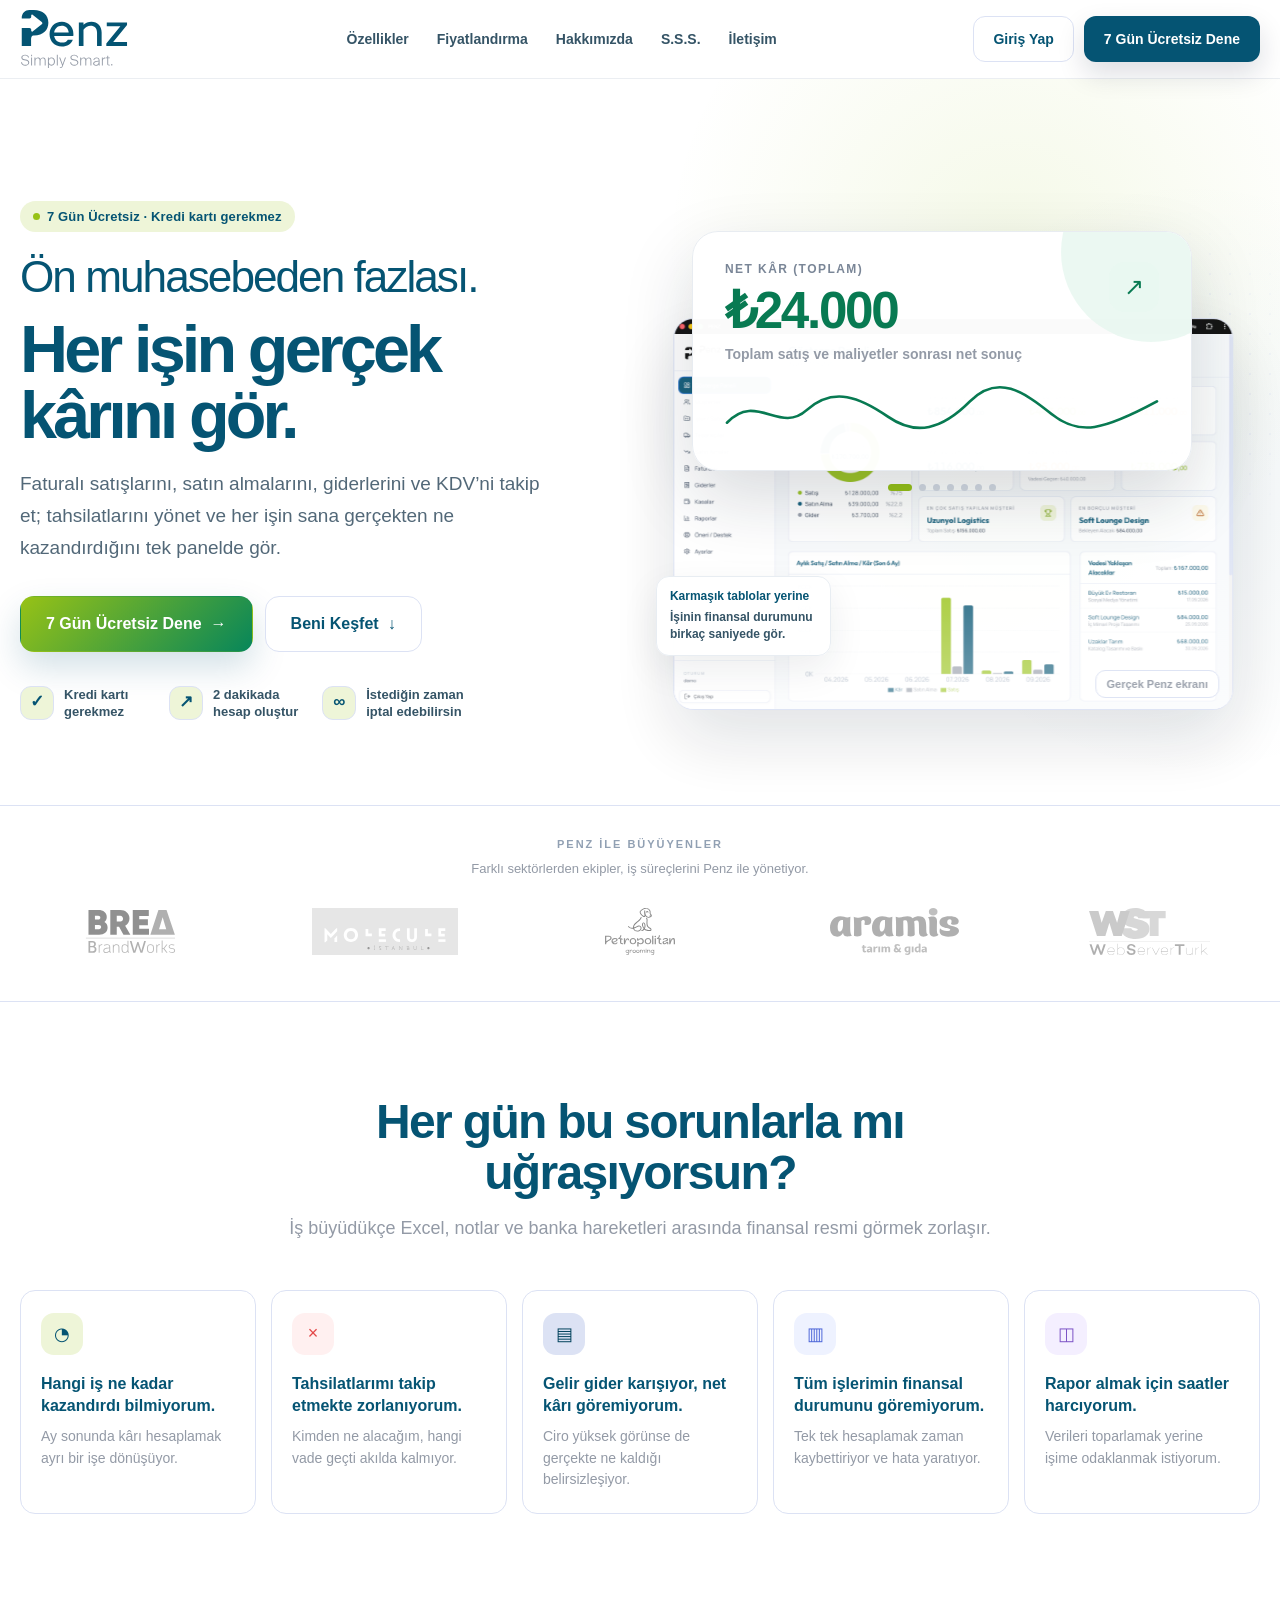
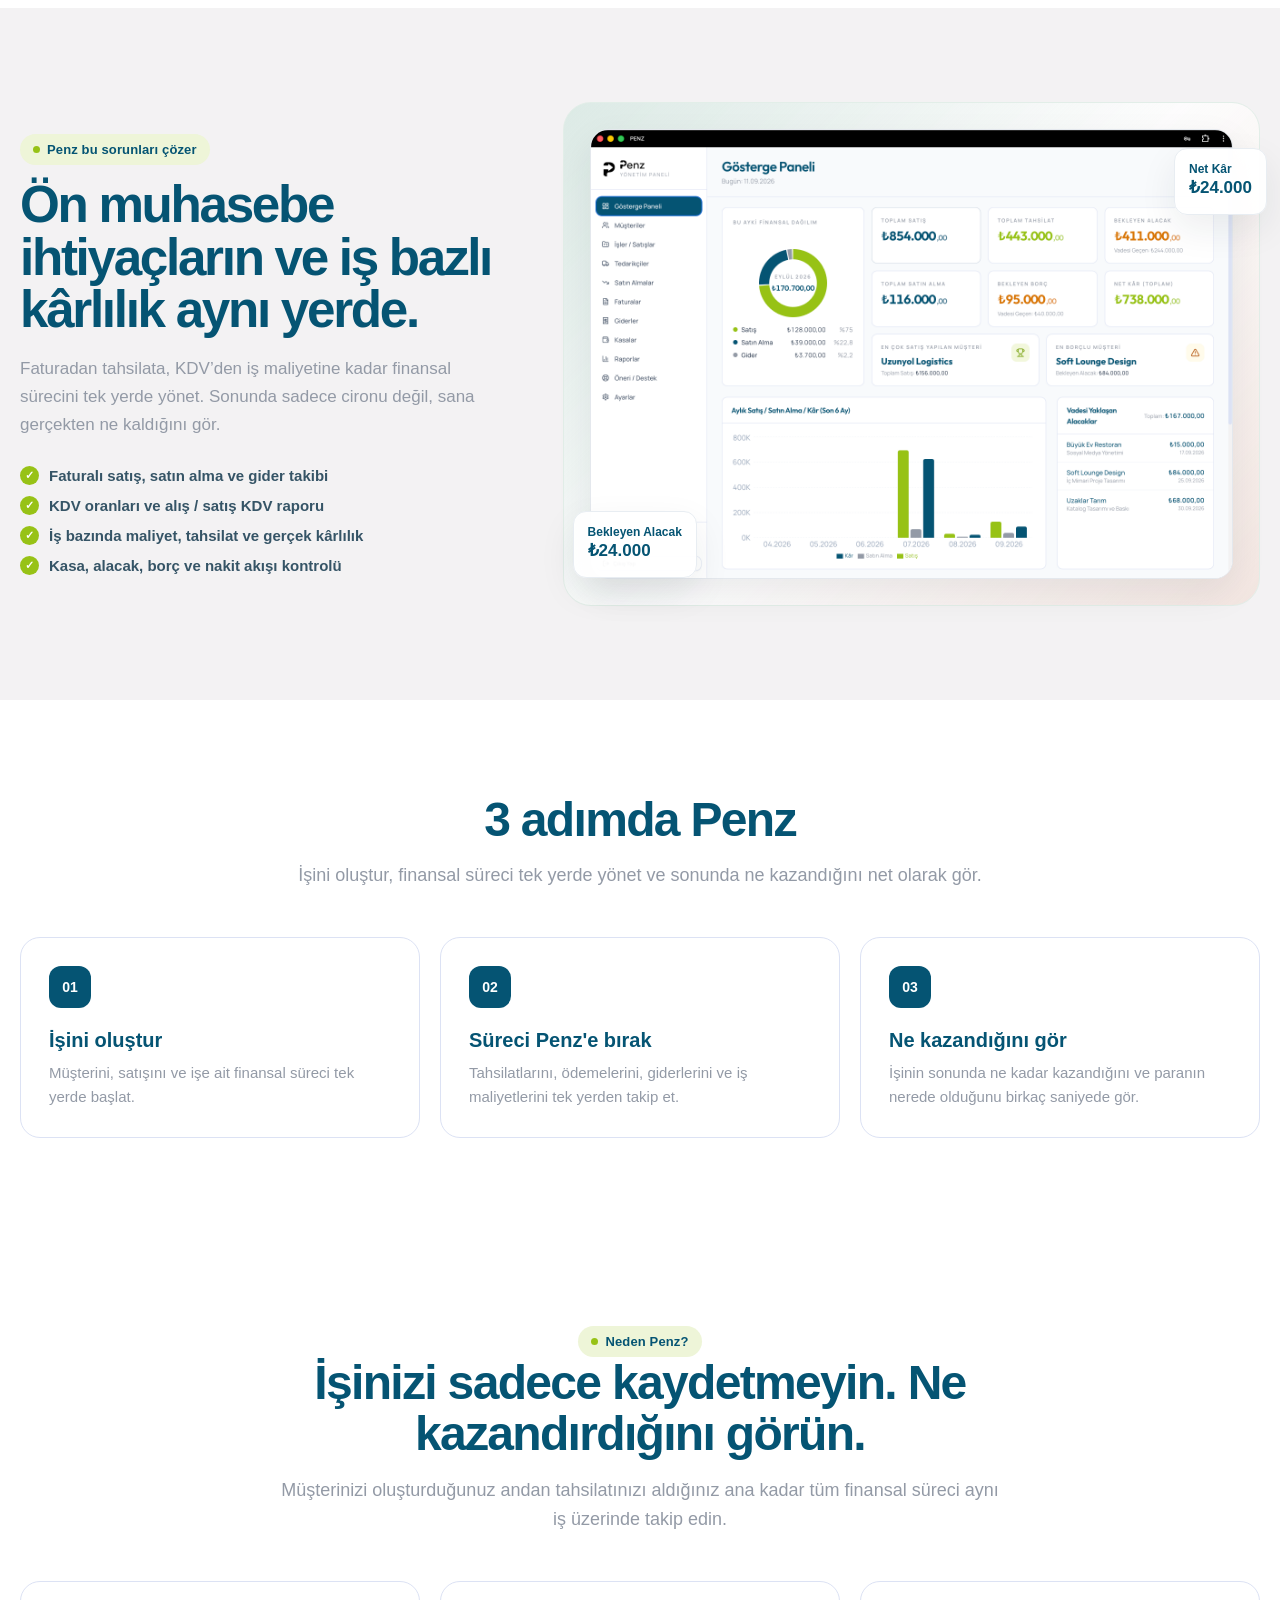
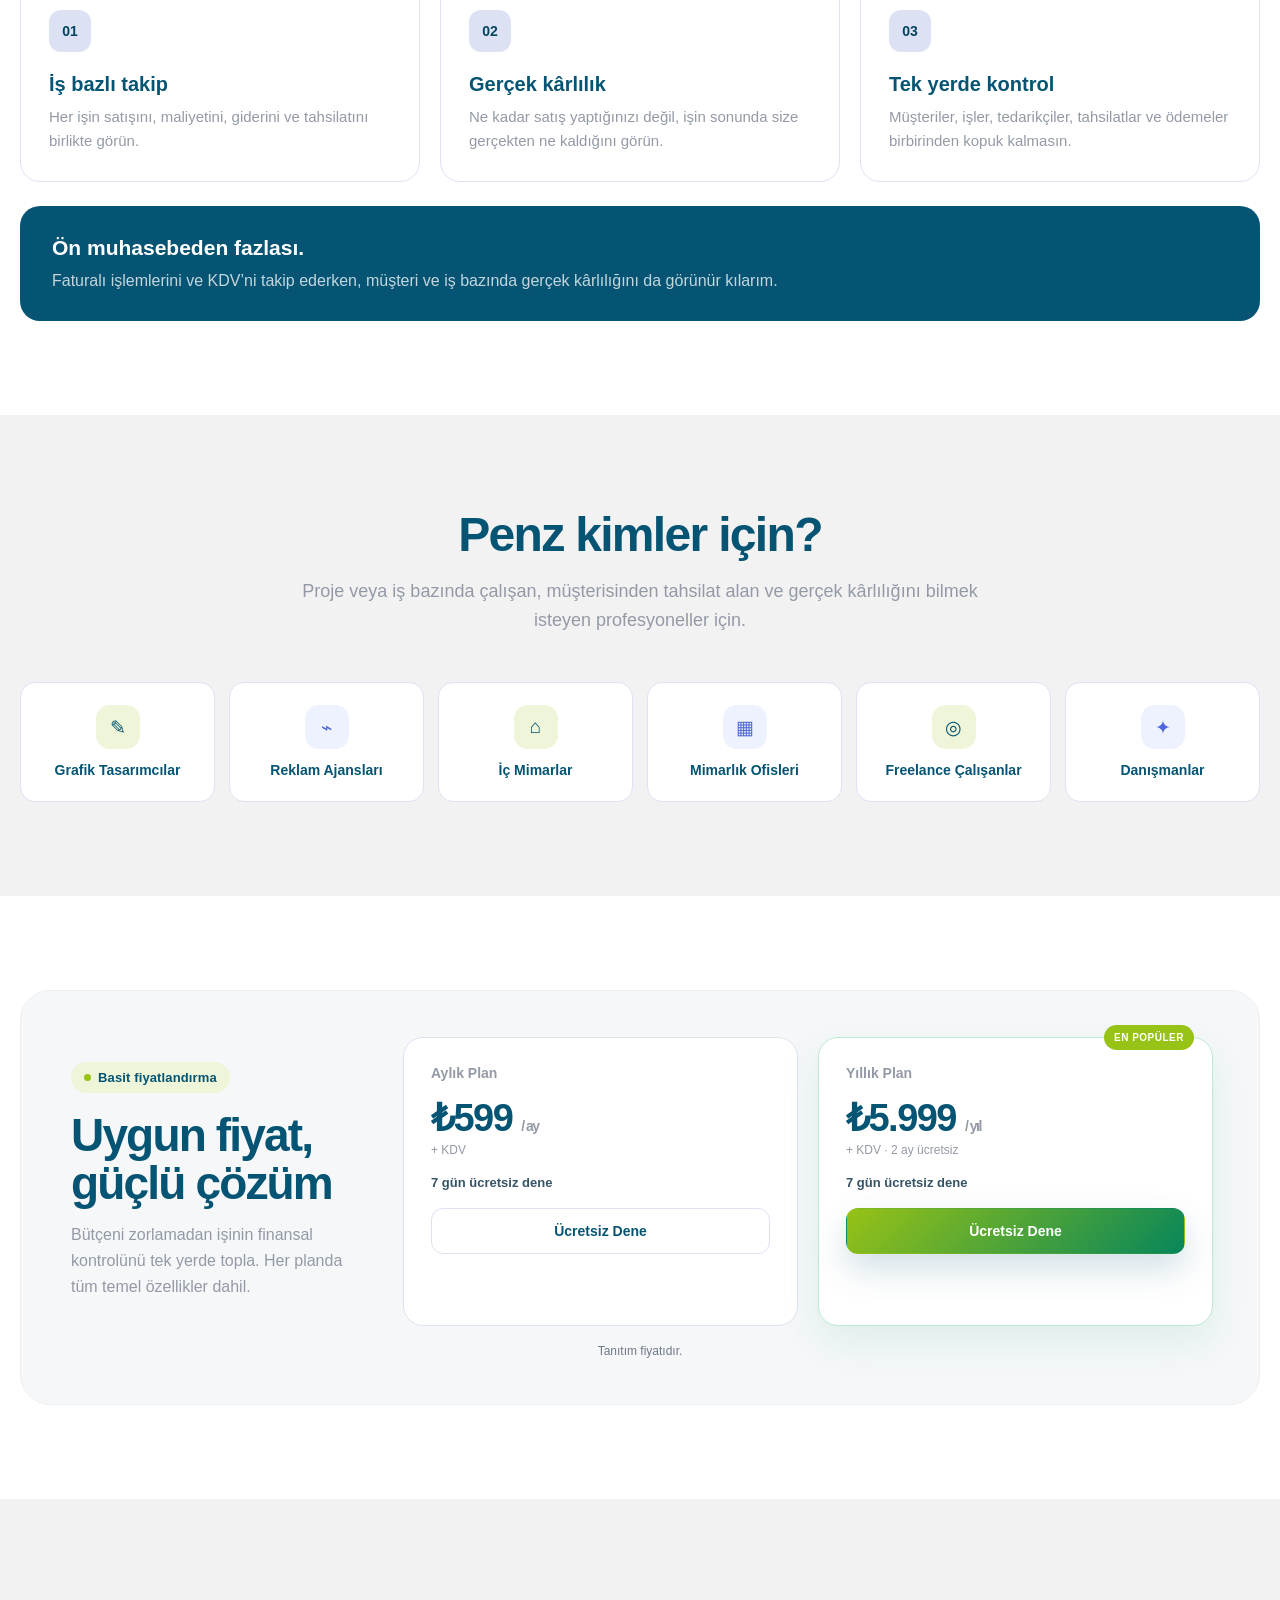
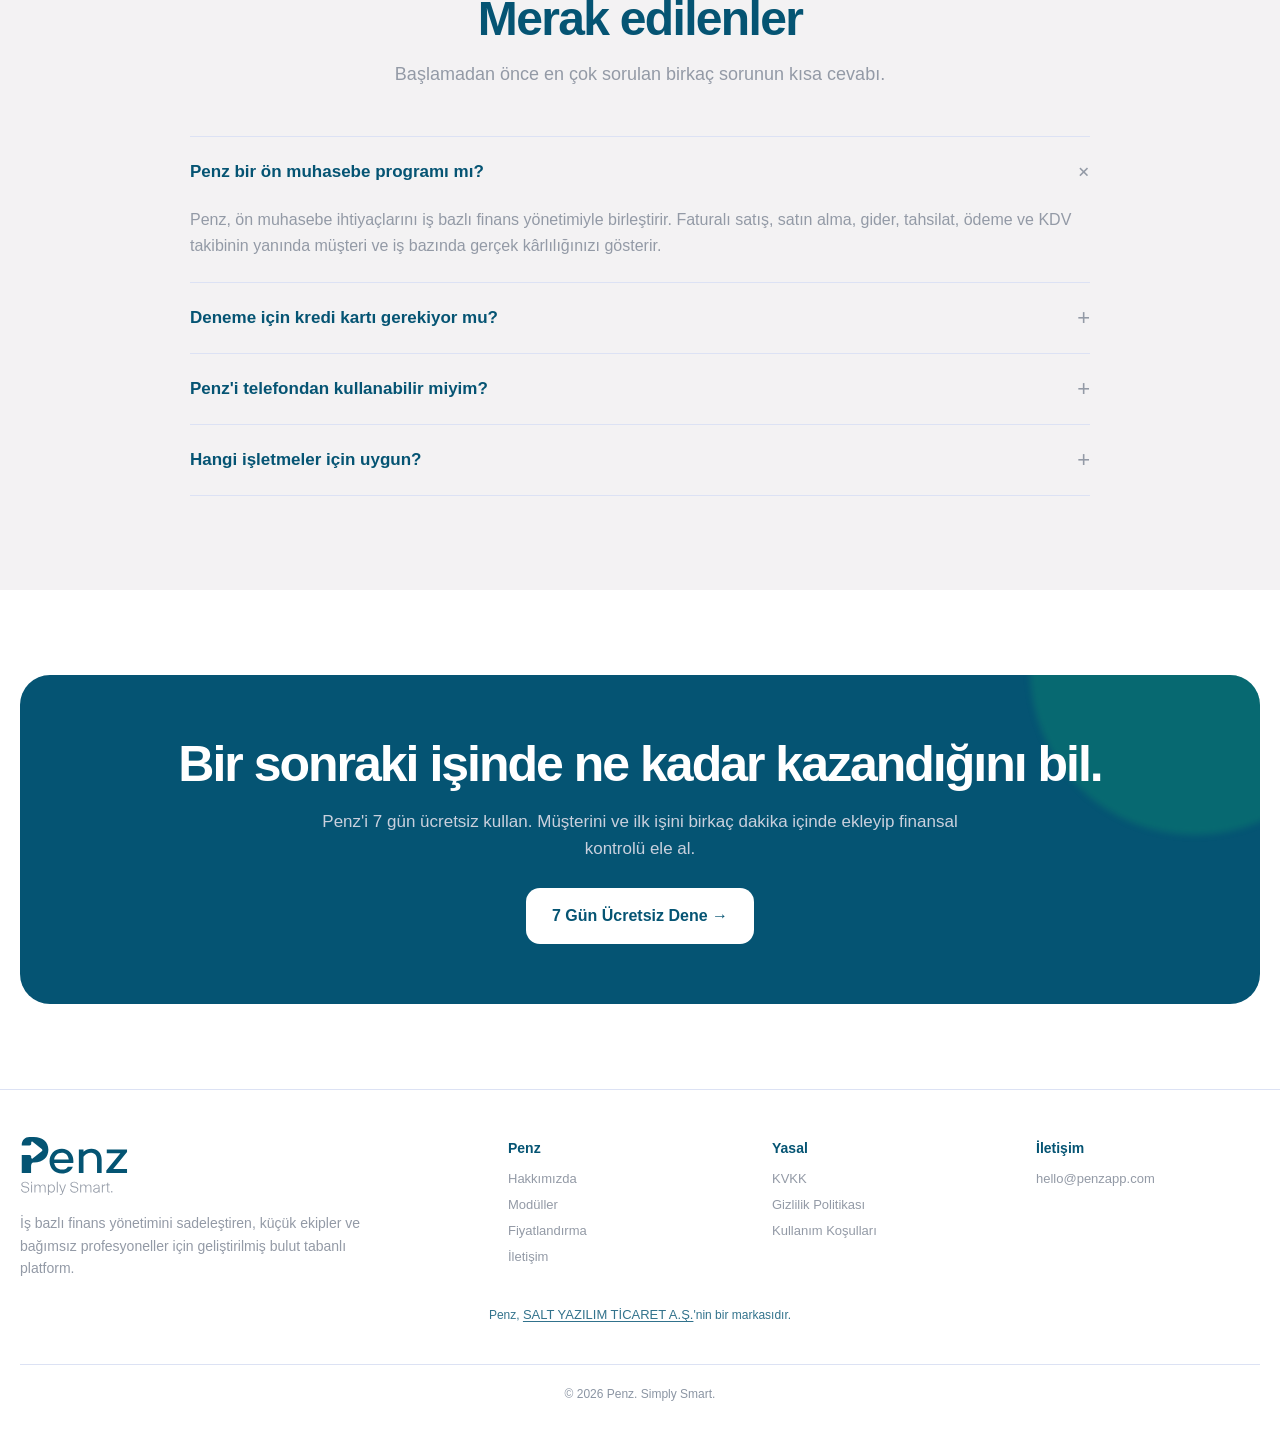
<file: index.html>
<!DOCTYPE html>

<html lang="tr">
<head>
<!-- Yandex.Metrika counter -->
<script type="text/javascript">
    (function(m,e,t,r,i,k,a){
        m[i]=m[i]||function(){(m[i].a=m[i].a||[]).push(arguments)};
        m[i].l=1*new Date();
        for (var j = 0; j < document.scripts.length; j++) {if (document.scripts[j].src === r) { return; }}
        k=e.createElement(t),a=e.getElementsByTagName(t)[0],k.async=1,k.src=r,a.parentNode.insertBefore(k,a)
    })(window, document,'script','https://mc.yandex.ru/metrika/tag.js?id=111467088', 'ym');

    ym(111467088, 'init', {ssr:true, webvisor:true, clickmap:true, ecommerce:"dataLayer", referrer: document.referrer, url: location.href, accurateTrackBounce:true, trackLinks:true});
</script>
<!-- /Yandex.Metrika counter -->
<!-- Google tag (gtag.js) -->
<script async="" src="https://www.googletagmanager.com/gtag/js?id=G-F95LWD4E8N"></script>
<script>
window.dataLayer = window.dataLayer || [];
function gtag(){dataLayer.push(arguments);}
gtag('js', new Date());
gtag('config', 'G-F95LWD4E8N');
</script>
<!-- Google tag (gtag.js) -->
<meta charset="utf-8"/>
<meta content="width=device-width, initial-scale=1" name="viewport"/>
<meta content="Penz ile faturalı satış, satın alma, gider, KDV, tahsilat ve iş bazlı gerçek kârlılığınızı tek panelde yönetin. 7 gün ücretsiz, kredi kartı gerekmez." name="description"/>
<link href="https://penzapp.com/" rel="canonical"/>
<meta content="website" property="og:type"/>
<meta content="https://penzapp.com/" property="og:url"/>
<meta content="Penz | Simply Smart" property="og:title"/>
<meta content="Penz ile faturalı satış, satın alma, gider, KDV, tahsilat ve iş bazlı gerçek kârlılığınızı tek panelde yönetin. 7 gün ücretsiz, kredi kartı gerekmez." property="og:description"/>
<meta content="https://penzapp.com/images/social/penz-open-graph.jpg" property="og:image"/>
<meta content="summary_large_image" name="twitter:card"/>
<meta content="Penz | Simply Smart" name="twitter:title"/>
<meta content="Penz ile faturalı satış, satın alma, gider, KDV, tahsilat ve iş bazlı gerçek kârlılığınızı tek panelde yönetin. 7 gün ücretsiz, kredi kartı gerekmez." name="twitter:description"/>
<meta content="https://penzapp.com/images/social/penz-open-graph.jpg" name="twitter:image"/>
<title>Penz | Simply Smart</title>
<link href="assets/css/index.css" rel="stylesheet"/><link href="site.webmanifest" rel="manifest"/><link href="assets/favicon/favicon.svg" rel="icon" type="image/svg+xml"/><link href="assets/favicon/favicon.ico" rel="icon" sizes="any"/><link href="assets/favicon/favicon-32x32.png" rel="icon" sizes="32x32" type="image/png"/><link href="assets/favicon/favicon-16x16.png" rel="icon" sizes="16x16" type="image/png"/><link href="assets/favicon/apple-touch-icon.png" rel="apple-touch-icon" sizes="180x180"/><meta content="#ffffff" name="theme-color"/>
<!-- Meta Pixel Code -->
<script>
!function(f,b,e,v,n,t,s)
{if(f.fbq)return;n=f.fbq=function(){n.callMethod?
n.callMethod.apply(n,arguments):n.queue.push(arguments)};
if(!f._fbq)f._fbq=n;n.push=n;n.loaded=!0;n.version='2.0';
n.queue=[];t=b.createElement(e);t.async=!0;
t.src=v;s=b.getElementsByTagName(e)[0];
s.parentNode.insertBefore(t,s)}(window, document,'script',
'https://connect.facebook.net/en_US/fbevents.js');
fbq('init', '2030051017618303');
fbq('track', 'PageView');
</script>
<noscript><img height="1" src="https://www.facebook.com/tr?id=2030051017618303&amp;ev=PageView&amp;noscript=1" style="display:none" width="1"/></noscript>
<!-- End Meta Pixel Code -->
</head>
<body>
<!-- Yandex.Metrika counter (noscript) -->
<noscript><div><img alt="" src="https://mc.yandex.ru/watch/111467088" style="position:absolute; left:-9999px;"/></div></noscript>
<!-- /Yandex.Metrika counter (noscript) -->
<header class="site-header">
<div class="container nav" id="mainNav">
<a aria-label="Penz ana sayfa" class="brand" href="#top">
<img alt="Penz" class="brand-logo" src="images/brand/penz-logo.svg"/>
</a>
<nav aria-label="Ana menü" class="nav-links"><a href="service.html">Özellikler</a><a href="pricing.html">Fiyatlandırma</a><a href="about.html">Hakkımızda</a><a href="faqs.html">S.S.S.</a><a href="contact.html">İletişim</a></nav>
<div class="nav-actions">
<a class="btn btn-outline" href="https://app.penzapp.com/login" rel="noopener" target="_blank">Giriş Yap</a>
<a class="btn btn-dark" href="https://app.penzapp.com/register" rel="noopener" target="_blank">7 Gün Ücretsiz Dene</a>
<button aria-expanded="false" aria-label="Menüyü aç" class="menu-btn" id="menuBtn">☰</button>
</div>
</div>
</header>
<main id="top">
<section class="hero">
<div class="container hero-grid">
<div class="hero-copy">
<span class="eyebrow">7 Gün Ücretsiz · Kredi kartı gerekmez</span>
<h1><span class="hero-kicker">Ön muhasebeden fazlası.</span><span class="hero-main">Her işin gerçek kârını gör.</span></h1>
<p class="hero-lead">Faturalı satışlarını, satın almalarını, giderlerini ve KDV’ni takip et; tahsilatlarını yönet ve her işin sana gerçekten ne kazandırdığını tek panelde gör.</p>
<div class="hero-actions">
<a class="btn btn-green btn-lg" href="https://app.penzapp.com/register" rel="noopener" target="_blank">7 Gün Ücretsiz Dene <span aria-hidden="true">→</span></a>
<a class="btn btn-outline btn-lg" href="#nasil">Beni Keşfet <span aria-hidden="true">↓</span></a>
</div>
<div aria-label="Deneme avantajları" class="trust-row">
<div class="trust-item"><span class="trust-icon">✓</span><span>Kredi kartı<br/>gerekmez</span></div>
<div class="trust-item"><span class="trust-icon">↗</span><span>2 dakikada<br/>hesap oluştur</span></div>
<div class="trust-item"><span class="trust-icon">∞</span><span>İstediğin zaman<br/>iptal edebilirsin</span></div>
</div>
</div>
<div aria-label="Penz gösterge paneli ve finansal KPI animasyonu" class="hero-stage">
<div class="kpi-shell">
<div class="kpi-card enter" id="kpiCard" style="--kpi-color:#087a52;--kpi-soft:#e9f8f1">
<div class="kpi-top">
<div>
<div class="kpi-label" id="kpiLabel">Net Kâr (Toplam)</div>
<div class="kpi-value" id="kpiValue">₺24.000</div>
<div class="kpi-detail" id="kpiDetail">Toplam satış ve maliyetler sonrası net sonuç</div>
</div>
<div aria-hidden="true" class="kpi-icon" id="kpiIcon">↗</div>
</div>
<div aria-hidden="true" class="sparkline">
<svg preserveaspectratio="none" viewbox="0 0 420 60"><path d="M2,40 C30,8 53,52 79,27 S131,14 158,34 S210,47 237,18 S289,8 316,31 S366,48 418,18" id="sparkPath"></path></svg>
</div>
</div>
<div aria-label="KPI seçimi" class="kpi-nav" id="kpiNav"></div>
</div>
<div aria-label="Penz gerçek gösterge paneli görüntüsü" class="dashboard-preview">
<img alt="Penz gösterge panelinde satış, tahsilat, bekleyen alacak, net kâr ve aylık finansal dağılım ekranı" src="images/ui/penz-gosterge-panelinde-satis-tahsilat-bekleyen-alacak-net-k.png"/>
<span class="preview-caption">Gerçek Penz ekranı</span>
</div>
<div class="stage-note"><strong>Karmaşık tablolar yerine</strong>İşinin finansal durumunu birkaç saniyede gör.</div>
</div>
</div>
</section>
<section aria-label="Penz kullanan markalar" class="social-proof">
<div class="container">
<div class="proof-label">Penz ile büyüyenler</div>
<p class="proof-copy">Farklı sektörlerden ekipler, iş süreçlerini Penz ile yönetiyor.</p>
<div aria-label="Penz kullanan markalar" class="logo-row">
<div class="client-logo"><img alt="Brea Brand Works" loading="lazy" src="images/logos/brea-brand-works.svg"/></div>
<div class="client-logo"><img alt="Molecule" loading="lazy" src="images/logos/molecule.svg"/></div>
<div class="client-logo"><img alt="Petropolitan" loading="lazy" src="images/logos/petropolitan.svg"/></div>
<div class="client-logo"><img alt="Aramis" loading="lazy" src="images/logos/aramis.svg"/></div>
<div class="client-logo"><img alt="WST" loading="lazy" src="images/logos/wst.svg"/></div>
</div>
</div>
</section>
<section class="section" id="problemler">
<div class="container">
<div class="section-head">
<h2>Her gün bu <span class="accent">sorunlarla</span> mı uğraşıyorsun?</h2>
<p>İş büyüdükçe Excel, notlar ve banka hareketleri arasında finansal resmi görmek zorlaşır.</p>
</div>
<div class="problem-grid">
<article class="problem-card">
<div class="problem-icon">◔</div>
<h3>Hangi iş ne kadar kazandırdı bilmiyorum.</h3>
<p>Ay sonunda kârı hesaplamak ayrı bir işe dönüşüyor.</p>
</article>
<article class="problem-card">
<div class="problem-icon">×</div>
<h3>Tahsilatlarımı takip etmekte zorlanıyorum.</h3>
<p>Kimden ne alacağım, hangi vade geçti akılda kalmıyor.</p>
</article>
<article class="problem-card">
<div class="problem-icon">▤</div>
<h3>Gelir gider karışıyor, net kârı göremiyorum.</h3>
<p>Ciro yüksek görünse de gerçekte ne kaldığı belirsizleşiyor.</p>
</article>
<article class="problem-card">
<div class="problem-icon">▥</div>
<h3>Tüm işlerimin finansal durumunu göremiyorum.</h3>
<p>Tek tek hesaplamak zaman kaybettiriyor ve hata yaratıyor.</p>
</article>
<article class="problem-card">
<div class="problem-icon">◫</div>
<h3>Rapor almak için saatler harcıyorum.</h3>
<p>Verileri toparlamak yerine işime odaklanmak istiyorum.</p>
</article>
</div>
</div>
</section>
<section class="section section-soft" id="cozum">
<div class="container solution-grid">
<div class="solution-copy">
<span class="eyebrow">Penz bu sorunları çözer</span>
<h2>Ön muhasebe ihtiyaçların ve <span class="green">iş bazlı kârlılık</span> aynı yerde.</h2>
<p>Faturadan tahsilata, KDV’den iş maliyetine kadar finansal sürecini tek yerde yönet. Sonunda sadece cironu değil, sana gerçekten ne kaldığını gör.</p>
<ul class="check-list">
<li>Faturalı satış, satın alma ve gider takibi</li>
<li>KDV oranları ve alış / satış KDV raporu</li>
<li>İş bazında maliyet, tahsilat ve gerçek kârlılık</li>
<li>Kasa, alacak, borç ve nakit akışı kontrolü</li>
</ul>
</div>
<div class="product-frame">
<div class="product-shot">
<img alt="Penz finans yönetimi gösterge paneli" src="images/ui/penz-gosterge-panelinde-satis-tahsilat-bekleyen-alacak-net-k.png"/>
</div>
<div class="float-chip chip-a"><span>Net Kâr</span><strong class="green">₺24.000</strong></div>
<div class="float-chip chip-b"><span>Bekleyen Alacak</span><strong class="accent">₺24.000</strong></div>
</div>
</div>
</section>
<section class="section" id="nasil">
<div class="container">
<div class="section-head">
<h2>3 adımda Penz</h2>
<p>İşini oluştur, finansal süreci tek yerde yönet ve sonunda ne kazandığını net olarak gör.</p>
</div>
<div class="steps">
<article class="step"><span class="step-no">01</span><h3>İşini oluştur</h3><p>Müşterini, satışını ve işe ait finansal süreci tek yerde başlat.</p></article>
<article class="step"><span class="step-no">02</span><h3>Süreci Penz'e bırak</h3><p>Tahsilatlarını, ödemelerini, giderlerini ve iş maliyetlerini tek yerden takip et.</p></article>
<article class="step"><span class="step-no">03</span><h3>Ne kazandığını gör</h3><p>İşinin sonunda ne kadar kazandığını ve paranın nerede olduğunu birkaç saniyede gör.</p></article>
</div>
</div>
</section>
<section class="section" id="neden-penz">
<div class="container">
<div class="section-head">
<span class="eyebrow">Neden Penz?</span>
<h2>İşinizi sadece kaydetmeyin. <span class="accent">Ne kazandırdığını görün.</span></h2>
<p>Müşterinizi oluşturduğunuz andan tahsilatınızı aldığınız ana kadar tüm finansal süreci aynı iş üzerinde takip edin.</p>
</div>
<div class="why-grid">
<article class="why-card"><span class="why-no">01</span><h3>İş bazlı takip</h3><p>Her işin satışını, maliyetini, giderini ve tahsilatını birlikte görün.</p></article>
<article class="why-card"><span class="why-no">02</span><h3>Gerçek kârlılık</h3><p>Ne kadar satış yaptığınızı değil, işin sonunda size gerçekten ne kaldığını görün.</p></article>
<article class="why-card"><span class="why-no">03</span><h3>Tek yerde kontrol</h3><p>Müşteriler, işler, tedarikçiler, tahsilatlar ve ödemeler birbirinden kopuk kalmasın.</p></article>
</div>
<div class="penz-voice"><strong>Ön muhasebeden fazlası.</strong><span>Faturalı işlemlerini ve KDV’ni takip ederken, müşteri ve iş bazında gerçek kârlılığını da görünür kılarım.</span></div>
</div>
</section>
<section class="section section-soft" id="kimler">
<div class="container">
<div class="section-head">
<h2>Penz kimler için?</h2>
<p>Proje veya iş bazında çalışan, müşterisinden tahsilat alan ve gerçek kârlılığını bilmek isteyen profesyoneller için.</p>
</div>
<div class="audience-grid">
<div class="audience-card"><span>✎</span><strong>Grafik Tasarımcılar</strong></div>
<div class="audience-card"><span>⌁</span><strong>Reklam Ajansları</strong></div>
<div class="audience-card"><span>⌂</span><strong>İç Mimarlar</strong></div>
<div class="audience-card"><span>▦</span><strong>Mimarlık Ofisleri</strong></div>
<div class="audience-card"><span>◎</span><strong>Freelance Çalışanlar</strong></div>
<div class="audience-card"><span>✦</span><strong>Danışmanlar</strong></div>
</div>
</div>
</section>
<section class="section" id="fiyat">
<div class="container pricing-wrap">
<div class="pricing-grid">
<div class="pricing-intro">
<span class="eyebrow">Basit fiyatlandırma</span>
<h2 style="margin-top:18px">Uygun fiyat, güçlü çözüm</h2>
<p>Bütçeni zorlamadan işinin finansal kontrolünü tek yerde topla. Her planda tüm temel özellikler dahil.</p>
</div>
<article class="price-card">
<h3>Aylık Plan</h3>
<div class="price">₺599 <small>/ ay</small></div>
<div class="vat">+ KDV</div>
<div class="trial">7 gün ücretsiz dene</div>
<a class="btn btn-outline" href="https://app.penzapp.com/register" rel="noopener" target="_blank">Ücretsiz Dene</a>
</article>
<article class="price-card featured">
<span class="popular">En Popüler</span>
<h3>Yıllık Plan</h3>
<div class="price">₺5.999 <small>/ yıl</small></div>
<div class="vat">+ KDV · 2 ay ücretsiz</div>
<div class="trial">7 gün ücretsiz dene</div>
<a class="btn btn-green" href="https://app.penzapp.com/register" rel="noopener" target="_blank">Ücretsiz Dene</a>
</article>
</div>
<div class="pricing-note">Tanıtım fiyatıdır.</div>
</div>
</section>
<section class="section section-soft" id="sss">
<div class="container">
<div class="section-head"><h2>Merak edilenler</h2><p>Başlamadan önce en çok sorulan birkaç sorunun kısa cevabı.</p></div>
<div class="faq">
<div class="faq-item open">
<button class="faq-btn" type="button"><span>Penz bir ön muhasebe programı mı?</span><span>+</span></button>
<div class="faq-answer"><p>Penz, ön muhasebe ihtiyaçlarını iş bazlı finans yönetimiyle birleştirir. Faturalı satış, satın alma, gider, tahsilat, ödeme ve KDV takibinin yanında müşteri ve iş bazında gerçek kârlılığınızı gösterir.</p></div>
</div>
<div class="faq-item">
<button class="faq-btn" type="button"><span>Deneme için kredi kartı gerekiyor mu?</span><span>+</span></button>
<div class="faq-answer"><p>Hayır. 7 günlük ücretsiz denemeyi kredi kartı bilgisi girmeden başlatabilirsin.</p></div>
</div>
<div class="faq-item">
<button class="faq-btn" type="button"><span>Penz'i telefondan kullanabilir miyim?</span><span>+</span></button>
<div class="faq-answer"><p>Evet. Penz bulut tabanlıdır; desteklenen tarayıcılarda bilgisayar, tablet ve telefondan erişebilirsin.</p></div>
</div>
<div class="faq-item">
<button class="faq-btn" type="button"><span>Hangi işletmeler için uygun?</span><span>+</span></button>
<div class="faq-answer"><p>Özellikle proje veya hizmet bazında çalışan freelancerlar, ajanslar, tasarımcılar, mimarlar ve danışmanlar için tasarlanmıştır.</p></div>
</div>
</div>
</div>
</section>
<section class="final-cta">
<div class="container">
<div class="cta-panel">
<h2>Bir sonraki işinde ne kadar kazandığını bil.</h2>
<p>Penz'i 7 gün ücretsiz kullan. Müşterini ve ilk işini birkaç dakika içinde ekleyip finansal kontrolü ele al.</p>
<a class="btn btn-lg" href="https://app.penzapp.com/register" rel="noopener" target="_blank">7 Gün Ücretsiz Dene →</a>
</div>
</div>
</section>
</main>
<footer>
<div class="container">
<div class="footer-grid">
<div>
<a aria-label="Penz ana sayfa" class="brand" href="#top"><img alt="Penz" class="brand-logo" src="images/brand/penz-logo.svg"/></a>
<p class="footer-copy">İş bazlı finans yönetimini sadeleştiren, küçük ekipler ve bağımsız profesyoneller için geliştirilmiş bulut tabanlı platform.</p>
</div>
<div><h4>Penz</h4><ul><li><a href="about.html">Hakkımızda</a></li><li><a href="service.html">Modüller</a></li><li><a href="pricing.html">Fiyatlandırma</a></li><li><a href="contact.html">İletişim</a></li></ul></div>
<div><h4>Yasal</h4><ul><li><a href="kvkk.html">KVKK</a></li><li><a href="privacy.html">Gizlilik Politikası</a></li><li><a href="terms.html">Kullanım Koşulları</a></li></ul></div>
<div><h4>İletişim</h4><p>hello@penzapp.com</p></div>
</div>

<div class="penz-company-notice" style="margin:12px 0 8px; font-size:12px; line-height:1.6; text-align:center; opacity:.82;">Penz, <a href="https://www.saltyazilim.com/" target="_blank" rel="noopener noreferrer" style="color:inherit; text-decoration:underline; text-underline-offset:2px;">SALT YAZILIM TİCARET A.Ş.</a>'nin bir markasıdır.</div>
<div class="copyright">© <span id="year"></span> Penz. Simply Smart.</div>
</div>
</footer>
<script defer="True" src="assets/js/index.js"></script></body>
</html>
</file>
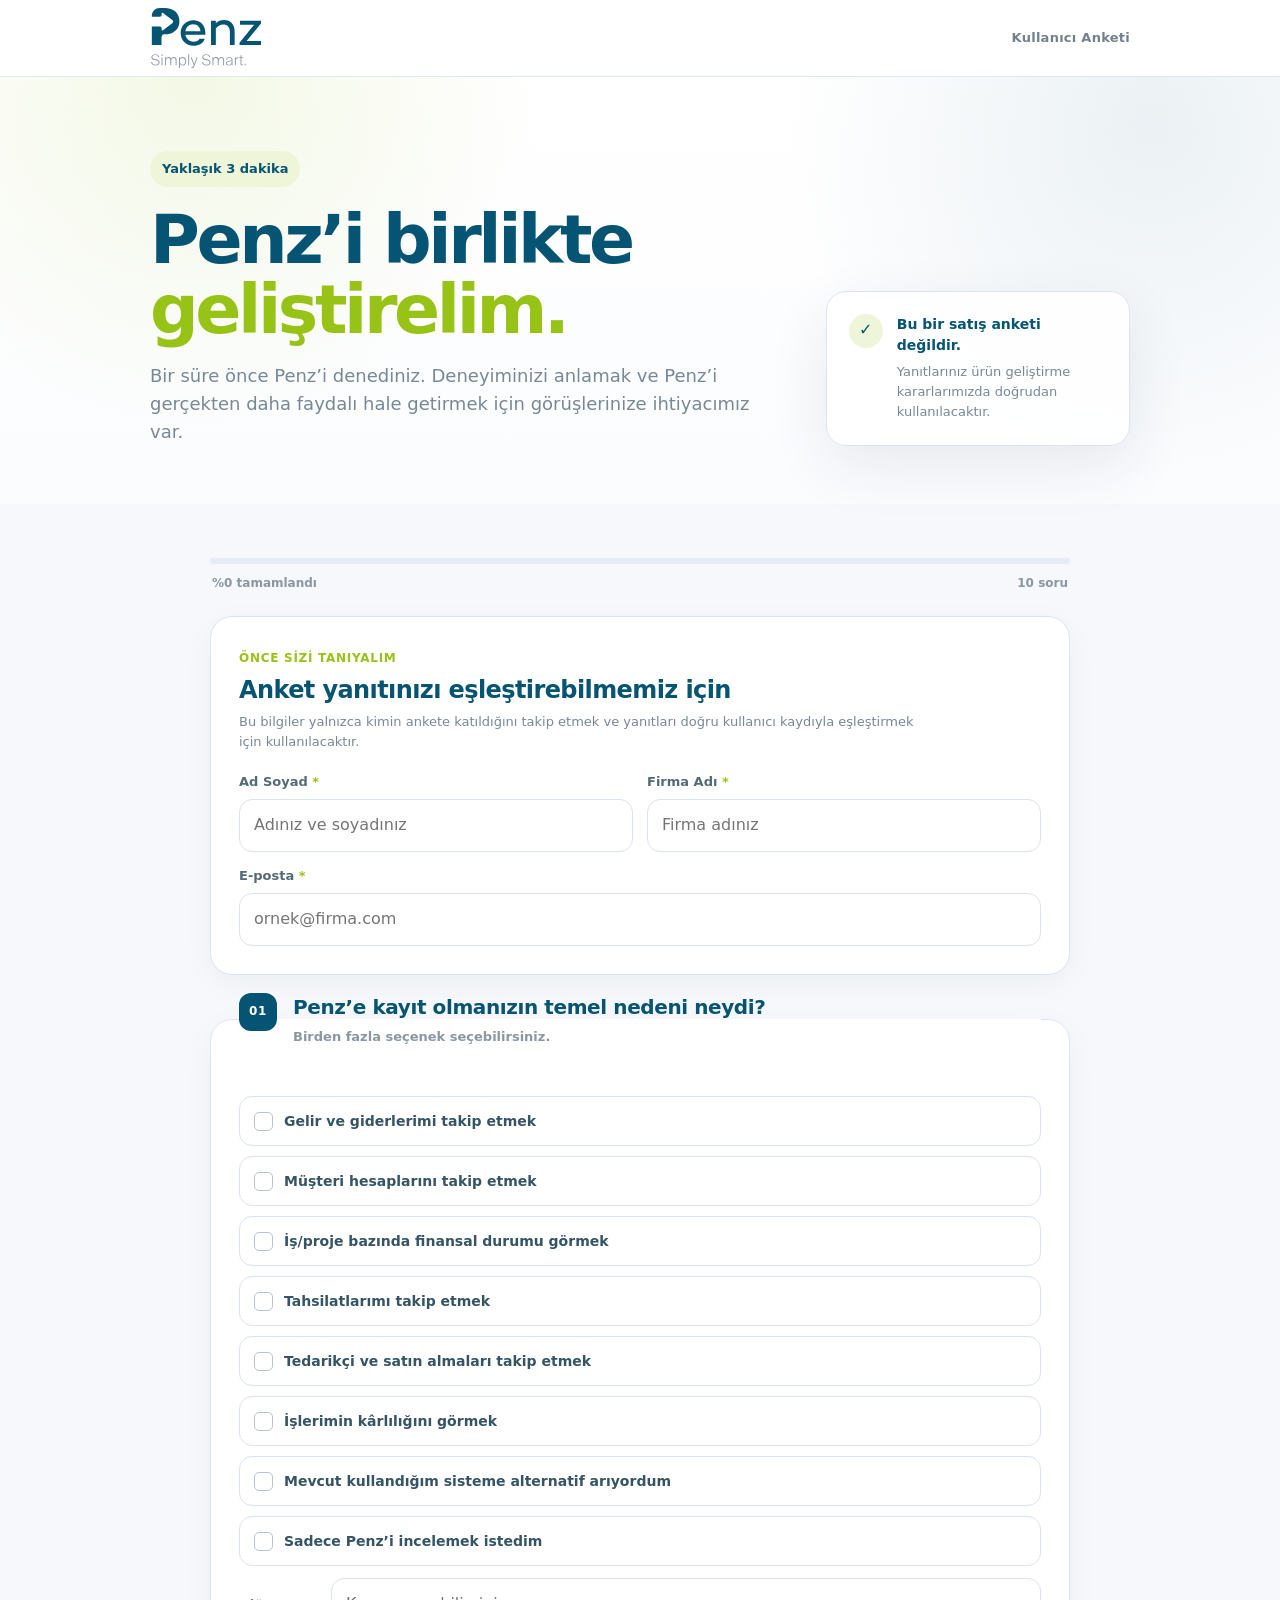
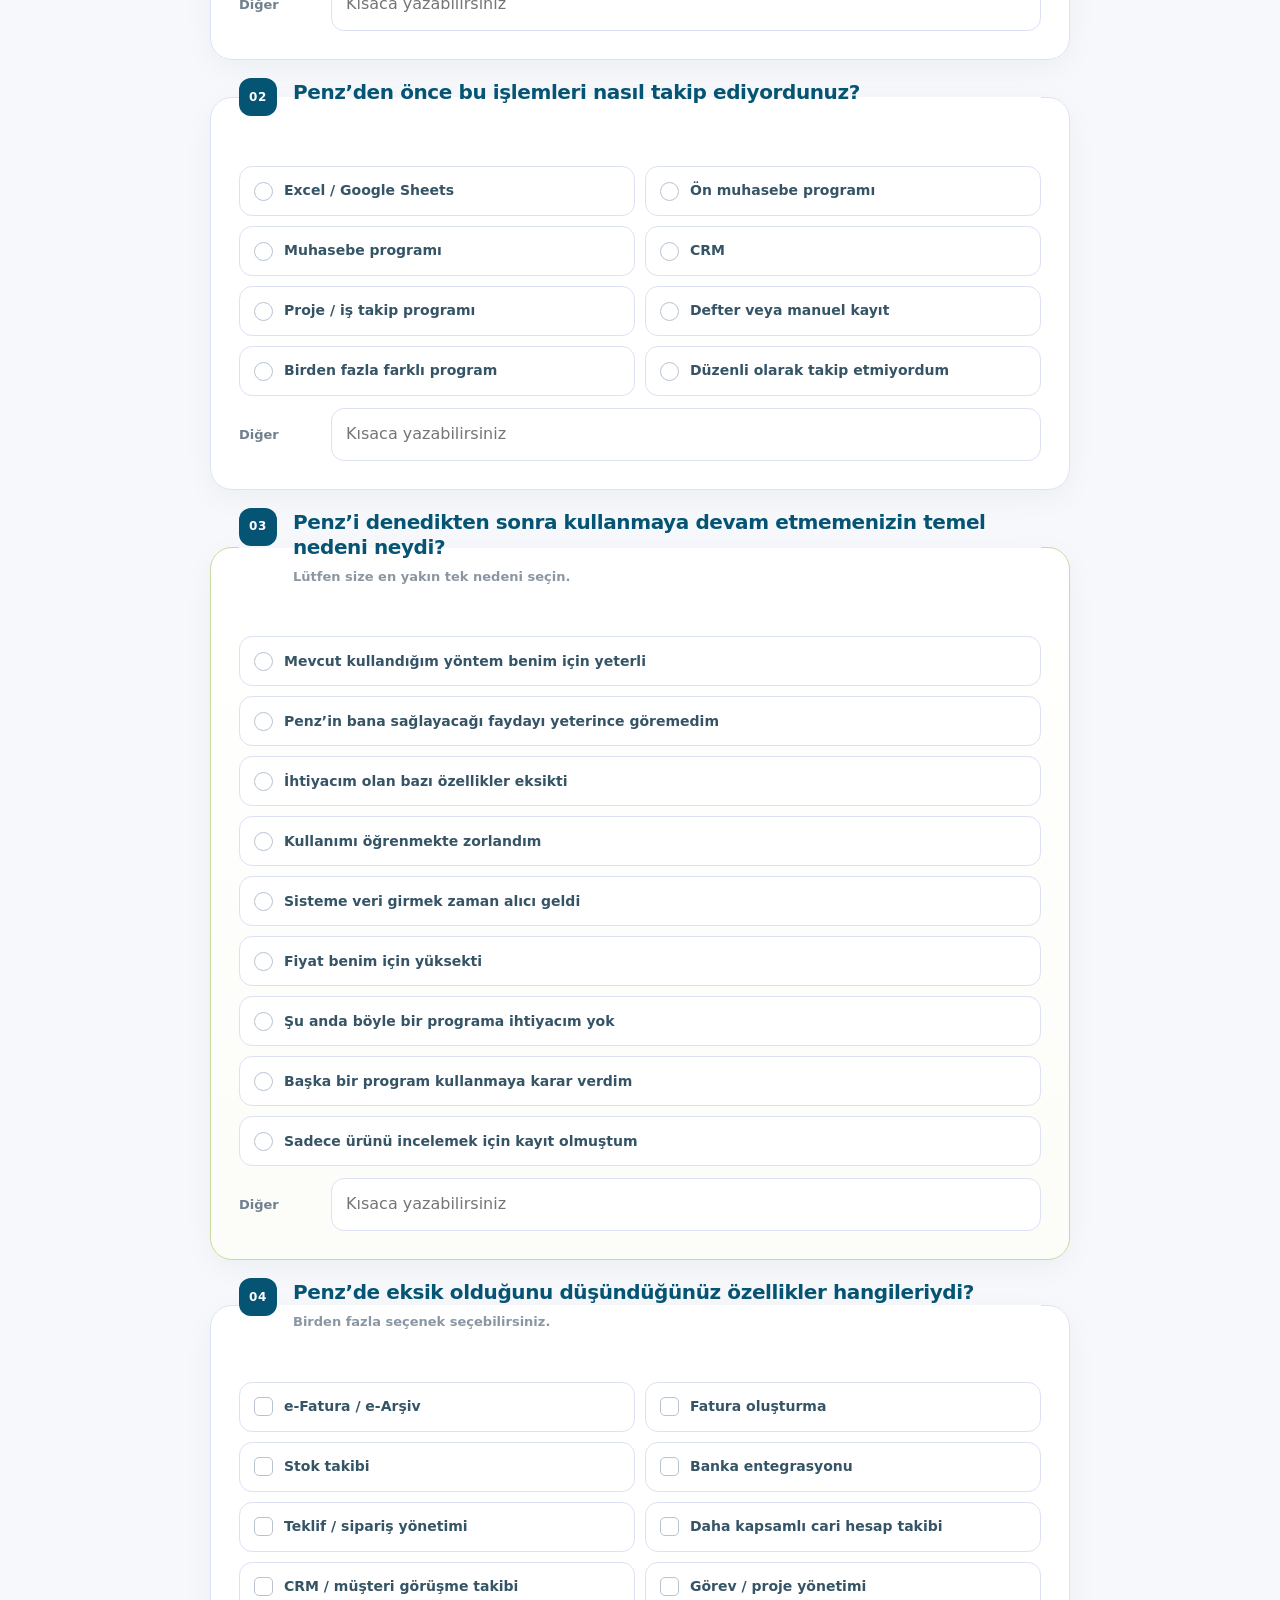
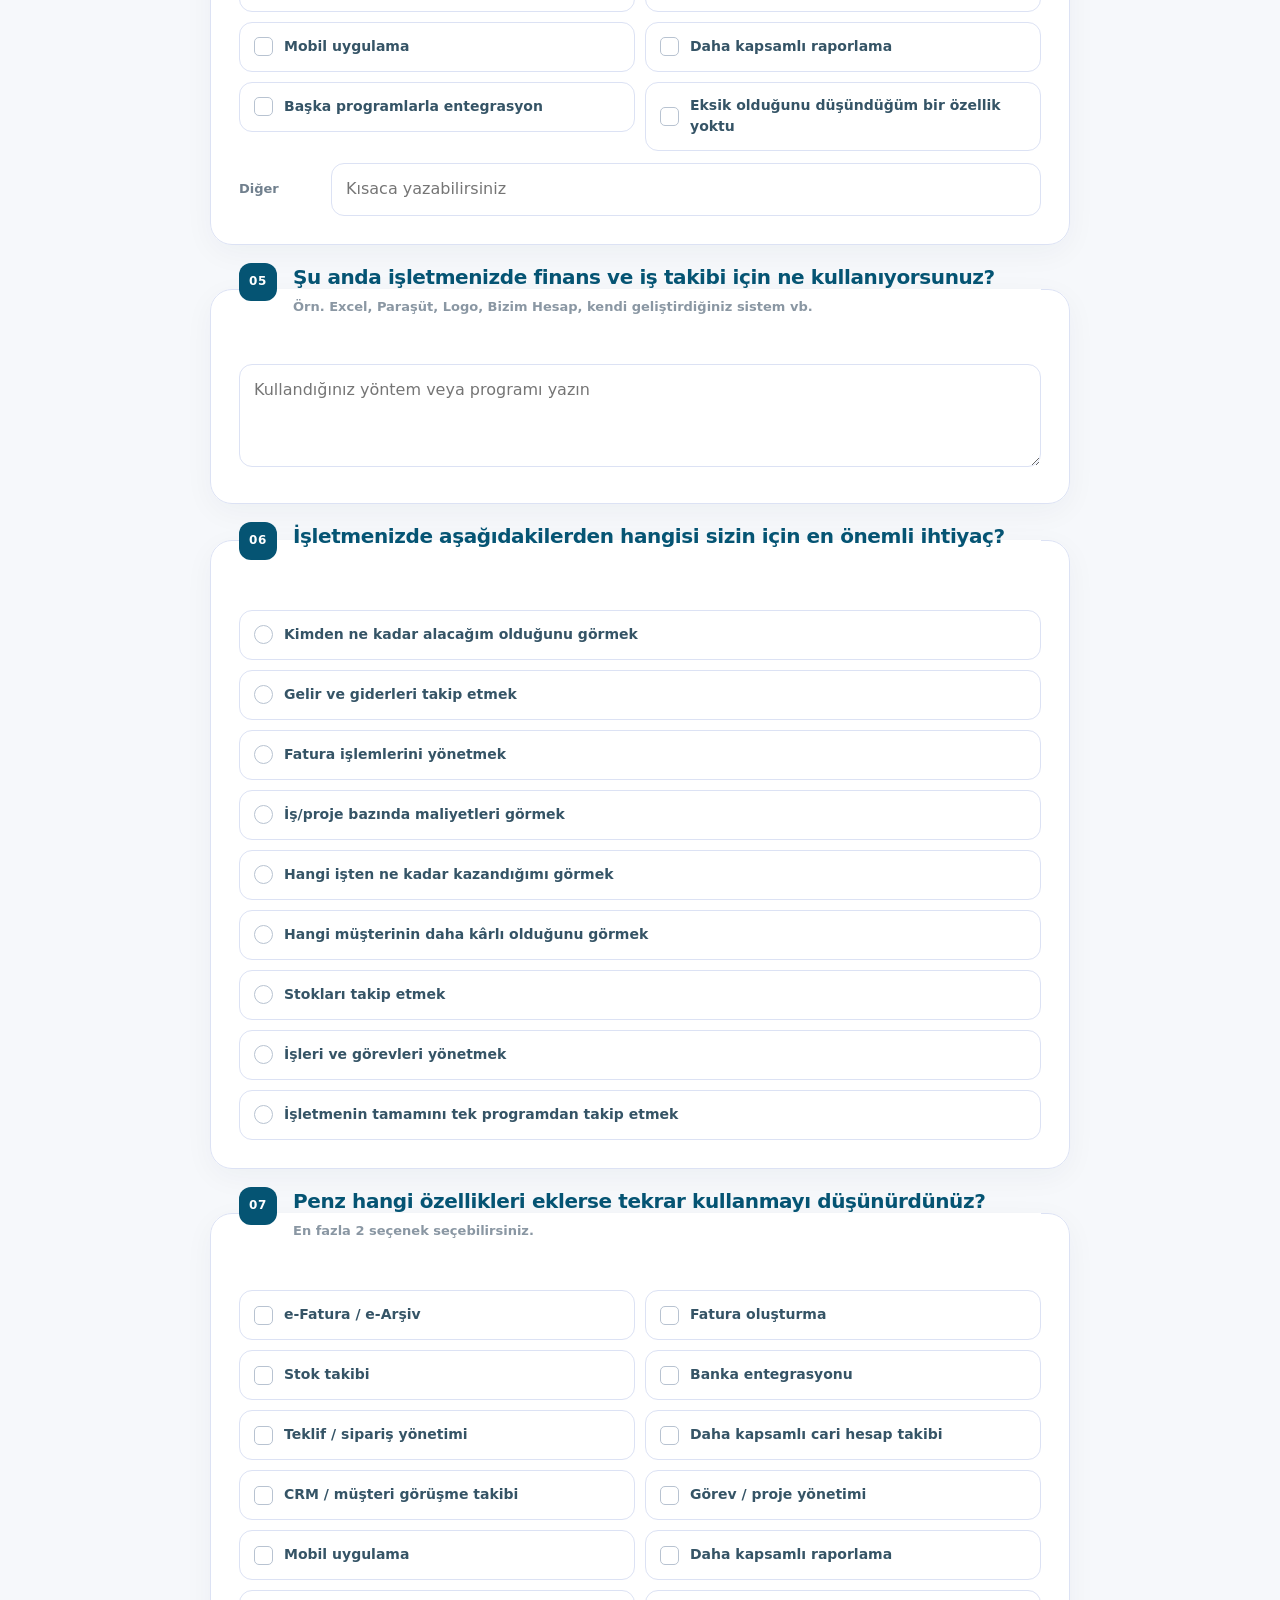
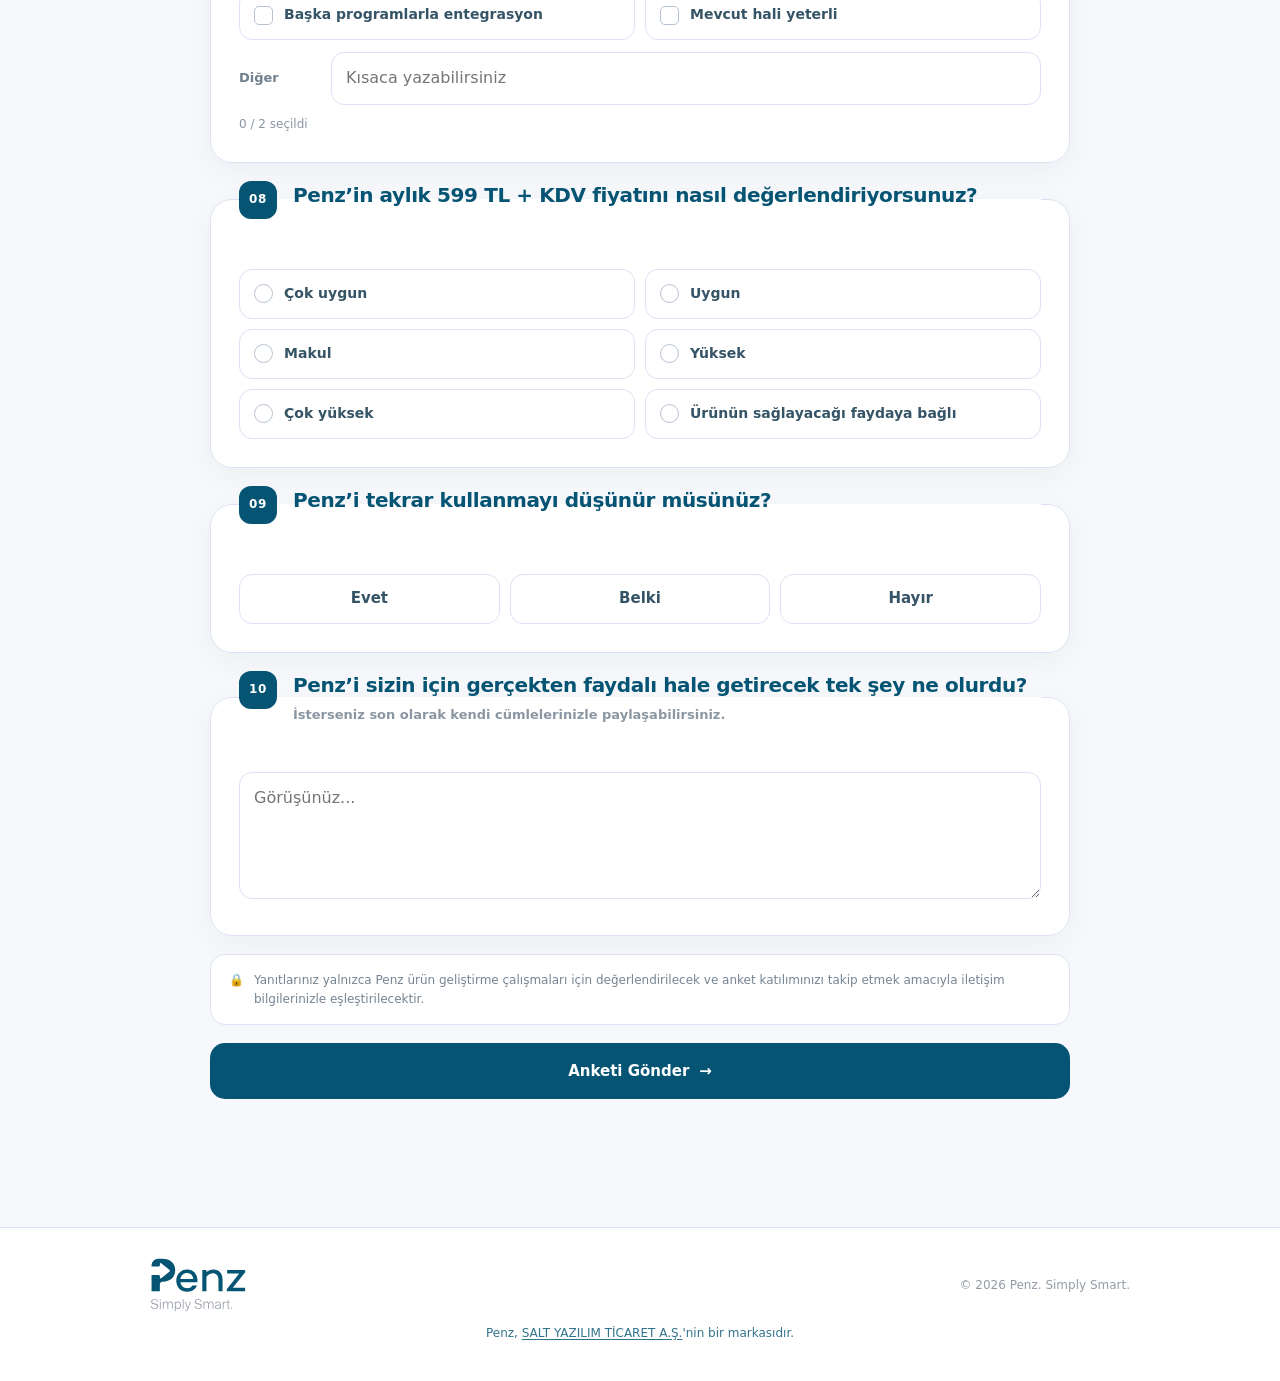
<file: kullanicianketi/index.html>
<!DOCTYPE html>
<html lang="tr">
<head>
<!-- Yandex.Metrika counter -->
<script type="text/javascript">
    (function(m,e,t,r,i,k,a){
        m[i]=m[i]||function(){(m[i].a=m[i].a||[]).push(arguments)};
        m[i].l=1*new Date();
        for (var j = 0; j < document.scripts.length; j++) {if (document.scripts[j].src === r) { return; }}
        k=e.createElement(t),a=e.getElementsByTagName(t)[0],k.async=1,k.src=r,a.parentNode.insertBefore(k,a)
    })(window, document,'script','https://mc.yandex.ru/metrika/tag.js?id=111467088', 'ym');

    ym(111467088, 'init', {ssr:true, webvisor:true, clickmap:true, ecommerce:"dataLayer", referrer: document.referrer, url: location.href, accurateTrackBounce:true, trackLinks:true});
</script>
<!-- /Yandex.Metrika counter -->
<!-- Google tag (gtag.js) -->
<script async src="https://www.googletagmanager.com/gtag/js?id=G-F95LWD4E8N"></script>
<script>
window.dataLayer = window.dataLayer || [];
function gtag(){dataLayer.push(arguments);}
gtag('js', new Date());
gtag('config', 'G-F95LWD4E8N');
</script>
<meta charset="utf-8"/>
<meta name="viewport" content="width=device-width, initial-scale=1"/>
<title>Penz | Kullanıcı Anketi</title>
<meta name="description" content="Penz kullanıcı deneyimi anketi."/>
<meta name="robots" content="noindex,nofollow"/>
<link rel="canonical" href="https://penzapp.com/kullanicianketi/"/>
<link rel="stylesheet" href="../assets/css/kullanicianketi.css"/>
<link rel="manifest" href="../site.webmanifest"/>
<link rel="icon" type="image/svg+xml" href="../assets/favicon/favicon.svg"/>
<link rel="icon" sizes="any" href="../assets/favicon/favicon.ico"/>
<link rel="icon" sizes="32x32" type="image/png" href="../assets/favicon/favicon-32x32.png"/>
<link rel="icon" sizes="16x16" type="image/png" href="../assets/favicon/favicon-16x16.png"/>
<link rel="apple-touch-icon" sizes="180x180" href="../assets/favicon/apple-touch-icon.png"/>
<meta name="theme-color" content="#ffffff"/>
</head>
<body>
<noscript><div><img alt="" src="https://mc.yandex.ru/watch/111467088" style="position:absolute;left:-9999px"/></div></noscript>
<header class="survey-header">
  <div class="container header-inner">
    <a class="brand" href="../index.html" aria-label="Penz ana sayfa"><img src="../images/brand/penz-logo.svg" alt="Penz"/></a>
    <span class="header-label">Kullanıcı Anketi</span>
  </div>
</header>

<main>
<section class="intro">
  <div class="container intro-grid">
    <div>
      <span class="eyebrow">Yaklaşık 3 dakika</span>
      <h1>Penz’i birlikte <span>geliştirelim.</span></h1>
      <p>Bir süre önce Penz’i denediniz. Deneyiminizi anlamak ve Penz’i gerçekten daha faydalı hale getirmek için görüşlerinize ihtiyacımız var.</p>
    </div>
    <div class="intro-note">
      <div class="note-icon">✓</div>
      <div><strong>Bu bir satış anketi değildir.</strong><p>Yanıtlarınız ürün geliştirme kararlarımızda doğrudan kullanılacaktır.</p></div>
    </div>
  </div>
</section>

<section class="survey-section">
  <div class="container survey-shell">
    <div class="survey-progress" aria-hidden="true"><span id="progressBar"></span></div>
    <div class="survey-meta"><span id="progressText">Başlamaya hazırsınız</span><span>10 soru</span></div>

    <form id="surveyForm" novalidate>
      <input type="hidden" id="respondentId" name="respondent_id" value=""/>
      <input type="hidden" id="surveySource" name="source" value=""/>

      <section class="identity-card" id="identityCard" aria-labelledby="identityTitle">
        <div class="identity-head">
          <span class="identity-kicker">Önce sizi tanıyalım</span>
          <h2 id="identityTitle">Anket yanıtınızı eşleştirebilmemiz için</h2>
          <p>Bu bilgiler yalnızca kimin ankete katıldığını takip etmek ve yanıtları doğru kullanıcı kaydıyla eşleştirmek için kullanılacaktır.</p>
        </div>
        <div class="identity-grid">
          <label class="identity-field"><span>Ad Soyad <b>*</b></span><input type="text" id="fullName" name="full_name" autocomplete="name" required placeholder="Adınız ve soyadınız"/></label>
          <label class="identity-field"><span>Firma Adı <b>*</b></span><input type="text" id="companyName" name="company_name" autocomplete="organization" required placeholder="Firma adınız"/></label>
          <label class="identity-field identity-wide"><span>E-posta <b>*</b></span><input type="email" id="emailAddress" name="email" autocomplete="email" required placeholder="ornek@firma.com"/></label>
        </div>
        <p class="identity-error" id="identityError">Lütfen ad soyad, firma adı ve geçerli e-posta adresinizi girin.</p>
      </section>

      <fieldset class="question" data-q="1" data-required="true">
        <legend><span class="q-no">01</span><span>Penz’e kayıt olmanızın temel nedeni neydi?<small>Birden fazla seçenek seçebilirsiniz.</small></span></legend>
        <div class="options">
          <label><input type="checkbox" name="q1" value="Gelir ve giderlerimi takip etmek"><span>Gelir ve giderlerimi takip etmek</span></label>
          <label><input type="checkbox" name="q1" value="Müşteri hesaplarını takip etmek"><span>Müşteri hesaplarını takip etmek</span></label>
          <label><input type="checkbox" name="q1" value="İş/proje bazında finansal durumu görmek"><span>İş/proje bazında finansal durumu görmek</span></label>
          <label><input type="checkbox" name="q1" value="Tahsilatlarımı takip etmek"><span>Tahsilatlarımı takip etmek</span></label>
          <label><input type="checkbox" name="q1" value="Tedarikçi ve satın almaları takip etmek"><span>Tedarikçi ve satın almaları takip etmek</span></label>
          <label><input type="checkbox" name="q1" value="İşlerimin kârlılığını görmek"><span>İşlerimin kârlılığını görmek</span></label>
          <label><input type="checkbox" name="q1" value="Mevcut kullandığım sisteme alternatif arıyordum"><span>Mevcut kullandığım sisteme alternatif arıyordum</span></label>
          <label><input type="checkbox" name="q1" value="Sadece Penz'i incelemek istedim"><span>Sadece Penz’i incelemek istedim</span></label>
        </div>
        <div class="other"><label for="q1Other">Diğer</label><input id="q1Other" name="q1_other" type="text" placeholder="Kısaca yazabilirsiniz"/></div>
        <p class="error">Lütfen en az bir seçenek işaretleyin.</p>
      </fieldset>

      <fieldset class="question" data-q="2" data-required="true">
        <legend><span class="q-no">02</span><span>Penz’den önce bu işlemleri nasıl takip ediyordunuz?</span></legend>
        <div class="options two-col">
          <label><input type="radio" name="q2" value="Excel / Google Sheets"><span>Excel / Google Sheets</span></label>
          <label><input type="radio" name="q2" value="Ön muhasebe programı"><span>Ön muhasebe programı</span></label>
          <label><input type="radio" name="q2" value="Muhasebe programı"><span>Muhasebe programı</span></label>
          <label><input type="radio" name="q2" value="CRM"><span>CRM</span></label>
          <label><input type="radio" name="q2" value="Proje / iş takip programı"><span>Proje / iş takip programı</span></label>
          <label><input type="radio" name="q2" value="Defter veya manuel kayıt"><span>Defter veya manuel kayıt</span></label>
          <label><input type="radio" name="q2" value="Birden fazla farklı program"><span>Birden fazla farklı program</span></label>
          <label><input type="radio" name="q2" value="Düzenli olarak takip etmiyordum"><span>Düzenli olarak takip etmiyordum</span></label>
        </div>
        <div class="other"><label for="q2Other">Diğer</label><input id="q2Other" name="q2_other" type="text" placeholder="Kısaca yazabilirsiniz"/></div>
        <p class="error">Lütfen bir seçenek işaretleyin.</p>
      </fieldset>

      <fieldset class="question important" data-q="3" data-required="true">
        <legend><span class="q-no">03</span><span>Penz’i denedikten sonra kullanmaya devam etmemenizin temel nedeni neydi?<small>Lütfen size en yakın tek nedeni seçin.</small></span></legend>
        <div class="options">
          <label><input type="radio" name="q3" value="Mevcut kullandığım yöntem benim için yeterli"><span>Mevcut kullandığım yöntem benim için yeterli</span></label>
          <label><input type="radio" name="q3" value="Penz'in bana sağlayacağı faydayı yeterince göremedim"><span>Penz’in bana sağlayacağı faydayı yeterince göremedim</span></label>
          <label><input type="radio" name="q3" value="İhtiyacım olan bazı özellikler eksikti"><span>İhtiyacım olan bazı özellikler eksikti</span></label>
          <label><input type="radio" name="q3" value="Kullanımı öğrenmekte zorlandım"><span>Kullanımı öğrenmekte zorlandım</span></label>
          <label><input type="radio" name="q3" value="Sisteme veri girmek zaman alıcı geldi"><span>Sisteme veri girmek zaman alıcı geldi</span></label>
          <label><input type="radio" name="q3" value="Fiyat benim için yüksekti"><span>Fiyat benim için yüksekti</span></label>
          <label><input type="radio" name="q3" value="Şu anda böyle bir programa ihtiyacım yok"><span>Şu anda böyle bir programa ihtiyacım yok</span></label>
          <label><input type="radio" name="q3" value="Başka bir program kullanmaya karar verdim"><span>Başka bir program kullanmaya karar verdim</span></label>
          <label><input type="radio" name="q3" value="Sadece ürünü incelemek için kayıt olmuştum"><span>Sadece ürünü incelemek için kayıt olmuştum</span></label>
        </div>
        <div class="other"><label for="q3Other">Diğer</label><input id="q3Other" name="q3_other" type="text" placeholder="Kısaca yazabilirsiniz"/></div>
        <p class="error">Lütfen bir seçenek işaretleyin.</p>
      </fieldset>

      <fieldset class="question" data-q="4" data-required="true">
        <legend><span class="q-no">04</span><span>Penz’de eksik olduğunu düşündüğünüz özellikler hangileriydi?<small>Birden fazla seçenek seçebilirsiniz.</small></span></legend>
        <div class="options two-col">
          <label><input type="checkbox" name="q4" value="e-Fatura / e-Arşiv"><span>e-Fatura / e-Arşiv</span></label>
          <label><input type="checkbox" name="q4" value="Fatura oluşturma"><span>Fatura oluşturma</span></label>
          <label><input type="checkbox" name="q4" value="Stok takibi"><span>Stok takibi</span></label>
          <label><input type="checkbox" name="q4" value="Banka entegrasyonu"><span>Banka entegrasyonu</span></label>
          <label><input type="checkbox" name="q4" value="Teklif / sipariş yönetimi"><span>Teklif / sipariş yönetimi</span></label>
          <label><input type="checkbox" name="q4" value="Daha kapsamlı cari hesap takibi"><span>Daha kapsamlı cari hesap takibi</span></label>
          <label><input type="checkbox" name="q4" value="CRM / müşteri görüşme takibi"><span>CRM / müşteri görüşme takibi</span></label>
          <label><input type="checkbox" name="q4" value="Görev / proje yönetimi"><span>Görev / proje yönetimi</span></label>
          <label><input type="checkbox" name="q4" value="Mobil uygulama"><span>Mobil uygulama</span></label>
          <label><input type="checkbox" name="q4" value="Daha kapsamlı raporlama"><span>Daha kapsamlı raporlama</span></label>
          <label><input type="checkbox" name="q4" value="Başka programlarla entegrasyon"><span>Başka programlarla entegrasyon</span></label>
          <label><input type="checkbox" name="q4" value="Eksik olduğunu düşündüğüm bir özellik yoktu"><span>Eksik olduğunu düşündüğüm bir özellik yoktu</span></label>
        </div>
        <div class="other"><label for="q4Other">Diğer</label><input id="q4Other" name="q4_other" type="text" placeholder="Kısaca yazabilirsiniz"/></div>
        <p class="error">Lütfen en az bir seçenek işaretleyin.</p>
      </fieldset>

      <fieldset class="question" data-q="5" data-required="true">
        <legend><span class="q-no">05</span><span>Şu anda işletmenizde finans ve iş takibi için ne kullanıyorsunuz?<small>Örn. Excel, Paraşüt, Logo, Bizim Hesap, kendi geliştirdiğiniz sistem vb.</small></span></legend>
        <textarea name="q5" rows="3" placeholder="Kullandığınız yöntem veya programı yazın"></textarea>
        <p class="error">Lütfen kısa bir yanıt yazın.</p>
      </fieldset>

      <fieldset class="question" data-q="6" data-required="true">
        <legend><span class="q-no">06</span><span>İşletmenizde aşağıdakilerden hangisi sizin için en önemli ihtiyaç?</span></legend>
        <div class="options">
          <label><input type="radio" name="q6" value="Kimden ne kadar alacağım olduğunu görmek"><span>Kimden ne kadar alacağım olduğunu görmek</span></label>
          <label><input type="radio" name="q6" value="Gelir ve giderleri takip etmek"><span>Gelir ve giderleri takip etmek</span></label>
          <label><input type="radio" name="q6" value="Fatura işlemlerini yönetmek"><span>Fatura işlemlerini yönetmek</span></label>
          <label><input type="radio" name="q6" value="İş/proje bazında maliyetleri görmek"><span>İş/proje bazında maliyetleri görmek</span></label>
          <label><input type="radio" name="q6" value="Hangi işten ne kadar kazandığımı görmek"><span>Hangi işten ne kadar kazandığımı görmek</span></label>
          <label><input type="radio" name="q6" value="Hangi müşterinin daha kârlı olduğunu görmek"><span>Hangi müşterinin daha kârlı olduğunu görmek</span></label>
          <label><input type="radio" name="q6" value="Stokları takip etmek"><span>Stokları takip etmek</span></label>
          <label><input type="radio" name="q6" value="İşleri ve görevleri yönetmek"><span>İşleri ve görevleri yönetmek</span></label>
          <label><input type="radio" name="q6" value="İşletmenin tamamını tek programdan takip etmek"><span>İşletmenin tamamını tek programdan takip etmek</span></label>
        </div>
        <p class="error">Lütfen bir seçenek işaretleyin.</p>
      </fieldset>

      <fieldset class="question" data-q="7" data-required="true" data-max="2">
        <legend><span class="q-no">07</span><span>Penz hangi özellikleri eklerse tekrar kullanmayı düşünürdünüz?<small>En fazla 2 seçenek seçebilirsiniz.</small></span></legend>
        <div class="options two-col">
          <label><input type="checkbox" name="q7" value="e-Fatura / e-Arşiv"><span>e-Fatura / e-Arşiv</span></label>
          <label><input type="checkbox" name="q7" value="Fatura oluşturma"><span>Fatura oluşturma</span></label>
          <label><input type="checkbox" name="q7" value="Stok takibi"><span>Stok takibi</span></label>
          <label><input type="checkbox" name="q7" value="Banka entegrasyonu"><span>Banka entegrasyonu</span></label>
          <label><input type="checkbox" name="q7" value="Teklif / sipariş yönetimi"><span>Teklif / sipariş yönetimi</span></label>
          <label><input type="checkbox" name="q7" value="Daha kapsamlı cari hesap takibi"><span>Daha kapsamlı cari hesap takibi</span></label>
          <label><input type="checkbox" name="q7" value="CRM / müşteri görüşme takibi"><span>CRM / müşteri görüşme takibi</span></label>
          <label><input type="checkbox" name="q7" value="Görev / proje yönetimi"><span>Görev / proje yönetimi</span></label>
          <label><input type="checkbox" name="q7" value="Mobil uygulama"><span>Mobil uygulama</span></label>
          <label><input type="checkbox" name="q7" value="Daha kapsamlı raporlama"><span>Daha kapsamlı raporlama</span></label>
          <label><input type="checkbox" name="q7" value="Başka programlarla entegrasyon"><span>Başka programlarla entegrasyon</span></label>
          <label><input type="checkbox" name="q7" value="Mevcut hali yeterli"><span>Mevcut hali yeterli</span></label>
        </div>
        <div class="other"><label for="q7Other">Diğer</label><input id="q7Other" name="q7_other" type="text" placeholder="Kısaca yazabilirsiniz"/></div>
        <p class="hint" id="q7Hint">0 / 2 seçildi</p>
        <p class="error">Lütfen en az bir, en fazla iki seçenek işaretleyin.</p>
      </fieldset>

      <fieldset class="question" data-q="8" data-required="true">
        <legend><span class="q-no">08</span><span>Penz’in aylık 599 TL + KDV fiyatını nasıl değerlendiriyorsunuz?</span></legend>
        <div class="options two-col">
          <label><input type="radio" name="q8" value="Çok uygun"><span>Çok uygun</span></label>
          <label><input type="radio" name="q8" value="Uygun"><span>Uygun</span></label>
          <label><input type="radio" name="q8" value="Makul"><span>Makul</span></label>
          <label><input type="radio" name="q8" value="Yüksek"><span>Yüksek</span></label>
          <label><input type="radio" name="q8" value="Çok yüksek"><span>Çok yüksek</span></label>
          <label><input type="radio" name="q8" value="Ürünün sağlayacağı faydaya bağlı"><span>Ürünün sağlayacağı faydaya bağlı</span></label>
        </div>
        <p class="error">Lütfen bir seçenek işaretleyin.</p>
      </fieldset>

      <fieldset class="question" data-q="9" data-required="true">
        <legend><span class="q-no">09</span><span>Penz’i tekrar kullanmayı düşünür müsünüz?</span></legend>
        <div class="options compact three-col">
          <label><input type="radio" name="q9" value="Evet"><span>Evet</span></label>
          <label><input type="radio" name="q9" value="Belki"><span>Belki</span></label>
          <label><input type="radio" name="q9" value="Hayır"><span>Hayır</span></label>
        </div>
        <p class="error">Lütfen bir seçenek işaretleyin.</p>
      </fieldset>

      <fieldset class="question" data-q="10">
        <legend><span class="q-no">10</span><span>Penz’i sizin için gerçekten faydalı hale getirecek tek şey ne olurdu?<small>İsterseniz son olarak kendi cümlelerinizle paylaşabilirsiniz.</small></span></legend>
        <textarea name="q10" rows="4" placeholder="Görüşünüz..."></textarea>
      </fieldset>

      <div class="privacy-note">
        <span>🔒</span><p>Yanıtlarınız yalnızca Penz ürün geliştirme çalışmaları için değerlendirilecek ve anket katılımınızı takip etmek amacıyla iletişim bilgilerinizle eşleştirilecektir.</p>
      </div>

      <button class="submit-btn" id="surveySubmit" type="submit">Anketi Gönder <span>→</span></button>
      <p class="form-status" id="surveyStatus" role="status" aria-live="polite"></p>
    </form>

    <div class="success" id="surveySuccess" hidden>
      <div class="success-icon">✓</div>
      <h2>Teşekkür ederiz.</h2>
      <p>Yanıtlarınız Penz’in hangi yönde gelişmesi gerektiğini belirlememize yardımcı olacak.</p>
      <a href="../index.html">Penz ana sayfasına dön</a>
    </div>
  </div>
</section>
</main>

<footer>
  <div class="container footer-inner">
    <img src="../images/brand/penz-logo.svg" alt="Penz"/>
    <span>© 2026 Penz. Simply Smart.</span>
  </div>
<div class="penz-company-notice" style="margin:12px 0 8px; font-size:12px; line-height:1.6; text-align:center; opacity:.82;">Penz, <a href="https://www.saltyazilim.com/" target="_blank" rel="noopener noreferrer" style="color:inherit; text-decoration:underline; text-underline-offset:2px;">SALT YAZILIM TİCARET A.Ş.</a>'nin bir markasıdır.</div>
</footer>
<script defer src="../assets/js/kullanicianketi.js"></script>
</body>
</html>
</file>
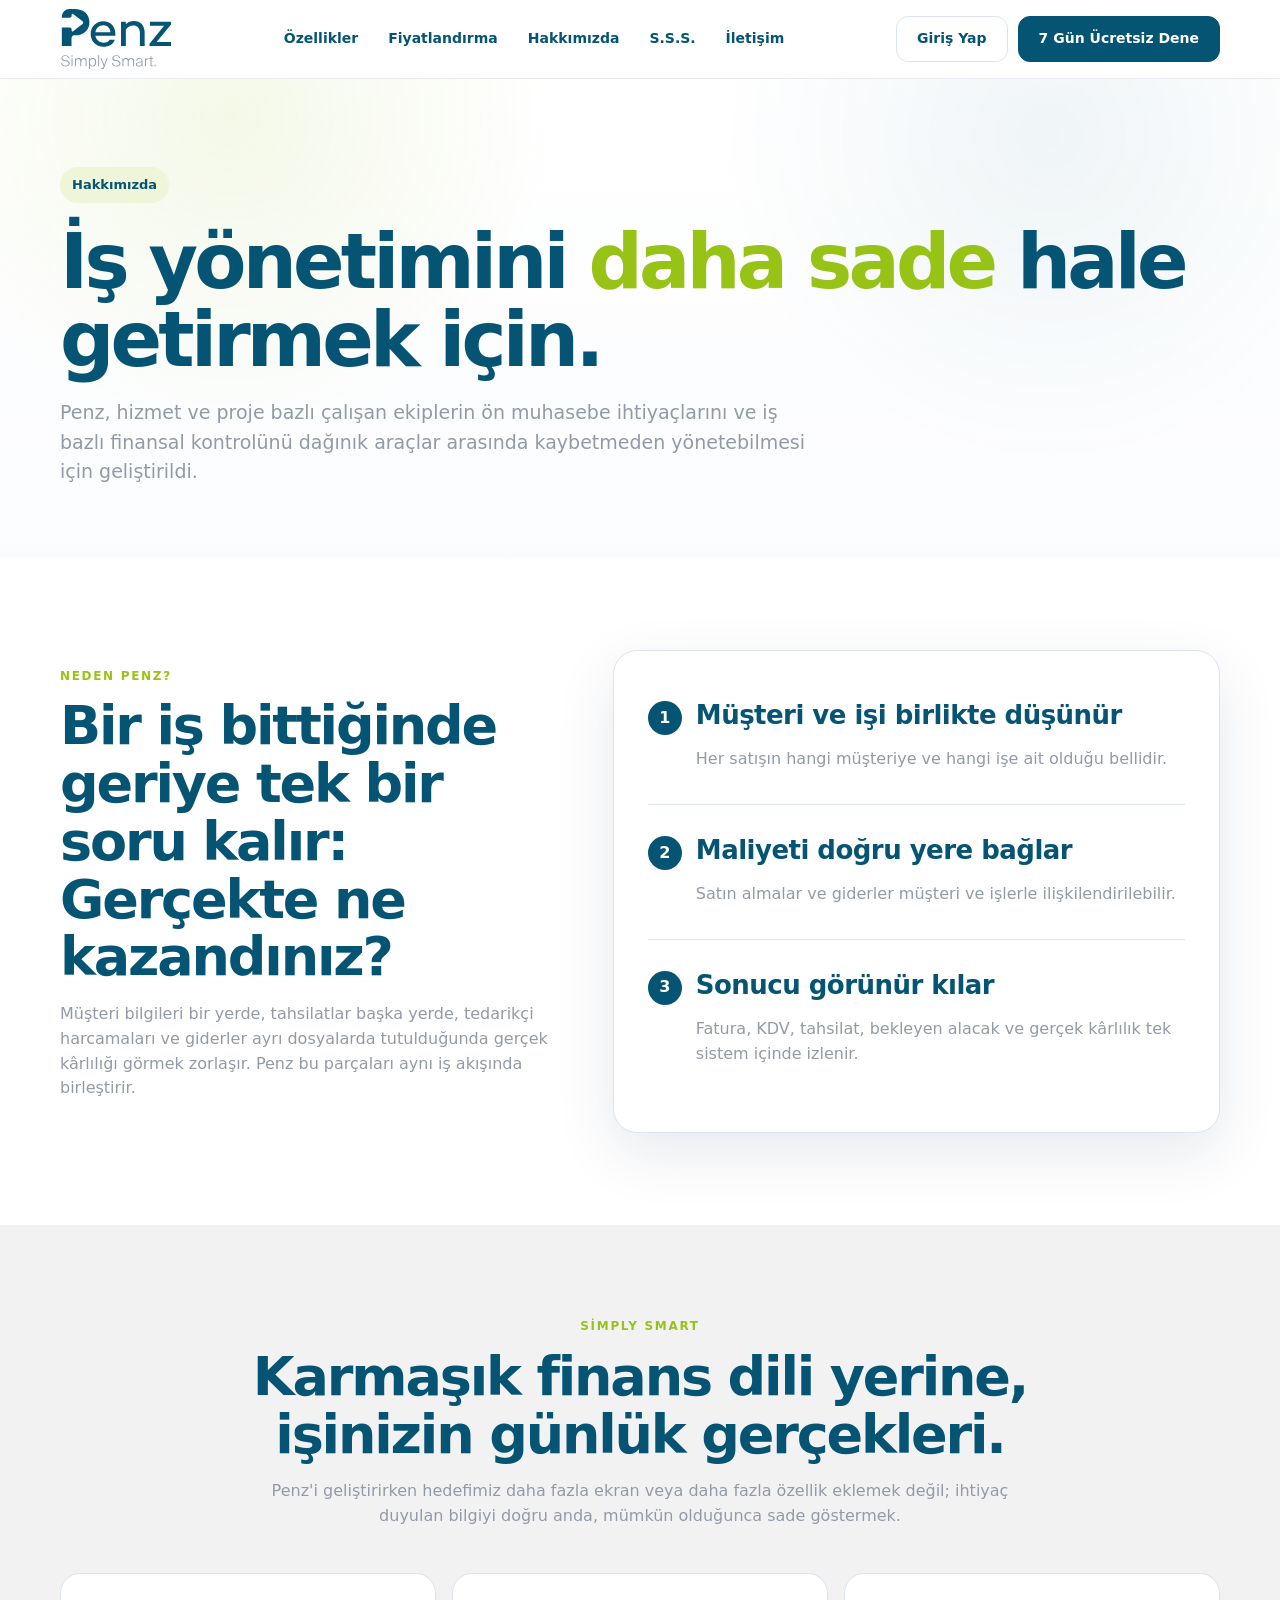
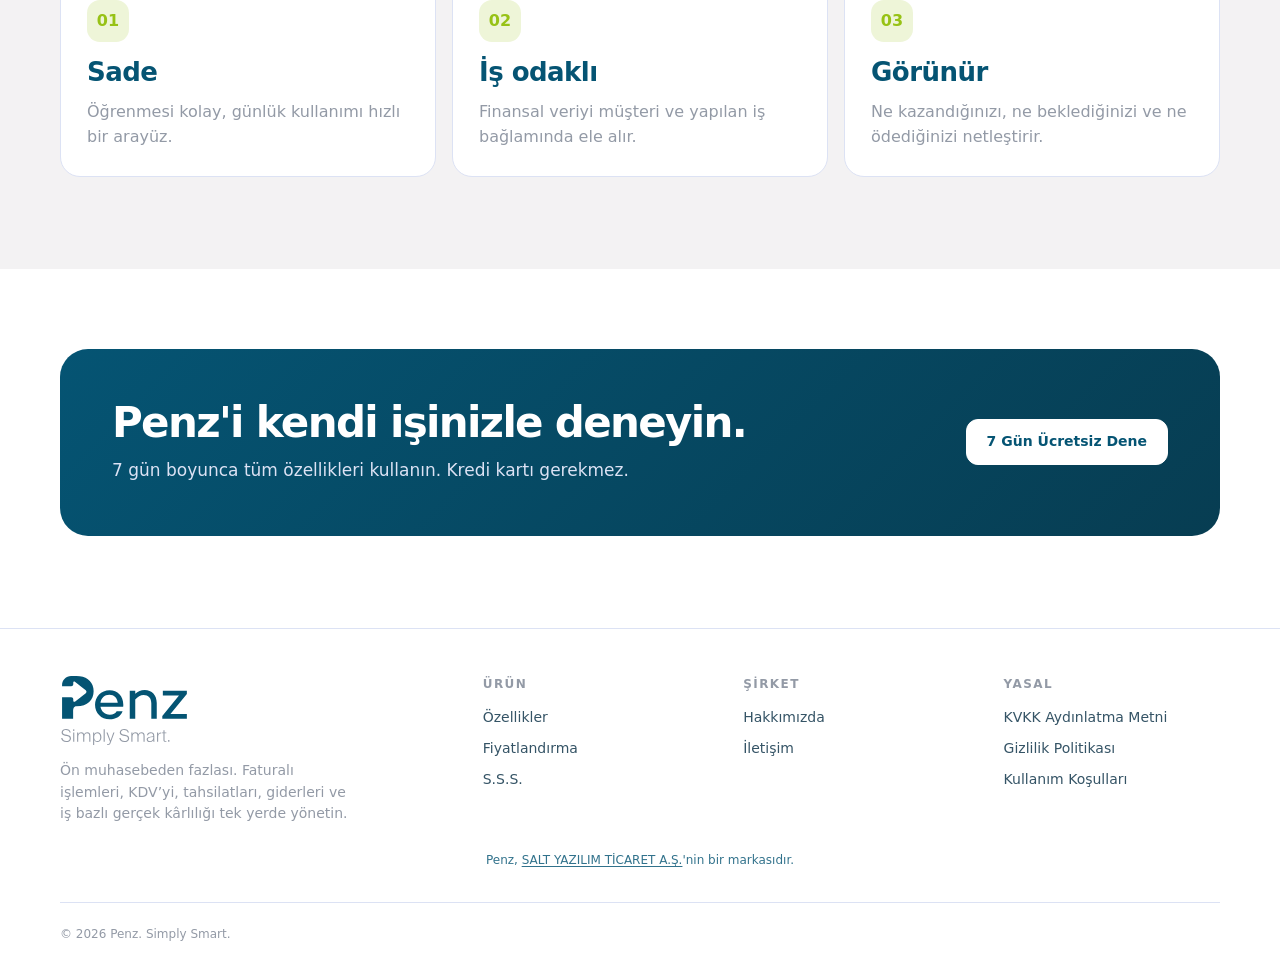
<file: about.html>
<!DOCTYPE html>

<html lang="tr"><head>
<!-- Yandex.Metrika counter -->
<script type="text/javascript">
    (function(m,e,t,r,i,k,a){
        m[i]=m[i]||function(){(m[i].a=m[i].a||[]).push(arguments)};
        m[i].l=1*new Date();
        for (var j = 0; j < document.scripts.length; j++) {if (document.scripts[j].src === r) { return; }}
        k=e.createElement(t),a=e.getElementsByTagName(t)[0],k.async=1,k.src=r,a.parentNode.insertBefore(k,a)
    })(window, document,'script','https://mc.yandex.ru/metrika/tag.js?id=111467088', 'ym');

    ym(111467088, 'init', {ssr:true, webvisor:true, clickmap:true, ecommerce:"dataLayer", referrer: document.referrer, url: location.href, accurateTrackBounce:true, trackLinks:true});
</script>
<!-- /Yandex.Metrika counter -->
<!-- Google tag (gtag.js) -->
<script async="" src="https://www.googletagmanager.com/gtag/js?id=G-F95LWD4E8N"></script>
<script>
window.dataLayer = window.dataLayer || [];
function gtag(){dataLayer.push(arguments);}
gtag('js', new Date());
gtag('config', 'G-F95LWD4E8N');
</script>
<meta charset="utf-8"/><meta content="width=device-width,initial-scale=1" name="viewport"/><title>Penz | Hakkımızda</title><meta content="Penz neden geliştirildi ve nasıl bir iş yönetimi yaklaşımı sunuyor?" name="description"/><link href="assets/css/about.css" rel="stylesheet"/><link href="https://penzapp.com/about.html" rel="canonical"/><link href="site.webmanifest" rel="manifest"/><link href="assets/favicon/favicon.svg" rel="icon" type="image/svg+xml"/><link href="assets/favicon/favicon.ico" rel="icon" sizes="any"/><link href="assets/favicon/favicon-32x32.png" rel="icon" sizes="32x32" type="image/png"/><link href="assets/favicon/favicon-16x16.png" rel="icon" sizes="16x16" type="image/png"/><link href="assets/favicon/apple-touch-icon.png" rel="apple-touch-icon" sizes="180x180"/><meta content="#ffffff" name="theme-color"/><meta content="website" property="og:type"/><meta content="Penz | Hakkımızda" property="og:title"/><meta content="Penz neden geliştirildi ve nasıl bir iş yönetimi yaklaşımı sunuyor?" property="og:description"/><meta content="https://penzapp.com/about.html" property="og:url"/><meta content="https://penzapp.com/images/social/penz-open-graph.jpg" property="og:image"/><meta content="summary_large_image" name="twitter:card"/><meta content="Penz | Hakkımızda" name="twitter:title"/><meta content="Penz neden geliştirildi ve nasıl bir iş yönetimi yaklaşımı sunuyor?" name="twitter:description"/><meta content="https://penzapp.com/images/social/penz-open-graph.jpg" name="twitter:image"/>
<!-- Meta Pixel Code -->
<script>
!function(f,b,e,v,n,t,s)
{if(f.fbq)return;n=f.fbq=function(){n.callMethod?
n.callMethod.apply(n,arguments):n.queue.push(arguments)};
if(!f._fbq)f._fbq=n;n.push=n;n.loaded=!0;n.version='2.0';
n.queue=[];t=b.createElement(e);t.async=!0;
t.src=v;s=b.getElementsByTagName(e)[0];
s.parentNode.insertBefore(t,s)}(window, document,'script',
'https://connect.facebook.net/en_US/fbevents.js');
fbq('init', '2030051017618303');
fbq('track', 'PageView');
</script>
<noscript><img height="1" src="https://www.facebook.com/tr?id=2030051017618303&amp;ev=PageView&amp;noscript=1" style="display:none" width="1"/></noscript>
<!-- End Meta Pixel Code -->
<link rel="stylesheet" href="assets/css/mobile-nav.css?v=1"/>
</head><body>
<!-- Yandex.Metrika counter (noscript) -->
<noscript><div><img alt="" src="https://mc.yandex.ru/watch/111467088" style="position:absolute; left:-9999px;"/></div></noscript>
<!-- /Yandex.Metrika counter (noscript) -->
<header><div class="container nav"><a class="brand" href="index.html"><img alt="Penz" src="images/brand/penz-logo.svg"/></a><nav class="menu" id="mobilePageNav"><a href="service.html">Özellikler</a><a href="pricing.html">Fiyatlandırma</a><a class="active" href="about.html">Hakkımızda</a><a href="faqs.html">S.S.S.</a><a href="contact.html">İletişim</a></nav><div class="actions"><a class="btn" href="https://app.penzapp.com/login" rel="noopener" target="_blank">Giriş Yap</a><a class="btn dark" href="https://app.penzapp.com/register" rel="noopener" target="_blank">7 Gün Ücretsiz Dene</a><button class="mobile-menu" type="button" aria-label="Menüyü aç" aria-expanded="false" aria-controls="mobilePageNav">☰</button></div></div></header><main>
<section class="hero"><div class="container"><span class="eyebrow">Hakkımızda</span><h1>İş yönetimini <span class="accent">daha sade</span> hale getirmek için.</h1><p>Penz, hizmet ve proje bazlı çalışan ekiplerin ön muhasebe ihtiyaçlarını ve iş bazlı finansal kontrolünü dağınık araçlar arasında kaybetmeden yönetebilmesi için geliştirildi.</p></div></section>
<section class="section"><div class="container story"><div><div class="kicker">Neden Penz?</div><h2>Bir iş bittiğinde geriye tek bir soru kalır: Gerçekte ne kazandınız?</h2><p>Müşteri bilgileri bir yerde, tahsilatlar başka yerde, tedarikçi harcamaları ve giderler ayrı dosyalarda tutulduğunda gerçek kârlılığı görmek zorlaşır. Penz bu parçaları aynı iş akışında birleştirir.</p></div><div class="story-block"><div class="steps"><div class="step"><div class="num">1</div><div><h3>Müşteri ve işi birlikte düşünür</h3><p>Her satışın hangi müşteriye ve hangi işe ait olduğu bellidir.</p></div></div><div class="step"><div class="num">2</div><div><h3>Maliyeti doğru yere bağlar</h3><p>Satın almalar ve giderler müşteri ve işlerle ilişkilendirilebilir.</p></div></div><div class="step"><div class="num">3</div><div><h3>Sonucu görünür kılar</h3><p>Fatura, KDV, tahsilat, bekleyen alacak ve gerçek kârlılık tek sistem içinde izlenir.</p></div></div></div></div></div></section>
<section class="section soft"><div class="container"><div class="section-head center"><div class="kicker">Simply Smart</div><h2>Karmaşık finans dili yerine, işinizin günlük gerçekleri.</h2><p>Penz'i geliştirirken hedefimiz daha fazla ekran veya daha fazla özellik eklemek değil; ihtiyaç duyulan bilgiyi doğru anda, mümkün olduğunca sade göstermek.</p></div><div class="grid-3"><div class="card"><div class="iconbox">01</div><h3>Sade</h3><p>Öğrenmesi kolay, günlük kullanımı hızlı bir arayüz.</p></div><div class="card"><div class="iconbox">02</div><h3>İş odaklı</h3><p>Finansal veriyi müşteri ve yapılan iş bağlamında ele alır.</p></div><div class="card"><div class="iconbox">03</div><h3>Görünür</h3><p>Ne kazandığınızı, ne beklediğinizi ve ne ödediğinizi netleştirir.</p></div></div></div></section>
<section class="cta"><div class="container"><div class="cta-box"><div><h2>Penz'i kendi işinizle deneyin.</h2><p>7 gün boyunca tüm özellikleri kullanın. Kredi kartı gerekmez.</p></div><a class="btn" href="https://app.penzapp.com/register" rel="noopener" target="_blank">7 Gün Ücretsiz Dene</a></div></div></section>
</main><footer><div class="container"><div class="footer-grid">
<div class="footer-logo"><img alt="Penz" src="images/brand/penz-logo.svg"/><p>Ön muhasebeden fazlası. Faturalı işlemleri, KDV’yi, tahsilatları, giderleri ve iş bazlı gerçek kârlılığı tek yerde yönetin.</p></div>
<div class="footer-col"><h5>Ürün</h5><a href="service.html">Özellikler</a><a href="pricing.html">Fiyatlandırma</a><a href="faqs.html">S.S.S.</a></div>
<div class="footer-col"><h5>Şirket</h5><a href="about.html">Hakkımızda</a><a href="contact.html">İletişim</a></div>
<div class="footer-col"><h5>Yasal</h5><a href="kvkk.html">KVKK Aydınlatma Metni</a><a href="privacy.html">Gizlilik Politikası</a><a href="terms.html">Kullanım Koşulları</a></div>
</div>
<div class="penz-company-notice" style="margin:12px 0 8px; font-size:12px; line-height:1.6; text-align:center; opacity:.82;">Penz, <a href="https://www.saltyazilim.com/" target="_blank" rel="noopener noreferrer" style="color:inherit; text-decoration:underline; text-underline-offset:2px;">SALT YAZILIM TİCARET A.Ş.</a>'nin bir markasıdır.</div>
<div class="copyright">© 2026 Penz. Simply Smart.</div></div></footer><script defer src="assets/js/mobile-nav.js?v=1"></script>
</body></html>
</file>
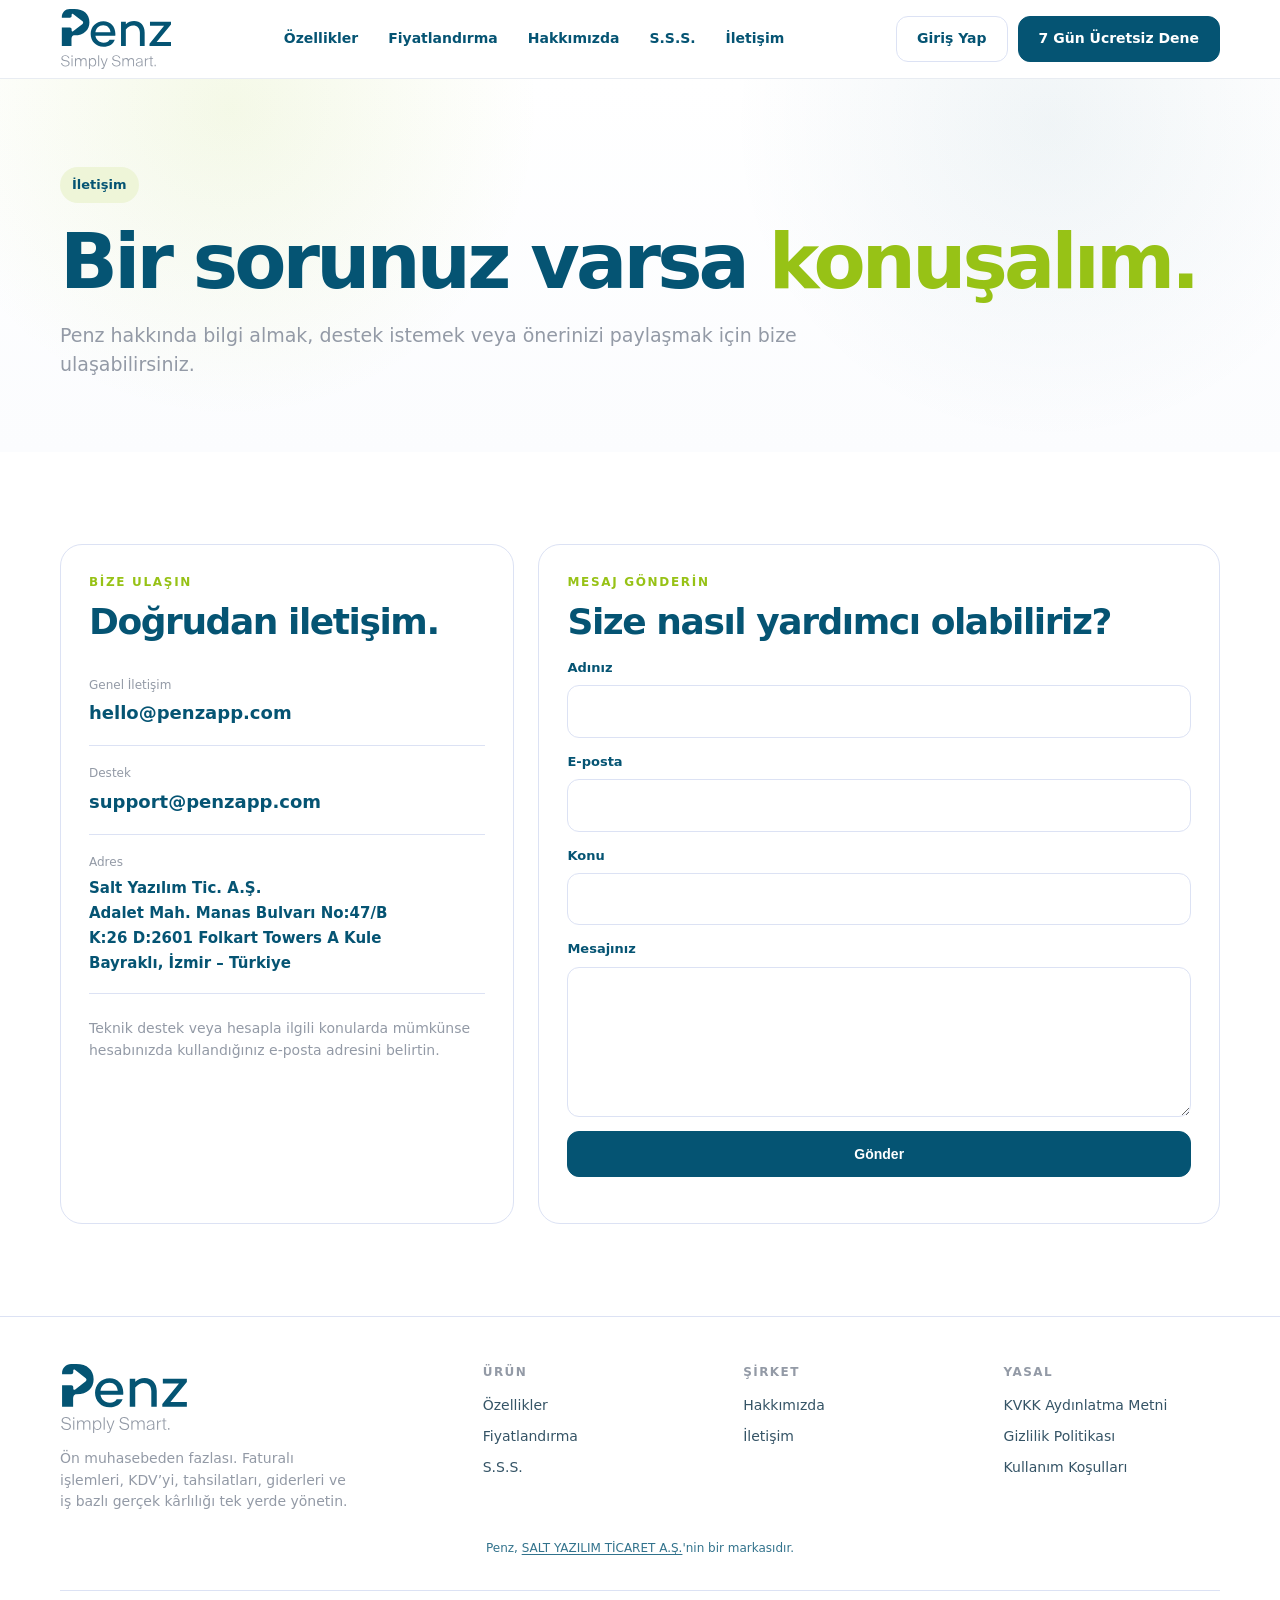
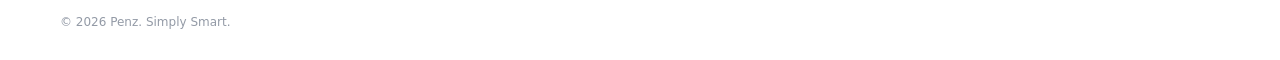
<file: contact.html>
<!DOCTYPE html>

<html lang="tr"><head>
<!-- Yandex.Metrika counter -->
<script type="text/javascript">
    (function(m,e,t,r,i,k,a){
        m[i]=m[i]||function(){(m[i].a=m[i].a||[]).push(arguments)};
        m[i].l=1*new Date();
        for (var j = 0; j < document.scripts.length; j++) {if (document.scripts[j].src === r) { return; }}
        k=e.createElement(t),a=e.getElementsByTagName(t)[0],k.async=1,k.src=r,a.parentNode.insertBefore(k,a)
    })(window, document,'script','https://mc.yandex.ru/metrika/tag.js?id=111467088', 'ym');

    ym(111467088, 'init', {ssr:true, webvisor:true, clickmap:true, ecommerce:"dataLayer", referrer: document.referrer, url: location.href, accurateTrackBounce:true, trackLinks:true});
</script>
<!-- /Yandex.Metrika counter -->
<!-- Google tag (gtag.js) -->
<script async="" src="https://www.googletagmanager.com/gtag/js?id=G-F95LWD4E8N"></script>
<script>
window.dataLayer = window.dataLayer || [];
function gtag(){dataLayer.push(arguments);}
gtag('js', new Date());
gtag('config', 'G-F95LWD4E8N');
</script>
<meta charset="utf-8"/><meta content="width=device-width,initial-scale=1" name="viewport"/><title>Penz | İletişim</title><meta content="Penz ile iletişime geçin." name="description"/><link href="assets/css/contact.css" rel="stylesheet"/><link href="https://penzapp.com/contact.html" rel="canonical"/><link href="site.webmanifest" rel="manifest"/><link href="assets/favicon/favicon.svg" rel="icon" type="image/svg+xml"/><link href="assets/favicon/favicon.ico" rel="icon" sizes="any"/><link href="assets/favicon/favicon-32x32.png" rel="icon" sizes="32x32" type="image/png"/><link href="assets/favicon/favicon-16x16.png" rel="icon" sizes="16x16" type="image/png"/><link href="assets/favicon/apple-touch-icon.png" rel="apple-touch-icon" sizes="180x180"/><meta content="#ffffff" name="theme-color"/><meta content="website" property="og:type"/><meta content="Penz | İletişim" property="og:title"/><meta content="Penz ile iletişime geçin." property="og:description"/><meta content="https://penzapp.com/contact.html" property="og:url"/><meta content="https://penzapp.com/images/social/penz-open-graph.jpg" property="og:image"/><meta content="summary_large_image" name="twitter:card"/><meta content="Penz | İletişim" name="twitter:title"/><meta content="Penz ile iletişime geçin." name="twitter:description"/><meta content="https://penzapp.com/images/social/penz-open-graph.jpg" name="twitter:image"/>
<!-- Meta Pixel Code -->
<script>
!function(f,b,e,v,n,t,s)
{if(f.fbq)return;n=f.fbq=function(){n.callMethod?
n.callMethod.apply(n,arguments):n.queue.push(arguments)};
if(!f._fbq)f._fbq=n;n.push=n;n.loaded=!0;n.version='2.0';
n.queue=[];t=b.createElement(e);t.async=!0;
t.src=v;s=b.getElementsByTagName(e)[0];
s.parentNode.insertBefore(t,s)}(window, document,'script',
'https://connect.facebook.net/en_US/fbevents.js');
fbq('init', '2030051017618303');
fbq('track', 'PageView');
</script>
<noscript><img height="1" src="https://www.facebook.com/tr?id=2030051017618303&amp;ev=PageView&amp;noscript=1" style="display:none" width="1"/></noscript>
<!-- End Meta Pixel Code -->
<link rel="stylesheet" href="assets/css/mobile-nav.css?v=1"/>
</head><body>
<!-- Yandex.Metrika counter (noscript) -->
<noscript><div><img alt="" src="https://mc.yandex.ru/watch/111467088" style="position:absolute; left:-9999px;"/></div></noscript>
<!-- /Yandex.Metrika counter (noscript) -->
<header><div class="container nav"><a class="brand" href="index.html"><img alt="Penz" src="images/brand/penz-logo.svg"/></a><nav class="menu" id="mobilePageNav"><a href="service.html">Özellikler</a><a href="pricing.html">Fiyatlandırma</a><a href="about.html">Hakkımızda</a><a href="faqs.html">S.S.S.</a><a class="active" href="contact.html">İletişim</a></nav><div class="actions"><a class="btn" href="https://app.penzapp.com/login" rel="noopener" target="_blank">Giriş Yap</a><a class="btn dark" href="https://app.penzapp.com/register" rel="noopener" target="_blank">7 Gün Ücretsiz Dene</a><button class="mobile-menu" type="button" aria-label="Menüyü aç" aria-expanded="false" aria-controls="mobilePageNav">☰</button></div></div></header><main>
<section class="hero"><div class="container"><span class="eyebrow">İletişim</span><h1>Bir sorunuz varsa <span class="accent">konuşalım.</span></h1><p>Penz hakkında bilgi almak, destek istemek veya önerinizi paylaşmak için bize ulaşabilirsiniz.</p></div></section>
<section class="section"><div class="container contact-grid">
<div class="contact-card">
<div class="kicker">Bize ulaşın</div>
<h2 style="font-size:36px">Doğrudan iletişim.</h2>
<div class="contact-row"><small>Genel İletişim</small><strong><a href="mailto:hello@penzapp.com">hello@penzapp.com</a></strong></div>
<div class="contact-row"><small>Destek</small><strong><a href="mailto:support@penzapp.com">support@penzapp.com</a></strong></div>
<div class="contact-row"><small>Adres</small><strong style="font-size:15px;line-height:1.55">Salt Yazılım Tic. A.Ş.<br/>Adalet Mah. Manas Bulvarı No:47/B<br/>K:26 D:2601 Folkart Towers A Kule<br/>Bayraklı, İzmir – Türkiye</strong></div>
<p style="font-size:14px;margin-top:24px">Teknik destek veya hesapla ilgili konularda mümkünse hesabınızda kullandığınız e-posta adresini belirtin.</p>
</div>
<div class="contact-card"><div class="kicker">Mesaj gönderin</div><h2 style="font-size:36px">Size nasıl yardımcı olabiliriz?</h2><form action="/api/contact" class="form" id="contactForm" method="post"><div class="field"><label for="name">Adınız</label><input id="contactName" name="name" required=""/></div><div class="field"><label for="email">E-posta</label><input id="contactEmail" name="email" required="" type="email"/></div><div class="field"><label for="subject">Konu</label><input id="contactSubject" name="subject"/></div><div class="field"><label for="message">Mesajınız</label><textarea id="contactMessage" name="message" required=""></textarea></div><button class="btn green" id="contactSubmit" type="submit">Gönder</button><p aria-live="polite" id="contactStatus" role="status" style="font-size:13px;margin:4px 0 0;color:#69768a"></p></form></div>
</div></section>
</main><footer><div class="container"><div class="footer-grid">
<div class="footer-logo"><img alt="Penz" src="images/brand/penz-logo.svg"/><p>Ön muhasebeden fazlası. Faturalı işlemleri, KDV’yi, tahsilatları, giderleri ve iş bazlı gerçek kârlılığı tek yerde yönetin.</p></div>
<div class="footer-col"><h5>Ürün</h5><a href="service.html">Özellikler</a><a href="pricing.html">Fiyatlandırma</a><a href="faqs.html">S.S.S.</a></div>
<div class="footer-col"><h5>Şirket</h5><a href="about.html">Hakkımızda</a><a href="contact.html">İletişim</a></div>
<div class="footer-col"><h5>Yasal</h5><a href="kvkk.html">KVKK Aydınlatma Metni</a><a href="privacy.html">Gizlilik Politikası</a><a href="terms.html">Kullanım Koşulları</a></div>
</div>
<div class="penz-company-notice" style="margin:12px 0 8px; font-size:12px; line-height:1.6; text-align:center; opacity:.82;">Penz, <a href="https://www.saltyazilim.com/" target="_blank" rel="noopener noreferrer" style="color:inherit; text-decoration:underline; text-underline-offset:2px;">SALT YAZILIM TİCARET A.Ş.</a>'nin bir markasıdır.</div>
<div class="copyright">© 2026 Penz. Simply Smart.</div></div></footer>
<script defer="True" src="assets/js/contact.js"></script><script defer src="assets/js/mobile-nav.js?v=1"></script>
</body></html>
</file>
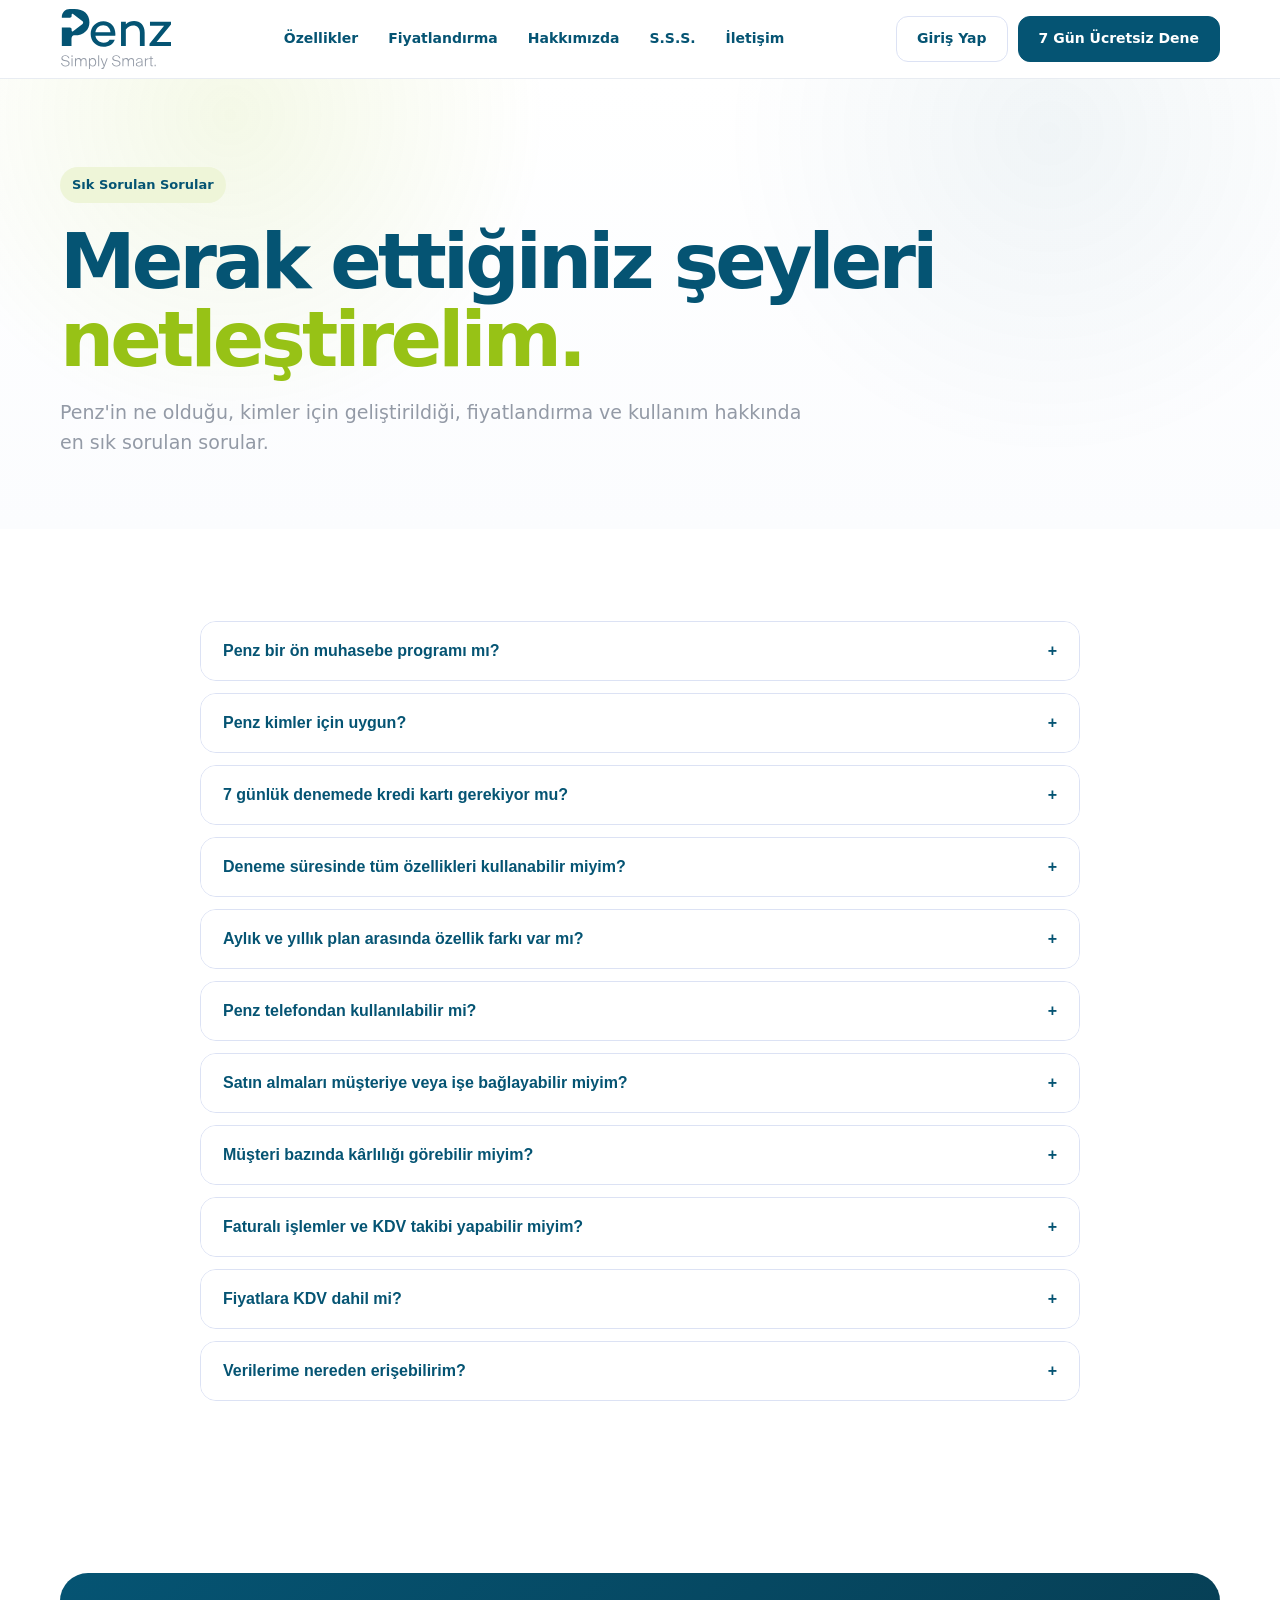
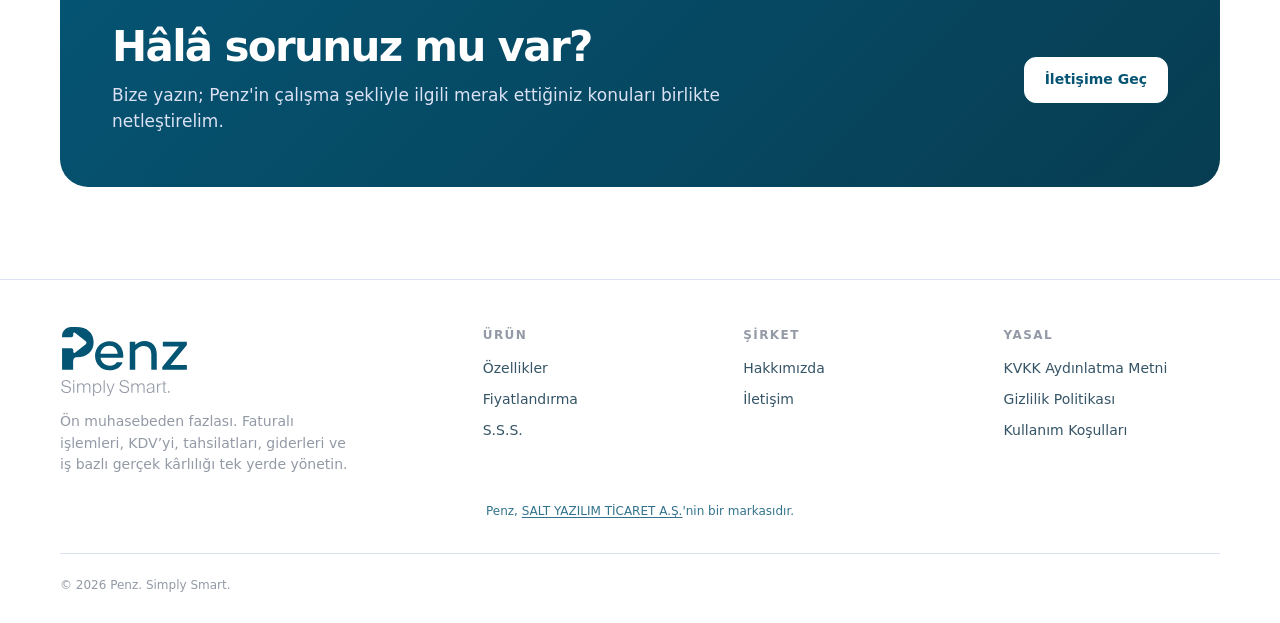
<file: faqs.html>
<!DOCTYPE html>

<html lang="tr"><head>
<!-- Yandex.Metrika counter -->
<script type="text/javascript">
    (function(m,e,t,r,i,k,a){
        m[i]=m[i]||function(){(m[i].a=m[i].a||[]).push(arguments)};
        m[i].l=1*new Date();
        for (var j = 0; j < document.scripts.length; j++) {if (document.scripts[j].src === r) { return; }}
        k=e.createElement(t),a=e.getElementsByTagName(t)[0],k.async=1,k.src=r,a.parentNode.insertBefore(k,a)
    })(window, document,'script','https://mc.yandex.ru/metrika/tag.js?id=111467088', 'ym');

    ym(111467088, 'init', {ssr:true, webvisor:true, clickmap:true, ecommerce:"dataLayer", referrer: document.referrer, url: location.href, accurateTrackBounce:true, trackLinks:true});
</script>
<!-- /Yandex.Metrika counter -->
<!-- Google tag (gtag.js) -->
<script async="" src="https://www.googletagmanager.com/gtag/js?id=G-F95LWD4E8N"></script>
<script>
window.dataLayer = window.dataLayer || [];
function gtag(){dataLayer.push(arguments);}
gtag('js', new Date());
gtag('config', 'G-F95LWD4E8N');
</script>
<meta charset="utf-8"/><meta content="width=device-width,initial-scale=1" name="viewport"/><title>Penz | S.S.S.</title><meta content="Penz hakkında sık sorulan sorular." name="description"/><link href="assets/css/faqs.css" rel="stylesheet"/><link href="https://penzapp.com/faqs.html" rel="canonical"/><link href="site.webmanifest" rel="manifest"/><link href="assets/favicon/favicon.svg" rel="icon" type="image/svg+xml"/><link href="assets/favicon/favicon.ico" rel="icon" sizes="any"/><link href="assets/favicon/favicon-32x32.png" rel="icon" sizes="32x32" type="image/png"/><link href="assets/favicon/favicon-16x16.png" rel="icon" sizes="16x16" type="image/png"/><link href="assets/favicon/apple-touch-icon.png" rel="apple-touch-icon" sizes="180x180"/><meta content="#ffffff" name="theme-color"/><meta content="website" property="og:type"/><meta content="Penz | S.S.S." property="og:title"/><meta content="Penz hakkında sık sorulan sorular." property="og:description"/><meta content="https://penzapp.com/faqs.html" property="og:url"/><meta content="https://penzapp.com/images/social/penz-open-graph.jpg" property="og:image"/><meta content="summary_large_image" name="twitter:card"/><meta content="Penz | S.S.S." name="twitter:title"/><meta content="Penz hakkında sık sorulan sorular." name="twitter:description"/><meta content="https://penzapp.com/images/social/penz-open-graph.jpg" name="twitter:image"/>
<!-- Meta Pixel Code -->
<script>
!function(f,b,e,v,n,t,s)
{if(f.fbq)return;n=f.fbq=function(){n.callMethod?
n.callMethod.apply(n,arguments):n.queue.push(arguments)};
if(!f._fbq)f._fbq=n;n.push=n;n.loaded=!0;n.version='2.0';
n.queue=[];t=b.createElement(e);t.async=!0;
t.src=v;s=b.getElementsByTagName(e)[0];
s.parentNode.insertBefore(t,s)}(window, document,'script',
'https://connect.facebook.net/en_US/fbevents.js');
fbq('init', '2030051017618303');
fbq('track', 'PageView');
</script>
<noscript><img height="1" src="https://www.facebook.com/tr?id=2030051017618303&amp;ev=PageView&amp;noscript=1" style="display:none" width="1"/></noscript>
<!-- End Meta Pixel Code -->
<link rel="stylesheet" href="assets/css/mobile-nav.css?v=1"/>
</head><body>
<!-- Yandex.Metrika counter (noscript) -->
<noscript><div><img alt="" src="https://mc.yandex.ru/watch/111467088" style="position:absolute; left:-9999px;"/></div></noscript>
<!-- /Yandex.Metrika counter (noscript) -->
<header><div class="container nav"><a class="brand" href="index.html"><img alt="Penz" src="images/brand/penz-logo.svg"/></a><nav class="menu" id="mobilePageNav"><a href="service.html">Özellikler</a><a href="pricing.html">Fiyatlandırma</a><a href="about.html">Hakkımızda</a><a class="active" href="faqs.html">S.S.S.</a><a href="contact.html">İletişim</a></nav><div class="actions"><a class="btn" href="https://app.penzapp.com/login" rel="noopener" target="_blank">Giriş Yap</a><a class="btn dark" href="https://app.penzapp.com/register" rel="noopener" target="_blank">7 Gün Ücretsiz Dene</a><button class="mobile-menu" type="button" aria-label="Menüyü aç" aria-expanded="false" aria-controls="mobilePageNav">☰</button></div></div></header><main>
<section class="hero"><div class="container"><span class="eyebrow">Sık Sorulan Sorular</span><h1>Merak ettiğiniz şeyleri <span class="accent">netleştirelim.</span></h1><p>Penz'in ne olduğu, kimler için geliştirildiği, fiyatlandırma ve kullanım hakkında en sık sorulan sorular.</p></div></section>
<section class="section"><div class="container"><div class="faq">
<div class="faq-item"><button class="faq-q" type="button"><span>Penz bir ön muhasebe programı mı?</span><span>+</span></button><div class="faq-a">Penz, ön muhasebe ihtiyaçlarını iş bazlı finans yönetimiyle birleştirir. Faturalı satışlarınızı, satın almalarınızı, giderlerinizi, tahsilat ve ödemelerinizi, KDV’nizi ve kasalarınızı takip eder; ayrıca müşteri ve iş bazında gerçek kârlılığınızı gösterir.</div></div><div class="faq-item"><button class="faq-q" type="button"><span>Penz kimler için uygun?</span><span>+</span></button><div class="faq-a">Müşteri bazlı çalışan freelancerlar, grafik tasarımcılar, iç mimarlar, mimarlık ofisleri, reklam ajansları, yazılımcılar, fotoğrafçılar, danışmanlar ve benzeri hizmet işletmeleri için uygundur.</div></div><div class="faq-item"><button class="faq-q" type="button"><span>7 günlük denemede kredi kartı gerekiyor mu?</span><span>+</span></button><div class="faq-a">Hayır. Ücretsiz denemeyi kredi kartı bilgisi girmeden başlatabilirsiniz.</div></div><div class="faq-item"><button class="faq-q" type="button"><span>Deneme süresinde tüm özellikleri kullanabilir miyim?</span><span>+</span></button><div class="faq-a">Evet. Deneme süresince Penz'in özelliklerini gerçek iş akışınızla deneyebilirsiniz.</div></div><div class="faq-item"><button class="faq-q" type="button"><span>Aylık ve yıllık plan arasında özellik farkı var mı?</span><span>+</span></button><div class="faq-a">Hayır. İki ödeme döneminde de aynı özellikleri kullanırsınız. Yıllık plan yalnızca fiyat avantajı sağlar.</div></div><div class="faq-item"><button class="faq-q" type="button"><span>Penz telefondan kullanılabilir mi?</span><span>+</span></button><div class="faq-a">Evet. Penz tarayıcı tabanlıdır ve mobil cihazlardan erişilebilir.</div></div><div class="faq-item"><button class="faq-q" type="button"><span>Satın almaları müşteriye veya işe bağlayabilir miyim?</span><span>+</span></button><div class="faq-a">Evet. Tedarikçiden yaptığınız satın almayı ilgili müşteri ve işle ilişkilendirerek gerçek müşteri ve iş kârlılığını görebilirsiniz.</div></div><div class="faq-item"><button class="faq-q" type="button"><span>Müşteri bazında kârlılığı görebilir miyim?</span><span>+</span></button><div class="faq-a">Evet. Müşteri kartında ilgili satışları, cari hareketleri ve kârlılığı birlikte inceleyebilirsiniz.</div></div><div class="faq-item"><button class="faq-q" type="button"><span>Faturalı işlemler ve KDV takibi yapabilir miyim?</span><span>+</span></button><div class="faq-a">Evet. Faturalı satış, satın alma ve giderlerinizi kalem bazında KDV oranlarıyla takip edebilir; alış KDV, satış KDV ve devreden KDV durumunu raporlayabilirsiniz.</div></div><div class="faq-item"><button class="faq-q" type="button"><span>Fiyatlara KDV dahil mi?</span><span>+</span></button><div class="faq-a">Hayır. Gösterilen aylık ve yıllık fiyatlara KDV dahil değildir; belirtilen tutarlara KDV eklenir.</div></div><div class="faq-item"><button class="faq-q" type="button"><span>Verilerime nereden erişebilirim?</span><span>+</span></button><div class="faq-a">Penz bulut tabanlıdır. İnternet bağlantısı olan uyumlu cihazlardan hesabınıza giriş yapabilirsiniz.</div></div>
</div></div></section>
<section class="cta"><div class="container"><div class="cta-box"><div><h2>Hâlâ sorunuz mu var?</h2><p>Bize yazın; Penz'in çalışma şekliyle ilgili merak ettiğiniz konuları birlikte netleştirelim.</p></div><a class="btn" href="contact.html">İletişime Geç</a></div></div></section>
</main><footer><div class="container"><div class="footer-grid">
<div class="footer-logo"><img alt="Penz" src="images/brand/penz-logo.svg"/><p>Ön muhasebeden fazlası. Faturalı işlemleri, KDV’yi, tahsilatları, giderleri ve iş bazlı gerçek kârlılığı tek yerde yönetin.</p></div>
<div class="footer-col"><h5>Ürün</h5><a href="service.html">Özellikler</a><a href="pricing.html">Fiyatlandırma</a><a href="faqs.html">S.S.S.</a></div>
<div class="footer-col"><h5>Şirket</h5><a href="about.html">Hakkımızda</a><a href="contact.html">İletişim</a></div>
<div class="footer-col"><h5>Yasal</h5><a href="kvkk.html">KVKK Aydınlatma Metni</a><a href="privacy.html">Gizlilik Politikası</a><a href="terms.html">Kullanım Koşulları</a></div>
</div>
<div class="penz-company-notice" style="margin:12px 0 8px; font-size:12px; line-height:1.6; text-align:center; opacity:.82;">Penz, <a href="https://www.saltyazilim.com/" target="_blank" rel="noopener noreferrer" style="color:inherit; text-decoration:underline; text-underline-offset:2px;">SALT YAZILIM TİCARET A.Ş.</a>'nin bir markasıdır.</div>
<div class="copyright">© 2026 Penz. Simply Smart.</div></div></footer><script defer="True" src="assets/js/faqs.js"></script><script defer src="assets/js/mobile-nav.js?v=1"></script>
</body></html>
</file>
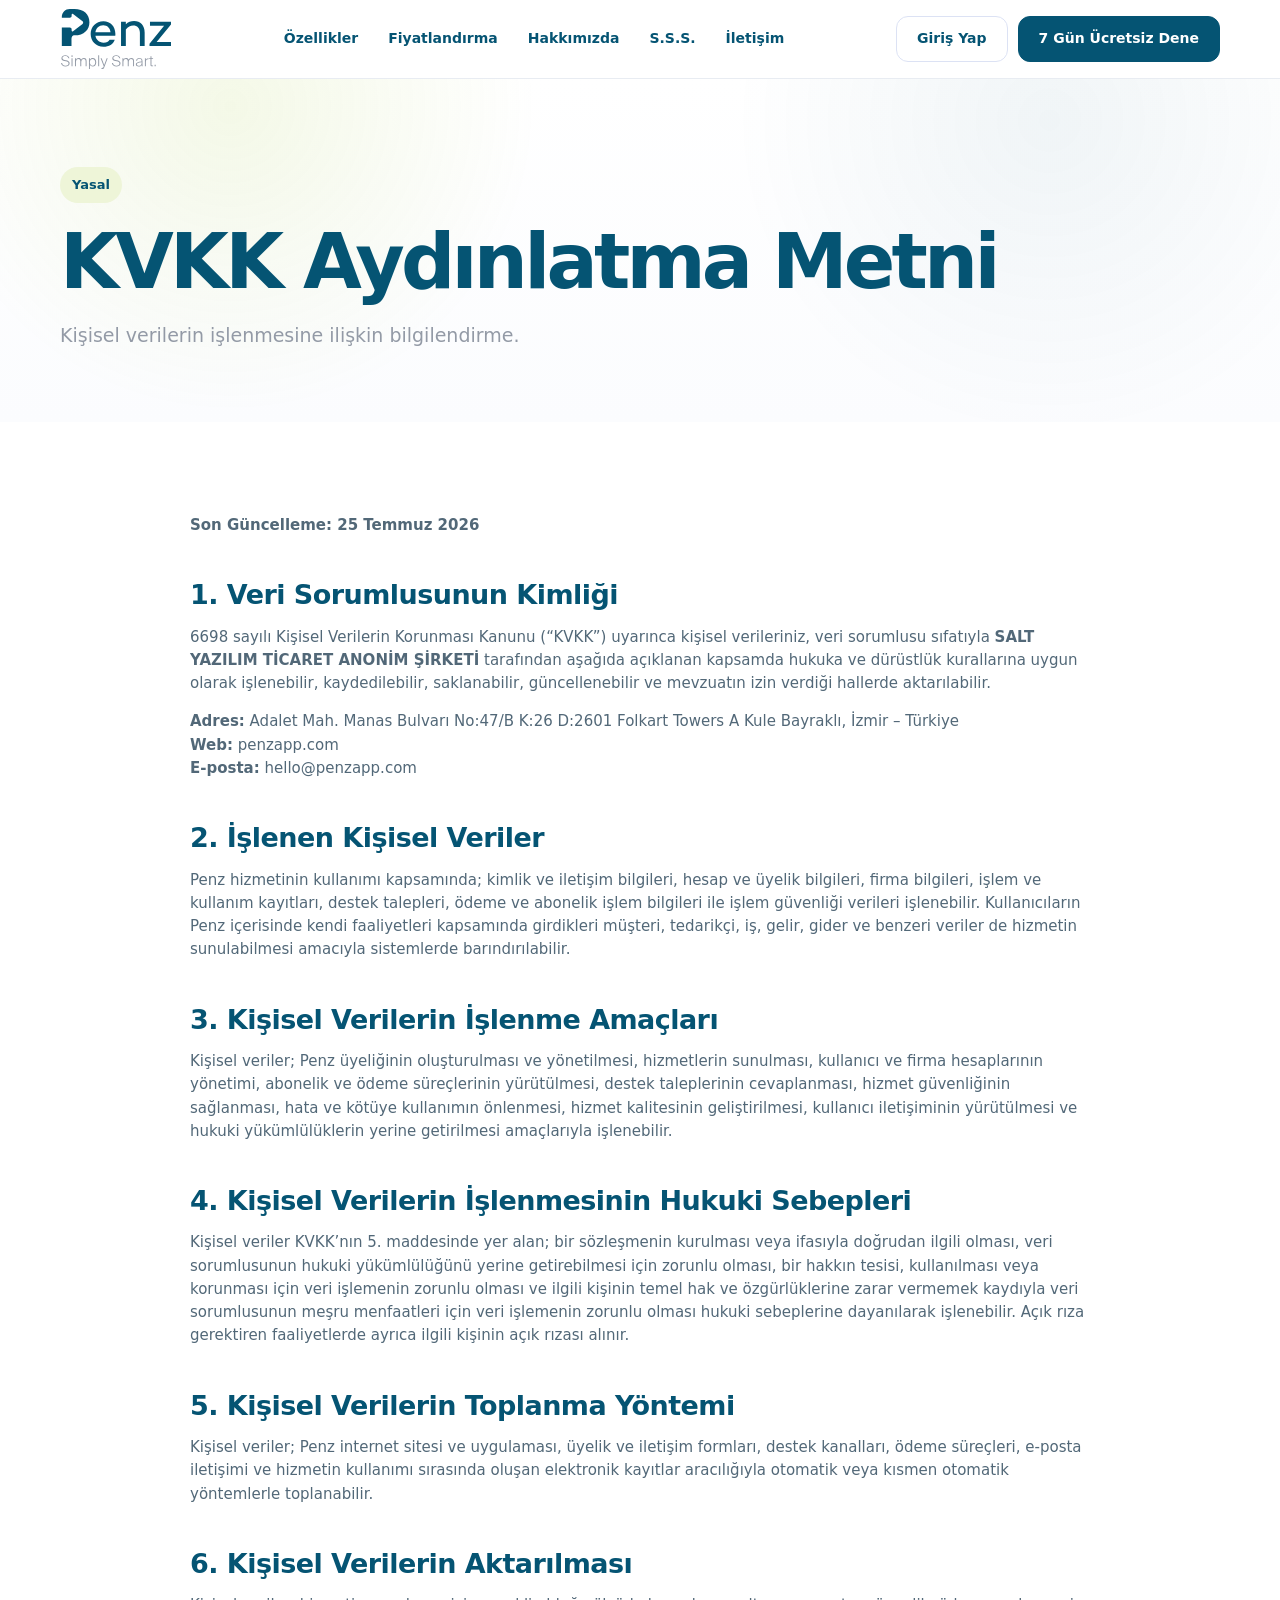
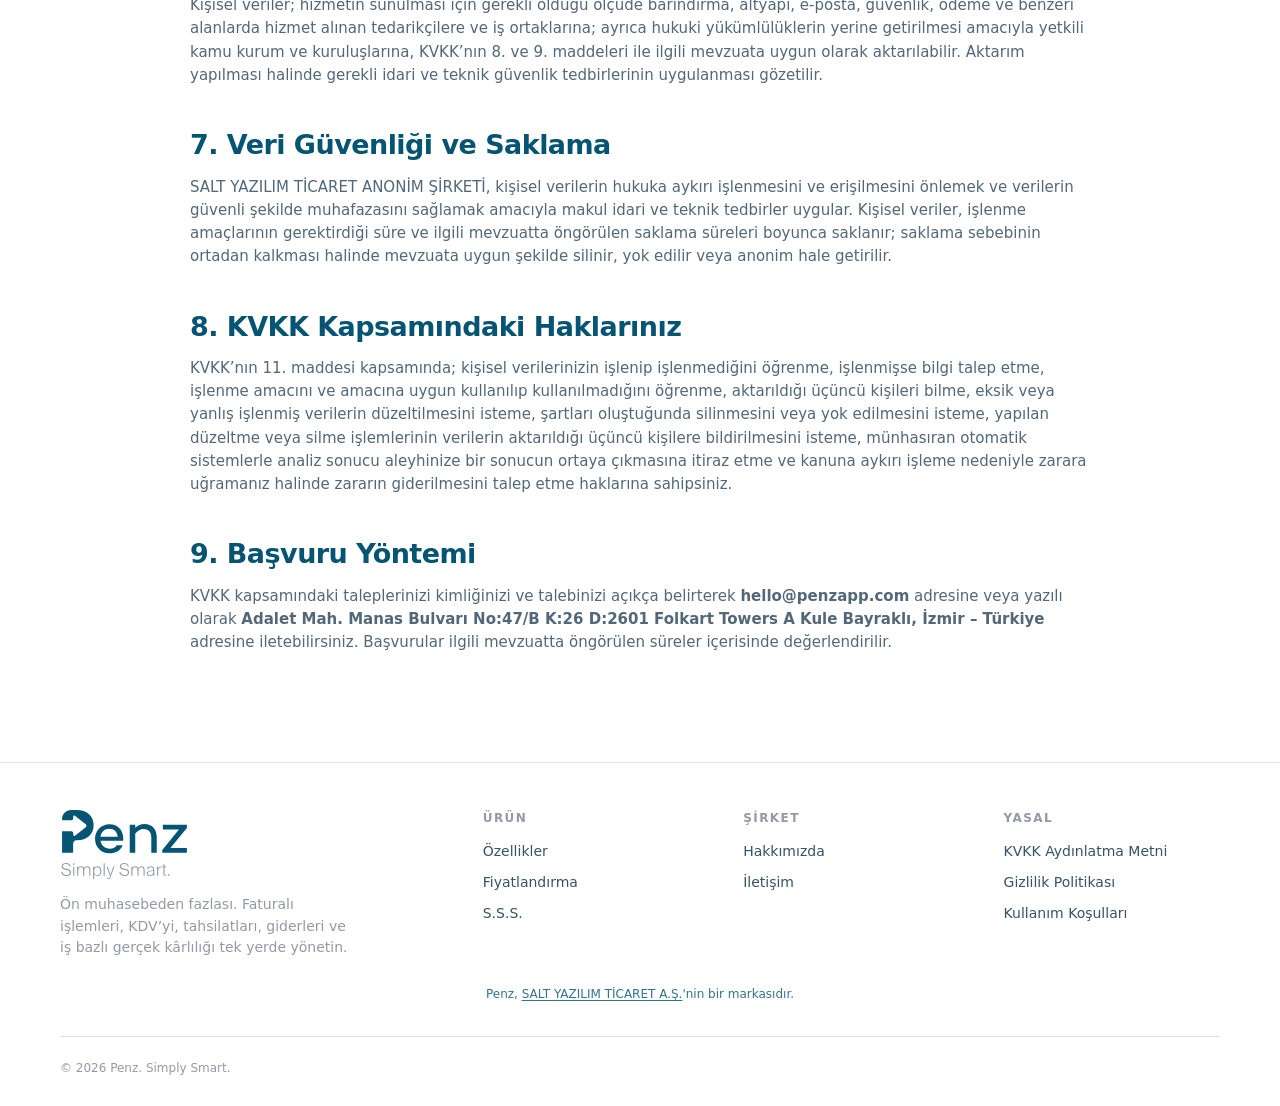
<file: kvkk.html>
<!DOCTYPE html>

<html lang="tr"><head>
<!-- Yandex.Metrika counter -->
<script type="text/javascript">
    (function(m,e,t,r,i,k,a){
        m[i]=m[i]||function(){(m[i].a=m[i].a||[]).push(arguments)};
        m[i].l=1*new Date();
        for (var j = 0; j < document.scripts.length; j++) {if (document.scripts[j].src === r) { return; }}
        k=e.createElement(t),a=e.getElementsByTagName(t)[0],k.async=1,k.src=r,a.parentNode.insertBefore(k,a)
    })(window, document,'script','https://mc.yandex.ru/metrika/tag.js?id=111467088', 'ym');

    ym(111467088, 'init', {ssr:true, webvisor:true, clickmap:true, ecommerce:"dataLayer", referrer: document.referrer, url: location.href, accurateTrackBounce:true, trackLinks:true});
</script>
<!-- /Yandex.Metrika counter -->
<!-- Google tag (gtag.js) -->
<script async="" src="https://www.googletagmanager.com/gtag/js?id=G-F95LWD4E8N"></script>
<script>
window.dataLayer = window.dataLayer || [];
function gtag(){dataLayer.push(arguments);}
gtag('js', new Date());
gtag('config', 'G-F95LWD4E8N');
</script>
<meta charset="utf-8"/><meta content="width=device-width,initial-scale=1" name="viewport"/><title>KVKK Aydınlatma Metni | Penz</title><meta content="Kişisel verilerin işlenmesine ilişkin bilgilendirme." name="description"/><link href="assets/css/kvkk.css" rel="stylesheet"/><link href="https://penzapp.com/kvkk.html" rel="canonical"/><link href="site.webmanifest" rel="manifest"/><link href="assets/favicon/favicon.svg" rel="icon" type="image/svg+xml"/><link href="assets/favicon/favicon.ico" rel="icon" sizes="any"/><link href="assets/favicon/favicon-32x32.png" rel="icon" sizes="32x32" type="image/png"/><link href="assets/favicon/favicon-16x16.png" rel="icon" sizes="16x16" type="image/png"/><link href="assets/favicon/apple-touch-icon.png" rel="apple-touch-icon" sizes="180x180"/><meta content="#ffffff" name="theme-color"/><meta content="website" property="og:type"/><meta content="KVKK Aydınlatma Metni | Penz" property="og:title"/><meta content="Kişisel verilerin işlenmesine ilişkin bilgilendirme." property="og:description"/><meta content="https://penzapp.com/kvkk.html" property="og:url"/><meta content="https://penzapp.com/images/social/penz-open-graph.jpg" property="og:image"/><meta content="summary_large_image" name="twitter:card"/><meta content="KVKK Aydınlatma Metni | Penz" name="twitter:title"/><meta content="Kişisel verilerin işlenmesine ilişkin bilgilendirme." name="twitter:description"/><meta content="https://penzapp.com/images/social/penz-open-graph.jpg" name="twitter:image"/>
<!-- Meta Pixel Code -->
<script>
!function(f,b,e,v,n,t,s)
{if(f.fbq)return;n=f.fbq=function(){n.callMethod?
n.callMethod.apply(n,arguments):n.queue.push(arguments)};
if(!f._fbq)f._fbq=n;n.push=n;n.loaded=!0;n.version='2.0';
n.queue=[];t=b.createElement(e);t.async=!0;
t.src=v;s=b.getElementsByTagName(e)[0];
s.parentNode.insertBefore(t,s)}(window, document,'script',
'https://connect.facebook.net/en_US/fbevents.js');
fbq('init', '2030051017618303');
fbq('track', 'PageView');
</script>
<noscript><img height="1" src="https://www.facebook.com/tr?id=2030051017618303&amp;ev=PageView&amp;noscript=1" style="display:none" width="1"/></noscript>
<!-- End Meta Pixel Code -->
<link rel="stylesheet" href="assets/css/mobile-nav.css?v=1"/>
</head><body>
<!-- Yandex.Metrika counter (noscript) -->
<noscript><div><img alt="" src="https://mc.yandex.ru/watch/111467088" style="position:absolute; left:-9999px;"/></div></noscript>
<!-- /Yandex.Metrika counter (noscript) -->
<header><div class="container nav"><a class="brand" href="index.html"><img alt="Penz" src="images/brand/penz-logo.svg"/></a><nav class="menu" id="mobilePageNav"><a href="service.html">Özellikler</a><a href="pricing.html">Fiyatlandırma</a><a href="about.html">Hakkımızda</a><a href="faqs.html">S.S.S.</a><a href="contact.html">İletişim</a></nav><div class="actions"><a class="btn" href="https://app.penzapp.com/login" rel="noopener" target="_blank">Giriş Yap</a><a class="btn dark" href="https://app.penzapp.com/register" rel="noopener" target="_blank">7 Gün Ücretsiz Dene</a><button class="mobile-menu" type="button" aria-label="Menüyü aç" aria-expanded="false" aria-controls="mobilePageNav">☰</button></div></div></header><main>
<section class="hero"><div class="container"><span class="eyebrow">Yasal</span><h1>KVKK Aydınlatma Metni</h1><p>Kişisel verilerin işlenmesine ilişkin bilgilendirme.</p></div></section>
<section class="section"><div class="container legal-wrap"><div class="legal-content">
<p><strong>Son Güncelleme: 25 Temmuz 2026</strong></p>
<h2>1. Veri Sorumlusunun Kimliği</h2>
<p>6698 sayılı Kişisel Verilerin Korunması Kanunu (“KVKK”) uyarınca kişisel verileriniz, veri sorumlusu sıfatıyla <strong>SALT YAZILIM TİCARET ANONİM ŞİRKETİ</strong> tarafından aşağıda açıklanan kapsamda hukuka ve dürüstlük kurallarına uygun olarak işlenebilir, kaydedilebilir, saklanabilir, güncellenebilir ve mevzuatın izin verdiği hallerde aktarılabilir.</p>
<p><strong>Adres:</strong> Adalet Mah. Manas Bulvarı No:47/B K:26 D:2601 Folkart Towers A Kule Bayraklı, İzmir – Türkiye<br/><strong>Web:</strong> penzapp.com<br/><strong>E-posta:</strong> hello@penzapp.com</p>
<h2>2. İşlenen Kişisel Veriler</h2>
<p>Penz hizmetinin kullanımı kapsamında; kimlik ve iletişim bilgileri, hesap ve üyelik bilgileri, firma bilgileri, işlem ve kullanım kayıtları, destek talepleri, ödeme ve abonelik işlem bilgileri ile işlem güvenliği verileri işlenebilir. Kullanıcıların Penz içerisinde kendi faaliyetleri kapsamında girdikleri müşteri, tedarikçi, iş, gelir, gider ve benzeri veriler de hizmetin sunulabilmesi amacıyla sistemlerde barındırılabilir.</p>
<h2>3. Kişisel Verilerin İşlenme Amaçları</h2>
<p>Kişisel veriler; Penz üyeliğinin oluşturulması ve yönetilmesi, hizmetlerin sunulması, kullanıcı ve firma hesaplarının yönetimi, abonelik ve ödeme süreçlerinin yürütülmesi, destek taleplerinin cevaplanması, hizmet güvenliğinin sağlanması, hata ve kötüye kullanımın önlenmesi, hizmet kalitesinin geliştirilmesi, kullanıcı iletişiminin yürütülmesi ve hukuki yükümlülüklerin yerine getirilmesi amaçlarıyla işlenebilir.</p>
<h2>4. Kişisel Verilerin İşlenmesinin Hukuki Sebepleri</h2>
<p>Kişisel veriler KVKK’nın 5. maddesinde yer alan; bir sözleşmenin kurulması veya ifasıyla doğrudan ilgili olması, veri sorumlusunun hukuki yükümlülüğünü yerine getirebilmesi için zorunlu olması, bir hakkın tesisi, kullanılması veya korunması için veri işlemenin zorunlu olması ve ilgili kişinin temel hak ve özgürlüklerine zarar vermemek kaydıyla veri sorumlusunun meşru menfaatleri için veri işlemenin zorunlu olması hukuki sebeplerine dayanılarak işlenebilir. Açık rıza gerektiren faaliyetlerde ayrıca ilgili kişinin açık rızası alınır.</p>
<h2>5. Kişisel Verilerin Toplanma Yöntemi</h2>
<p>Kişisel veriler; Penz internet sitesi ve uygulaması, üyelik ve iletişim formları, destek kanalları, ödeme süreçleri, e-posta iletişimi ve hizmetin kullanımı sırasında oluşan elektronik kayıtlar aracılığıyla otomatik veya kısmen otomatik yöntemlerle toplanabilir.</p>
<h2>6. Kişisel Verilerin Aktarılması</h2>
<p>Kişisel veriler; hizmetin sunulması için gerekli olduğu ölçüde barındırma, altyapı, e-posta, güvenlik, ödeme ve benzeri alanlarda hizmet alınan tedarikçilere ve iş ortaklarına; ayrıca hukuki yükümlülüklerin yerine getirilmesi amacıyla yetkili kamu kurum ve kuruluşlarına, KVKK’nın 8. ve 9. maddeleri ile ilgili mevzuata uygun olarak aktarılabilir. Aktarım yapılması halinde gerekli idari ve teknik güvenlik tedbirlerinin uygulanması gözetilir.</p>
<h2>7. Veri Güvenliği ve Saklama</h2>
<p>SALT YAZILIM TİCARET ANONİM ŞİRKETİ, kişisel verilerin hukuka aykırı işlenmesini ve erişilmesini önlemek ve verilerin güvenli şekilde muhafazasını sağlamak amacıyla makul idari ve teknik tedbirler uygular. Kişisel veriler, işlenme amaçlarının gerektirdiği süre ve ilgili mevzuatta öngörülen saklama süreleri boyunca saklanır; saklama sebebinin ortadan kalkması halinde mevzuata uygun şekilde silinir, yok edilir veya anonim hale getirilir.</p>
<h2>8. KVKK Kapsamındaki Haklarınız</h2>
<p>KVKK’nın 11. maddesi kapsamında; kişisel verilerinizin işlenip işlenmediğini öğrenme, işlenmişse bilgi talep etme, işlenme amacını ve amacına uygun kullanılıp kullanılmadığını öğrenme, aktarıldığı üçüncü kişileri bilme, eksik veya yanlış işlenmiş verilerin düzeltilmesini isteme, şartları oluştuğunda silinmesini veya yok edilmesini isteme, yapılan düzeltme veya silme işlemlerinin verilerin aktarıldığı üçüncü kişilere bildirilmesini isteme, münhasıran otomatik sistemlerle analiz sonucu aleyhinize bir sonucun ortaya çıkmasına itiraz etme ve kanuna aykırı işleme nedeniyle zarara uğramanız halinde zararın giderilmesini talep etme haklarına sahipsiniz.</p>
<h2>9. Başvuru Yöntemi</h2>
<p>KVKK kapsamındaki taleplerinizi kimliğinizi ve talebinizi açıkça belirterek <strong>hello@penzapp.com</strong> adresine veya yazılı olarak <strong>Adalet Mah. Manas Bulvarı No:47/B K:26 D:2601 Folkart Towers A Kule Bayraklı, İzmir – Türkiye</strong> adresine iletebilirsiniz. Başvurular ilgili mevzuatta öngörülen süreler içerisinde değerlendirilir.</p>
</div></div></section>
</main><footer><div class="container"><div class="footer-grid">
<div class="footer-logo"><img alt="Penz" src="images/brand/penz-logo.svg"/><p>Ön muhasebeden fazlası. Faturalı işlemleri, KDV’yi, tahsilatları, giderleri ve iş bazlı gerçek kârlılığı tek yerde yönetin.</p></div>
<div class="footer-col"><h5>Ürün</h5><a href="service.html">Özellikler</a><a href="pricing.html">Fiyatlandırma</a><a href="faqs.html">S.S.S.</a></div>
<div class="footer-col"><h5>Şirket</h5><a href="about.html">Hakkımızda</a><a href="contact.html">İletişim</a></div>
<div class="footer-col"><h5>Yasal</h5><a href="kvkk.html">KVKK Aydınlatma Metni</a><a href="privacy.html">Gizlilik Politikası</a><a href="terms.html">Kullanım Koşulları</a></div>
</div>
<div class="penz-company-notice" style="margin:12px 0 8px; font-size:12px; line-height:1.6; text-align:center; opacity:.82;">Penz, <a href="https://www.saltyazilim.com/" target="_blank" rel="noopener noreferrer" style="color:inherit; text-decoration:underline; text-underline-offset:2px;">SALT YAZILIM TİCARET A.Ş.</a>'nin bir markasıdır.</div>
<div class="copyright">© 2026 Penz. Simply Smart.</div></div></footer><script defer src="assets/js/mobile-nav.js?v=1"></script>
</body></html>
</file>
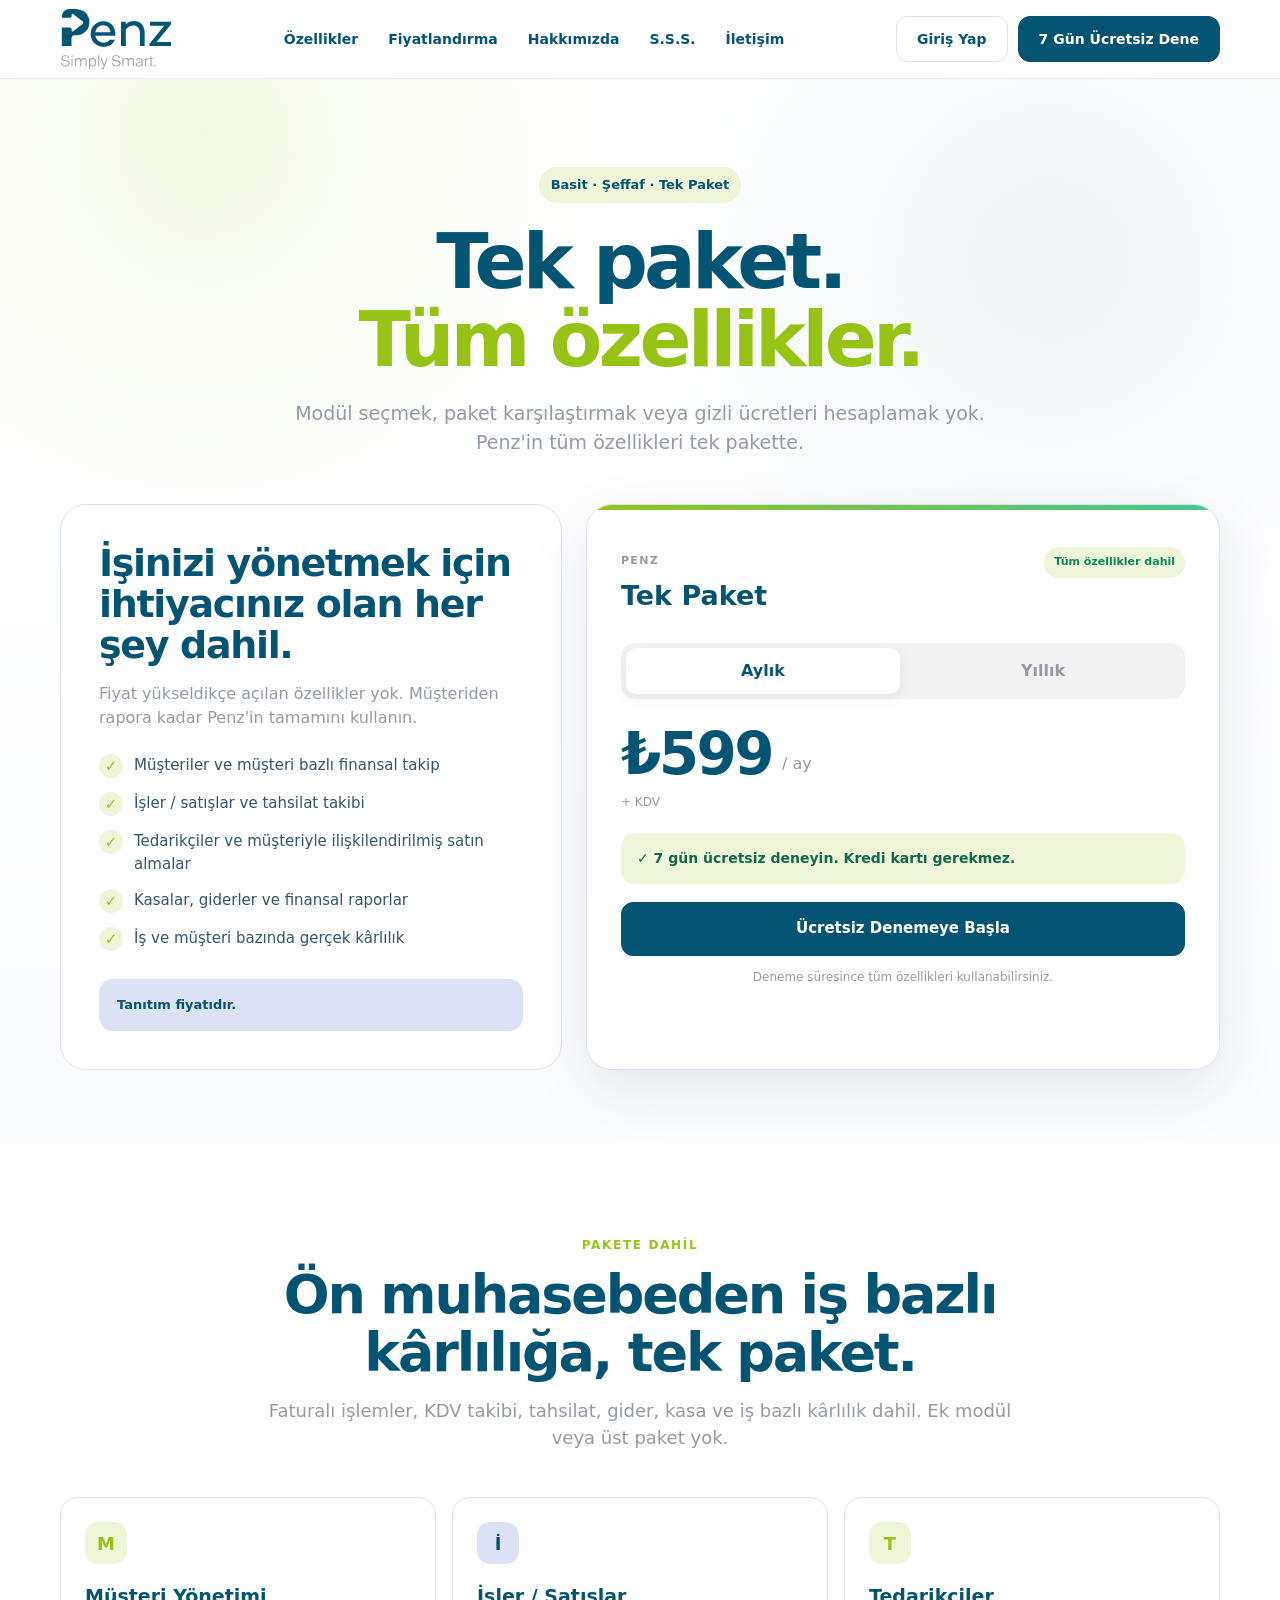
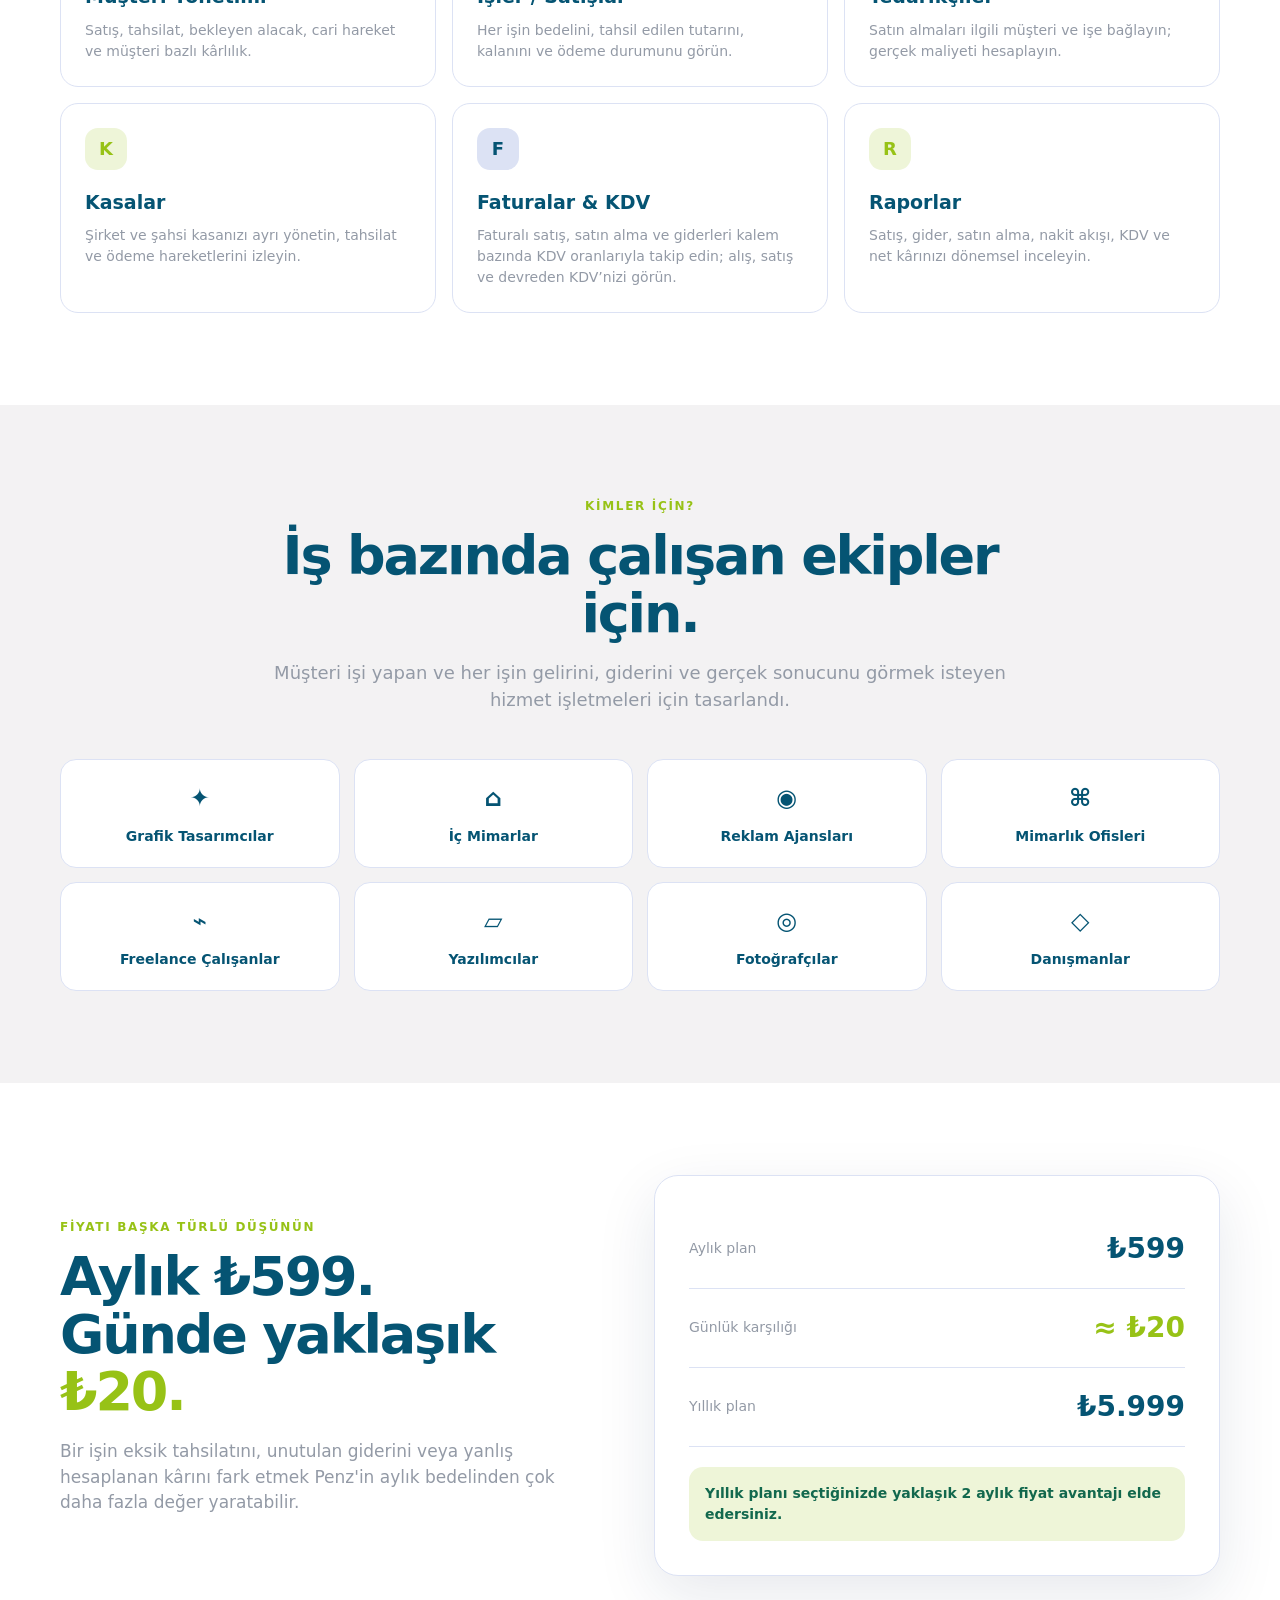
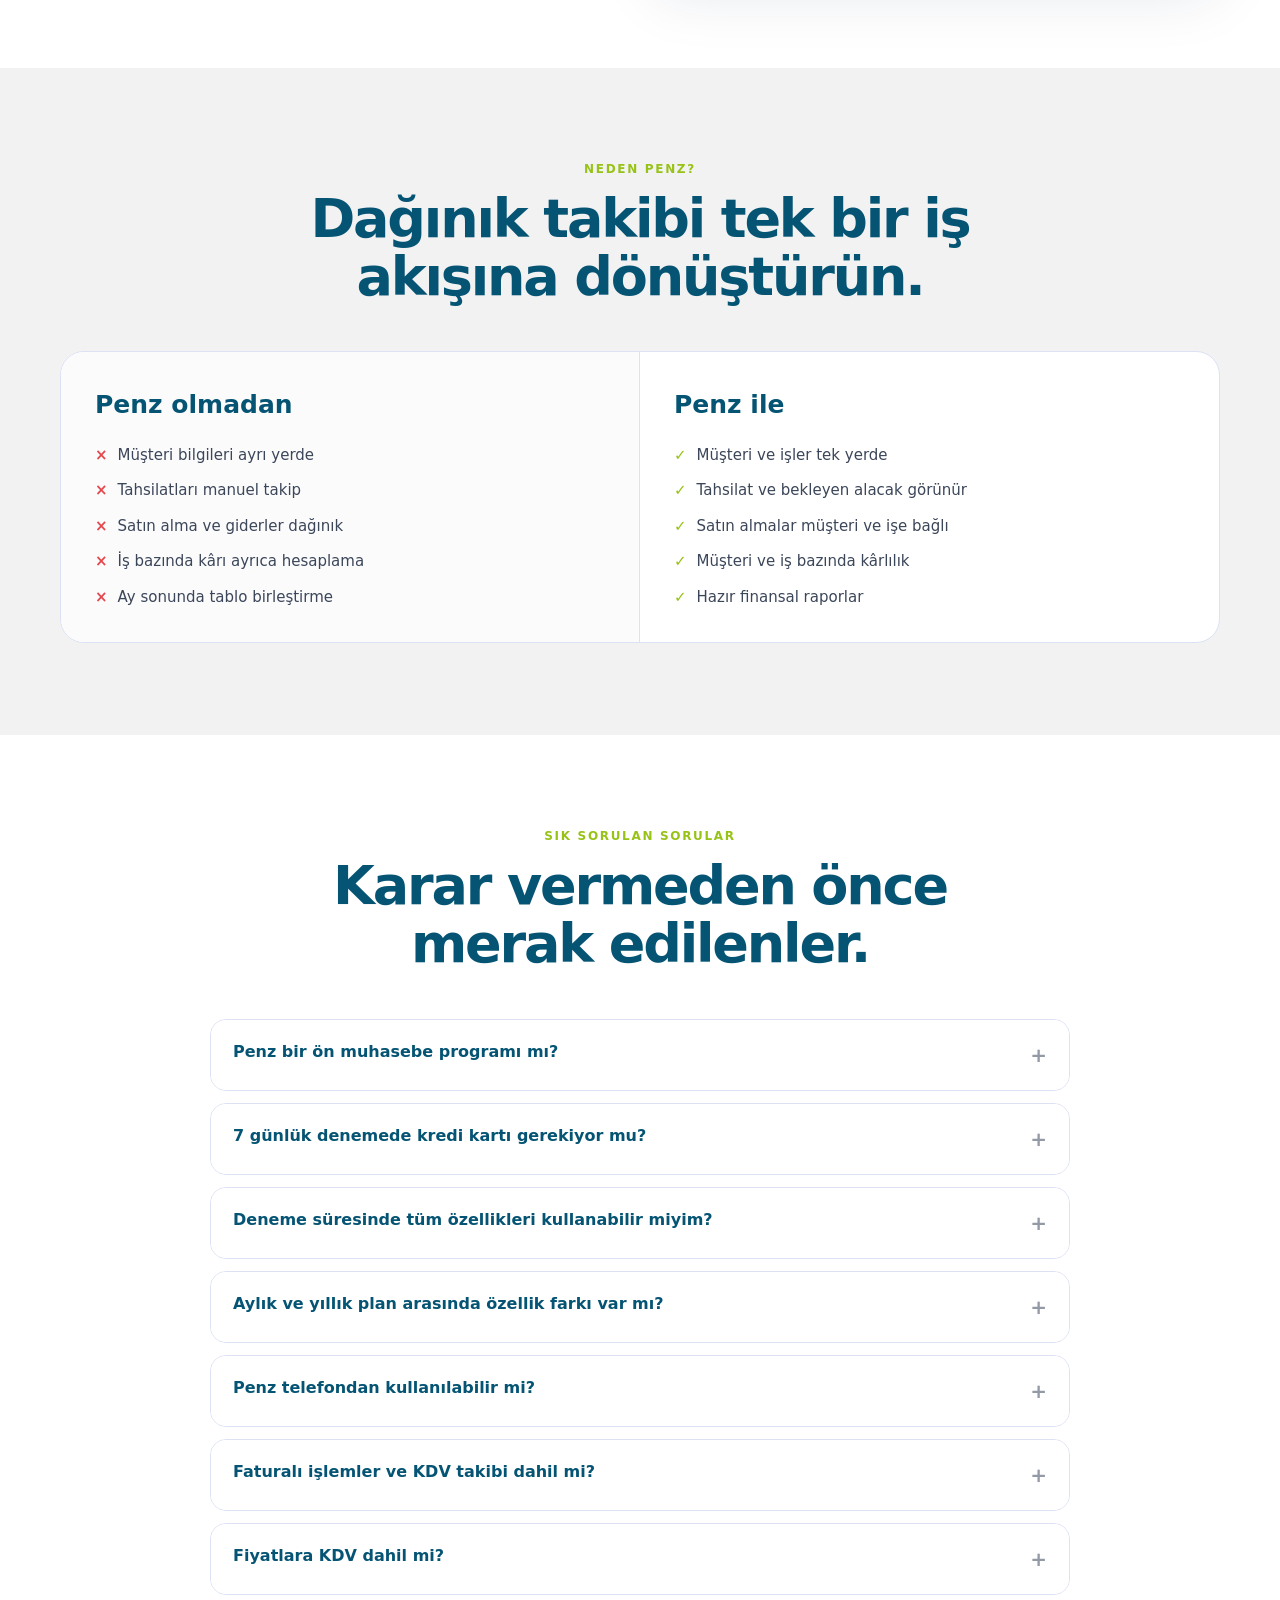
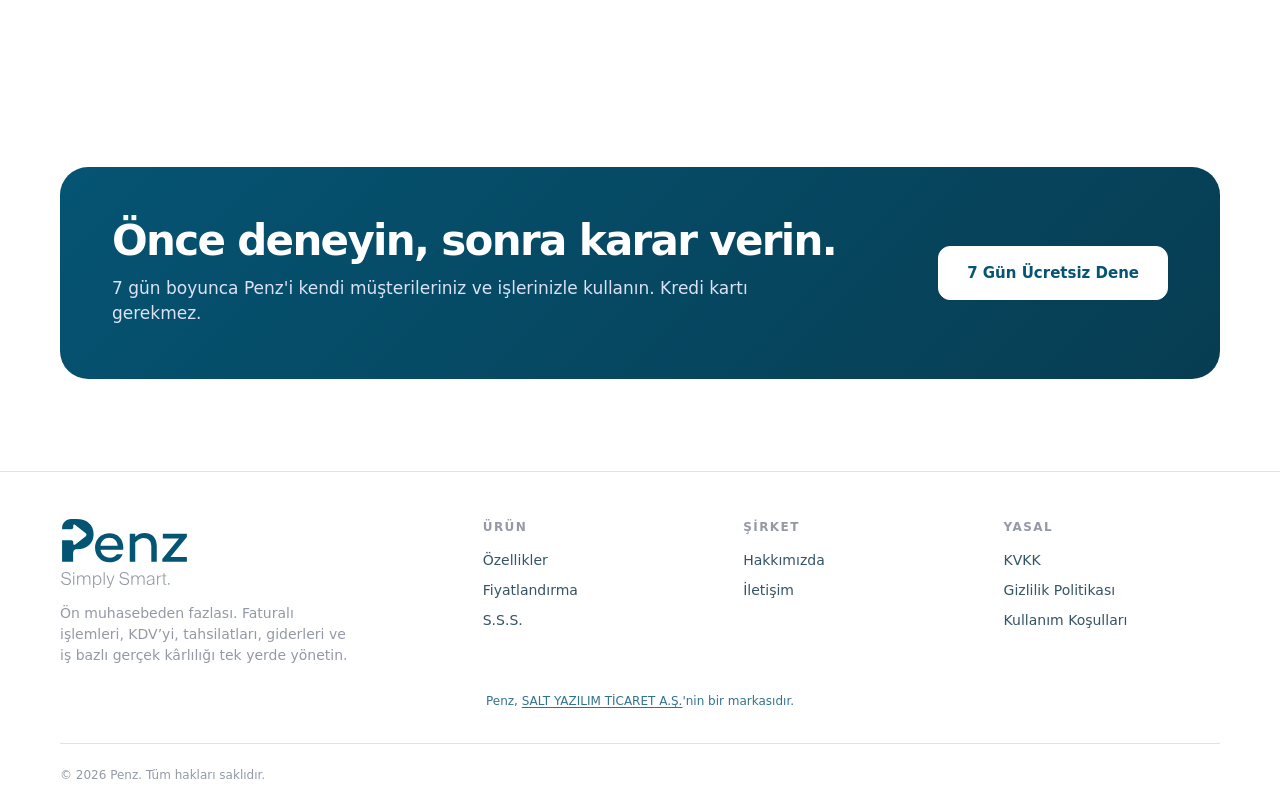
<file: pricing.html>
<!DOCTYPE html>

<html lang="tr">
<head>
<!-- Yandex.Metrika counter -->
<script type="text/javascript">
    (function(m,e,t,r,i,k,a){
        m[i]=m[i]||function(){(m[i].a=m[i].a||[]).push(arguments)};
        m[i].l=1*new Date();
        for (var j = 0; j < document.scripts.length; j++) {if (document.scripts[j].src === r) { return; }}
        k=e.createElement(t),a=e.getElementsByTagName(t)[0],k.async=1,k.src=r,a.parentNode.insertBefore(k,a)
    })(window, document,'script','https://mc.yandex.ru/metrika/tag.js?id=111467088', 'ym');

    ym(111467088, 'init', {ssr:true, webvisor:true, clickmap:true, ecommerce:"dataLayer", referrer: document.referrer, url: location.href, accurateTrackBounce:true, trackLinks:true});
</script>
<!-- /Yandex.Metrika counter -->
<!-- Google tag (gtag.js) -->
<script async="" src="https://www.googletagmanager.com/gtag/js?id=G-F95LWD4E8N"></script>
<script>
window.dataLayer = window.dataLayer || [];
function gtag(){dataLayer.push(arguments);}
gtag('js', new Date());
gtag('config', 'G-F95LWD4E8N');
</script>
<meta charset="utf-8"/>
<meta content="width=device-width, initial-scale=1" name="viewport"/>
<title>Penz Fiyatlandırma</title>
<meta content="Penz fiyatlandırma: tek paket, tüm özellikler. 7 gün ücretsiz deneyin." name="description"/>
<link href="assets/css/pricing.css" rel="stylesheet"/><link href="https://penzapp.com/pricing.html" rel="canonical"/><link href="site.webmanifest" rel="manifest"/><link href="assets/favicon/favicon.svg" rel="icon" type="image/svg+xml"/><link href="assets/favicon/favicon.ico" rel="icon" sizes="any"/><link href="assets/favicon/favicon-32x32.png" rel="icon" sizes="32x32" type="image/png"/><link href="assets/favicon/favicon-16x16.png" rel="icon" sizes="16x16" type="image/png"/><link href="assets/favicon/apple-touch-icon.png" rel="apple-touch-icon" sizes="180x180"/><meta content="#ffffff" name="theme-color"/><meta content="website" property="og:type"/><meta content="Penz Fiyatlandırma" property="og:title"/><meta content="Penz fiyatlandırma: tek paket, tüm özellikler. 7 gün ücretsiz deneyin." property="og:description"/><meta content="https://penzapp.com/pricing.html" property="og:url"/><meta content="https://penzapp.com/images/social/penz-open-graph.jpg" property="og:image"/><meta content="summary_large_image" name="twitter:card"/><meta content="Penz Fiyatlandırma" name="twitter:title"/><meta content="Penz fiyatlandırma: tek paket, tüm özellikler. 7 gün ücretsiz deneyin." name="twitter:description"/><meta content="https://penzapp.com/images/social/penz-open-graph.jpg" name="twitter:image"/>
<!-- Meta Pixel Code -->
<script>
!function(f,b,e,v,n,t,s)
{if(f.fbq)return;n=f.fbq=function(){n.callMethod?
n.callMethod.apply(n,arguments):n.queue.push(arguments)};
if(!f._fbq)f._fbq=n;n.push=n;n.loaded=!0;n.version='2.0';
n.queue=[];t=b.createElement(e);t.async=!0;
t.src=v;s=b.getElementsByTagName(e)[0];
s.parentNode.insertBefore(t,s)}(window, document,'script',
'https://connect.facebook.net/en_US/fbevents.js');
fbq('init', '2030051017618303');
fbq('track', 'PageView');
</script>
<noscript><img height="1" src="https://www.facebook.com/tr?id=2030051017618303&amp;ev=PageView&amp;noscript=1" style="display:none" width="1"/></noscript>
<!-- End Meta Pixel Code -->
<link rel="stylesheet" href="assets/css/mobile-nav.css?v=1"/>
</head>
<body>
<!-- Yandex.Metrika counter (noscript) -->
<noscript><div><img alt="" src="https://mc.yandex.ru/watch/111467088" style="position:absolute; left:-9999px;"/></div></noscript>
<!-- /Yandex.Metrika counter (noscript) -->
<header>
<div class="container nav">
<a class="brand" href="index.html"><img alt="Penz" src="images/brand/penz-logo.svg"/></a>
<nav aria-label="Ana menü" class="menu" id="mobilePageNav"><a href="service.html">Özellikler</a><a class="active" href="pricing.html">Fiyatlandırma</a><a href="about.html">Hakkımızda</a><a href="faqs.html">S.S.S.</a><a href="contact.html">İletişim</a></nav>
<div class="actions">
<a class="btn" href="https://app.penzapp.com/login" rel="noopener" target="_blank">Giriş Yap</a>
<a class="btn dark" href="https://app.penzapp.com/register" rel="noopener" target="_blank">7 Gün Ücretsiz Dene</a>
<button class="mobile-menu" type="button" aria-label="Menüyü aç" aria-expanded="false" aria-controls="mobilePageNav">☰</button>
</div>
</div>
</header>
<main>
<section class="hero">
<div class="container">
<div class="hero-head">
<span class="eyebrow">Basit · Şeffaf · Tek Paket</span>
<h1>Tek paket.<br/><span class="accent">Tüm özellikler.</span></h1>
<p>Modül seçmek, paket karşılaştırmak veya gizli ücretleri hesaplamak yok. Penz'in tüm özellikleri tek pakette.</p>
</div>
<div class="price-layout">
<div class="value-panel">
<div>
<h2>İşinizi yönetmek için ihtiyacınız olan her şey dahil.</h2>
<p>Fiyat yükseldikçe açılan özellikler yok. Müşteriden rapora kadar Penz'in tamamını kullanın.</p>
<div class="value-list">
<div class="value-item"><span class="check">✓</span><span>Müşteriler ve müşteri bazlı finansal takip</span></div>
<div class="value-item"><span class="check">✓</span><span>İşler / satışlar ve tahsilat takibi</span></div>
<div class="value-item"><span class="check">✓</span><span>Tedarikçiler ve müşteriyle ilişkilendirilmiş satın almalar</span></div>
<div class="value-item"><span class="check">✓</span><span>Kasalar, giderler ve finansal raporlar</span></div>
<div class="value-item"><span class="check">✓</span><span>İş ve müşteri bazında gerçek kârlılık</span></div>
</div>
</div>
<div class="note"><strong>Tanıtım fiyatıdır.</strong></div>
</div>
<div class="price-card">
<div class="plan-top">
<div class="plan-title">
<small>Penz</small>
<h3>Tek Paket</h3>
</div>
<span class="badge">Tüm özellikler dahil</span>
</div>
<div aria-label="Ödeme dönemi" class="toggle" role="group">
<button class="active" id="monthlyBtn" type="button">Aylık</button>
<button id="yearlyBtn" type="button">Yıllık</button>
</div>
<div class="price-main">
<div class="price-row">
<div class="price" id="price">₺599</div>
<div class="period" id="period">/ ay</div>
</div>
<div class="vat">+ KDV</div>
<div class="saving" id="saving">Yıllık planda yaklaşık 2 ay avantajlı.</div>
</div>
<div class="trial">✓ 7 gün ücretsiz deneyin. Kredi kartı gerekmez.</div>
<div class="price-actions">
<a class="btn green large" href="https://app.penzapp.com/register" rel="noopener" target="_blank">Ücretsiz Denemeye Başla</a>
<div class="smallprint">Deneme süresince tüm özellikleri kullanabilirsiniz.</div>
</div>
</div>
</div>
</div>
</section>
<section class="section" id="dahil">
<div class="container">
<div class="section-head">
<div class="kicker">Pakete dahil</div>
<h2>Ön muhasebeden iş bazlı kârlılığa, tek paket.</h2>
<p>Faturalı işlemler, KDV takibi, tahsilat, gider, kasa ve iş bazlı kârlılık dahil. Ek modül veya üst paket yok.</p>
</div>
<div class="features">
<div class="feature">
<div class="feature-icon">M</div>
<h3>Müşteri Yönetimi</h3>
<p>Satış, tahsilat, bekleyen alacak, cari hareket ve müşteri bazlı kârlılık.</p>
</div>
<div class="feature">
<div class="feature-icon">İ</div>
<h3>İşler / Satışlar</h3>
<p>Her işin bedelini, tahsil edilen tutarını, kalanını ve ödeme durumunu görün.</p>
</div>
<div class="feature">
<div class="feature-icon">T</div>
<h3>Tedarikçiler</h3>
<p>Satın almaları ilgili müşteri ve işe bağlayın; gerçek maliyeti hesaplayın.</p>
</div>
<div class="feature">
<div class="feature-icon">K</div>
<h3>Kasalar</h3>
<p>Şirket ve şahsi kasanızı ayrı yönetin, tahsilat ve ödeme hareketlerini izleyin.</p>
</div>
<div class="feature">
<div class="feature-icon">F</div>
<h3>Faturalar &amp; KDV</h3>
<p>Faturalı satış, satın alma ve giderleri kalem bazında KDV oranlarıyla takip edin; alış, satış ve devreden KDV’nizi görün.</p>
</div>
<div class="feature">
<div class="feature-icon">R</div>
<h3>Raporlar</h3>
<p>Satış, gider, satın alma, nakit akışı, KDV ve net kârınızı dönemsel inceleyin.</p>
</div>
</div>
</div>
</section>
<section class="section soft">
<div class="container">
<div class="section-head">
<div class="kicker">Kimler için?</div>
<h2>İş bazında çalışan ekipler için.</h2>
<p>Müşteri işi yapan ve her işin gelirini, giderini ve gerçek sonucunu görmek isteyen hizmet işletmeleri için tasarlandı.</p>
</div>
<div class="audience">
<div class="audience-card"><span>✦</span>Grafik Tasarımcılar</div>
<div class="audience-card"><span>⌂</span>İç Mimarlar</div>
<div class="audience-card"><span>◉</span>Reklam Ajansları</div>
<div class="audience-card"><span>⌘</span>Mimarlık Ofisleri</div>
<div class="audience-card"><span>⌁</span>Freelance Çalışanlar</div>
<div class="audience-card"><span>▱</span>Yazılımcılar</div>
<div class="audience-card"><span>◎</span>Fotoğrafçılar</div>
<div class="audience-card"><span>◇</span>Danışmanlar</div>
</div>
</div>
</section>
<section class="section">
<div class="container daily">
<div class="daily-copy">
<div class="kicker">Fiyatı başka türlü düşünün</div>
<h2>Aylık ₺599.<br/>Günde yaklaşık <span class="accent">₺20.</span></h2>
<p>Bir işin eksik tahsilatını, unutulan giderini veya yanlış hesaplanan kârını fark etmek Penz'in aylık bedelinden çok daha fazla değer yaratabilir.</p>
</div>
<div class="math-card">
<div class="math-row">
<span>Aylık plan</span>
<strong>₺599</strong>
</div>
<div class="math-row highlight">
<span>Günlük karşılığı</span>
<strong>≈ ₺20</strong>
</div>
<div class="math-row">
<span>Yıllık plan</span>
<strong>₺5.999</strong>
</div>
<div class="math-note">Yıllık planı seçtiğinizde yaklaşık 2 aylık fiyat avantajı elde edersiniz.</div>
</div>
</div>
</section>
<section class="section soft">
<div class="container">
<div class="section-head">
<div class="kicker">Neden Penz?</div>
<h2>Dağınık takibi tek bir iş akışına dönüştürün.</h2>
</div>
<div class="compare">
<div class="compare-col old">
<h3>Penz olmadan</h3>
<div class="compare-list">
<div class="compare-item"><span class="x">×</span><span>Müşteri bilgileri ayrı yerde</span></div>
<div class="compare-item"><span class="x">×</span><span>Tahsilatları manuel takip</span></div>
<div class="compare-item"><span class="x">×</span><span>Satın alma ve giderler dağınık</span></div>
<div class="compare-item"><span class="x">×</span><span>İş bazında kârı ayrıca hesaplama</span></div>
<div class="compare-item"><span class="x">×</span><span>Ay sonunda tablo birleştirme</span></div>
</div>
</div>
<div class="compare-col">
<h3>Penz ile</h3>
<div class="compare-list">
<div class="compare-item"><span class="ok">✓</span><span>Müşteri ve işler tek yerde</span></div>
<div class="compare-item"><span class="ok">✓</span><span>Tahsilat ve bekleyen alacak görünür</span></div>
<div class="compare-item"><span class="ok">✓</span><span>Satın almalar müşteri ve işe bağlı</span></div>
<div class="compare-item"><span class="ok">✓</span><span>Müşteri ve iş bazında kârlılık</span></div>
<div class="compare-item"><span class="ok">✓</span><span>Hazır finansal raporlar</span></div>
</div>
</div>
</div>
</div>
</section>
<section class="section" id="sss">
<div class="container">
<div class="section-head">
<div class="kicker">Sık Sorulan Sorular</div>
<h2>Karar vermeden önce merak edilenler.</h2>
</div>
<div class="faq">
<div class="faq-item">
<button class="faq-q" type="button"><span>Penz bir ön muhasebe programı mı?</span><span>+</span></button>
<div class="faq-a">Penz, ön muhasebe ihtiyaçlarını iş bazlı finans yönetimiyle birleştirir. Faturalı satış, satın alma, gider, tahsilat, ödeme ve KDV takibinin yanında müşteri ve iş bazında gerçek kârlılığınızı gösterir.</div>
</div>
<div class="faq-item">
<button class="faq-q" type="button"><span>7 günlük denemede kredi kartı gerekiyor mu?</span><span>+</span></button>
<div class="faq-a">Hayır. Ücretsiz denemeyi kredi kartı bilgisi girmeden başlatabilirsiniz.</div>
</div>
<div class="faq-item">
<button class="faq-q" type="button"><span>Deneme süresinde tüm özellikleri kullanabilir miyim?</span><span>+</span></button>
<div class="faq-a">Evet. Deneme süresince Penz'in özelliklerini gerçek iş akışınızla deneyebilirsiniz.</div>
</div>
<div class="faq-item">
<button class="faq-q" type="button"><span>Aylık ve yıllık plan arasında özellik farkı var mı?</span><span>+</span></button>
<div class="faq-a">Hayır. İki ödeme döneminde de aynı özellikleri kullanırsınız. Yıllık plan yalnızca fiyat avantajı sağlar.</div>
</div>
<div class="faq-item">
<button class="faq-q" type="button"><span>Penz telefondan kullanılabilir mi?</span><span>+</span></button>
<div class="faq-a">Evet. Penz tarayıcı tabanlıdır ve mobil cihazlardan erişilebilir.</div>
</div>
<div class="faq-item">
<button class="faq-q" type="button"><span>Faturalı işlemler ve KDV takibi dahil mi?</span><span>+</span></button>
<div class="faq-a">Evet. Tek paket içinde faturalı satış, satın alma ve gider takibi ile alış KDV, satış KDV ve devreden KDV raporlaması bulunur.</div>
</div>
<div class="faq-item">
<button class="faq-q" type="button"><span>Fiyatlara KDV dahil mi?</span><span>+</span></button>
<div class="faq-a">Hayır. Gösterilen aylık ve yıllık fiyatlara KDV dahil değildir; belirtilen tutarlara KDV eklenir.</div>
</div>
</div>
</div>
</section>
<section class="cta">
<div class="container">
<div class="cta-box">
<div>
<h2>Önce deneyin, sonra karar verin.</h2>
<p>7 gün boyunca Penz'i kendi müşterileriniz ve işlerinizle kullanın. Kredi kartı gerekmez.</p>
</div>
<a class="btn large" href="https://app.penzapp.com/register" rel="noopener" target="_blank">7 Gün Ücretsiz Dene</a>
</div>
</div>
</section>
</main>
<footer>
<div class="container">
<div class="footer-grid">
<div class="footer-logo">
<img alt="Penz" src="images/brand/penz-logo.svg"/>
<p>Ön muhasebeden fazlası. Faturalı işlemleri, KDV’yi, tahsilatları, giderleri ve iş bazlı gerçek kârlılığı tek yerde yönetin.</p>
</div>
<div class="footer-col">
<h5>Ürün</h5>
<a href="service.html">Özellikler</a>
<a href="pricing.html">Fiyatlandırma</a>
<a href="faqs.html">S.S.S.</a>
</div>
<div class="footer-col">
<h5>Şirket</h5>
<a href="about.html">Hakkımızda</a>
<a href="contact.html">İletişim</a>
</div>
<div class="footer-col">
<h5>Yasal</h5>
<a href="kvkk.html">KVKK</a>
<a href="privacy.html">Gizlilik Politikası</a>
<a href="terms.html">Kullanım Koşulları</a>
</div>
</div>

<div class="penz-company-notice" style="margin:12px 0 8px; font-size:12px; line-height:1.6; text-align:center; opacity:.82;">Penz, <a href="https://www.saltyazilim.com/" target="_blank" rel="noopener noreferrer" style="color:inherit; text-decoration:underline; text-underline-offset:2px;">SALT YAZILIM TİCARET A.Ş.</a>'nin bir markasıdır.</div>
<div class="copyright">© 2026 Penz. Tüm hakları saklıdır.</div>
</div>
</footer>
<script defer="True" src="assets/js/pricing.js"></script><script defer src="assets/js/mobile-nav.js?v=1"></script>
</body>
</html>
</file>
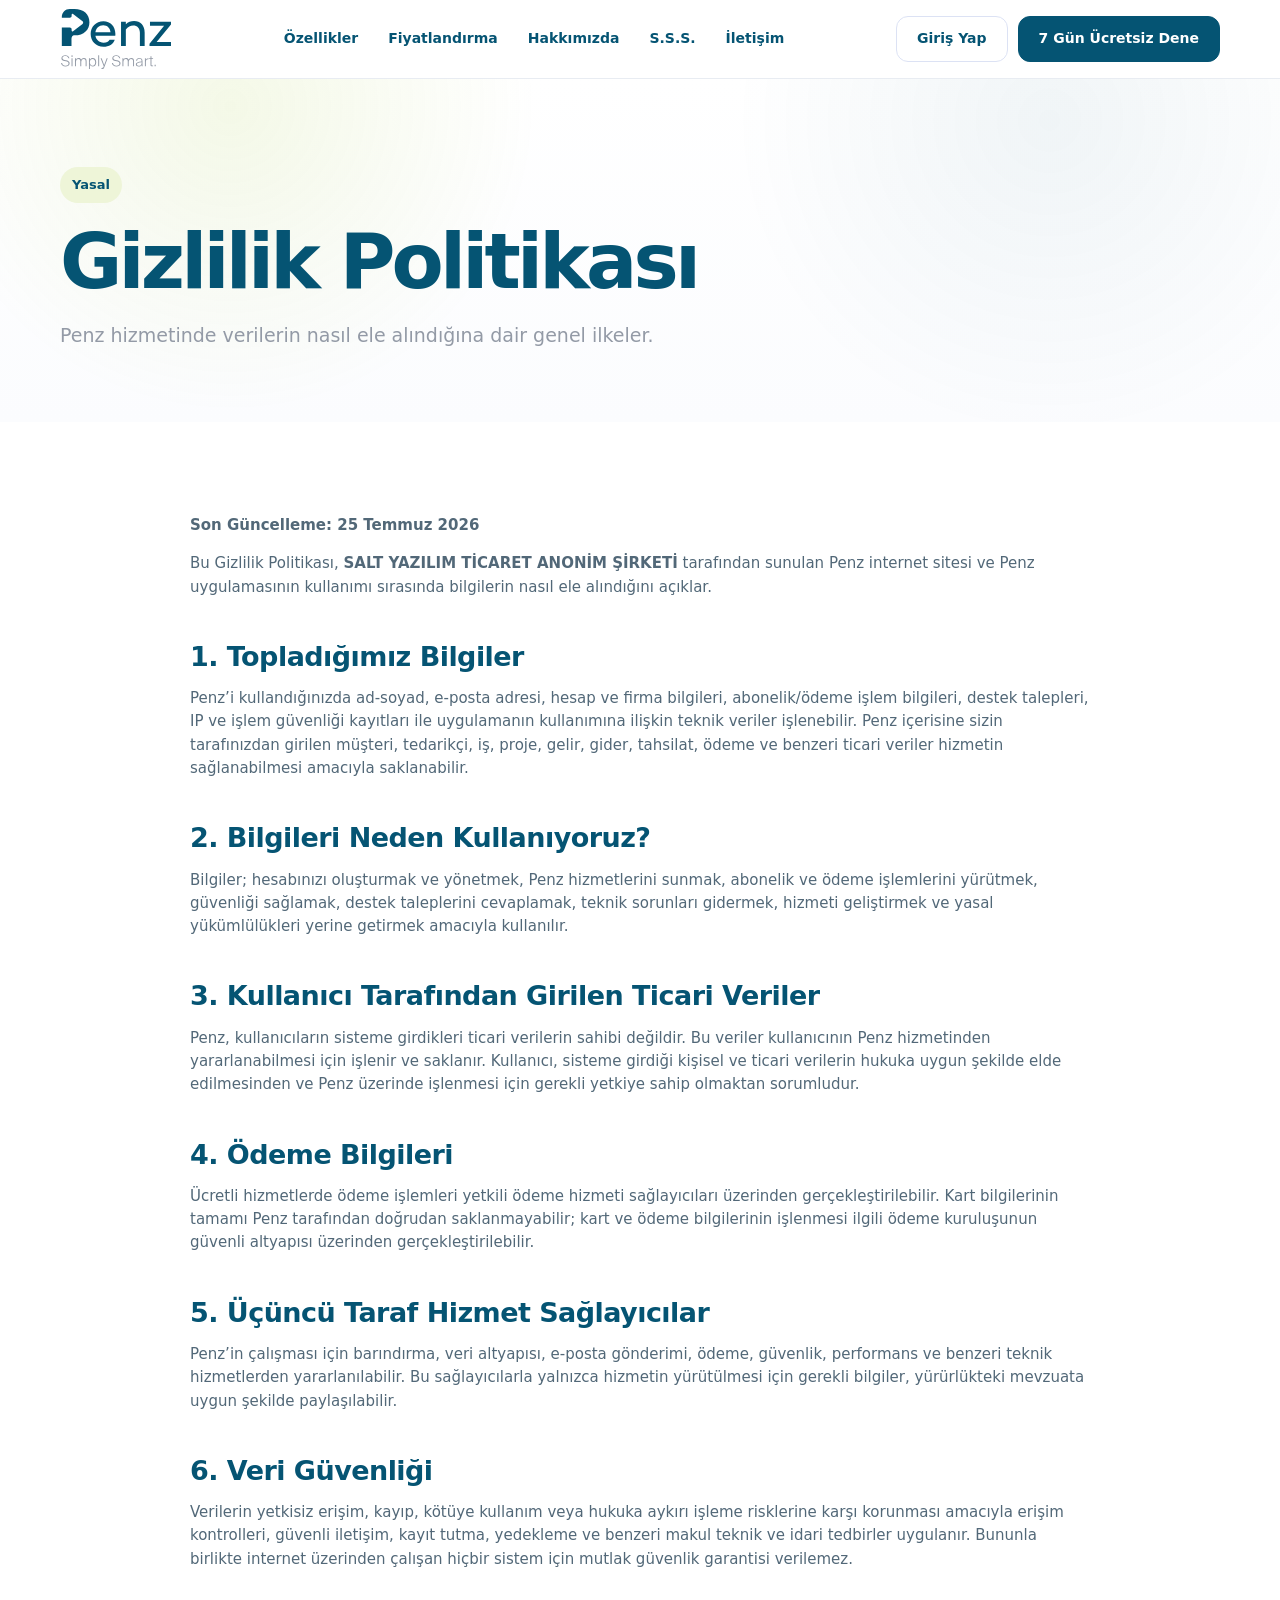
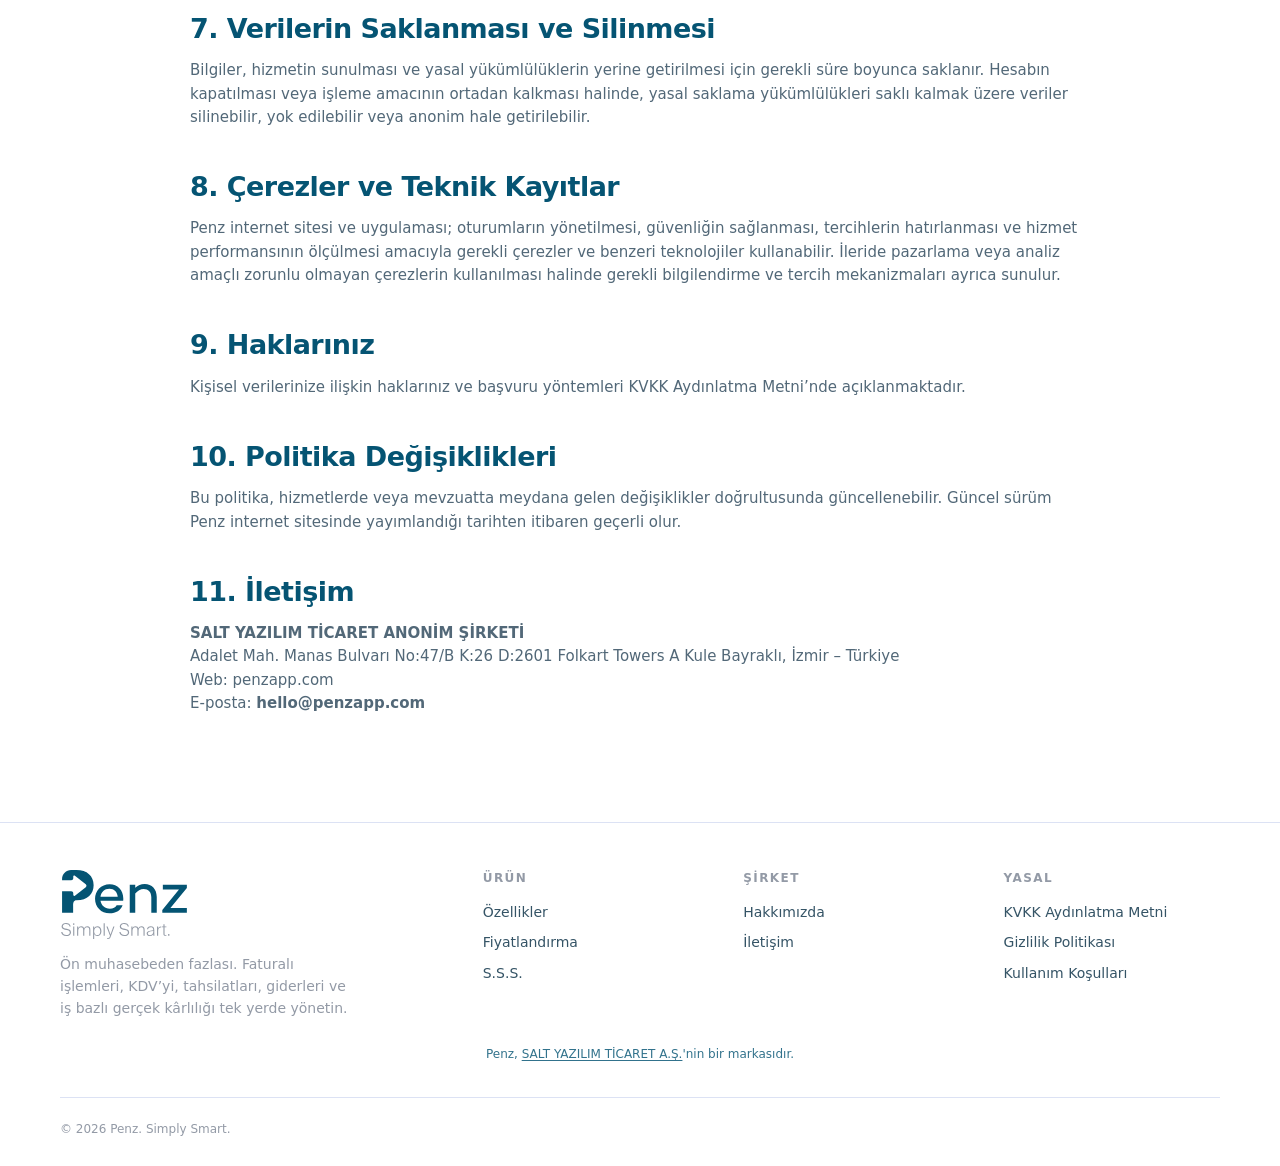
<file: privacy.html>
<!DOCTYPE html>

<html lang="tr"><head>
<!-- Yandex.Metrika counter -->
<script type="text/javascript">
    (function(m,e,t,r,i,k,a){
        m[i]=m[i]||function(){(m[i].a=m[i].a||[]).push(arguments)};
        m[i].l=1*new Date();
        for (var j = 0; j < document.scripts.length; j++) {if (document.scripts[j].src === r) { return; }}
        k=e.createElement(t),a=e.getElementsByTagName(t)[0],k.async=1,k.src=r,a.parentNode.insertBefore(k,a)
    })(window, document,'script','https://mc.yandex.ru/metrika/tag.js?id=111467088', 'ym');

    ym(111467088, 'init', {ssr:true, webvisor:true, clickmap:true, ecommerce:"dataLayer", referrer: document.referrer, url: location.href, accurateTrackBounce:true, trackLinks:true});
</script>
<!-- /Yandex.Metrika counter -->
<!-- Google tag (gtag.js) -->
<script async="" src="https://www.googletagmanager.com/gtag/js?id=G-F95LWD4E8N"></script>
<script>
window.dataLayer = window.dataLayer || [];
function gtag(){dataLayer.push(arguments);}
gtag('js', new Date());
gtag('config', 'G-F95LWD4E8N');
</script>
<meta charset="utf-8"/><meta content="width=device-width,initial-scale=1" name="viewport"/><title>Gizlilik Politikası | Penz</title><meta content="Penz hizmetinde verilerin nasıl ele alındığına dair genel ilkeler." name="description"/><link href="assets/css/privacy.css" rel="stylesheet"/><link href="https://penzapp.com/privacy.html" rel="canonical"/><link href="site.webmanifest" rel="manifest"/><link href="assets/favicon/favicon.svg" rel="icon" type="image/svg+xml"/><link href="assets/favicon/favicon.ico" rel="icon" sizes="any"/><link href="assets/favicon/favicon-32x32.png" rel="icon" sizes="32x32" type="image/png"/><link href="assets/favicon/favicon-16x16.png" rel="icon" sizes="16x16" type="image/png"/><link href="assets/favicon/apple-touch-icon.png" rel="apple-touch-icon" sizes="180x180"/><meta content="#ffffff" name="theme-color"/><meta content="website" property="og:type"/><meta content="Gizlilik Politikası | Penz" property="og:title"/><meta content="Penz hizmetinde verilerin nasıl ele alındığına dair genel ilkeler." property="og:description"/><meta content="https://penzapp.com/privacy.html" property="og:url"/><meta content="https://penzapp.com/images/social/penz-open-graph.jpg" property="og:image"/><meta content="summary_large_image" name="twitter:card"/><meta content="Gizlilik Politikası | Penz" name="twitter:title"/><meta content="Penz hizmetinde verilerin nasıl ele alındığına dair genel ilkeler." name="twitter:description"/><meta content="https://penzapp.com/images/social/penz-open-graph.jpg" name="twitter:image"/>
<!-- Meta Pixel Code -->
<script>
!function(f,b,e,v,n,t,s)
{if(f.fbq)return;n=f.fbq=function(){n.callMethod?
n.callMethod.apply(n,arguments):n.queue.push(arguments)};
if(!f._fbq)f._fbq=n;n.push=n;n.loaded=!0;n.version='2.0';
n.queue=[];t=b.createElement(e);t.async=!0;
t.src=v;s=b.getElementsByTagName(e)[0];
s.parentNode.insertBefore(t,s)}(window, document,'script',
'https://connect.facebook.net/en_US/fbevents.js');
fbq('init', '2030051017618303');
fbq('track', 'PageView');
</script>
<noscript><img height="1" src="https://www.facebook.com/tr?id=2030051017618303&amp;ev=PageView&amp;noscript=1" style="display:none" width="1"/></noscript>
<!-- End Meta Pixel Code -->
<link rel="stylesheet" href="assets/css/mobile-nav.css?v=1"/>
</head><body>
<!-- Yandex.Metrika counter (noscript) -->
<noscript><div><img alt="" src="https://mc.yandex.ru/watch/111467088" style="position:absolute; left:-9999px;"/></div></noscript>
<!-- /Yandex.Metrika counter (noscript) -->
<header><div class="container nav"><a class="brand" href="index.html"><img alt="Penz" src="images/brand/penz-logo.svg"/></a><nav class="menu" id="mobilePageNav"><a href="service.html">Özellikler</a><a href="pricing.html">Fiyatlandırma</a><a href="about.html">Hakkımızda</a><a href="faqs.html">S.S.S.</a><a href="contact.html">İletişim</a></nav><div class="actions"><a class="btn" href="https://app.penzapp.com/login" rel="noopener" target="_blank">Giriş Yap</a><a class="btn dark" href="https://app.penzapp.com/register" rel="noopener" target="_blank">7 Gün Ücretsiz Dene</a><button class="mobile-menu" type="button" aria-label="Menüyü aç" aria-expanded="false" aria-controls="mobilePageNav">☰</button></div></div></header><main>
<section class="hero"><div class="container"><span class="eyebrow">Yasal</span><h1>Gizlilik Politikası</h1><p>Penz hizmetinde verilerin nasıl ele alındığına dair genel ilkeler.</p></div></section>
<section class="section"><div class="container legal-wrap"><div class="legal-content">
<p><strong>Son Güncelleme: 25 Temmuz 2026</strong></p>
<p>Bu Gizlilik Politikası, <strong>SALT YAZILIM TİCARET ANONİM ŞİRKETİ</strong> tarafından sunulan Penz internet sitesi ve Penz uygulamasının kullanımı sırasında bilgilerin nasıl ele alındığını açıklar.</p>
<h2>1. Topladığımız Bilgiler</h2>
<p>Penz’i kullandığınızda ad-soyad, e-posta adresi, hesap ve firma bilgileri, abonelik/ödeme işlem bilgileri, destek talepleri, IP ve işlem güvenliği kayıtları ile uygulamanın kullanımına ilişkin teknik veriler işlenebilir. Penz içerisine sizin tarafınızdan girilen müşteri, tedarikçi, iş, proje, gelir, gider, tahsilat, ödeme ve benzeri ticari veriler hizmetin sağlanabilmesi amacıyla saklanabilir.</p>
<h2>2. Bilgileri Neden Kullanıyoruz?</h2>
<p>Bilgiler; hesabınızı oluşturmak ve yönetmek, Penz hizmetlerini sunmak, abonelik ve ödeme işlemlerini yürütmek, güvenliği sağlamak, destek taleplerini cevaplamak, teknik sorunları gidermek, hizmeti geliştirmek ve yasal yükümlülükleri yerine getirmek amacıyla kullanılır.</p>
<h2>3. Kullanıcı Tarafından Girilen Ticari Veriler</h2>
<p>Penz, kullanıcıların sisteme girdikleri ticari verilerin sahibi değildir. Bu veriler kullanıcının Penz hizmetinden yararlanabilmesi için işlenir ve saklanır. Kullanıcı, sisteme girdiği kişisel ve ticari verilerin hukuka uygun şekilde elde edilmesinden ve Penz üzerinde işlenmesi için gerekli yetkiye sahip olmaktan sorumludur.</p>
<h2>4. Ödeme Bilgileri</h2>
<p>Ücretli hizmetlerde ödeme işlemleri yetkili ödeme hizmeti sağlayıcıları üzerinden gerçekleştirilebilir. Kart bilgilerinin tamamı Penz tarafından doğrudan saklanmayabilir; kart ve ödeme bilgilerinin işlenmesi ilgili ödeme kuruluşunun güvenli altyapısı üzerinden gerçekleştirilebilir.</p>
<h2>5. Üçüncü Taraf Hizmet Sağlayıcılar</h2>
<p>Penz’in çalışması için barındırma, veri altyapısı, e-posta gönderimi, ödeme, güvenlik, performans ve benzeri teknik hizmetlerden yararlanılabilir. Bu sağlayıcılarla yalnızca hizmetin yürütülmesi için gerekli bilgiler, yürürlükteki mevzuata uygun şekilde paylaşılabilir.</p>
<h2>6. Veri Güvenliği</h2>
<p>Verilerin yetkisiz erişim, kayıp, kötüye kullanım veya hukuka aykırı işleme risklerine karşı korunması amacıyla erişim kontrolleri, güvenli iletişim, kayıt tutma, yedekleme ve benzeri makul teknik ve idari tedbirler uygulanır. Bununla birlikte internet üzerinden çalışan hiçbir sistem için mutlak güvenlik garantisi verilemez.</p>
<h2>7. Verilerin Saklanması ve Silinmesi</h2>
<p>Bilgiler, hizmetin sunulması ve yasal yükümlülüklerin yerine getirilmesi için gerekli süre boyunca saklanır. Hesabın kapatılması veya işleme amacının ortadan kalkması halinde, yasal saklama yükümlülükleri saklı kalmak üzere veriler silinebilir, yok edilebilir veya anonim hale getirilebilir.</p>
<h2>8. Çerezler ve Teknik Kayıtlar</h2>
<p>Penz internet sitesi ve uygulaması; oturumların yönetilmesi, güvenliğin sağlanması, tercihlerin hatırlanması ve hizmet performansının ölçülmesi amacıyla gerekli çerezler ve benzeri teknolojiler kullanabilir. İleride pazarlama veya analiz amaçlı zorunlu olmayan çerezlerin kullanılması halinde gerekli bilgilendirme ve tercih mekanizmaları ayrıca sunulur.</p>
<h2>9. Haklarınız</h2>
<p>Kişisel verilerinize ilişkin haklarınız ve başvuru yöntemleri KVKK Aydınlatma Metni’nde açıklanmaktadır.</p>
<h2>10. Politika Değişiklikleri</h2>
<p>Bu politika, hizmetlerde veya mevzuatta meydana gelen değişiklikler doğrultusunda güncellenebilir. Güncel sürüm Penz internet sitesinde yayımlandığı tarihten itibaren geçerli olur.</p>
<h2>11. İletişim</h2>
<p><strong>SALT YAZILIM TİCARET ANONİM ŞİRKETİ</strong><br/>Adalet Mah. Manas Bulvarı No:47/B K:26 D:2601 Folkart Towers A Kule Bayraklı, İzmir – Türkiye<br/>Web: penzapp.com<br/>E-posta: <strong>hello@penzapp.com</strong></p>
</div></div></section>
</main><footer><div class="container"><div class="footer-grid">
<div class="footer-logo"><img alt="Penz" src="images/brand/penz-logo.svg"/><p>Ön muhasebeden fazlası. Faturalı işlemleri, KDV’yi, tahsilatları, giderleri ve iş bazlı gerçek kârlılığı tek yerde yönetin.</p></div>
<div class="footer-col"><h5>Ürün</h5><a href="service.html">Özellikler</a><a href="pricing.html">Fiyatlandırma</a><a href="faqs.html">S.S.S.</a></div>
<div class="footer-col"><h5>Şirket</h5><a href="about.html">Hakkımızda</a><a href="contact.html">İletişim</a></div>
<div class="footer-col"><h5>Yasal</h5><a href="kvkk.html">KVKK Aydınlatma Metni</a><a href="privacy.html">Gizlilik Politikası</a><a href="terms.html">Kullanım Koşulları</a></div>
</div>
<div class="penz-company-notice" style="margin:12px 0 8px; font-size:12px; line-height:1.6; text-align:center; opacity:.82;">Penz, <a href="https://www.saltyazilim.com/" target="_blank" rel="noopener noreferrer" style="color:inherit; text-decoration:underline; text-underline-offset:2px;">SALT YAZILIM TİCARET A.Ş.</a>'nin bir markasıdır.</div>
<div class="copyright">© 2026 Penz. Simply Smart.</div></div></footer><script defer src="assets/js/mobile-nav.js?v=1"></script>
</body></html>
</file>
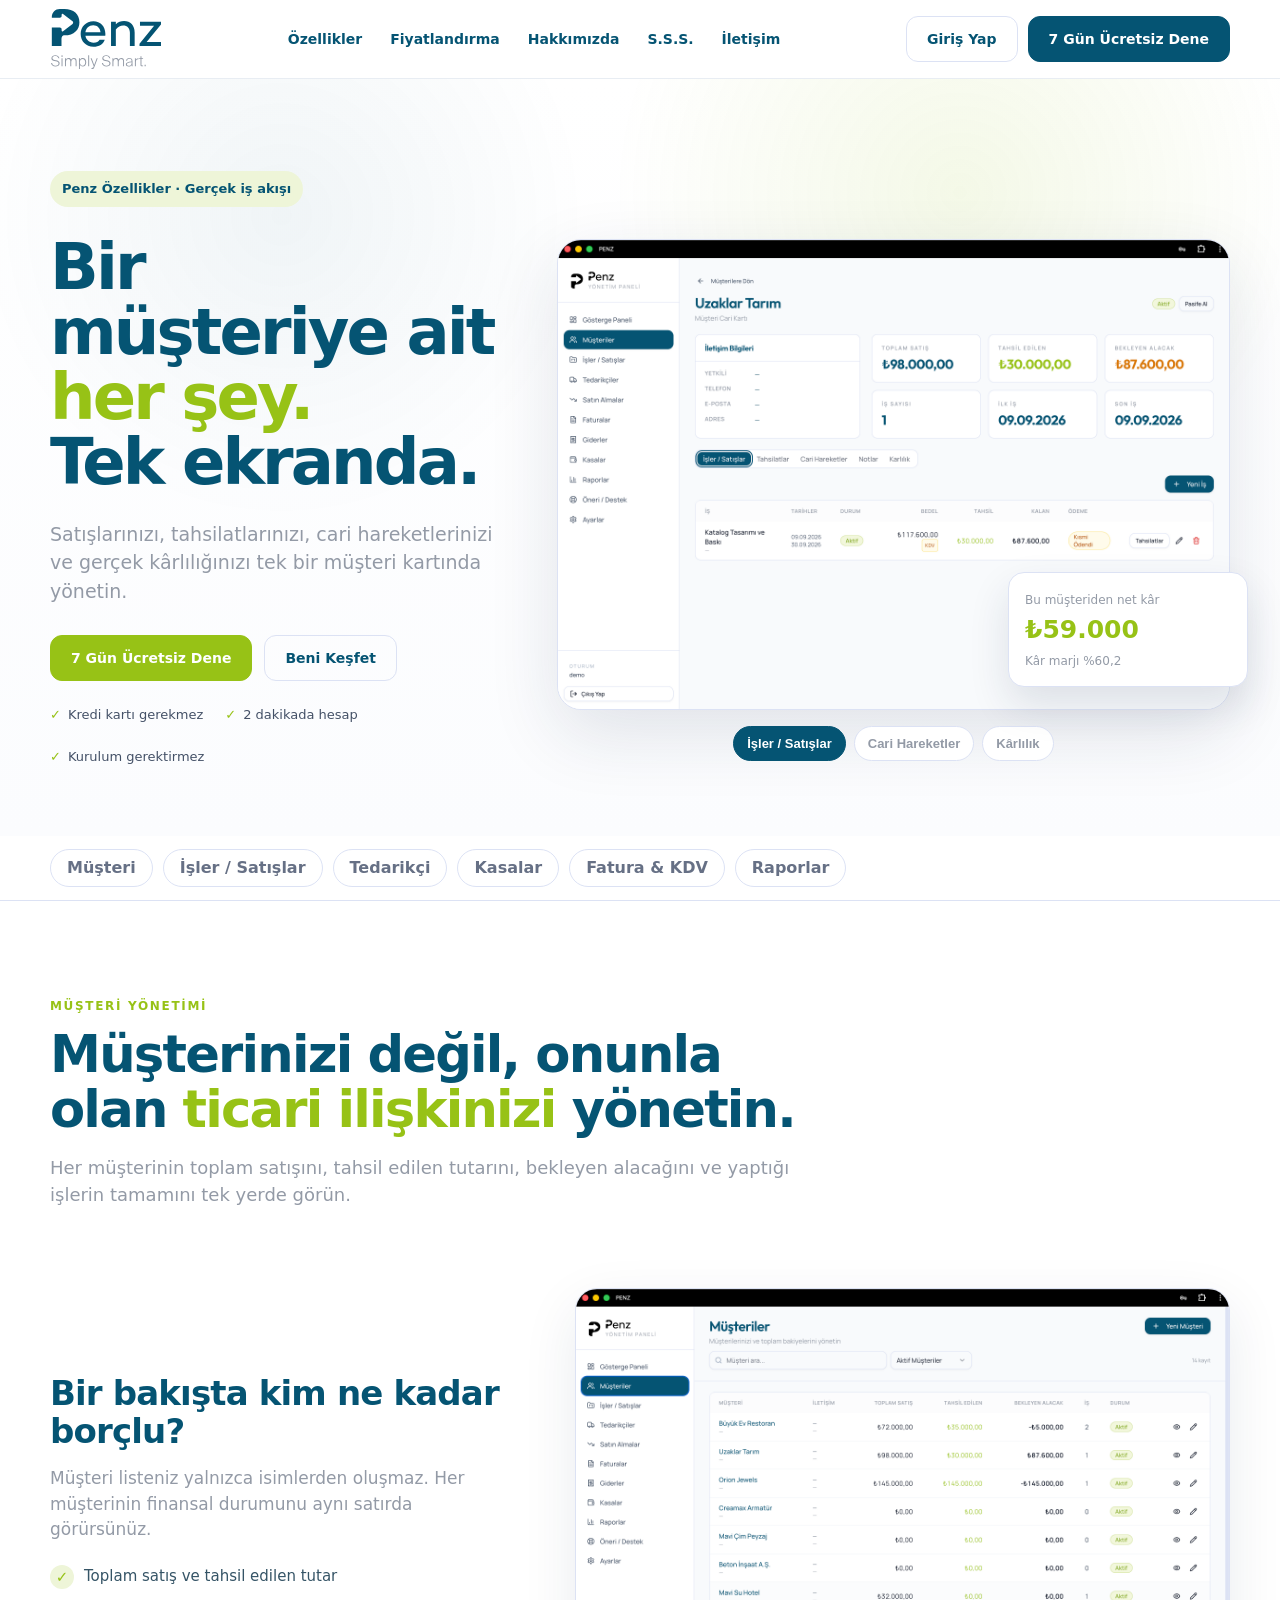
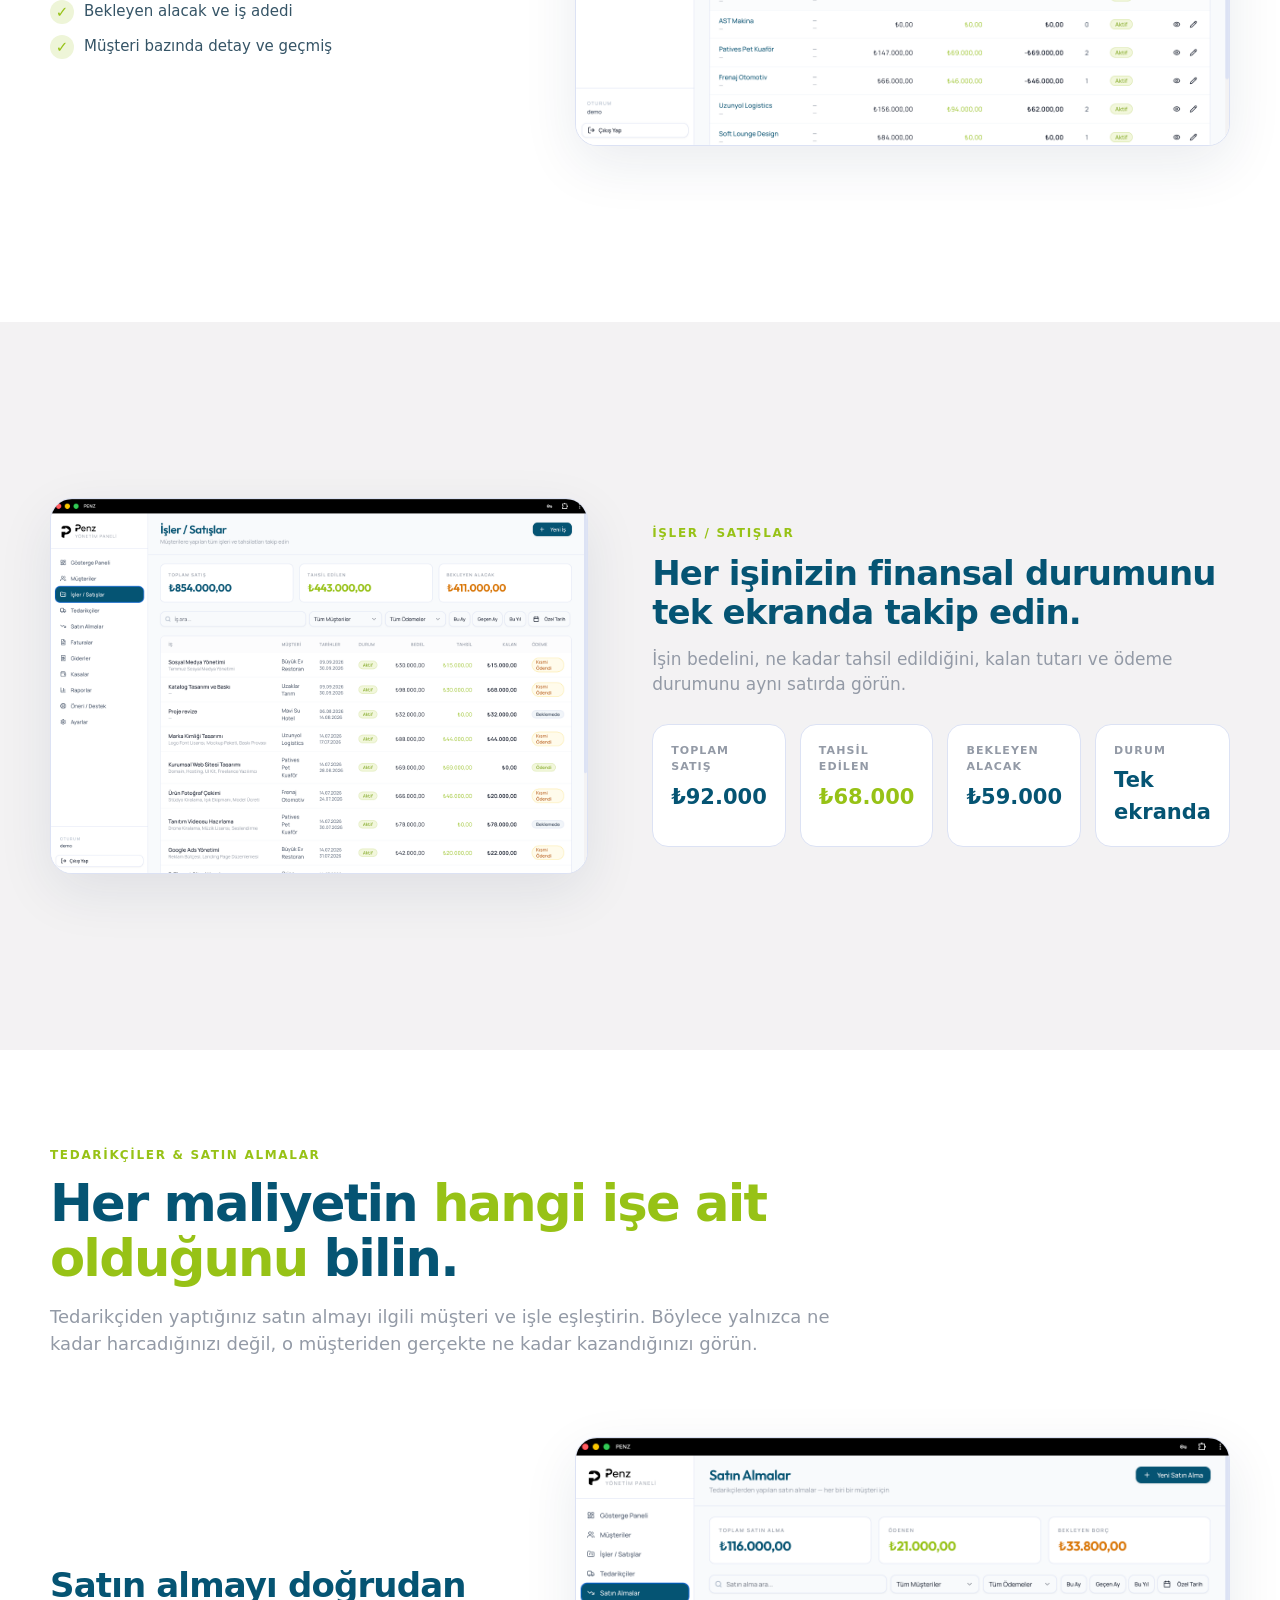
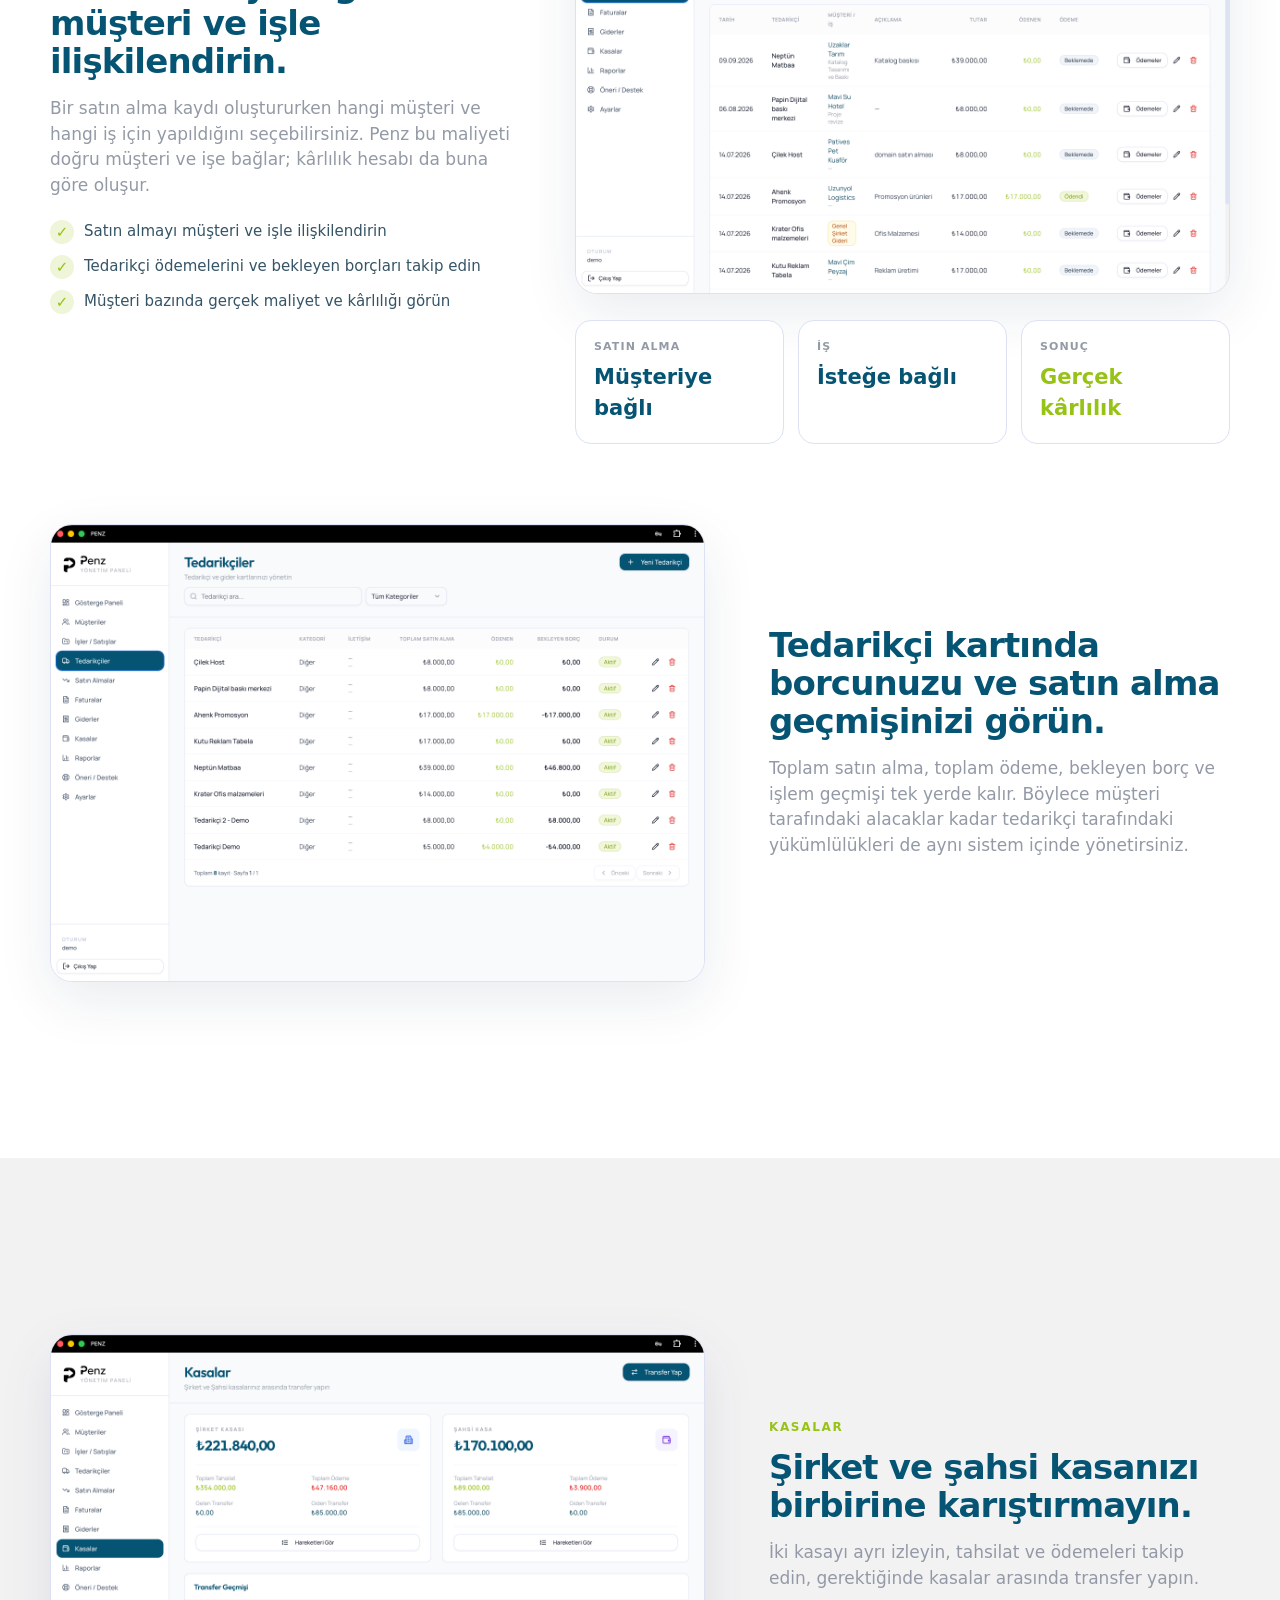
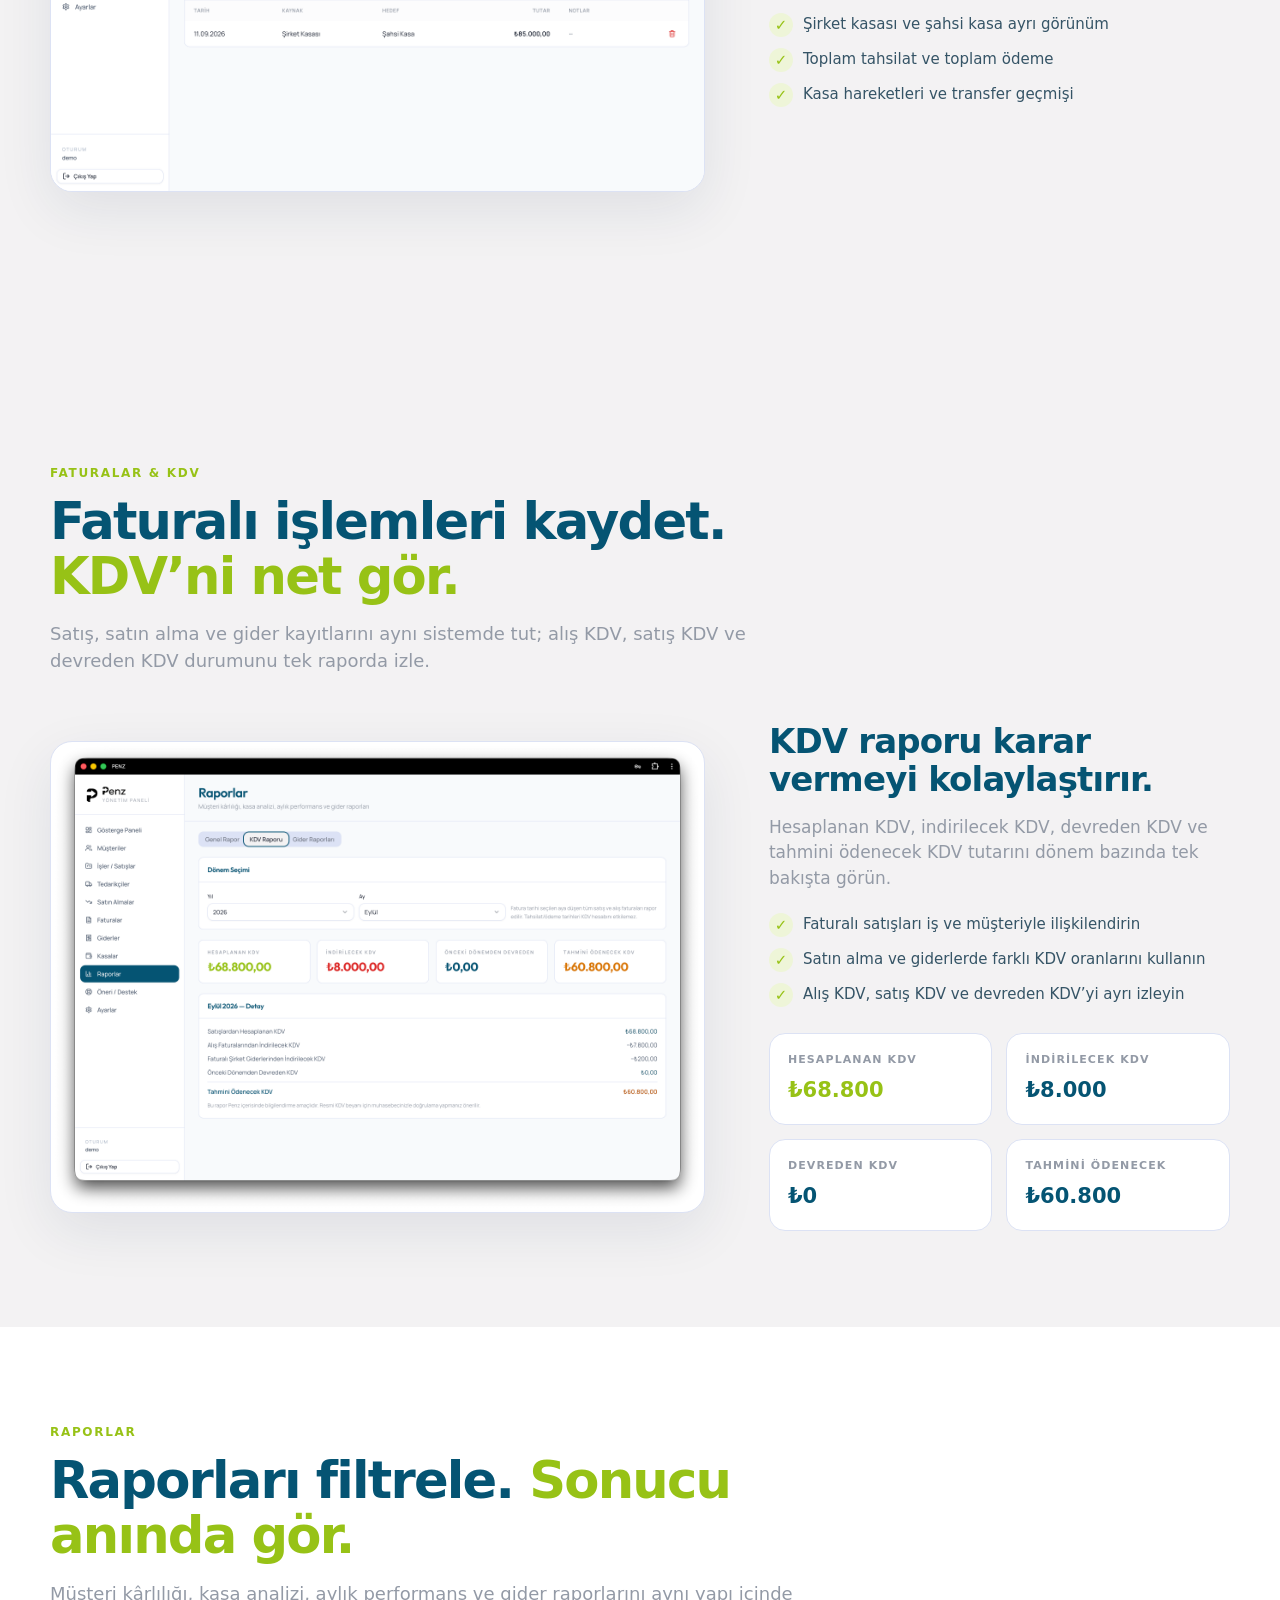
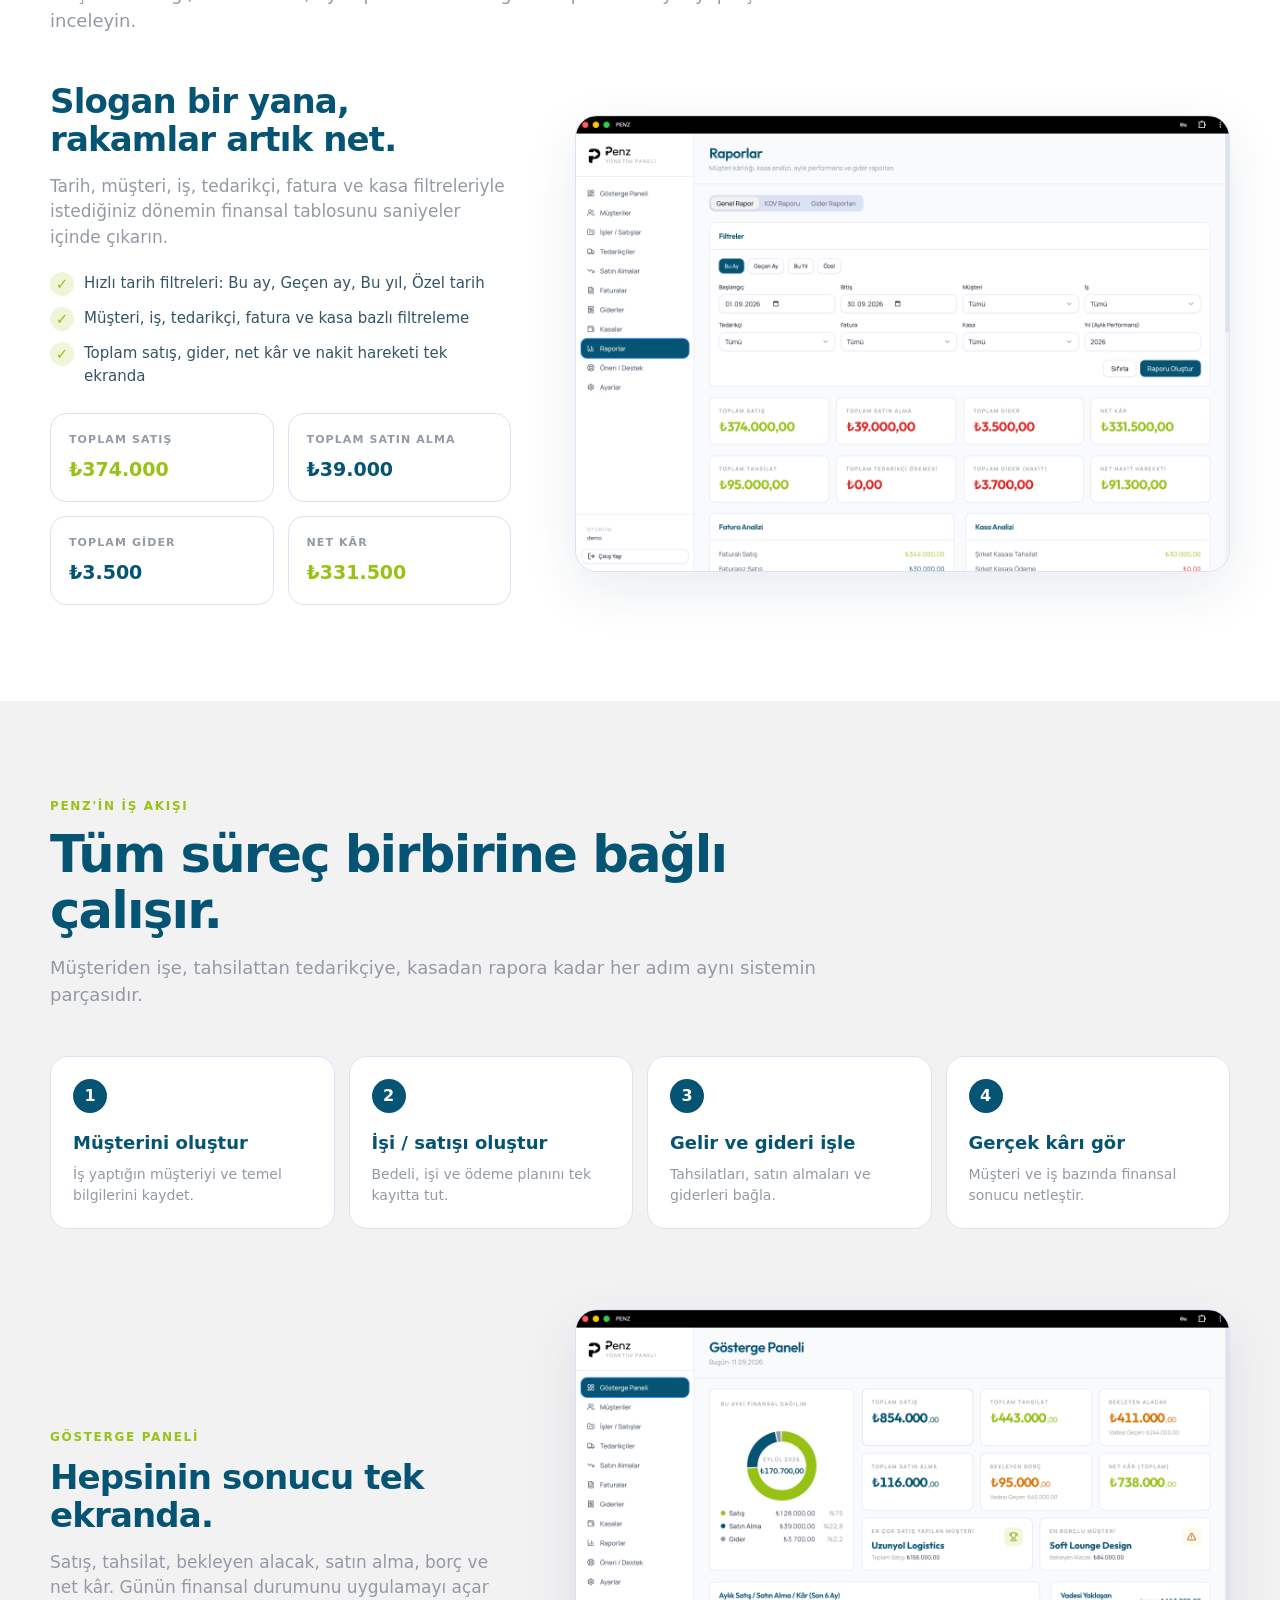
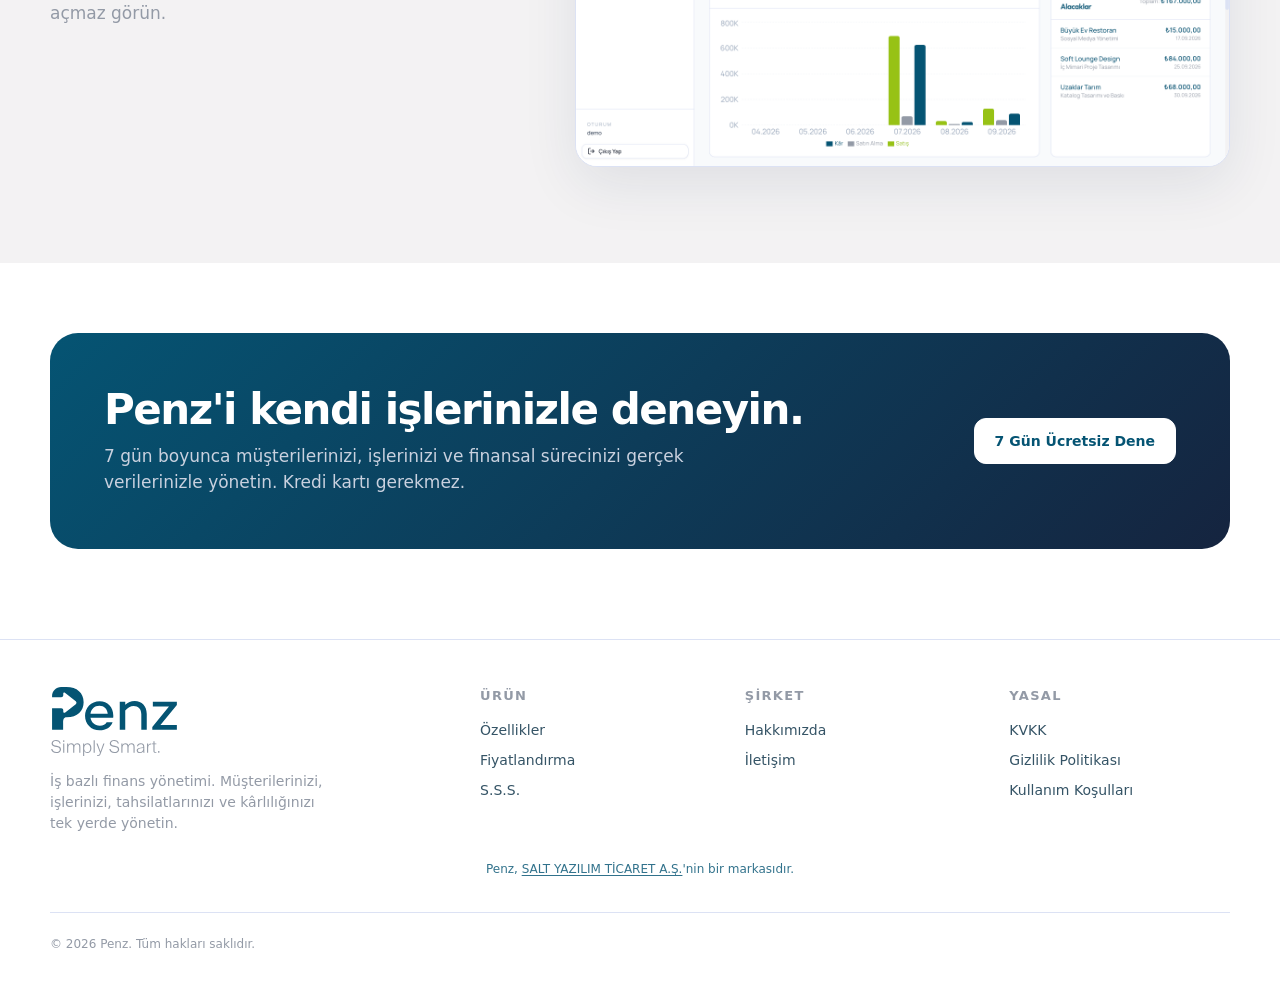
<file: service.html>
<!DOCTYPE html>

<html lang="tr">
<head>
<!-- Yandex.Metrika counter -->
<script type="text/javascript">
    (function(m,e,t,r,i,k,a){
        m[i]=m[i]||function(){(m[i].a=m[i].a||[]).push(arguments)};
        m[i].l=1*new Date();
        for (var j = 0; j < document.scripts.length; j++) {if (document.scripts[j].src === r) { return; }}
        k=e.createElement(t),a=e.getElementsByTagName(t)[0],k.async=1,k.src=r,a.parentNode.insertBefore(k,a)
    })(window, document,'script','https://mc.yandex.ru/metrika/tag.js?id=111467088', 'ym');

    ym(111467088, 'init', {ssr:true, webvisor:true, clickmap:true, ecommerce:"dataLayer", referrer: document.referrer, url: location.href, accurateTrackBounce:true, trackLinks:true});
</script>
<!-- /Yandex.Metrika counter -->
<!-- Google tag (gtag.js) -->
<script async="" src="https://www.googletagmanager.com/gtag/js?id=G-F95LWD4E8N"></script>
<script>
window.dataLayer = window.dataLayer || [];
function gtag(){dataLayer.push(arguments);}
gtag('js', new Date());
gtag('config', 'G-F95LWD4E8N');
</script>
<meta charset="utf-8"/>
<meta content="width=device-width, initial-scale=1" name="viewport"/>
<title>Penz Özellikler</title>
<meta content="Penz'in müşteri, iş, tedarikçi, kasa ve raporlama özelliklerini gerçek ekranlar üzerinden keşfedin." name="description"/>
<link href="assets/css/service.css" rel="stylesheet"/><link href="https://penzapp.com/service.html" rel="canonical"/><link href="site.webmanifest" rel="manifest"/><link href="assets/favicon/favicon.svg" rel="icon" type="image/svg+xml"/><link href="assets/favicon/favicon.ico" rel="icon" sizes="any"/><link href="assets/favicon/favicon-32x32.png" rel="icon" sizes="32x32" type="image/png"/><link href="assets/favicon/favicon-16x16.png" rel="icon" sizes="16x16" type="image/png"/><link href="assets/favicon/apple-touch-icon.png" rel="apple-touch-icon" sizes="180x180"/><meta content="#ffffff" name="theme-color"/><meta content="website" property="og:type"/><meta content="Penz Özellikler" property="og:title"/><meta content="Penz'in müşteri, iş, tedarikçi, kasa ve raporlama özelliklerini gerçek ekranlar üzerinden keşfedin." property="og:description"/><meta content="https://penzapp.com/service.html" property="og:url"/><meta content="https://penzapp.com/images/social/penz-open-graph.jpg" property="og:image"/><meta content="summary_large_image" name="twitter:card"/><meta content="Penz Özellikler" name="twitter:title"/><meta content="Penz'in müşteri, iş, tedarikçi, kasa ve raporlama özelliklerini gerçek ekranlar üzerinden keşfedin." name="twitter:description"/><meta content="https://penzapp.com/images/social/penz-open-graph.jpg" name="twitter:image"/>
<!-- Meta Pixel Code -->
<script>
!function(f,b,e,v,n,t,s)
{if(f.fbq)return;n=f.fbq=function(){n.callMethod?
n.callMethod.apply(n,arguments):n.queue.push(arguments)};
if(!f._fbq)f._fbq=n;n.push=n;n.loaded=!0;n.version='2.0';
n.queue=[];t=b.createElement(e);t.async=!0;
t.src=v;s=b.getElementsByTagName(e)[0];
s.parentNode.insertBefore(t,s)}(window, document,'script',
'https://connect.facebook.net/en_US/fbevents.js');
fbq('init', '2030051017618303');
fbq('track', 'PageView');
</script>
<noscript><img height="1" src="https://www.facebook.com/tr?id=2030051017618303&amp;ev=PageView&amp;noscript=1" style="display:none" width="1"/></noscript>
<!-- End Meta Pixel Code -->
<link rel="stylesheet" href="assets/css/mobile-nav.css?v=1"/>
</head>
<body>
<!-- Yandex.Metrika counter (noscript) -->
<noscript><div><img alt="" src="https://mc.yandex.ru/watch/111467088" style="position:absolute; left:-9999px;"/></div></noscript>
<!-- /Yandex.Metrika counter (noscript) -->
<header>
<div class="container nav">
<a class="brand" href="index.html"><img alt="Penz" src="images/brand/penz-logo.svg"/></a>
<nav aria-label="Ana menü" class="menu" id="mobilePageNav"><a class="active" href="service.html">Özellikler</a><a href="pricing.html">Fiyatlandırma</a><a href="about.html">Hakkımızda</a><a href="faqs.html">S.S.S.</a><a href="contact.html">İletişim</a></nav>
<div class="actions">
<a class="btn" href="https://app.penzapp.com/login" rel="noopener" target="_blank">Giriş Yap</a>
<a class="btn primary" href="https://app.penzapp.com/register" rel="noopener" target="_blank">7 Gün Ücretsiz Dene</a>
<button class="mobile-menu" type="button" aria-label="Menüyü aç" aria-expanded="false" aria-controls="mobilePageNav">☰</button>
</div>
</div>
</header>
<main>
<section class="hero">
<div class="container">
<span class="eyebrow">Penz Özellikler · Gerçek iş akışı</span>
<div class="hero-grid">
<div>
<h1>Bir müşteriye ait <span class="accent">her şey.</span><br/>Tek ekranda.</h1>
<p>Satışlarınızı, tahsilatlarınızı, cari hareketlerinizi ve gerçek kârlılığınızı tek bir müşteri kartında yönetin.</p>
<div class="hero-actions">
<a class="btn green" href="https://app.penzapp.com/register" rel="noopener" target="_blank">7 Gün Ücretsiz Dene</a>
<a class="btn" href="#musteri">Beni Keşfet</a>
</div>
<div class="trust">
<span>Kredi kartı gerekmez</span>
<span>2 dakikada hesap</span>
<span>Kurulum gerektirmez</span>
</div>
</div>
<div class="product-story">
<div class="story-frame">
<img alt="Penz müşteri kartında İşler ve Satışlar görünümü" id="storyImage" src="images/ui/story-musteri-jobs.png"/>
</div>
<div aria-label="Müşteri kartı görünümü" class="story-tabs" role="tablist">
<button class="story-tab active" data-key="jobs">İşler / Satışlar</button>
<button class="story-tab" data-key="ledger">Cari Hareketler</button>
<button class="story-tab" data-key="profit">Kârlılık</button>
</div>
<div class="story-note">
<span>Bu müşteriden net kâr</span>
<strong>₺59.000</strong>
<span>Kâr marjı %60,2</span>
</div>
</div>
</div>
</div>
</section>
<div class="feature-subnav" id="featureSubnav">
<div class="container feature-subnav-inner">
<a class="feature-pill" href="#musteri">Müşteri</a>
<a class="feature-pill" href="#isler">İşler / Satışlar</a>
<a class="feature-pill" href="#tedarikci">Tedarikçi</a>
<a class="feature-pill" href="#kasa">Kasalar</a>
<a class="feature-pill" href="#fatura-kdv">Fatura &amp; KDV</a>
<a class="feature-pill" href="#rapor">Raporlar</a>
</div>
</div>
<section class="section" id="musteri">
<div class="container">
<div class="section-head">
<div class="kicker">Müşteri Yönetimi</div>
<h2>Müşterinizi değil, onunla olan <span class="accent">ticari ilişkinizi</span> yönetin.</h2>
<p>Her müşterinin toplam satışını, tahsil edilen tutarını, bekleyen alacağını ve yaptığı işlerin tamamını tek yerde görün.</p>
</div>
<div class="feature-row">
<div class="copy">
<h3>Bir bakışta kim ne kadar borçlu?</h3>
<p>Müşteri listeniz yalnızca isimlerden oluşmaz. Her müşterinin finansal durumunu aynı satırda görürsünüz.</p>
<div class="points">
<div class="point"><b>✓</b><span>Toplam satış ve tahsil edilen tutar</span></div>
<div class="point"><b>✓</b><span>Bekleyen alacak ve iş adedi</span></div>
<div class="point"><b>✓</b><span>Müşteri bazında detay ve geçmiş</span></div>
</div>
</div>
<div class="shot"><img alt="Penz Müşteriler ekranı" src="images/ui/penz-musteriler-ekrani.png"/></div>
</div>
</div>
</section>
<section class="section soft" id="isler">
<div class="container">
<div class="feature-row reverse">
<div class="copy">
<div class="kicker">İşler / Satışlar</div>
<h3>Her işinizin finansal durumunu tek ekranda takip edin.</h3>
<p>İşin bedelini, ne kadar tahsil edildiğini, kalan tutarı ve ödeme durumunu aynı satırda görün.</p>
<div class="metric-strip">
<div class="metric"><small>Toplam Satış</small><strong>₺92.000</strong></div>
<div class="metric green"><small>Tahsil Edilen</small><strong>₺68.000</strong></div>
<div class="metric orange"><small>Bekleyen Alacak</small><strong>₺59.000</strong></div>
<div class="metric"><small>Durum</small><strong>Tek ekranda</strong></div>
</div>
</div>
<div class="shot"><img alt="Penz İşler ve Satışlar ekranı" src="images/ui/penz-isler-ve-satislar-ekrani.png"/></div>
</div>
</div>
</section>
<section class="section" id="tedarikci">
<div class="container">
<div class="section-head">
<div class="kicker">Tedarikçiler &amp; Satın Almalar</div>
<h2>Her maliyetin <span class="accent">hangi işe ait olduğunu</span> bilin.</h2>
<p>Tedarikçiden yaptığınız satın almayı ilgili müşteri ve işle eşleştirin. Böylece yalnızca ne kadar harcadığınızı değil, o müşteriden gerçekte ne kadar kazandığınızı görün.</p>
</div>
<div class="feature-row">
<div class="copy">
<h3>Satın almayı doğrudan müşteri ve işle ilişkilendirin.</h3>
<p>Bir satın alma kaydı oluştururken hangi müşteri ve hangi iş için yapıldığını seçebilirsiniz. Penz bu maliyeti doğru müşteri ve işe bağlar; kârlılık hesabı da buna göre oluşur.</p>
<div class="points">
<div class="point"><b>✓</b><span>Satın almayı müşteri ve işle ilişkilendirin</span></div>
<div class="point"><b>✓</b><span>Tedarikçi ödemelerini ve bekleyen borçları takip edin</span></div>
<div class="point"><b>✓</b><span>Müşteri bazında gerçek maliyet ve kârlılığı görün</span></div>
</div>
</div>
<div>
<div class="shot"><img alt="Penz Yeni Satın Alma ekranında satın almanın müşteri ve işle ilişkilendirilmesi" src="images/ui/penz-yeni-satin-alma-ekraninda-satin-almanin-musteri-ve-isle.png"/></div>
<div class="metric-strip" style="grid-template-columns:repeat(3,1fr);">
<div class="metric"><small>Satın Alma</small><strong>Müşteriye bağlı</strong></div>
<div class="metric"><small>İş</small><strong>İsteğe bağlı</strong></div>
<div class="metric green"><small>Sonuç</small><strong>Gerçek kârlılık</strong></div>
</div>
</div>
</div>
<div class="feature-row reverse" style="margin-top:48px;">
<div class="copy">
<h3>Tedarikçi kartında borcunuzu ve satın alma geçmişinizi görün.</h3>
<p>Toplam satın alma, toplam ödeme, bekleyen borç ve işlem geçmişi tek yerde kalır. Böylece müşteri tarafındaki alacaklar kadar tedarikçi tarafındaki yükümlülükleri de aynı sistem içinde yönetirsiniz.</p>
</div>
<div class="shot"><img alt="Penz Tedarikçi kartı ve satın alma geçmişi ekranı" src="images/ui/penz-tedarikci-karti-ve-satin-alma-gecmisi-ekrani.png"/></div>
</div>
</div>
</section>
<section class="section soft" id="kasa">
<div class="container">
<div class="feature-row reverse">
<div class="copy">
<div class="kicker">Kasalar</div>
<h3>Şirket ve şahsi kasanızı birbirine karıştırmayın.</h3>
<p>İki kasayı ayrı izleyin, tahsilat ve ödemeleri takip edin, gerektiğinde kasalar arasında transfer yapın.</p>
<div class="points">
<div class="point"><b>✓</b><span>Şirket kasası ve şahsi kasa ayrı görünüm</span></div>
<div class="point"><b>✓</b><span>Toplam tahsilat ve toplam ödeme</span></div>
<div class="point"><b>✓</b><span>Kasa hareketleri ve transfer geçmişi</span></div>
</div>
</div>
<div class="shot"><img alt="Penz Kasalar ekranı" src="images/ui/penz-kasalar-ekrani.png"/></div>
</div>
</div>
</section>

<section class="section soft" id="fatura-kdv">
<div class="container">
<div class="section-head">
<div class="kicker">Faturalar &amp; KDV</div>
<h2>Faturalı işlemleri kaydet. <span class="accent">KDV’ni net gör.</span></h2>
<p>Satış, satın alma ve gider kayıtlarını aynı sistemde tut; alış KDV, satış KDV ve devreden KDV durumunu tek raporda izle.</p>
</div>
<div class="feature-row reverse tight-row">
<div class="copy">
<h3>KDV raporu karar vermeyi kolaylaştırır.</h3>
<p>Hesaplanan KDV, indirilecek KDV, devreden KDV ve tahmini ödenecek KDV tutarını dönem bazında tek bakışta görün.</p>
<div class="points">
<div class="point"><b>✓</b><span>Faturalı satışları iş ve müşteriyle ilişkilendirin</span></div>
<div class="point"><b>✓</b><span>Satın alma ve giderlerde farklı KDV oranlarını kullanın</span></div>
<div class="point"><b>✓</b><span>Alış KDV, satış KDV ve devreden KDV’yi ayrı izleyin</span></div>
</div>
<div class="metric-strip metric-strip-2">
<div class="metric green"><small>Hesaplanan KDV</small><strong>₺68.800</strong></div>
<div class="metric orange"><small>İndirilecek KDV</small><strong>₺8.000</strong></div>
<div class="metric"><small>Devreden KDV</small><strong>₺0</strong></div>
<div class="metric orange"><small>Tahmini Ödenecek</small><strong>₺60.800</strong></div>
</div>
</div>
<div class="shot"><img alt="Penz KDV raporu ekranı" src="images/ui/penz-kdv-raporu-ekrani.png"/></div>
</div>
</div>
</section>
<section class="section" id="rapor">
<div class="container">
<div class="section-head">
<div class="kicker">Raporlar</div>
<h2>Raporları filtrele. <span class="accent">Sonucu anında gör.</span></h2>
<p>Müşteri kârlılığı, kasa analizi, aylık performans ve gider raporlarını aynı yapı içinde inceleyin.</p>
</div>
<div class="feature-row tight-row reports-row">
<div class="copy">
<h3>Slogan bir yana, rakamlar artık net.</h3>
<p>Tarih, müşteri, iş, tedarikçi, fatura ve kasa filtreleriyle istediğiniz dönemin finansal tablosunu saniyeler içinde çıkarın.</p>
<div class="points">
<div class="point"><b>✓</b><span>Hızlı tarih filtreleri: Bu ay, Geçen ay, Bu yıl, Özel tarih</span></div>
<div class="point"><b>✓</b><span>Müşteri, iş, tedarikçi, fatura ve kasa bazlı filtreleme</span></div>
<div class="point"><b>✓</b><span>Toplam satış, gider, net kâr ve nakit hareketi tek ekranda</span></div>
</div>
<div class="metric-strip metric-strip-2 compact-metrics">
<div class="metric green"><small>Toplam Satış</small><strong>₺374.000</strong></div>
<div class="metric orange"><small>Toplam Satın Alma</small><strong>₺39.000</strong></div>
<div class="metric orange"><small>Toplam Gider</small><strong>₺3.500</strong></div>
<div class="metric green"><small>Net Kâr</small><strong>₺331.500</strong></div>
</div>
</div>
<div class="shot"><img alt="Penz Raporlar ekranı" src="images/ui/penz-raporlar-ekrani.png"/></div>
</div>
</div>
</section>
<section class="section soft">
<div class="container">
<div class="section-head">
<div class="kicker">Penz'in iş akışı</div>
<h2>Tüm süreç birbirine bağlı çalışır.</h2>
<p>Müşteriden işe, tahsilattan tedarikçiye, kasadan rapora kadar her adım aynı sistemin parçasıdır.</p>
</div>
<div class="flow">
<div class="flow-card"><div class="num">1</div><h4>Müşterini oluştur</h4><p>İş yaptığın müşteriyi ve temel bilgilerini kaydet.</p></div>
<div class="flow-card"><div class="num">2</div><h4>İşi / satışı oluştur</h4><p>Bedeli, işi ve ödeme planını tek kayıtta tut.</p></div>
<div class="flow-card"><div class="num">3</div><h4>Gelir ve gideri işle</h4><p>Tahsilatları, satın almaları ve giderleri bağla.</p></div>
<div class="flow-card"><div class="num">4</div><h4>Gerçek kârı gör</h4><p>Müşteri ve iş bazında finansal sonucu netleştir.</p></div>
</div>
<div class="feature-row" style="margin-bottom:0">
<div class="copy">
<div class="kicker">Gösterge Paneli</div>
<h3>Hepsinin sonucu tek ekranda.</h3>
<p>Satış, tahsilat, bekleyen alacak, satın alma, borç ve net kâr. Günün finansal durumunu uygulamayı açar açmaz görün.</p>
</div>
<div class="shot"><img alt="Penz Gösterge Paneli" src="images/ui/penz-gosterge-panelinde-satis-tahsilat-bekleyen-alacak-net-k.png"/></div>
</div>
</div>
</section>
<section class="cta">
<div class="container">
<div class="cta-box">
<div>
<h2>Penz'i kendi işlerinizle deneyin.</h2>
<p>7 gün boyunca müşterilerinizi, işlerinizi ve finansal sürecinizi gerçek verilerinizle yönetin. Kredi kartı gerekmez.</p>
</div>
<a class="btn" href="https://app.penzapp.com/register" rel="noopener" target="_blank">7 Gün Ücretsiz Dene</a>
</div>
</div>
</section>
</main>
<footer>
<div class="container">
<div class="footer-grid">
<div class="footer-logo">
<img alt="Penz" src="images/brand/penz-logo.svg"/>
<p>İş bazlı finans yönetimi. Müşterilerinizi, işlerinizi, tahsilatlarınızı ve kârlılığınızı tek yerde yönetin.</p>
</div>
<div class="footer-col">
<h5>Ürün</h5>
<a href="service.html">Özellikler</a>
<a href="pricing.html">Fiyatlandırma</a>
<a href="faqs.html">S.S.S.</a>
</div>
<div class="footer-col">
<h5>Şirket</h5>
<a href="about.html">Hakkımızda</a>
<a href="contact.html">İletişim</a>
</div>
<div class="footer-col">
<h5>Yasal</h5>
<a href="kvkk.html">KVKK</a>
<a href="privacy.html">Gizlilik Politikası</a>
<a href="terms.html">Kullanım Koşulları</a>
</div>
</div>

<div class="penz-company-notice" style="margin:12px 0 8px; font-size:12px; line-height:1.6; text-align:center; opacity:.82;">Penz, <a href="https://www.saltyazilim.com/" target="_blank" rel="noopener noreferrer" style="color:inherit; text-decoration:underline; text-underline-offset:2px;">SALT YAZILIM TİCARET A.Ş.</a>'nin bir markasıdır.</div>
<div class="copyright">© 2026 Penz. Tüm hakları saklıdır.</div>
</div>
</footer>
<script defer="True" src="assets/js/service.js"></script><script defer src="assets/js/mobile-nav.js?v=1"></script>
</body>
</html>
</file>
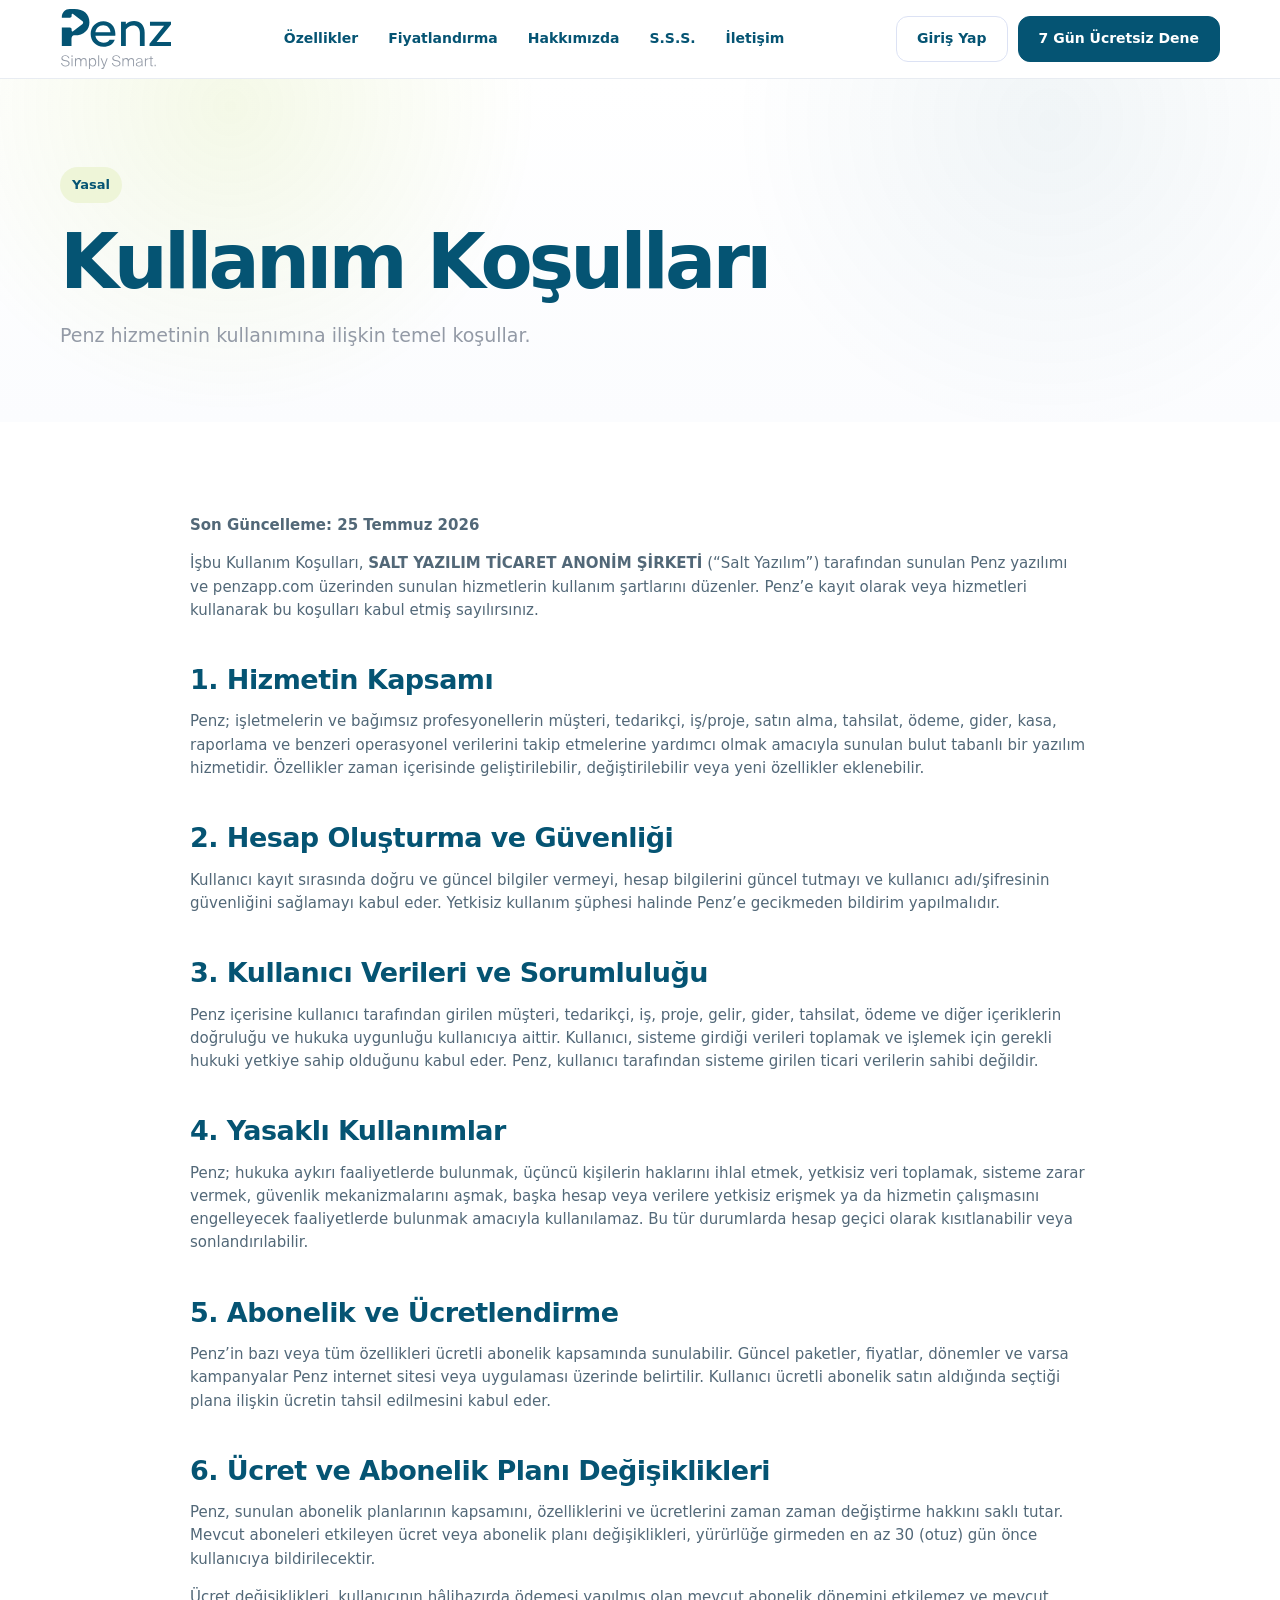
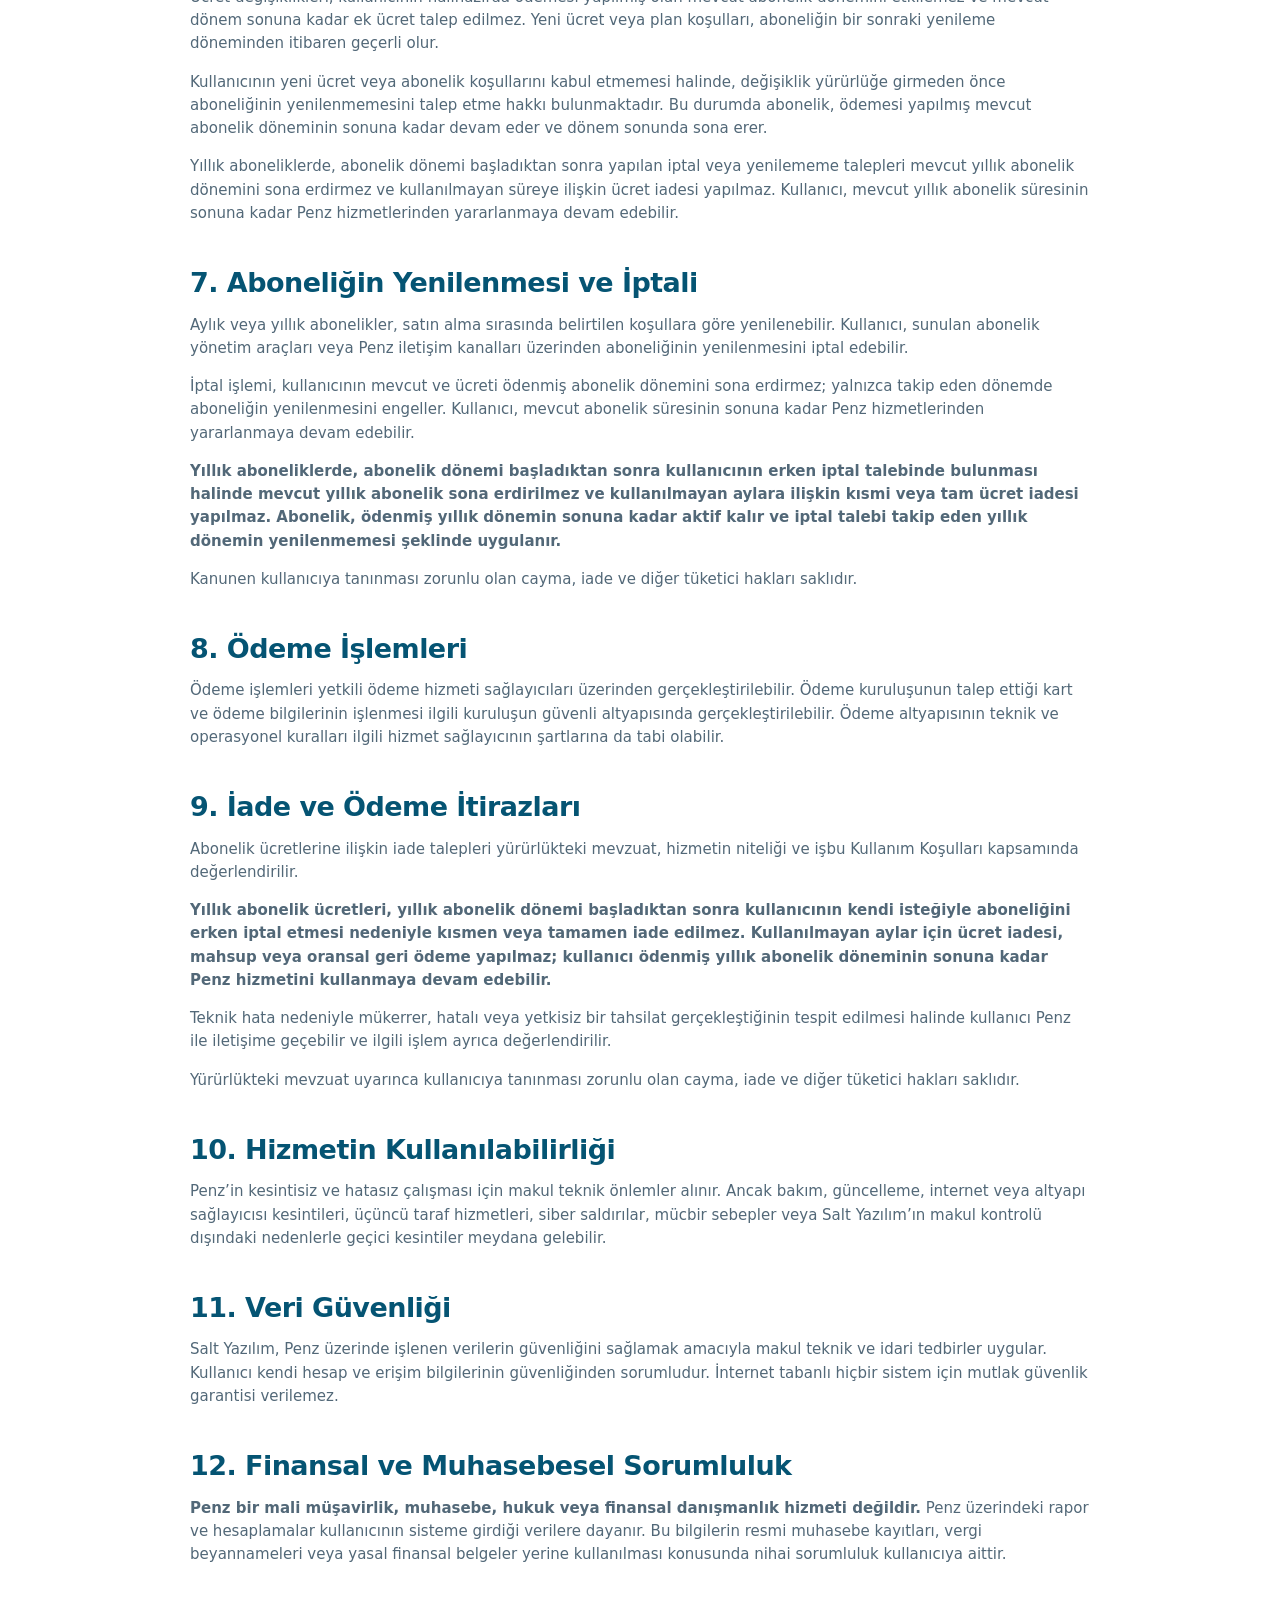
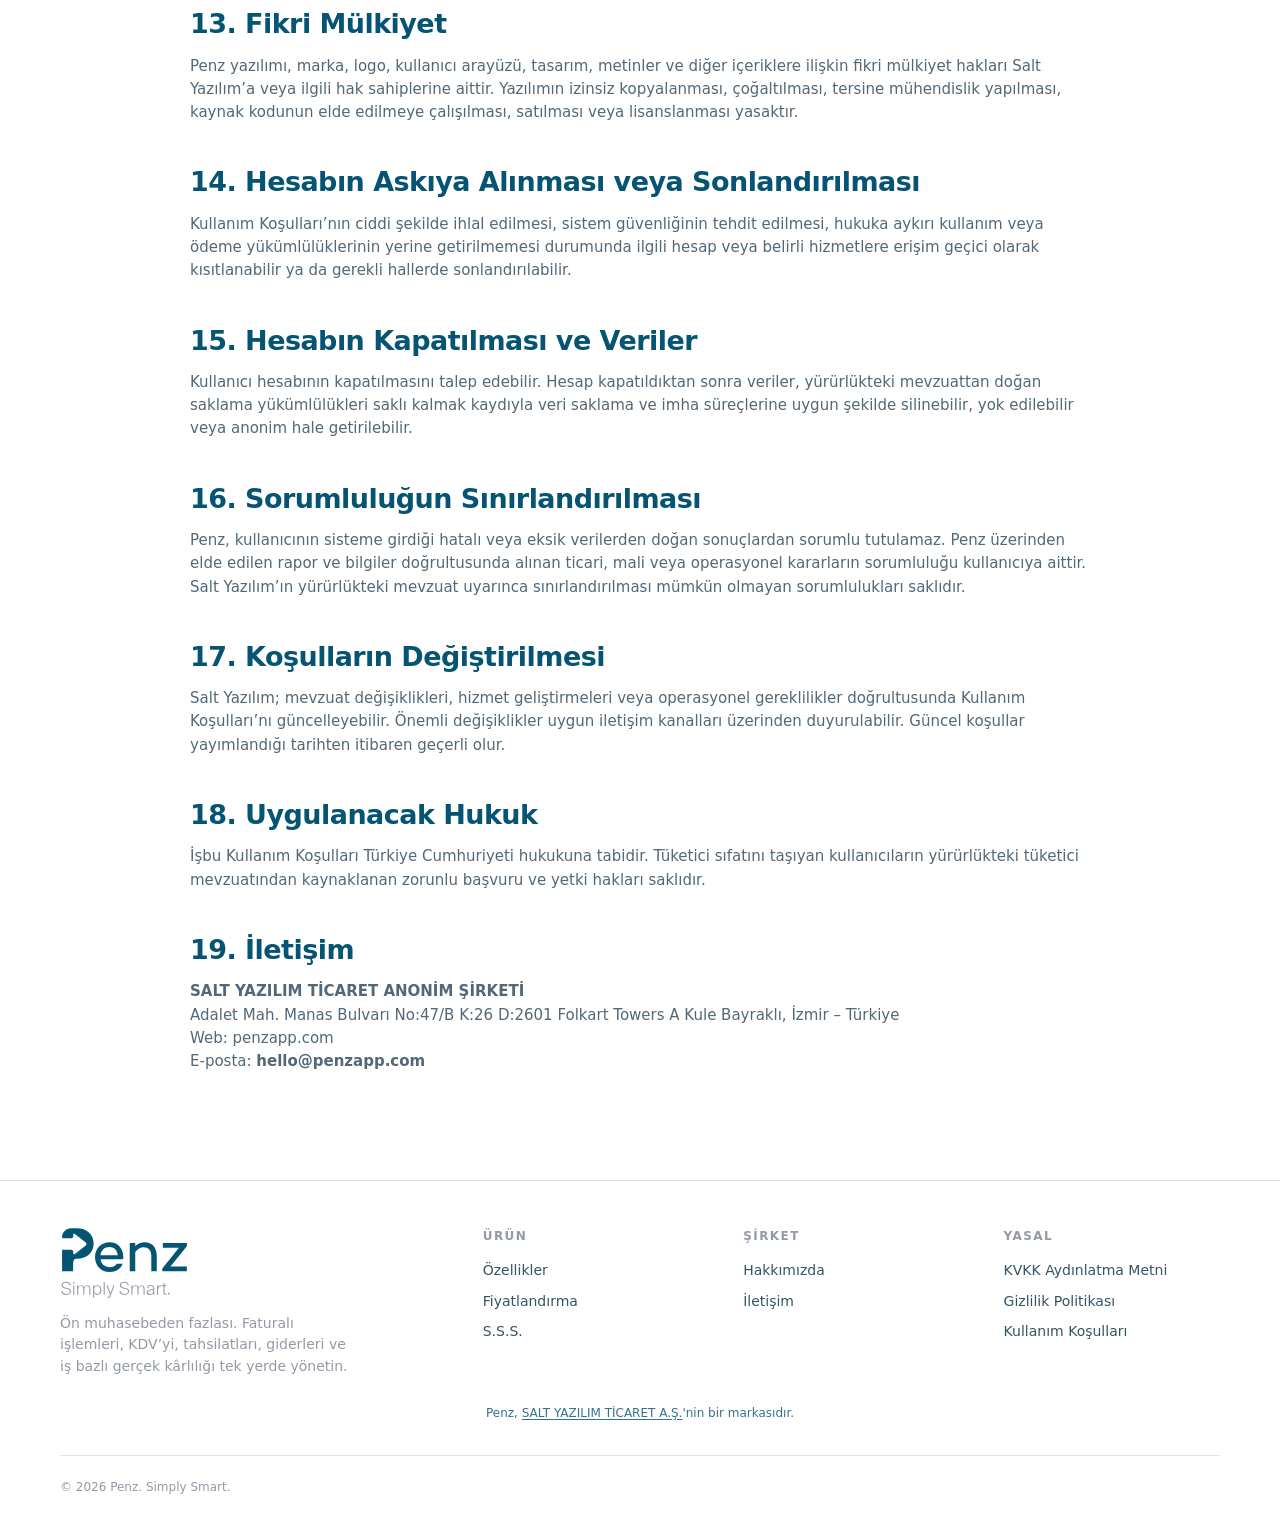
<file: terms.html>
<!DOCTYPE html>

<html lang="tr"><head>
<!-- Yandex.Metrika counter -->
<script type="text/javascript">
    (function(m,e,t,r,i,k,a){
        m[i]=m[i]||function(){(m[i].a=m[i].a||[]).push(arguments)};
        m[i].l=1*new Date();
        for (var j = 0; j < document.scripts.length; j++) {if (document.scripts[j].src === r) { return; }}
        k=e.createElement(t),a=e.getElementsByTagName(t)[0],k.async=1,k.src=r,a.parentNode.insertBefore(k,a)
    })(window, document,'script','https://mc.yandex.ru/metrika/tag.js?id=111467088', 'ym');

    ym(111467088, 'init', {ssr:true, webvisor:true, clickmap:true, ecommerce:"dataLayer", referrer: document.referrer, url: location.href, accurateTrackBounce:true, trackLinks:true});
</script>
<!-- /Yandex.Metrika counter -->
<!-- Google tag (gtag.js) -->
<script async="" src="https://www.googletagmanager.com/gtag/js?id=G-F95LWD4E8N"></script>
<script>
window.dataLayer = window.dataLayer || [];
function gtag(){dataLayer.push(arguments);}
gtag('js', new Date());
gtag('config', 'G-F95LWD4E8N');
</script>
<meta charset="utf-8"/><meta content="width=device-width,initial-scale=1" name="viewport"/><title>Kullanım Koşulları | Penz</title><meta content="Penz hizmetinin kullanımına ilişkin temel koşullar." name="description"/><link href="assets/css/terms.css" rel="stylesheet"/><link href="https://penzapp.com/terms.html" rel="canonical"/><link href="site.webmanifest" rel="manifest"/><link href="assets/favicon/favicon.svg" rel="icon" type="image/svg+xml"/><link href="assets/favicon/favicon.ico" rel="icon" sizes="any"/><link href="assets/favicon/favicon-32x32.png" rel="icon" sizes="32x32" type="image/png"/><link href="assets/favicon/favicon-16x16.png" rel="icon" sizes="16x16" type="image/png"/><link href="assets/favicon/apple-touch-icon.png" rel="apple-touch-icon" sizes="180x180"/><meta content="#ffffff" name="theme-color"/><meta content="website" property="og:type"/><meta content="Kullanım Koşulları | Penz" property="og:title"/><meta content="Penz hizmetinin kullanımına ilişkin temel koşullar." property="og:description"/><meta content="https://penzapp.com/terms.html" property="og:url"/><meta content="https://penzapp.com/images/social/penz-open-graph.jpg" property="og:image"/><meta content="summary_large_image" name="twitter:card"/><meta content="Kullanım Koşulları | Penz" name="twitter:title"/><meta content="Penz hizmetinin kullanımına ilişkin temel koşullar." name="twitter:description"/><meta content="https://penzapp.com/images/social/penz-open-graph.jpg" name="twitter:image"/>
<!-- Meta Pixel Code -->
<script>
!function(f,b,e,v,n,t,s)
{if(f.fbq)return;n=f.fbq=function(){n.callMethod?
n.callMethod.apply(n,arguments):n.queue.push(arguments)};
if(!f._fbq)f._fbq=n;n.push=n;n.loaded=!0;n.version='2.0';
n.queue=[];t=b.createElement(e);t.async=!0;
t.src=v;s=b.getElementsByTagName(e)[0];
s.parentNode.insertBefore(t,s)}(window, document,'script',
'https://connect.facebook.net/en_US/fbevents.js');
fbq('init', '2030051017618303');
fbq('track', 'PageView');
</script>
<noscript><img height="1" src="https://www.facebook.com/tr?id=2030051017618303&amp;ev=PageView&amp;noscript=1" style="display:none" width="1"/></noscript>
<!-- End Meta Pixel Code -->
<link rel="stylesheet" href="assets/css/mobile-nav.css?v=1"/>
</head><body>
<!-- Yandex.Metrika counter (noscript) -->
<noscript><div><img alt="" src="https://mc.yandex.ru/watch/111467088" style="position:absolute; left:-9999px;"/></div></noscript>
<!-- /Yandex.Metrika counter (noscript) -->
<header><div class="container nav"><a class="brand" href="index.html"><img alt="Penz" src="images/brand/penz-logo.svg"/></a><nav class="menu" id="mobilePageNav"><a href="service.html">Özellikler</a><a href="pricing.html">Fiyatlandırma</a><a href="about.html">Hakkımızda</a><a href="faqs.html">S.S.S.</a><a href="contact.html">İletişim</a></nav><div class="actions"><a class="btn" href="https://app.penzapp.com/login" rel="noopener" target="_blank">Giriş Yap</a><a class="btn dark" href="https://app.penzapp.com/register" rel="noopener" target="_blank">7 Gün Ücretsiz Dene</a><button class="mobile-menu" type="button" aria-label="Menüyü aç" aria-expanded="false" aria-controls="mobilePageNav">☰</button></div></div></header><main>
<section class="hero"><div class="container"><span class="eyebrow">Yasal</span><h1>Kullanım Koşulları</h1><p>Penz hizmetinin kullanımına ilişkin temel koşullar.</p></div></section>
<section class="section"><div class="container legal-wrap"><div class="legal-content">
<p><strong>Son Güncelleme: 25 Temmuz 2026</strong></p>
<p>İşbu Kullanım Koşulları, <strong>SALT YAZILIM TİCARET ANONİM ŞİRKETİ</strong> (“Salt Yazılım”) tarafından sunulan Penz yazılımı ve penzapp.com üzerinden sunulan hizmetlerin kullanım şartlarını düzenler. Penz’e kayıt olarak veya hizmetleri kullanarak bu koşulları kabul etmiş sayılırsınız.</p>
<h2>1. Hizmetin Kapsamı</h2><p>Penz; işletmelerin ve bağımsız profesyonellerin müşteri, tedarikçi, iş/proje, satın alma, tahsilat, ödeme, gider, kasa, raporlama ve benzeri operasyonel verilerini takip etmelerine yardımcı olmak amacıyla sunulan bulut tabanlı bir yazılım hizmetidir. Özellikler zaman içerisinde geliştirilebilir, değiştirilebilir veya yeni özellikler eklenebilir.</p>
<h2>2. Hesap Oluşturma ve Güvenliği</h2><p>Kullanıcı kayıt sırasında doğru ve güncel bilgiler vermeyi, hesap bilgilerini güncel tutmayı ve kullanıcı adı/şifresinin güvenliğini sağlamayı kabul eder. Yetkisiz kullanım şüphesi halinde Penz’e gecikmeden bildirim yapılmalıdır.</p>
<h2>3. Kullanıcı Verileri ve Sorumluluğu</h2><p>Penz içerisine kullanıcı tarafından girilen müşteri, tedarikçi, iş, proje, gelir, gider, tahsilat, ödeme ve diğer içeriklerin doğruluğu ve hukuka uygunluğu kullanıcıya aittir. Kullanıcı, sisteme girdiği verileri toplamak ve işlemek için gerekli hukuki yetkiye sahip olduğunu kabul eder. Penz, kullanıcı tarafından sisteme girilen ticari verilerin sahibi değildir.</p>
<h2>4. Yasaklı Kullanımlar</h2><p>Penz; hukuka aykırı faaliyetlerde bulunmak, üçüncü kişilerin haklarını ihlal etmek, yetkisiz veri toplamak, sisteme zarar vermek, güvenlik mekanizmalarını aşmak, başka hesap veya verilere yetkisiz erişmek ya da hizmetin çalışmasını engelleyecek faaliyetlerde bulunmak amacıyla kullanılamaz. Bu tür durumlarda hesap geçici olarak kısıtlanabilir veya sonlandırılabilir.</p>
<h2>5. Abonelik ve Ücretlendirme</h2><p>Penz’in bazı veya tüm özellikleri ücretli abonelik kapsamında sunulabilir. Güncel paketler, fiyatlar, dönemler ve varsa kampanyalar Penz internet sitesi veya uygulaması üzerinde belirtilir. Kullanıcı ücretli abonelik satın aldığında seçtiği plana ilişkin ücretin tahsil edilmesini kabul eder.</p>
<h2>6. Ücret ve Abonelik Planı Değişiklikleri</h2><p>Penz, sunulan abonelik planlarının kapsamını, özelliklerini ve ücretlerini zaman zaman değiştirme hakkını saklı tutar. Mevcut aboneleri etkileyen ücret veya abonelik planı değişiklikleri, yürürlüğe girmeden en az 30 (otuz) gün önce kullanıcıya bildirilecektir.</p><p>Ücret değişiklikleri, kullanıcının hâlihazırda ödemesi yapılmış olan mevcut abonelik dönemini etkilemez ve mevcut dönem sonuna kadar ek ücret talep edilmez. Yeni ücret veya plan koşulları, aboneliğin bir sonraki yenileme döneminden itibaren geçerli olur.</p><p>Kullanıcının yeni ücret veya abonelik koşullarını kabul etmemesi halinde, değişiklik yürürlüğe girmeden önce aboneliğinin yenilenmemesini talep etme hakkı bulunmaktadır. Bu durumda abonelik, ödemesi yapılmış mevcut abonelik döneminin sonuna kadar devam eder ve dönem sonunda sona erer.</p><p>Yıllık aboneliklerde, abonelik dönemi başladıktan sonra yapılan iptal veya yenilememe talepleri mevcut yıllık abonelik dönemini sona erdirmez ve kullanılmayan süreye ilişkin ücret iadesi yapılmaz. Kullanıcı, mevcut yıllık abonelik süresinin sonuna kadar Penz hizmetlerinden yararlanmaya devam edebilir.</p><h2>7. Aboneliğin Yenilenmesi ve İptali</h2>
<p>Aylık veya yıllık abonelikler, satın alma sırasında belirtilen koşullara göre yenilenebilir. Kullanıcı, sunulan abonelik yönetim araçları veya Penz iletişim kanalları üzerinden aboneliğinin yenilenmesini iptal edebilir.</p>
<p>İptal işlemi, kullanıcının mevcut ve ücreti ödenmiş abonelik dönemini sona erdirmez; yalnızca takip eden dönemde aboneliğin yenilenmesini engeller. Kullanıcı, mevcut abonelik süresinin sonuna kadar Penz hizmetlerinden yararlanmaya devam edebilir.</p>
<p><strong>Yıllık aboneliklerde, abonelik dönemi başladıktan sonra kullanıcının erken iptal talebinde bulunması halinde mevcut yıllık abonelik sona erdirilmez ve kullanılmayan aylara ilişkin kısmi veya tam ücret iadesi yapılmaz. Abonelik, ödenmiş yıllık dönemin sonuna kadar aktif kalır ve iptal talebi takip eden yıllık dönemin yenilenmemesi şeklinde uygulanır.</strong></p>
<p>Kanunen kullanıcıya tanınması zorunlu olan cayma, iade ve diğer tüketici hakları saklıdır.</p><h2>8. Ödeme İşlemleri</h2><p>Ödeme işlemleri yetkili ödeme hizmeti sağlayıcıları üzerinden gerçekleştirilebilir. Ödeme kuruluşunun talep ettiği kart ve ödeme bilgilerinin işlenmesi ilgili kuruluşun güvenli altyapısında gerçekleştirilebilir. Ödeme altyapısının teknik ve operasyonel kuralları ilgili hizmet sağlayıcının şartlarına da tabi olabilir.</p>
<h2>9. İade ve Ödeme İtirazları</h2>
<p>Abonelik ücretlerine ilişkin iade talepleri yürürlükteki mevzuat, hizmetin niteliği ve işbu Kullanım Koşulları kapsamında değerlendirilir.</p>
<p><strong>Yıllık abonelik ücretleri, yıllık abonelik dönemi başladıktan sonra kullanıcının kendi isteğiyle aboneliğini erken iptal etmesi nedeniyle kısmen veya tamamen iade edilmez. Kullanılmayan aylar için ücret iadesi, mahsup veya oransal geri ödeme yapılmaz; kullanıcı ödenmiş yıllık abonelik döneminin sonuna kadar Penz hizmetini kullanmaya devam edebilir.</strong></p>
<p>Teknik hata nedeniyle mükerrer, hatalı veya yetkisiz bir tahsilat gerçekleştiğinin tespit edilmesi halinde kullanıcı Penz ile iletişime geçebilir ve ilgili işlem ayrıca değerlendirilir.</p>
<p>Yürürlükteki mevzuat uyarınca kullanıcıya tanınması zorunlu olan cayma, iade ve diğer tüketici hakları saklıdır.</p>
<h2>10. Hizmetin Kullanılabilirliği</h2><p>Penz’in kesintisiz ve hatasız çalışması için makul teknik önlemler alınır. Ancak bakım, güncelleme, internet veya altyapı sağlayıcısı kesintileri, üçüncü taraf hizmetleri, siber saldırılar, mücbir sebepler veya Salt Yazılım’ın makul kontrolü dışındaki nedenlerle geçici kesintiler meydana gelebilir.</p>
<h2>11. Veri Güvenliği</h2><p>Salt Yazılım, Penz üzerinde işlenen verilerin güvenliğini sağlamak amacıyla makul teknik ve idari tedbirler uygular. Kullanıcı kendi hesap ve erişim bilgilerinin güvenliğinden sorumludur. İnternet tabanlı hiçbir sistem için mutlak güvenlik garantisi verilemez.</p>
<h2>12. Finansal ve Muhasebesel Sorumluluk</h2><p><strong>Penz bir mali müşavirlik, muhasebe, hukuk veya finansal danışmanlık hizmeti değildir.</strong> Penz üzerindeki rapor ve hesaplamalar kullanıcının sisteme girdiği verilere dayanır. Bu bilgilerin resmi muhasebe kayıtları, vergi beyannameleri veya yasal finansal belgeler yerine kullanılması konusunda nihai sorumluluk kullanıcıya aittir.</p>
<h2>13. Fikri Mülkiyet</h2><p>Penz yazılımı, marka, logo, kullanıcı arayüzü, tasarım, metinler ve diğer içeriklere ilişkin fikri mülkiyet hakları Salt Yazılım’a veya ilgili hak sahiplerine aittir. Yazılımın izinsiz kopyalanması, çoğaltılması, tersine mühendislik yapılması, kaynak kodunun elde edilmeye çalışılması, satılması veya lisanslanması yasaktır.</p>
<h2>14. Hesabın Askıya Alınması veya Sonlandırılması</h2><p>Kullanım Koşulları’nın ciddi şekilde ihlal edilmesi, sistem güvenliğinin tehdit edilmesi, hukuka aykırı kullanım veya ödeme yükümlülüklerinin yerine getirilmemesi durumunda ilgili hesap veya belirli hizmetlere erişim geçici olarak kısıtlanabilir ya da gerekli hallerde sonlandırılabilir.</p>
<h2>15. Hesabın Kapatılması ve Veriler</h2><p>Kullanıcı hesabının kapatılmasını talep edebilir. Hesap kapatıldıktan sonra veriler, yürürlükteki mevzuattan doğan saklama yükümlülükleri saklı kalmak kaydıyla veri saklama ve imha süreçlerine uygun şekilde silinebilir, yok edilebilir veya anonim hale getirilebilir.</p>
<h2>16. Sorumluluğun Sınırlandırılması</h2><p>Penz, kullanıcının sisteme girdiği hatalı veya eksik verilerden doğan sonuçlardan sorumlu tutulamaz. Penz üzerinden elde edilen rapor ve bilgiler doğrultusunda alınan ticari, mali veya operasyonel kararların sorumluluğu kullanıcıya aittir. Salt Yazılım’ın yürürlükteki mevzuat uyarınca sınırlandırılması mümkün olmayan sorumlulukları saklıdır.</p>
<h2>17. Koşulların Değiştirilmesi</h2><p>Salt Yazılım; mevzuat değişiklikleri, hizmet geliştirmeleri veya operasyonel gereklilikler doğrultusunda Kullanım Koşulları’nı güncelleyebilir. Önemli değişiklikler uygun iletişim kanalları üzerinden duyurulabilir. Güncel koşullar yayımlandığı tarihten itibaren geçerli olur.</p>
<h2>18. Uygulanacak Hukuk</h2><p>İşbu Kullanım Koşulları Türkiye Cumhuriyeti hukukuna tabidir. Tüketici sıfatını taşıyan kullanıcıların yürürlükteki tüketici mevzuatından kaynaklanan zorunlu başvuru ve yetki hakları saklıdır.</p>
<h2>19. İletişim</h2><p><strong>SALT YAZILIM TİCARET ANONİM ŞİRKETİ</strong><br/>Adalet Mah. Manas Bulvarı No:47/B K:26 D:2601 Folkart Towers A Kule Bayraklı, İzmir – Türkiye<br/>Web: penzapp.com<br/>E-posta: <strong>hello@penzapp.com</strong></p>
</div></div></section>
</main><footer><div class="container"><div class="footer-grid">
<div class="footer-logo"><img alt="Penz" src="images/brand/penz-logo.svg"/><p>Ön muhasebeden fazlası. Faturalı işlemleri, KDV’yi, tahsilatları, giderleri ve iş bazlı gerçek kârlılığı tek yerde yönetin.</p></div>
<div class="footer-col"><h5>Ürün</h5><a href="service.html">Özellikler</a><a href="pricing.html">Fiyatlandırma</a><a href="faqs.html">S.S.S.</a></div>
<div class="footer-col"><h5>Şirket</h5><a href="about.html">Hakkımızda</a><a href="contact.html">İletişim</a></div>
<div class="footer-col"><h5>Yasal</h5><a href="kvkk.html">KVKK Aydınlatma Metni</a><a href="privacy.html">Gizlilik Politikası</a><a href="terms.html">Kullanım Koşulları</a></div>
</div>
<div class="penz-company-notice" style="margin:12px 0 8px; font-size:12px; line-height:1.6; text-align:center; opacity:.82;">Penz, <a href="https://www.saltyazilim.com/" target="_blank" rel="noopener noreferrer" style="color:inherit; text-decoration:underline; text-underline-offset:2px;">SALT YAZILIM TİCARET A.Ş.</a>'nin bir markasıdır.</div>
<div class="copyright">© 2026 Penz. Simply Smart.</div></div></footer><script defer src="assets/js/mobile-nav.js?v=1"></script>
</body></html>
</file>
<file: assets/css/index.css>
:root {
      --ink: #055473;
      --ink-2: #355466;
      --muted: #939AA6;
      --line: #DCE2F4;
      --soft: #F3F2F3;
      --white: #ffffff;
      --green: #97C216;
      --green-dark: #055473;
      --green-soft: #EEF5D8;
      --orange: #055473;
      --orange-dark: #04445E;
      --orange-soft: #DCE2F4;
      --shadow: 0 22px 60px rgba(20, 34, 52, .10);
      --shadow-soft: 0 14px 36px rgba(20, 34, 52, .08);
      --radius-xl: 28px;
      --radius-lg: 20px;
      --radius-md: 15px;
      --container: 1240px;
    }

    * { box-sizing: border-box; }
    html { scroll-behavior: smooth; }
    body {
      margin: 0;
      font-family: Inter, ui-sans-serif, -apple-system, BlinkMacSystemFont, "Segoe UI", Roboto, Helvetica, Arial, sans-serif;
      color: var(--ink);
      background: #fff;
      -webkit-font-smoothing: antialiased;
      text-rendering: optimizeLegibility;
    }
    a { color: inherit; text-decoration: none; }
    button, a { -webkit-tap-highlight-color: transparent; }
    img { max-width: 100%; display: block; }

    .container { width: min(calc(100% - 40px), var(--container)); margin: 0 auto; }
    .section { padding: 94px 0; }
    .section-soft { background: var(--soft); }
    .eyebrow {
      display: inline-flex;
      align-items: center;
      gap: 7px;
      padding: 8px 13px;
      border-radius: 999px;
      background: var(--green-soft);
      color: var(--green-dark);
      font-size: 13px;
      font-weight: 750;
      letter-spacing: .01em;
    }
    .eyebrow::before {
      content: "";
      width: 7px;
      height: 7px;
      border-radius: 50%;
      background: var(--green);
    }
    .section-head { max-width: 720px; margin: 0 auto 46px; text-align: center; }
    .section-head h2 { margin: 0; font-size: clamp(30px, 4vw, 48px); line-height: 1.07; letter-spacing: -.035em; }
    .section-head p { margin: 16px auto 0; color: var(--muted); font-size: 18px; line-height: 1.65; }
    .accent { color: var(--orange); }
    .green { color: var(--green-dark); }

    /* Header */
    .site-header {
      position: sticky;
      top: 0;
      z-index: 1000;
      background: rgba(255,255,255,.90);
      backdrop-filter: blur(18px);
      border-bottom: 1px solid rgba(231,235,240,.82);
    }
    .nav {
      min-height: 78px;
      display: flex;
      align-items: center;
      justify-content: space-between;
      gap: 28px;
    }
    .brand { display: inline-flex; align-items: center; min-width: 130px; }
    .brand-logo { width: 108px; height: auto; display: block; }
    .nav-links { display: flex; align-items: center; gap: 28px; font-size: 14px; font-weight: 650; }
    .nav-links a { color: var(--ink-2); transition: color .2s ease; }
    .nav-links a:hover { color: #000; }
    .nav-actions { display: flex; align-items: center; gap: 10px; }
    .btn {
      min-height: 46px;
      display: inline-flex;
      align-items: center;
      justify-content: center;
      gap: 9px;
      border: 1px solid transparent;
      border-radius: 12px;
      padding: 0 19px;
      font-size: 14px;
      font-weight: 750;
      transition: transform .18s ease, box-shadow .18s ease, background .18s ease;
      cursor: pointer;
    }
    .btn:hover { transform: translateY(-1px); }
    .btn-dark { background: var(--ink); color: white; box-shadow: 0 12px 28px rgba(12,23,48,.14); }
    .btn-dark:hover { box-shadow: 0 16px 36px rgba(12,23,48,.22); }
    .btn-green { background: linear-gradient(135deg, var(--green), #07865a); color: white; box-shadow: 0 15px 34px rgba(5,84,115,.18); }
    .btn-outline { border-color: #DCE2F4; background: #fff; color: var(--ink); }
    .btn-lg { min-height: 56px; padding: 0 25px; font-size: 16px; border-radius: 14px; }
    .menu-btn { display: none; width: 44px; height: 44px; border: 1px solid var(--line); background: white; border-radius: 12px; font-size: 21px; }

    /* Hero */
    .hero {
      position: relative;
      overflow: hidden;
      padding: 82px 0 44px;
      background:
        radial-gradient(circle at 79% 24%, rgba(151,194,22,.10), transparent 30%),
        radial-gradient(circle at 93% 55%, rgba(5,84,115,.05), transparent 24%),
        linear-gradient(#fff, #fff);
    }
    .hero::after {
      content: "";
      position: absolute;
      right: -60px;
      top: 125px;
      width: 360px;
      height: 360px;
      background-image: radial-gradient(#DCE2F4 1.1px, transparent 1.1px);
      background-size: 20px 20px;
      opacity: .32;
      mask-image: radial-gradient(circle, black 0 42%, transparent 72%);
      pointer-events: none;
    }
    .hero-grid {
      position: relative;
      z-index: 2;
      display: grid;
      grid-template-columns: .92fr 1.08fr;
      align-items: center;
      gap: 62px;
      min-height: 600px;
    }
    .hero-copy { max-width: 560px; }
    .hero h1 {
      margin: 22px 0 20px;
      max-width: 620px;
      line-height: 1;
      letter-spacing: -.05em;
    }
    .hero-kicker,
    .hero-main { display: block; }
    .hero-kicker {
      margin-bottom: 18px;
      color: var(--ink);
      font-size: clamp(36px, 3.45vw, 52px);
      line-height: 1.02;
      letter-spacing: -.045em;
      font-weight: 350;
    }
    .hero-main {
      color: var(--ink);
      font-size: clamp(50px, 5.2vw, 76px);
      line-height: .98;
      letter-spacing: -.058em;
      font-weight: 820;
    }
    .hero-lead {
      margin: 0;
      max-width: 550px;
      color: #526878;
      font-size: 19px;
      line-height: 1.68;
    }
    .hero-lead strong { color: var(--green-dark); font-weight: 800; }
    .hero-actions { margin-top: 32px; display: flex; flex-wrap: wrap; gap: 12px; }
    .trust-row { margin-top: 34px; display: flex; flex-wrap: wrap; gap: 24px; }
    .trust-item { display: flex; gap: 10px; align-items: flex-start; min-width: 125px; color: var(--ink-2); font-size: 13px; line-height: 1.35; font-weight: 650; }
    .trust-icon {
      flex: 0 0 34px;
      width: 34px;
      height: 34px;
      display: grid;
      place-items: center;
      border-radius: 11px;
      color: var(--green-dark);
      background: var(--green-soft);
      border: 1px solid #DCE2F4;
      font-size: 17px;
    }

    /* Animated KPI stage */
    .hero-stage {
      position: relative;
      min-height: 545px;
      display: grid;
      place-items: center;
      isolation: isolate;
    }
    .hero-stage::before {
      content: "";
      position: absolute;
      inset: 10% 1% 8% 11%;
      border-radius: 50%;
      background: radial-gradient(circle, rgba(151,194,22,.12), rgba(16,163,109,0) 66%);
      z-index: -2;
    }
    .dashboard-preview {
      position: absolute;
      left: 50%;
      bottom: 24px;
      width: min(580px, 88%);
      transform: translateX(-48%);
      border-radius: 20px;
      overflow: hidden;
      border: 1px solid #DCE2F4;
      box-shadow: 0 28px 70px rgba(20,34,52,.14);
      background: #fff;
      opacity: .92;
    }
    .dashboard-preview::after {
      content: "";
      position: absolute;
      inset: 0;
      background: linear-gradient(to top, rgba(255,255,255,.42), rgba(255,255,255,0) 44%);
      pointer-events: none;
    }
    .dashboard-preview img { width: 100%; height: 100%; object-fit: cover; }
    .preview-caption {
      position: absolute;
      right: 13px;
      bottom: 11px;
      z-index: 2;
      padding: 7px 10px;
      border-radius: 10px;
      background: rgba(255,255,255,.92);
      border: 1px solid #DCE2F4;
      color: var(--muted);
      font-size: 11px;
      font-weight: 750;
      backdrop-filter: blur(8px);
    }
    .kpi-shell {
      position: absolute;
      top: 42px;
      left: 50%;
      width: min(500px, 88%);
      transform: translateX(-50%);
      z-index: 5;
    }
    .kpi-card {
      position: relative;
      width: 100%;
      min-height: 224px;
      padding: 30px 32px 28px;
      border-radius: 26px;
      background: rgba(255,255,255,.98);
      border: 1px solid #e8ecf1;
      box-shadow: 0 28px 70px rgba(18, 33, 50, .16);
      overflow: hidden;
      transform-origin: 50% 50%;
    }
    .kpi-card::before {
      content: "";
      position: absolute;
      width: 180px;
      height: 180px;
      right: -50px;
      top: -70px;
      border-radius: 50%;
      background: var(--kpi-soft, var(--green-soft));
      opacity: .88;
    }
    .kpi-top { position: relative; z-index: 2; display: flex; align-items: flex-start; justify-content: space-between; gap: 18px; }
    .kpi-label { color: #7a8697; font-size: 12px; font-weight: 850; letter-spacing: .12em; text-transform: uppercase; }
    .kpi-value { margin-top: 9px; color: var(--kpi-color, var(--green-dark)); font-size: clamp(35px, 4vw, 52px); line-height: 1; font-weight: 850; letter-spacing: -.045em; }
    .kpi-detail { margin-top: 10px; color: var(--muted); font-size: 14px; font-weight: 600; }
    .kpi-icon {
      position: relative;
      z-index: 2;
      flex: 0 0 50px;
      width: 50px;
      height: 50px;
      border-radius: 15px;
      display: grid;
      place-items: center;
      color: var(--kpi-color, var(--green-dark));
      background: var(--kpi-soft, var(--green-soft));
      font-size: 24px;
    }
    .sparkline { position: relative; z-index: 2; height: 58px; margin-top: 22px; color: var(--kpi-color, var(--green-dark)); }
    .sparkline svg { width: 100%; height: 100%; overflow: visible; }
    .sparkline path { fill: none; stroke: currentColor; stroke-width: 2.7; stroke-linecap: round; stroke-linejoin: round; }
    .kpi-card.enter { animation: kpiEnter .56s cubic-bezier(.2,.75,.25,1) both; }
    .kpi-card.leave { animation: kpiLeave .36s ease both; }
    @keyframes kpiEnter { from { opacity: 0; transform: translateY(18px) scale(.965); } to { opacity: 1; transform: translateY(0) scale(1); } }
    @keyframes kpiLeave { from { opacity: 1; transform: translateY(0) scale(1); } to { opacity: 0; transform: translateY(-12px) scale(.975); } }
    .kpi-nav { display: flex; align-items: center; justify-content: center; gap: 7px; margin-top: 13px; }
    .kpi-dot { width: 7px; height: 7px; padding: 0; border: 0; border-radius: 99px; background: #d4dae2; cursor: pointer; transition: width .25s ease, background .25s ease; }
    .kpi-dot.active { width: 24px; background: var(--green); }
    .stage-note {
      position: absolute;
      left: 32px;
      bottom: 78px;
      z-index: 6;
      max-width: 175px;
      padding: 11px 13px;
      border-radius: 13px;
      background: rgba(255,255,255,.96);
      border: 1px solid #e8edf2;
      box-shadow: var(--shadow-soft);
      color: var(--ink-2);
      font-size: 12px;
      line-height: 1.45;
      font-weight: 650;
    }
    .stage-note strong { display: block; margin-bottom: 3px; color: var(--ink); }

    /* Logos */
    .social-proof { padding: 32px 0 40px; border-top: 1px solid var(--line); border-bottom: 1px solid var(--line); background: #fff; }
    .proof-label { text-align: center; color: #91a0b3; font-size: 11px; font-weight: 800; letter-spacing: .18em; text-transform: uppercase; }
    .proof-copy { margin: 9px auto 0; text-align: center; color: var(--muted); font-size: 13px; line-height: 1.5; }
    .logo-row { margin-top: 24px; display: grid; grid-template-columns: repeat(5, minmax(0, 1fr)); gap: 34px; align-items: center; }
    .client-logo { min-height: 58px; display: flex; align-items: center; justify-content: center; padding: 4px 8px; }
    .client-logo img { display: block; width: auto; max-width: 148px; max-height: 48px; opacity: .48; filter: grayscale(1); transition: opacity .22s ease, filter .22s ease, transform .22s ease; }
    .client-logo:hover img { opacity: 1; filter: grayscale(0); transform: translateY(-1px); }

    /* Problem cards */
    .problem-grid { display: grid; grid-template-columns: repeat(5, 1fr); gap: 15px; }
    .problem-card {
      min-height: 222px;
      padding: 22px 20px;
      border: 1px solid var(--line);
      border-radius: var(--radius-md);
      background: white;
      transition: transform .2s ease, box-shadow .2s ease;
    }
    .problem-card:hover { transform: translateY(-4px); box-shadow: var(--shadow-soft); }
    .problem-icon { width: 42px; height: 42px; display: grid; place-items: center; border-radius: 13px; margin-bottom: 18px; background: var(--green-soft); color: var(--green-dark); font-size: 18px; }
    .problem-card:nth-child(2) .problem-icon { background: #fff0f0; color: #e34747; }
    .problem-card:nth-child(3) .problem-icon { background: var(--orange-soft); color: var(--orange-dark); }
    .problem-card:nth-child(4) .problem-icon { background: #eef2ff; color: #4f68d9; }
    .problem-card:nth-child(5) .problem-icon { background: #f4efff; color: #7d54c6; }
    .problem-card h3 { margin: 0; font-size: 16px; line-height: 1.35; }
    .problem-card p { margin: 10px 0 0; color: var(--muted); font-size: 14px; line-height: 1.55; }

    /* Solution */
    .solution-grid { display: grid; grid-template-columns: .82fr 1.18fr; gap: 58px; align-items: center; }
    .solution-copy h2 { margin: 14px 0 18px; font-size: clamp(36px, 4vw, 52px); line-height: 1.03; letter-spacing: -.045em; }
    .solution-copy > p { margin: 0; color: var(--muted); font-size: 17px; line-height: 1.65; }
    .check-list { list-style: none; padding: 0; margin: 28px 0 0; display: grid; gap: 13px; }
    .check-list li { position: relative; padding-left: 29px; color: var(--ink-2); font-size: 15px; font-weight: 650; }
    .check-list li::before { content: "✓"; position: absolute; left: 0; top: -1px; width: 19px; height: 19px; display: grid; place-items: center; border-radius: 50%; background: var(--green); color: white; font-size: 11px; font-weight: 900; }
    .product-frame {
      position: relative;
      padding: 26px;
      border-radius: 28px;
      background: linear-gradient(135deg, rgba(16,163,109,.10), rgba(255,255,255,.80) 52%, rgba(240,106,43,.09));
      border: 1px solid #e2eee8;
    }
    .product-shot { border: 1px solid #e4e8ed; border-radius: 18px; overflow: hidden; background: white; box-shadow: var(--shadow-soft); }
    .float-chip {
      position: absolute;
      padding: 12px 14px;
      border-radius: 13px;
      background: rgba(255,255,255,.96);
      border: 1px solid #e8edf2;
      box-shadow: var(--shadow-soft);
      font-size: 12px;
      line-height: 1.35;
      font-weight: 650;
    }
    .float-chip strong { display: block; margin-bottom: 2px; font-size: 17px; }
    .chip-a { right: -8px; top: 45px; }
    .chip-b { left: 9px; bottom: 27px; }

    /* How */
    .steps { display: grid; grid-template-columns: repeat(3, 1fr); gap: 20px; }
    .step { position: relative; padding: 28px; border-radius: var(--radius-lg); border: 1px solid var(--line); background: white; }
    .step-no { display: inline-grid; place-items: center; width: 42px; height: 42px; border-radius: 12px; background: var(--ink); color: white; font-size: 14px; font-weight: 850; }
    .step h3 { margin: 21px 0 9px; font-size: 20px; }
    .step p { margin: 0; color: var(--muted); line-height: 1.6; font-size: 15px; }

    /* Audience */
    .audience-grid { display: grid; grid-template-columns: repeat(6, 1fr); gap: 14px; }
    .audience-card { padding: 22px 12px; text-align: center; border-radius: 15px; border: 1px solid var(--line); background: #fff; }
    .audience-card span { width: 44px; height: 44px; display: grid; place-items: center; margin: 0 auto 12px; border-radius: 14px; background: var(--green-soft); color: var(--green-dark); font-size: 19px; }
    .audience-card:nth-child(even) span { background: #eef2ff; color: #4f68d9; }
    .audience-card strong { font-size: 14px; }

    /* Pricing */
    .pricing-wrap { padding: 46px; border-radius: 30px; background: #f5f7f9; border: 1px solid #edf0f3; }
    .pricing-grid { display: grid; grid-template-columns: .8fr 1fr 1fr; gap: 20px; align-items: stretch; }
    .pricing-intro { padding: 25px 12px 25px 4px; }
    .pricing-intro h2 { margin: 0; font-size: clamp(34px, 4vw, 46px); letter-spacing: -.04em; line-height: 1.05; }
    .pricing-intro p { margin: 14px 0 0; color: var(--muted); line-height: 1.65; }
    .price-card { position: relative; padding: 27px; border: 1px solid var(--line); border-radius: 20px; background: white; }
    .price-card.featured { border-color: #bfe8d5; box-shadow: 0 16px 40px rgba(16,163,109,.10); }
    .popular { position: absolute; right: 18px; top: -13px; padding: 7px 10px; border-radius: 999px; background: var(--green); color: white; font-size: 10px; font-weight: 850; letter-spacing: .05em; text-transform: uppercase; }
    .price-card h3 { margin: 0; color: var(--muted); font-size: 14px; font-weight: 750; }
    .price { margin-top: 15px; font-size: 38px; font-weight: 850; letter-spacing: -.04em; }
    .price small { font-size: 14px; font-weight: 700; color: var(--muted); }
    .vat { color: var(--muted); font-size: 12px; margin-top: 3px; }
    .trial { margin-top: 18px; color: var(--ink-2); font-size: 13px; font-weight: 650; }
    .price-card .btn { width: 100%; margin-top: 18px; }
    .pricing-note { margin-top: 18px; text-align: center; color: #6f7887; font-size: 12px; }

    /* FAQ */
    .faq { max-width: 900px; margin: 0 auto; border-top: 1px solid var(--line); }
    .faq-item { border-bottom: 1px solid var(--line); }
    .faq-btn { width: 100%; padding: 22px 0; border: 0; background: transparent; display: flex; align-items: center; justify-content: space-between; gap: 22px; text-align: left; color: var(--ink); font: inherit; font-size: 17px; font-weight: 750; cursor: pointer; }
    .faq-btn span:last-child { font-size: 22px; font-weight: 400; color: var(--muted); transition: transform .2s ease; }
    .faq-answer { max-height: 0; overflow: hidden; transition: max-height .3s ease; color: var(--muted); line-height: 1.65; }
    .faq-answer p { margin: 0; padding: 0 0 22px; }
    .faq-item.open .faq-answer { max-height: 220px; }
    .faq-item.open .faq-btn span:last-child { transform: rotate(45deg); }

    /* Final CTA + Footer */
    .final-cta { padding: 85px 0; }
    .cta-panel { position: relative; overflow: hidden; padding: 60px 40px; border-radius: 30px; text-align: center; background: var(--ink); color: white; }
    .cta-panel::before { content: ""; position: absolute; width: 330px; height: 330px; border-radius: 50%; right: -100px; top: -170px; background: rgba(16,163,109,.28); filter: blur(3px); }
    .cta-panel h2 { position: relative; margin: 0; font-size: clamp(34px, 4vw, 50px); letter-spacing: -.04em; }
    .cta-panel p { position: relative; margin: 15px auto 26px; max-width: 650px; color: #c9d0dd; font-size: 17px; line-height: 1.6; }
    .cta-panel .btn { position: relative; background: white; color: var(--ink); }
    footer { padding: 46px 0 30px; border-top: 1px solid var(--line); }
    .footer-grid { display: grid; grid-template-columns: 1.6fr .8fr .8fr .8fr; gap: 40px; }
    .footer-copy { margin-top: 12px; max-width: 360px; color: var(--muted); line-height: 1.6; font-size: 14px; }
    footer h4 { margin: 4px 0 15px; font-size: 14px; }
    footer ul { list-style: none; padding: 0; margin: 0; display: grid; gap: 11px; }
    footer li, footer a, footer p { color: var(--muted); font-size: 13px; }
    .copyright { margin-top: 38px; padding-top: 22px; border-top: 1px solid var(--line); color: #8b95a3; font-size: 12px; text-align: center; }

    @media (max-width: 1080px) {
      .nav-links { gap: 18px; }
      .hero-grid { grid-template-columns: 1fr 1fr; gap: 28px; }
      .problem-grid { grid-template-columns: repeat(3, 1fr); }
      .audience-grid { grid-template-columns: repeat(3, 1fr); }
      .pricing-grid { grid-template-columns: 1fr 1fr; }
      .pricing-intro { grid-column: 1 / -1; text-align: center; max-width: 680px; margin: 0 auto; }
    }

    @media (max-width: 860px) {
      .nav-links, .nav-actions .btn-outline { display: none; }
      .menu-btn { display: inline-grid; place-items: center; }
      .nav.open .nav-links { position: absolute; top: 78px; left: 20px; right: 20px; display: grid; gap: 0; padding: 12px; border: 1px solid var(--line); border-radius: 14px; background: #fff; box-shadow: var(--shadow-soft); }
      .nav.open .nav-links a { padding: 12px 10px; }
      .hero { padding-top: 54px; }
      .hero-grid { grid-template-columns: 1fr; gap: 24px; }
      .hero-copy { max-width: none; text-align: center; }
      .hero h1, .hero-lead { margin-left: auto; margin-right: auto; }
      .hero-actions, .trust-row { justify-content: center; }
      .hero-stage { min-height: 570px; }
      .dashboard-preview { width: min(640px, 92%); bottom: 5px; }
      .kpi-shell { top: 18px; width: min(520px, 92%); }
      .stage-note { display: none; }
      .logo-row { grid-template-columns: repeat(3, 1fr); }
      .solution-grid { grid-template-columns: 1fr; }
      .steps { grid-template-columns: 1fr; }
      .footer-grid { grid-template-columns: 1fr 1fr; }
    }

    @media (max-width: 620px) {
      .social-proof { padding: 27px 0 31px; overflow: hidden; }
      .social-proof .container { width: 100%; }
      .proof-copy { padding: 0 24px; font-size: 12px; }
      .logo-row {
        display: flex;
        gap: 14px;
        margin-top: 20px;
        padding: 0 20px 5px;
        overflow-x: auto;
        scroll-snap-type: x mandatory;
        overscroll-behavior-x: contain;
        scrollbar-width: none;
        -webkit-overflow-scrolling: touch;
      }
      .logo-row::-webkit-scrollbar { display: none; }
      .client-logo { flex: 0 0 42%; min-height: 62px; scroll-snap-align: center; }
      .client-logo img { max-width: 132px; max-height: 43px; opacity: .58; }

      .container { width: min(calc(100% - 28px), var(--container)); }
      .section { padding: 68px 0; }
      .nav { min-height: 68px; }
      .brand-logo { width: 96px; }
      .nav-actions .btn-dark { min-height: 40px; padding: 0 13px; font-size: 12px; }
      .nav.open .nav-links { top: 68px; left: 14px; right: 14px; }
      .hero { padding-top: 38px; }
      .hero-kicker { font-size: clamp(30px, 8.5vw, 42px); margin-bottom: 12px; }
      .hero-main { font-size: clamp(44px, 13vw, 60px); }
      .hero-lead { font-size: 17px; }
      .hero-actions { flex-direction: column; }
      .hero-actions .btn { width: 100%; }
      .trust-row { display: grid; grid-template-columns: repeat(3, 1fr); gap: 8px; }
      .trust-item { min-width: 0; display: grid; justify-items: center; text-align: center; font-size: 11px; }
      .hero-stage { min-height: 485px; }
      .kpi-shell { top: 6px; width: 94%; }
      .kpi-card { min-height: 196px; padding: 24px 22px 20px; border-radius: 21px; }
      .kpi-value { font-size: 37px; }
      .sparkline { height: 44px; margin-top: 16px; }
      .dashboard-preview { bottom: 12px; width: 94%; border-radius: 14px; }
      .preview-caption { display: none; }
      .logo-row { grid-template-columns: repeat(2, 1fr); gap: 16px; }
      .problem-grid { grid-template-columns: 1fr; }
      .problem-card { min-height: auto; }
      .audience-grid { grid-template-columns: repeat(2, 1fr); }
      .product-frame { padding: 12px; }
      .float-chip { display: none; }
      .pricing-wrap { padding: 25px 17px; }
      .pricing-grid { grid-template-columns: 1fr; }
      .footer-grid { grid-template-columns: 1fr; gap: 28px; }
      .cta-panel { padding: 45px 22px; border-radius: 22px; }
    }

    @media (prefers-reduced-motion: reduce) {
      html { scroll-behavior: auto; }
      *, *::before, *::after { animation-duration: .01ms !important; animation-iteration-count: 1 !important; transition-duration: .01ms !important; }
    }

/* Why Penz */
.why-grid { display:grid; grid-template-columns:repeat(3,1fr); gap:20px; }
.why-card { padding:28px; border:1px solid var(--line); border-radius:var(--radius-lg); background:#fff; }
.why-no { display:inline-grid; place-items:center; width:42px; height:42px; border-radius:12px; background:var(--orange-soft); color:var(--orange-dark); font-size:14px; font-weight:850; }
.why-card h3 { margin:21px 0 9px; font-size:20px; }
.why-card p { margin:0; color:var(--muted); line-height:1.6; font-size:15px; }
.penz-voice { margin-top:24px; padding:28px 32px; border-radius:var(--radius-lg); background:var(--ink); color:#fff; display:flex; flex-direction:column; gap:6px; }
.penz-voice strong { font-size:21px; line-height:1.35; }
.penz-voice span { color:rgba(255,255,255,.76); font-size:16px; line-height:1.55; }
@media (max-width: 760px) { .why-grid { grid-template-columns:1fr; }


/* Penz 2026 palette refinement */
:root{
  --ink:#055473;
  --ink-2:#355466;
  --muted:#939AA6;
  --line:#DCE2F4;
  --soft:#F3F2F3;
  --green:#97C216;
  --green-dark:#055473;
  --green-soft:#EEF5D8;
  --orange:#055473;
  --orange-dark:#04445E;
  --orange-soft:#DCE2F4;
}
body{background:#fff;}
.btn-dark,.btn-green{background:#055473;border-color:#055473;color:#fff;}
.btn-green{box-shadow:0 15px 34px rgba(5,84,115,.18);}
.accent{color:#97C216;}
.green{color:#055473;}
.section-soft{background:#F3F2F3;}
.hero{background:radial-gradient(circle at 79% 24%,rgba(151,194,22,.10),transparent 30%),radial-gradient(circle at 93% 55%,rgba(5,84,115,.05),transparent 24%),linear-gradient(#fff,#fff);}
.trust-icon,.why-no,.step-no{color:#055473;background:#EEF5D8;}

/* Mobil header: kayıt çağrısı hero alanında kalır, header mevcut kullanıcı girişine ayrılır. */
@media (max-width: 860px) {
  .nav-actions .btn-outline { display: inline-flex; background: var(--ink); color: #fff; border-color: var(--ink); }
  .nav-actions .btn-dark { display: none; }
}
@media (max-width: 620px) {
  .nav-actions .btn-outline { min-height: 40px; padding: 0 16px; font-size: 13px; white-space: nowrap; }
}
</file>
<file: assets/css/kullanicianketi.css>
:root{--ink:#055473;--ink-dark:#073D52;--muted:#788896;--line:#DCE2F4;--soft:#F6F8FB;--green:#97C216;--green-soft:#EEF5D8;--danger:#C73939;--shadow:0 20px 60px rgba(23,42,76,.09)}
*{box-sizing:border-box}html{scroll-behavior:smooth}body{margin:0;font-family:Inter,ui-sans-serif,system-ui,-apple-system,BlinkMacSystemFont,"Segoe UI",sans-serif;color:var(--ink);background:#fff;line-height:1.55}a{color:inherit;text-decoration:none}img{display:block;max-width:100%}.container{width:min(980px,calc(100% - 40px));margin:auto}
.survey-header{position:sticky;top:0;z-index:20;background:rgba(255,255,255,.94);backdrop-filter:blur(16px);border-bottom:1px solid rgba(220,226,244,.86)}.header-inner{height:76px;display:flex;align-items:center;justify-content:space-between}.brand img{width:112px}.header-label{font-size:13px;font-weight:800;color:#72808f;letter-spacing:.02em}
.intro{padding:74px 0 58px;background:radial-gradient(circle at 15% 0%,rgba(151,194,22,.11),transparent 30%),radial-gradient(circle at 90% 10%,rgba(5,84,115,.08),transparent 30%),linear-gradient(#fff,#fbfcfe)}.intro-grid{display:grid;grid-template-columns:1.35fr .65fr;gap:44px;align-items:end}.eyebrow{display:inline-flex;padding:8px 12px;border-radius:999px;background:var(--green-soft);font-size:13px;font-weight:850}.intro h1{font-size:clamp(46px,6vw,68px);line-height:1.02;letter-spacing:-.05em;margin:18px 0 18px}.intro h1 span{color:var(--green)}.intro>div>div>p{font-size:18px;color:var(--muted);max-width:690px;margin:0}.intro-note{border:1px solid var(--line);border-radius:20px;padding:22px;background:rgba(255,255,255,.9);display:flex;gap:14px;box-shadow:var(--shadow)}.note-icon{width:34px;height:34px;flex:0 0 34px;border-radius:50%;display:flex;align-items:center;justify-content:center;background:var(--green-soft);color:var(--ink);font-weight:900}.intro-note strong{display:block;font-size:14px}.intro-note p{font-size:13px;color:var(--muted);margin:5px 0 0}
.survey-section{padding:54px 0 90px;background:var(--soft)}.survey-shell{max-width:860px}.survey-progress{height:6px;border-radius:999px;background:#e7ebf4;overflow:hidden}.survey-progress span{display:block;width:0;height:100%;background:var(--green);transition:width .25s ease}.survey-meta{display:flex;justify-content:space-between;color:#8a97a3;font-size:12px;font-weight:800;margin:10px 2px 24px}
form{display:grid;gap:18px}.question{margin:0;padding:28px;border:1px solid var(--line);border-radius:22px;background:#fff;box-shadow:0 8px 30px rgba(23,42,76,.045)}.question.important{border-color:#cad8a1;background:linear-gradient(180deg,#fff,#fcfdf8)}.question legend{width:100%;padding:0;display:flex;gap:16px;align-items:flex-start;font-size:20px;font-weight:850;line-height:1.25;letter-spacing:-.02em}.question legend>span:last-child{display:block;padding-top:2px}.question legend small{display:block;font-size:13px;line-height:1.5;font-weight:600;letter-spacing:0;color:#8a97a3;margin-top:7px}.q-no{width:38px;height:38px;flex:0 0 38px;border-radius:12px;background:var(--ink);color:#fff;display:flex;align-items:center;justify-content:center;font-size:12px;letter-spacing:.06em}.options{display:grid;grid-template-columns:1fr;gap:10px;margin:22px 0 0}.options.two-col{grid-template-columns:1fr 1fr}.options.three-col{grid-template-columns:repeat(3,1fr)}.options label{position:relative;display:block}.options input{position:absolute;opacity:0;pointer-events:none}.options label span{display:flex;align-items:center;min-height:50px;padding:12px 14px 12px 44px;border:1px solid var(--line);border-radius:13px;color:#355466;font-size:14px;font-weight:700;cursor:pointer;transition:.15s ease;background:#fff}.options label span:before{content:"";position:absolute;left:15px;width:17px;height:17px;border:1.5px solid #b8c3d1;background:#fff}.options input[type="radio"]+span:before{border-radius:50%}.options input[type="checkbox"]+span:before{border-radius:5px}.options input:checked+span{border-color:#a8c85a;background:#f7faed;color:var(--ink)}.options input:checked+span:before{border-color:var(--green);background:var(--green);box-shadow:inset 0 0 0 4px #fff}.options input[type="checkbox"]:checked+span:before{box-shadow:none;background:var(--green)}.options input[type="checkbox"]:checked+span:after{content:"✓";position:absolute;left:18px;top:50%;transform:translateY(-51%);color:#fff;font-size:12px;font-weight:900}.options.compact label span{justify-content:center;padding-left:14px;font-size:15px}.options.compact label span:before{display:none}.other{display:grid;grid-template-columns:82px 1fr;gap:10px;align-items:center;margin-top:12px}.other label{font-size:13px;font-weight:800;color:#71808e}.other input,.question textarea{width:100%;border:1px solid var(--line);border-radius:13px;padding:13px 14px;font:inherit;color:var(--ink);background:#fff;outline:none}.other input:focus,.question textarea:focus{border-color:#a8c85a;box-shadow:0 0 0 3px rgba(151,194,22,.10)}.question textarea{margin-top:20px;resize:vertical;min-height:96px}.hint{font-size:12px;color:#8a97a3;margin:10px 0 0}.error{display:none;font-size:12px;color:var(--danger);font-weight:700;margin:10px 0 0}.question.invalid{border-color:#e8b7b7}.question.invalid .error{display:block}.privacy-note{display:flex;align-items:flex-start;gap:10px;padding:16px 18px;border:1px solid var(--line);border-radius:15px;background:#fff;color:#758492;font-size:12px}.privacy-note p{margin:0}.submit-btn{width:100%;min-height:56px;border:0;border-radius:15px;background:var(--ink);color:#fff;font:inherit;font-weight:850;font-size:15px;cursor:pointer;display:flex;align-items:center;justify-content:center;gap:10px;transition:.15s ease}.submit-btn:hover{background:var(--ink-dark);transform:translateY(-1px)}.submit-btn:disabled{opacity:.65;cursor:wait;transform:none}.form-status{text-align:center;font-size:13px;color:var(--danger);margin:0;min-height:20px}.success{padding:68px 34px;text-align:center;border:1px solid var(--line);border-radius:24px;background:#fff;box-shadow:var(--shadow)}.success-icon{width:58px;height:58px;margin:0 auto 18px;border-radius:50%;display:flex;align-items:center;justify-content:center;background:var(--green-soft);color:var(--ink);font-size:26px;font-weight:900}.success h2{font-size:40px;letter-spacing:-.04em;margin:0 0 10px}.success p{color:var(--muted);max-width:560px;margin:0 auto 22px}.success a{display:inline-flex;padding:12px 16px;border:1px solid var(--line);border-radius:12px;font-size:13px;font-weight:800}
footer{border-top:1px solid var(--line);padding:30px 0;background:#fff}.footer-inner{display:flex;align-items:center;justify-content:space-between;color:#939AA6;font-size:12px}.footer-inner img{width:96px}

.identity-card{padding:28px;border:1px solid var(--line);border-radius:22px;background:#fff;box-shadow:0 8px 30px rgba(23,42,76,.045)}.identity-head{margin-bottom:20px}.identity-kicker{display:inline-block;color:var(--green);font-size:12px;font-weight:900;letter-spacing:.06em;text-transform:uppercase}.identity-head h2{margin:6px 0 7px;font-size:24px;line-height:1.2;letter-spacing:-.025em}.identity-head p{margin:0;color:var(--muted);font-size:13px;max-width:700px}.identity-grid{display:grid;grid-template-columns:1fr 1fr;gap:14px}.identity-field{display:grid;gap:7px}.identity-field.identity-wide{grid-column:1/-1}.identity-field span{font-size:13px;font-weight:800;color:#526b79}.identity-field b{color:var(--green)}.identity-field input{width:100%;border:1px solid var(--line);border-radius:13px;padding:13px 14px;font:inherit;color:var(--ink);background:#fff;outline:none}.identity-field input:focus{border-color:#a8c85a;box-shadow:0 0 0 3px rgba(151,194,22,.10)}.identity-error{display:none;font-size:12px;color:var(--danger);font-weight:700;margin:12px 0 0}.identity-card.invalid{border-color:#e8b7b7}.identity-card.invalid .identity-error{display:block}.identity-card.invalid input:invalid,.identity-card.invalid input[value=""]{border-color:#e8b7b7}
@media(max-width:760px){.identity-card{padding:22px 18px}.identity-grid{grid-template-columns:1fr}.identity-field.identity-wide{grid-column:auto}.container{width:calc(100% - 28px)}.intro{padding:50px 0 42px}.intro-grid{grid-template-columns:1fr;gap:26px}.intro h1{font-size:44px}.intro>div>div>p{font-size:16px}.survey-section{padding:36px 0 70px}.question{padding:22px 18px}.question legend{font-size:18px}.options.two-col,.options.three-col{grid-template-columns:1fr}.other{grid-template-columns:1fr;gap:6px}.header-label{font-size:12px}.footer-inner{gap:20px}.footer-inner img{width:90px}}
@media(max-width:460px){.container{width:calc(100% - 22px)}.header-inner{height:68px}.brand img{width:101px}.intro h1{font-size:38px}.intro-note{padding:18px}.question{border-radius:18px}.q-no{width:34px;height:34px;flex-basis:34px}.question legend{gap:12px}.options label span{font-size:13px;min-height:48px}.footer-inner{display:grid;gap:12px}}
</file>
<file: assets/css/about.css>
:root{--ink:#055473;--muted:#939AA6;--line:#DCE2F4;--soft:#F3F2F3;--green:#97C216;--green-soft:#EEF5D8;--orange:#055473;--orange-soft:#DCE2F4;--shadow:0 20px 60px rgba(23,42,76,.10)}
*{box-sizing:border-box}html{scroll-behavior:smooth}body{margin:0;font-family:Inter,ui-sans-serif,system-ui,-apple-system,BlinkMacSystemFont,"Segoe UI",sans-serif;color:var(--ink);background:#fff;line-height:1.55}a{color:inherit;text-decoration:none}img{display:block;max-width:100%}.container{width:min(1160px,calc(100% - 40px));margin:auto}
header{position:sticky;top:0;z-index:50;background:rgba(255,255,255,.93);backdrop-filter:blur(16px);border-bottom:1px solid rgba(229,234,241,.88)}.nav{height:78px;display:flex;align-items:center;justify-content:space-between;gap:24px}.brand img{width:112px;height:auto}.menu{display:flex;align-items:center;gap:30px;font-size:14px;font-weight:700}.menu a.active{color:var(--ink)}.actions{display:flex;gap:10px}.btn{display:inline-flex;align-items:center;justify-content:center;min-height:46px;padding:0 20px;border-radius:12px;border:1px solid var(--line);font-weight:800;font-size:14px;background:#fff}.btn.dark{background:var(--ink);border-color:var(--ink);color:#fff}.btn.green{background:var(--ink);border-color:var(--ink);color:#fff}.mobile-menu{display:none;font-size:24px}
.hero{padding:88px 0 72px;background:radial-gradient(circle at 18% 8%,rgba(151,194,22,.10),transparent 28%),radial-gradient(circle at 82% 12%,rgba(5,84,115,.06),transparent 29%),linear-gradient(#fff,#fbfcfe)}.eyebrow{display:inline-flex;padding:8px 12px;border-radius:999px;background:var(--green-soft);color:#055473;font-weight:800;font-size:13px}.hero h1{font-size:clamp(48px,6vw,76px);line-height:1.02;letter-spacing:-.05em;margin:20px 0}.hero p{font-size:19px;color:var(--muted);max-width:760px;margin:0}.accent{color:var(--green)}
.section{padding:92px 0}.soft{background:var(--soft)}.section-head{max-width:790px;margin-bottom:44px}.section-head.center{text-align:center;margin-left:auto;margin-right:auto}.kicker{text-transform:uppercase;letter-spacing:.14em;font-size:12px;font-weight:850;color:var(--green);margin-bottom:12px}h2{font-size:clamp(36px,4.7vw,54px);line-height:1.07;letter-spacing:-.04em;margin:0 0 16px}h3{font-size:26px;line-height:1.15;letter-spacing:-.02em;margin:0 0 12px}p{color:var(--muted)}
.grid-2{display:grid;grid-template-columns:1fr 1fr;gap:22px}.grid-3{display:grid;grid-template-columns:repeat(3,1fr);gap:16px}.card{border:1px solid var(--line);border-radius:20px;background:#fff;padding:26px}.card p{margin:0}.iconbox{width:42px;height:42px;border-radius:13px;background:var(--green-soft);color:var(--green);display:flex;align-items:center;justify-content:center;font-weight:900;margin-bottom:16px}
.story{display:grid;grid-template-columns:.9fr 1.1fr;gap:56px;align-items:center}.story-block{border:1px solid var(--line);border-radius:24px;padding:34px;background:white;box-shadow:var(--shadow)}.steps{display:grid;gap:15px}.step{display:flex;gap:14px;align-items:flex-start;padding:16px 0;border-bottom:1px solid var(--line)}.step:last-child{border-bottom:0}.num{width:34px;height:34px;border-radius:50%;background:var(--ink);color:#fff;display:flex;align-items:center;justify-content:center;font-weight:850;flex:0 0 auto}
.faq{max-width:880px;margin:auto;display:grid;gap:12px}.faq-item{border:1px solid var(--line);border-radius:16px;background:#fff;overflow:hidden}.faq-q{width:100%;border:0;background:#fff;padding:20px 22px;text-align:left;display:flex;justify-content:space-between;gap:18px;font-size:16px;font-weight:800;color:var(--ink);cursor:pointer}.faq-a{display:none;padding:0 22px 20px;color:var(--muted);font-size:14px}.faq-item.open .faq-a{display:block}
.contact-grid{display:grid;grid-template-columns:.8fr 1.2fr;gap:24px}.contact-card{border:1px solid var(--line);border-radius:22px;padding:28px;background:#fff}.contact-row{padding:18px 0;border-bottom:1px solid var(--line)}.contact-row:last-child{border-bottom:0}.contact-row small{display:block;color:var(--muted);font-size:12px;margin-bottom:5px}.contact-row strong{font-size:18px}.form{display:grid;gap:14px}.field{display:grid;gap:7px}.field label{font-size:13px;font-weight:800}.field input,.field textarea{width:100%;border:1px solid var(--line);border-radius:12px;padding:13px 14px;font:inherit;color:var(--ink);background:#fff}.field textarea{min-height:150px;resize:vertical}.legal{max-width:860px}.legal h2{font-size:30px;margin-top:40px}.legal p,.legal li{color:#526878;font-size:15px}.legal-note{padding:18px 20px;border-radius:14px;background:var(--orange-soft);color:#055473;font-size:14px}
.cta{padding:80px 0 92px}.cta-box{border-radius:28px;padding:52px;background:linear-gradient(135deg,#055473,#073D52);color:#fff;display:flex;align-items:center;justify-content:space-between;gap:28px}.cta-box h2{font-size:42px;margin:0 0 12px}.cta-box p{margin:0;color:#DCE2F4;font-size:17px;max-width:650px}.cta-box .btn{background:#fff;color:var(--ink);border-color:#fff;white-space:nowrap}
footer{border-top:1px solid var(--line);padding:46px 0 28px}.footer-grid{display:grid;grid-template-columns:1.4fr repeat(3,.8fr);gap:44px}.footer-logo img{width:128px;height:auto}.footer-logo p{font-size:14px;max-width:300px}.footer-col h5{font-size:12px;text-transform:uppercase;letter-spacing:.12em;color:#939AA6;margin:0 0 14px}.footer-col a{display:block;font-size:14px;margin:9px 0;color:#355466}.copyright{border-top:1px solid var(--line);margin-top:32px;padding-top:22px;font-size:12px;color:#939AA6}
@media(max-width:900px){.container{width:min(100% - 28px,760px)}.menu{display:none}.mobile-menu{display:block}.actions .btn:not(.dark){display:none}.nav{height:68px}.brand img{width:102px;height:auto}.hero{padding:62px 0 54px}.grid-3{grid-template-columns:1fr 1fr}.story,.contact-grid{grid-template-columns:1fr}.footer-grid{grid-template-columns:1fr 1fr}.cta-box{display:block;padding:36px}.cta-box .btn{margin-top:24px}}
@media(max-width:560px){.container{width:calc(100% - 24px)}.actions .dark{min-height:42px;padding:0 14px;font-size:13px}.hero{padding-top:42px}.hero h1{font-size:42px}.hero p{font-size:17px}.section{padding:70px 0}.grid-2,.grid-3{grid-template-columns:1fr}.cta{padding:58px 0 72px}.cta-box{padding:28px 22px}.cta-box h2{font-size:32px}.footer-grid{grid-template-columns:1fr 1fr;gap:28px}}

/* Mobil header: giriş bağlantısını göster, deneme CTA'sını içerikte koru. */
@media (max-width: 900px) {
  .actions .btn:not(.dark) { display: inline-flex; background: var(--ink); color: #fff; border-color: var(--ink); }
  .actions .btn.dark { display: none; }
  .actions .btn { min-height: 42px; padding: 0 14px; font-size: 13px; white-space: nowrap; }
}
</file>
<file: assets/css/mobile-nav.css>
/* Alt sayfalarda ortak mobil navigasyon. Masaüstünü değiştirmez. */
@media (max-width: 900px) {
  header .nav { position: relative; }
  header .mobile-menu {
    display: inline-flex; align-items: center; justify-content: center;
    width: 42px; height: 42px; padding: 0; border: 1px solid var(--line, #e5eaf1);
    border-radius: 12px; background: #fff; color: var(--ink, #07566f);
    font-size: 25px; line-height: 1; cursor: pointer; flex-shrink: 0;
  }
  header .menu.mobile-open {
    display: flex; position: absolute; top: 100%; left: 0; right: 0;
    z-index: 100; flex-direction: column; align-items: stretch; gap: 0;
    padding: 12px 16px; border: 1px solid var(--line, #e5eaf1);
    border-radius: 18px; background: #fff;
    box-shadow: 0 16px 36px rgba(15, 35, 55, .12);
  }
  header .menu.mobile-open a {
    display: block; padding: 14px 12px; text-decoration: none;
  }
}
</file>
<file: assets/css/contact.css>
:root{--ink:#055473;--muted:#939AA6;--line:#DCE2F4;--soft:#F3F2F3;--green:#97C216;--green-soft:#EEF5D8;--orange:#055473;--orange-soft:#DCE2F4;--shadow:0 20px 60px rgba(23,42,76,.10)}
*{box-sizing:border-box}html{scroll-behavior:smooth}body{margin:0;font-family:Inter,ui-sans-serif,system-ui,-apple-system,BlinkMacSystemFont,"Segoe UI",sans-serif;color:var(--ink);background:#fff;line-height:1.55}a{color:inherit;text-decoration:none}img{display:block;max-width:100%}.container{width:min(1160px,calc(100% - 40px));margin:auto}
header{position:sticky;top:0;z-index:50;background:rgba(255,255,255,.93);backdrop-filter:blur(16px);border-bottom:1px solid rgba(229,234,241,.88)}.nav{height:78px;display:flex;align-items:center;justify-content:space-between;gap:24px}.brand img{width:112px;height:auto}.menu{display:flex;align-items:center;gap:30px;font-size:14px;font-weight:700}.menu a.active{color:var(--ink)}.actions{display:flex;gap:10px}.btn{display:inline-flex;align-items:center;justify-content:center;min-height:46px;padding:0 20px;border-radius:12px;border:1px solid var(--line);font-weight:800;font-size:14px;background:#fff}.btn.dark{background:var(--ink);border-color:var(--ink);color:#fff}.btn.green{background:var(--ink);border-color:var(--ink);color:#fff}.mobile-menu{display:none;font-size:24px}
.hero{padding:88px 0 72px;background:radial-gradient(circle at 18% 8%,rgba(151,194,22,.10),transparent 28%),radial-gradient(circle at 82% 12%,rgba(5,84,115,.06),transparent 29%),linear-gradient(#fff,#fbfcfe)}.eyebrow{display:inline-flex;padding:8px 12px;border-radius:999px;background:var(--green-soft);color:#055473;font-weight:800;font-size:13px}.hero h1{font-size:clamp(48px,6vw,76px);line-height:1.02;letter-spacing:-.05em;margin:20px 0}.hero p{font-size:19px;color:var(--muted);max-width:760px;margin:0}.accent{color:var(--green)}
.section{padding:92px 0}.soft{background:var(--soft)}.section-head{max-width:790px;margin-bottom:44px}.section-head.center{text-align:center;margin-left:auto;margin-right:auto}.kicker{text-transform:uppercase;letter-spacing:.14em;font-size:12px;font-weight:850;color:var(--green);margin-bottom:12px}h2{font-size:clamp(36px,4.7vw,54px);line-height:1.07;letter-spacing:-.04em;margin:0 0 16px}h3{font-size:26px;line-height:1.15;letter-spacing:-.02em;margin:0 0 12px}p{color:var(--muted)}
.grid-2{display:grid;grid-template-columns:1fr 1fr;gap:22px}.grid-3{display:grid;grid-template-columns:repeat(3,1fr);gap:16px}.card{border:1px solid var(--line);border-radius:20px;background:#fff;padding:26px}.card p{margin:0}.iconbox{width:42px;height:42px;border-radius:13px;background:var(--green-soft);color:var(--green);display:flex;align-items:center;justify-content:center;font-weight:900;margin-bottom:16px}
.story{display:grid;grid-template-columns:.9fr 1.1fr;gap:56px;align-items:center}.story-block{border:1px solid var(--line);border-radius:24px;padding:34px;background:white;box-shadow:var(--shadow)}.steps{display:grid;gap:15px}.step{display:flex;gap:14px;align-items:flex-start;padding:16px 0;border-bottom:1px solid var(--line)}.step:last-child{border-bottom:0}.num{width:34px;height:34px;border-radius:50%;background:var(--ink);color:#fff;display:flex;align-items:center;justify-content:center;font-weight:850;flex:0 0 auto}
.faq{max-width:880px;margin:auto;display:grid;gap:12px}.faq-item{border:1px solid var(--line);border-radius:16px;background:#fff;overflow:hidden}.faq-q{width:100%;border:0;background:#fff;padding:20px 22px;text-align:left;display:flex;justify-content:space-between;gap:18px;font-size:16px;font-weight:800;color:var(--ink);cursor:pointer}.faq-a{display:none;padding:0 22px 20px;color:var(--muted);font-size:14px}.faq-item.open .faq-a{display:block}
.contact-grid{display:grid;grid-template-columns:.8fr 1.2fr;gap:24px}.contact-card{border:1px solid var(--line);border-radius:22px;padding:28px;background:#fff}.contact-row{padding:18px 0;border-bottom:1px solid var(--line)}.contact-row:last-child{border-bottom:0}.contact-row small{display:block;color:var(--muted);font-size:12px;margin-bottom:5px}.contact-row strong{font-size:18px}.form{display:grid;gap:14px}.field{display:grid;gap:7px}.field label{font-size:13px;font-weight:800}.field input,.field textarea{width:100%;border:1px solid var(--line);border-radius:12px;padding:13px 14px;font:inherit;color:var(--ink);background:#fff}.field textarea{min-height:150px;resize:vertical}.legal{max-width:860px}.legal h2{font-size:30px;margin-top:40px}.legal p,.legal li{color:#526878;font-size:15px}.legal-note{padding:18px 20px;border-radius:14px;background:var(--orange-soft);color:#055473;font-size:14px}
.cta{padding:80px 0 92px}.cta-box{border-radius:28px;padding:52px;background:linear-gradient(135deg,#055473,#073D52);color:#fff;display:flex;align-items:center;justify-content:space-between;gap:28px}.cta-box h2{font-size:42px;margin:0 0 12px}.cta-box p{margin:0;color:#DCE2F4;font-size:17px;max-width:650px}.cta-box .btn{background:#fff;color:var(--ink);border-color:#fff;white-space:nowrap}
footer{border-top:1px solid var(--line);padding:46px 0 28px}.footer-grid{display:grid;grid-template-columns:1.4fr repeat(3,.8fr);gap:44px}.footer-logo img{width:128px;height:auto}.footer-logo p{font-size:14px;max-width:300px}.footer-col h5{font-size:12px;text-transform:uppercase;letter-spacing:.12em;color:#939AA6;margin:0 0 14px}.footer-col a{display:block;font-size:14px;margin:9px 0;color:#355466}.copyright{border-top:1px solid var(--line);margin-top:32px;padding-top:22px;font-size:12px;color:#939AA6}
@media(max-width:900px){.container{width:min(100% - 28px,760px)}.menu{display:none}.mobile-menu{display:block}.actions .btn:not(.dark){display:none}.nav{height:68px}.brand img{width:102px;height:auto}.hero{padding:62px 0 54px}.grid-3{grid-template-columns:1fr 1fr}.story,.contact-grid{grid-template-columns:1fr}.footer-grid{grid-template-columns:1fr 1fr}.cta-box{display:block;padding:36px}.cta-box .btn{margin-top:24px}}
@media(max-width:560px){.container{width:calc(100% - 24px)}.actions .dark{min-height:42px;padding:0 14px;font-size:13px}.hero{padding-top:42px}.hero h1{font-size:42px}.hero p{font-size:17px}.section{padding:70px 0}.grid-2,.grid-3{grid-template-columns:1fr}.cta{padding:58px 0 72px}.cta-box{padding:28px 22px}.cta-box h2{font-size:32px}.footer-grid{grid-template-columns:1fr 1fr;gap:28px}}

/* Mobil header: giriş bağlantısını göster, deneme CTA'sını içerikte koru. */
@media (max-width: 900px) {
  .actions .btn:not(.dark) { display: inline-flex; background: var(--ink); color: #fff; border-color: var(--ink); }
  .actions .btn.dark { display: none; }
  .actions .btn { min-height: 42px; padding: 0 14px; font-size: 13px; white-space: nowrap; }
}
</file>
<file: assets/css/faqs.css>
:root{--ink:#055473;--muted:#939AA6;--line:#DCE2F4;--soft:#F3F2F3;--green:#97C216;--green-soft:#EEF5D8;--orange:#055473;--orange-soft:#DCE2F4;--shadow:0 20px 60px rgba(23,42,76,.10)}
*{box-sizing:border-box}html{scroll-behavior:smooth}body{margin:0;font-family:Inter,ui-sans-serif,system-ui,-apple-system,BlinkMacSystemFont,"Segoe UI",sans-serif;color:var(--ink);background:#fff;line-height:1.55}a{color:inherit;text-decoration:none}img{display:block;max-width:100%}.container{width:min(1160px,calc(100% - 40px));margin:auto}
header{position:sticky;top:0;z-index:50;background:rgba(255,255,255,.93);backdrop-filter:blur(16px);border-bottom:1px solid rgba(229,234,241,.88)}.nav{height:78px;display:flex;align-items:center;justify-content:space-between;gap:24px}.brand img{width:112px;height:auto}.menu{display:flex;align-items:center;gap:30px;font-size:14px;font-weight:700}.menu a.active{color:var(--ink)}.actions{display:flex;gap:10px}.btn{display:inline-flex;align-items:center;justify-content:center;min-height:46px;padding:0 20px;border-radius:12px;border:1px solid var(--line);font-weight:800;font-size:14px;background:#fff}.btn.dark{background:var(--ink);border-color:var(--ink);color:#fff}.btn.green{background:var(--ink);border-color:var(--ink);color:#fff}.mobile-menu{display:none;font-size:24px}
.hero{padding:88px 0 72px;background:radial-gradient(circle at 18% 8%,rgba(151,194,22,.10),transparent 28%),radial-gradient(circle at 82% 12%,rgba(5,84,115,.06),transparent 29%),linear-gradient(#fff,#fbfcfe)}.eyebrow{display:inline-flex;padding:8px 12px;border-radius:999px;background:var(--green-soft);color:#055473;font-weight:800;font-size:13px}.hero h1{font-size:clamp(48px,6vw,76px);line-height:1.02;letter-spacing:-.05em;margin:20px 0}.hero p{font-size:19px;color:var(--muted);max-width:760px;margin:0}.accent{color:var(--green)}
.section{padding:92px 0}.soft{background:var(--soft)}.section-head{max-width:790px;margin-bottom:44px}.section-head.center{text-align:center;margin-left:auto;margin-right:auto}.kicker{text-transform:uppercase;letter-spacing:.14em;font-size:12px;font-weight:850;color:var(--green);margin-bottom:12px}h2{font-size:clamp(36px,4.7vw,54px);line-height:1.07;letter-spacing:-.04em;margin:0 0 16px}h3{font-size:26px;line-height:1.15;letter-spacing:-.02em;margin:0 0 12px}p{color:var(--muted)}
.grid-2{display:grid;grid-template-columns:1fr 1fr;gap:22px}.grid-3{display:grid;grid-template-columns:repeat(3,1fr);gap:16px}.card{border:1px solid var(--line);border-radius:20px;background:#fff;padding:26px}.card p{margin:0}.iconbox{width:42px;height:42px;border-radius:13px;background:var(--green-soft);color:var(--green);display:flex;align-items:center;justify-content:center;font-weight:900;margin-bottom:16px}
.story{display:grid;grid-template-columns:.9fr 1.1fr;gap:56px;align-items:center}.story-block{border:1px solid var(--line);border-radius:24px;padding:34px;background:white;box-shadow:var(--shadow)}.steps{display:grid;gap:15px}.step{display:flex;gap:14px;align-items:flex-start;padding:16px 0;border-bottom:1px solid var(--line)}.step:last-child{border-bottom:0}.num{width:34px;height:34px;border-radius:50%;background:var(--ink);color:#fff;display:flex;align-items:center;justify-content:center;font-weight:850;flex:0 0 auto}
.faq{max-width:880px;margin:auto;display:grid;gap:12px}.faq-item{border:1px solid var(--line);border-radius:16px;background:#fff;overflow:hidden}.faq-q{width:100%;border:0;background:#fff;padding:20px 22px;text-align:left;display:flex;justify-content:space-between;gap:18px;font-size:16px;font-weight:800;color:var(--ink);cursor:pointer}.faq-a{display:none;padding:0 22px 20px;color:var(--muted);font-size:14px}.faq-item.open .faq-a{display:block}
.contact-grid{display:grid;grid-template-columns:.8fr 1.2fr;gap:24px}.contact-card{border:1px solid var(--line);border-radius:22px;padding:28px;background:#fff}.contact-row{padding:18px 0;border-bottom:1px solid var(--line)}.contact-row:last-child{border-bottom:0}.contact-row small{display:block;color:var(--muted);font-size:12px;margin-bottom:5px}.contact-row strong{font-size:18px}.form{display:grid;gap:14px}.field{display:grid;gap:7px}.field label{font-size:13px;font-weight:800}.field input,.field textarea{width:100%;border:1px solid var(--line);border-radius:12px;padding:13px 14px;font:inherit;color:var(--ink);background:#fff}.field textarea{min-height:150px;resize:vertical}.legal{max-width:860px}.legal h2{font-size:30px;margin-top:40px}.legal p,.legal li{color:#526878;font-size:15px}.legal-note{padding:18px 20px;border-radius:14px;background:var(--orange-soft);color:#055473;font-size:14px}
.cta{padding:80px 0 92px}.cta-box{border-radius:28px;padding:52px;background:linear-gradient(135deg,#055473,#073D52);color:#fff;display:flex;align-items:center;justify-content:space-between;gap:28px}.cta-box h2{font-size:42px;margin:0 0 12px}.cta-box p{margin:0;color:#DCE2F4;font-size:17px;max-width:650px}.cta-box .btn{background:#fff;color:var(--ink);border-color:#fff;white-space:nowrap}
footer{border-top:1px solid var(--line);padding:46px 0 28px}.footer-grid{display:grid;grid-template-columns:1.4fr repeat(3,.8fr);gap:44px}.footer-logo img{width:128px;height:auto}.footer-logo p{font-size:14px;max-width:300px}.footer-col h5{font-size:12px;text-transform:uppercase;letter-spacing:.12em;color:#939AA6;margin:0 0 14px}.footer-col a{display:block;font-size:14px;margin:9px 0;color:#355466}.copyright{border-top:1px solid var(--line);margin-top:32px;padding-top:22px;font-size:12px;color:#939AA6}
@media(max-width:900px){.container{width:min(100% - 28px,760px)}.menu{display:none}.mobile-menu{display:block}.actions .btn:not(.dark){display:none}.nav{height:68px}.brand img{width:102px;height:auto}.hero{padding:62px 0 54px}.grid-3{grid-template-columns:1fr 1fr}.story,.contact-grid{grid-template-columns:1fr}.footer-grid{grid-template-columns:1fr 1fr}.cta-box{display:block;padding:36px}.cta-box .btn{margin-top:24px}}
@media(max-width:560px){.container{width:calc(100% - 24px)}.actions .dark{min-height:42px;padding:0 14px;font-size:13px}.hero{padding-top:42px}.hero h1{font-size:42px}.hero p{font-size:17px}.section{padding:70px 0}.grid-2,.grid-3{grid-template-columns:1fr}.cta{padding:58px 0 72px}.cta-box{padding:28px 22px}.cta-box h2{font-size:32px}.footer-grid{grid-template-columns:1fr 1fr;gap:28px}}

/* Mobil header: giriş bağlantısını göster, deneme CTA'sını içerikte koru. */
@media (max-width: 900px) {
  .actions .btn:not(.dark) { display: inline-flex; background: var(--ink); color: #fff; border-color: var(--ink); }
  .actions .btn.dark { display: none; }
  .actions .btn { min-height: 42px; padding: 0 14px; font-size: 13px; white-space: nowrap; }
}
</file>
<file: assets/css/kvkk.css>
:root{--ink:#055473;--muted:#939AA6;--line:#DCE2F4;--soft:#F3F2F3;--green:#97C216;--green-soft:#EEF5D8;--orange:#055473;--orange-soft:#DCE2F4;--shadow:0 20px 60px rgba(23,42,76,.10)}
*{box-sizing:border-box}html{scroll-behavior:smooth}body{margin:0;font-family:Inter,ui-sans-serif,system-ui,-apple-system,BlinkMacSystemFont,"Segoe UI",sans-serif;color:var(--ink);background:#fff;line-height:1.55}a{color:inherit;text-decoration:none}img{display:block;max-width:100%}.container{width:min(1160px,calc(100% - 40px));margin:auto}
header{position:sticky;top:0;z-index:50;background:rgba(255,255,255,.93);backdrop-filter:blur(16px);border-bottom:1px solid rgba(229,234,241,.88)}.nav{height:78px;display:flex;align-items:center;justify-content:space-between;gap:24px}.brand img{width:112px;height:auto}.menu{display:flex;align-items:center;gap:30px;font-size:14px;font-weight:700}.menu a.active{color:var(--ink)}.actions{display:flex;gap:10px}.btn{display:inline-flex;align-items:center;justify-content:center;min-height:46px;padding:0 20px;border-radius:12px;border:1px solid var(--line);font-weight:800;font-size:14px;background:#fff}.btn.dark{background:var(--ink);border-color:var(--ink);color:#fff}.btn.green{background:var(--ink);border-color:var(--ink);color:#fff}.mobile-menu{display:none;font-size:24px}
.hero{padding:88px 0 72px;background:radial-gradient(circle at 18% 8%,rgba(151,194,22,.10),transparent 28%),radial-gradient(circle at 82% 12%,rgba(5,84,115,.06),transparent 29%),linear-gradient(#fff,#fbfcfe)}.eyebrow{display:inline-flex;padding:8px 12px;border-radius:999px;background:var(--green-soft);color:#055473;font-weight:800;font-size:13px}.hero h1{font-size:clamp(48px,6vw,76px);line-height:1.02;letter-spacing:-.05em;margin:20px 0}.hero p{font-size:19px;color:var(--muted);max-width:760px;margin:0}.accent{color:var(--green)}
.section{padding:92px 0}.soft{background:var(--soft)}.section-head{max-width:790px;margin-bottom:44px}.section-head.center{text-align:center;margin-left:auto;margin-right:auto}.kicker{text-transform:uppercase;letter-spacing:.14em;font-size:12px;font-weight:850;color:var(--green);margin-bottom:12px}h2{font-size:clamp(36px,4.7vw,54px);line-height:1.07;letter-spacing:-.04em;margin:0 0 16px}h3{font-size:26px;line-height:1.15;letter-spacing:-.02em;margin:0 0 12px}p{color:var(--muted)}
.grid-2{display:grid;grid-template-columns:1fr 1fr;gap:22px}.grid-3{display:grid;grid-template-columns:repeat(3,1fr);gap:16px}.card{border:1px solid var(--line);border-radius:20px;background:#fff;padding:26px}.card p{margin:0}.iconbox{width:42px;height:42px;border-radius:13px;background:var(--green-soft);color:var(--green);display:flex;align-items:center;justify-content:center;font-weight:900;margin-bottom:16px}
.story{display:grid;grid-template-columns:.9fr 1.1fr;gap:56px;align-items:center}.story-block{border:1px solid var(--line);border-radius:24px;padding:34px;background:white;box-shadow:var(--shadow)}.steps{display:grid;gap:15px}.step{display:flex;gap:14px;align-items:flex-start;padding:16px 0;border-bottom:1px solid var(--line)}.step:last-child{border-bottom:0}.num{width:34px;height:34px;border-radius:50%;background:var(--ink);color:#fff;display:flex;align-items:center;justify-content:center;font-weight:850;flex:0 0 auto}
.faq{max-width:880px;margin:auto;display:grid;gap:12px}.faq-item{border:1px solid var(--line);border-radius:16px;background:#fff;overflow:hidden}.faq-q{width:100%;border:0;background:#fff;padding:20px 22px;text-align:left;display:flex;justify-content:space-between;gap:18px;font-size:16px;font-weight:800;color:var(--ink);cursor:pointer}.faq-a{display:none;padding:0 22px 20px;color:var(--muted);font-size:14px}.faq-item.open .faq-a{display:block}
.contact-grid{display:grid;grid-template-columns:.8fr 1.2fr;gap:24px}.contact-card{border:1px solid var(--line);border-radius:22px;padding:28px;background:#fff}.contact-row{padding:18px 0;border-bottom:1px solid var(--line)}.contact-row:last-child{border-bottom:0}.contact-row small{display:block;color:var(--muted);font-size:12px;margin-bottom:5px}.contact-row strong{font-size:18px}.form{display:grid;gap:14px}.field{display:grid;gap:7px}.field label{font-size:13px;font-weight:800}.field input,.field textarea{width:100%;border:1px solid var(--line);border-radius:12px;padding:13px 14px;font:inherit;color:var(--ink);background:#fff}.field textarea{min-height:150px;resize:vertical}.legal{max-width:860px}.legal h2{font-size:30px;margin-top:40px}.legal p,.legal li{color:#526878;font-size:15px}.legal-note{padding:18px 20px;border-radius:14px;background:var(--orange-soft);color:#055473;font-size:14px}
.cta{padding:80px 0 92px}.cta-box{border-radius:28px;padding:52px;background:linear-gradient(135deg,#055473,#073D52);color:#fff;display:flex;align-items:center;justify-content:space-between;gap:28px}.cta-box h2{font-size:42px;margin:0 0 12px}.cta-box p{margin:0;color:#DCE2F4;font-size:17px;max-width:650px}.cta-box .btn{background:#fff;color:var(--ink);border-color:#fff;white-space:nowrap}
footer{border-top:1px solid var(--line);padding:46px 0 28px}.footer-grid{display:grid;grid-template-columns:1.4fr repeat(3,.8fr);gap:44px}.footer-logo img{width:128px;height:auto}.footer-logo p{font-size:14px;max-width:300px}.footer-col h5{font-size:12px;text-transform:uppercase;letter-spacing:.12em;color:#939AA6;margin:0 0 14px}.footer-col a{display:block;font-size:14px;margin:9px 0;color:#355466}.copyright{border-top:1px solid var(--line);margin-top:32px;padding-top:22px;font-size:12px;color:#939AA6}
@media(max-width:900px){.container{width:min(100% - 28px,760px)}.menu{display:none}.mobile-menu{display:block}.actions .btn:not(.dark){display:none}.nav{height:68px}.brand img{width:102px;height:auto}.hero{padding:62px 0 54px}.grid-3{grid-template-columns:1fr 1fr}.story,.contact-grid{grid-template-columns:1fr}.footer-grid{grid-template-columns:1fr 1fr}.cta-box{display:block;padding:36px}.cta-box .btn{margin-top:24px}}
@media(max-width:560px){.container{width:calc(100% - 24px)}.actions .dark{min-height:42px;padding:0 14px;font-size:13px}.hero{padding-top:42px}.hero h1{font-size:42px}.hero p{font-size:17px}.section{padding:70px 0}.grid-2,.grid-3{grid-template-columns:1fr}.cta{padding:58px 0 72px}.cta-box{padding:28px 22px}.cta-box h2{font-size:32px}.footer-grid{grid-template-columns:1fr 1fr;gap:28px}}

.legal-wrap{max-width:900px;margin:auto}
.legal-content{font-size:15px;color:#526878}
.legal-content h2{font-size:27px;line-height:1.2;letter-spacing:-.02em;margin:42px 0 14px;color:#055473}
.legal-content h3{font-size:20px;margin:28px 0 10px;color:#055473}
.legal-content p{margin:0 0 15px;color:#526878}
.legal-content ul,.legal-content ol{padding-left:22px;margin:0 0 18px}
.legal-content li{margin:7px 0}
.legal-updated{display:inline-flex;padding:8px 12px;border-radius:999px;background:#F3F2F3;color:#939AA6;font-size:12px;font-weight:750;margin-bottom:22px}

/* Mobil header: giriş bağlantısını göster, deneme CTA'sını içerikte koru. */
@media (max-width: 900px) {
  .actions .btn:not(.dark) { display: inline-flex; background: var(--ink); color: #fff; border-color: var(--ink); }
  .actions .btn.dark { display: none; }
  .actions .btn { min-height: 42px; padding: 0 14px; font-size: 13px; white-space: nowrap; }
}
</file>
<file: assets/css/pricing.css>
:root {
  --ink:#055473;
  --muted:#939AA6;
  --line:#DCE2F4;
  --soft:#F3F2F3;
  --green:#97C216;
  --green-dark:#07885b;
  --green-soft:#EEF5D8;
  --orange:#055473;
  --orange-soft:#DCE2F4;
  --red:#e5484d;
  --shadow:0 20px 60px rgba(23,42,76,.10);
}
*{box-sizing:border-box}
html{scroll-behavior:smooth}
body{margin:0;font-family:Inter,ui-sans-serif,system-ui,-apple-system,BlinkMacSystemFont,"Segoe UI",sans-serif;color:var(--ink);background:#fff;line-height:1.5}
a{color:inherit;text-decoration:none}
button{font:inherit}
img{display:block;max-width:100%}
.container{width:min(1160px,calc(100% - 40px));margin:auto}

header{position:sticky;top:0;z-index:50;background:rgba(255,255,255,.93);backdrop-filter:blur(16px);border-bottom:1px solid rgba(229,234,241,.88)}
.nav{height:78px;display:flex;align-items:center;justify-content:space-between;gap:24px}
.brand img{width:112px;height:auto}
.menu{display:flex;align-items:center;gap:30px;font-size:14px;font-weight:700}
.menu a.active{color:var(--ink)}
.actions{display:flex;gap:10px}
.btn{display:inline-flex;align-items:center;justify-content:center;min-height:46px;padding:0 20px;border-radius:12px;border:1px solid var(--line);font-weight:800;font-size:14px;background:#fff;cursor:pointer}
.btn.dark{background:var(--ink);border-color:var(--ink);color:#fff}
.btn.green{background:var(--ink);border-color:var(--ink);color:#fff}
.btn.large{min-height:54px;padding:0 28px;font-size:15px}
.mobile-menu{display:none;font-size:24px}

.hero{padding:88px 0 74px;background:
radial-gradient(circle at 16% 5%,rgba(151,194,22,.10),transparent 28%),
radial-gradient(circle at 82% 16%,rgba(5,84,115,.06),transparent 29%),
linear-gradient(#fff,#fbfcfe)}
.hero-head{text-align:center;max-width:820px;margin:0 auto 48px}
.eyebrow{display:inline-flex;align-items:center;gap:8px;padding:8px 12px;border-radius:999px;background:var(--green-soft);color:#055473;font-weight:800;font-size:13px}
h1{font-size:clamp(48px,6vw,78px);line-height:1.02;letter-spacing:-.05em;margin:20px 0 20px}
.hero-head p{font-size:19px;color:var(--muted);margin:0 auto;max-width:700px}
.accent{color:var(--green)}

.price-layout{display:grid;grid-template-columns:.95fr 1.2fr;gap:24px;align-items:stretch}
.value-panel,.price-card{border:1px solid var(--line);border-radius:26px;background:#fff}
.value-panel{padding:38px;display:flex;flex-direction:column;justify-content:space-between}
.value-panel h2{font-size:38px;line-height:1.08;letter-spacing:-.035em;margin:0 0 16px}
.value-panel p{color:var(--muted);font-size:16px;margin:0 0 24px}
.value-list{display:grid;gap:14px}
.value-item{display:flex;gap:11px;align-items:flex-start;font-size:15px;color:#355466}
.check{display:flex;align-items:center;justify-content:center;width:24px;height:24px;border-radius:50%;background:var(--green-soft);color:var(--green);font-weight:900;flex:0 0 auto}
.note{margin-top:28px;padding:16px 18px;border-radius:14px;background:var(--orange-soft);color:#055473;font-size:13px}

.price-card{padding:28px;box-shadow:var(--shadow);position:relative;overflow:hidden}
.price-card:before{content:"";position:absolute;inset:0 0 auto 0;height:5px;background:linear-gradient(90deg,var(--green),#42c792)}
.plan-top{display:flex;align-items:flex-start;justify-content:space-between;gap:20px;padding:14px 6px 26px}
.plan-title small{text-transform:uppercase;letter-spacing:.12em;font-size:11px;color:var(--muted);font-weight:850}
.plan-title h3{font-size:27px;margin:5px 0 0}
.badge{padding:7px 10px;border-radius:999px;background:var(--green-soft);color:var(--green-dark);font-size:11px;font-weight:850;white-space:nowrap}
.toggle{display:grid;grid-template-columns:1fr 1fr;gap:6px;background:var(--soft);padding:5px;border-radius:14px;margin:0 6px 26px}
.toggle button{border:0;background:transparent;border-radius:10px;padding:11px 14px;font-weight:800;color:var(--muted);cursor:pointer}
.toggle button.active{background:#fff;color:var(--ink);box-shadow:0 4px 14px rgba(24,42,74,.08)}
.price-main{padding:0 6px 22px}
.price-row{display:flex;align-items:flex-end;gap:10px}
.price{font-size:58px;line-height:1;font-weight:900;letter-spacing:-.045em}
.period{font-size:16px;color:var(--muted);padding-bottom:7px}
.vat{font-size:12px;color:var(--muted);margin-top:10px}
.saving{display:none;margin-top:12px;color:var(--green-dark);font-weight:800;font-size:13px}
.trial{display:flex;align-items:center;gap:9px;padding:15px 16px;border-radius:14px;background:var(--green-soft);color:#12684d;margin:0 6px 18px;font-size:14px;font-weight:750}
.price-actions{padding:0 6px 8px}
.price-actions .btn{width:100%}
.smallprint{text-align:center;font-size:12px;color:var(--muted);margin-top:12px}

.section{padding:92px 0}
.section.soft{background:var(--soft)}
.section-head{max-width:770px;margin:0 auto 46px;text-align:center}
.kicker{text-transform:uppercase;letter-spacing:.14em;font-size:12px;font-weight:850;color:var(--green);margin-bottom:12px}
h2{font-size:clamp(36px,4.7vw,54px);line-height:1.07;letter-spacing:-.04em;margin:0 0 16px}
.section-head p{font-size:18px;color:var(--muted);margin:0}

.features{display:grid;grid-template-columns:repeat(3,1fr);gap:16px}
.feature{border:1px solid var(--line);border-radius:18px;background:#fff;padding:24px}
.feature-icon{width:42px;height:42px;border-radius:13px;background:var(--green-soft);display:flex;align-items:center;justify-content:center;color:var(--green);font-weight:900;font-size:18px;margin-bottom:18px}
.feature:nth-child(3n+2) .feature-icon{background:var(--orange-soft);color:var(--orange)}
.feature h3{font-size:19px;margin:0 0 9px}
.feature p{font-size:14px;color:var(--muted);margin:0}

.audience{display:grid;grid-template-columns:repeat(4,1fr);gap:14px}
.audience-card{border:1px solid var(--line);background:#fff;border-radius:16px;padding:20px;text-align:center;font-size:14px;font-weight:750}
.audience-card span{display:block;font-size:24px;margin-bottom:10px}

.daily{display:grid;grid-template-columns:1fr 1fr;gap:28px;align-items:center}
.daily-copy h2{margin-bottom:18px}
.daily-copy p{font-size:17px;color:var(--muted);max-width:520px}
.math-card{border:1px solid var(--line);border-radius:24px;background:#fff;padding:34px;box-shadow:var(--shadow)}
.math-row{display:flex;align-items:center;justify-content:space-between;padding:18px 0;border-bottom:1px solid var(--line)}
.math-row:last-child{border-bottom:0}
.math-row span{color:var(--muted);font-size:14px}
.math-row strong{font-size:28px}
.math-row.highlight strong{color:var(--green)}
.math-note{margin-top:20px;padding:16px;border-radius:14px;background:var(--green-soft);color:#12684d;font-size:14px;font-weight:700}

.compare{display:grid;grid-template-columns:1fr 1fr;border:1px solid var(--line);border-radius:24px;overflow:hidden;background:#fff}
.compare-col{padding:34px}
.compare-col.old{background:#fbfbfc;border-right:1px solid var(--line)}
.compare-col h3{font-size:25px;margin:0 0 20px}
.compare-list{display:grid;gap:13px}
.compare-item{display:flex;gap:10px;align-items:flex-start;color:#3b4659;font-size:15px}
.x{color:var(--red);font-weight:900}
.ok{color:var(--green);font-weight:900}

.faq{max-width:860px;margin:auto;display:grid;gap:12px}
.faq-item{border:1px solid var(--line);border-radius:16px;background:#fff;overflow:hidden}
.faq-q{width:100%;border:0;background:#fff;padding:20px 22px;text-align:left;display:flex;justify-content:space-between;gap:18px;font-size:16px;font-weight:800;cursor:pointer;color:var(--ink)}
.faq-q span:last-child{font-size:20px;color:var(--muted)}
.faq-a{display:none;padding:0 22px 20px;color:var(--muted);font-size:14px}
.faq-item.open .faq-a{display:block}

.cta{padding:80px 0 92px}
.cta-box{border-radius:28px;padding:52px;background:linear-gradient(135deg,#055473,#073D52);color:#fff;display:flex;align-items:center;justify-content:space-between;gap:28px}
.cta-box h2{font-size:42px;margin:0 0 12px}
.cta-box p{margin:0;color:#DCE2F4;font-size:17px;max-width:650px}
.cta-box .btn{background:#fff;color:var(--ink);border-color:#fff;white-space:nowrap}

footer{border-top:1px solid var(--line);padding:46px 0 28px}
.footer-grid{display:grid;grid-template-columns:1.4fr repeat(3,.8fr);gap:44px}
.footer-logo img{width:128px;height:auto}
.footer-logo p{color:var(--muted);font-size:14px;max-width:300px}
.footer-col h5{font-size:12px;text-transform:uppercase;letter-spacing:.12em;color:#939AA6;margin:0 0 14px}
.footer-col a{display:block;font-size:14px;margin:9px 0;color:#355466}
.copyright{border-top:1px solid var(--line);margin-top:32px;padding-top:22px;font-size:12px;color:#939AA6}

@media(max-width:900px){
  .container{width:min(100% - 28px,760px)}
  .menu{display:none}
  .mobile-menu{display:block}
  .actions .btn:not(.dark){display:none}
  .nav{height:68px}
  .brand img{width:102px;height:auto}
  .hero{padding:62px 0 54px}
  .price-layout{grid-template-columns:1fr}
  .value-panel{order:2}
  .price-card{order:1}
  .features{grid-template-columns:1fr 1fr}
  .audience{grid-template-columns:1fr 1fr}
  .daily{grid-template-columns:1fr}
  .compare{grid-template-columns:1fr}
  .compare-col.old{border-right:0;border-bottom:1px solid var(--line)}
  .footer-grid{grid-template-columns:1fr 1fr}
  .cta-box{display:block;padding:36px}
  .cta-box .btn{margin-top:24px}
}
@media(max-width:560px){
  .container{width:calc(100% - 24px)}
  .actions .dark{min-height:42px;padding:0 14px;font-size:13px}
  .hero{padding-top:42px}
  h1{font-size:42px}
  .hero-head p{font-size:17px}
  .hero-head{margin-bottom:32px}
  .value-panel{padding:26px}
  .value-panel h2{font-size:32px}
  .price-card{padding:20px}
  .price{font-size:48px}
  .features{grid-template-columns:1fr}
  .audience{grid-template-columns:1fr 1fr;gap:10px}
  .audience-card{padding:16px 10px;font-size:13px}
  .section{padding:70px 0}
  .section-head{margin-bottom:32px}
  h2{font-size:34px}
  .math-card{padding:24px}
  .math-row strong{font-size:24px}
  .compare-col{padding:24px}
  .cta{padding:58px 0 72px}
  .cta-box{padding:28px 22px}
  .cta-box h2{font-size:32px}
  .footer-grid{grid-template-columns:1fr 1fr;gap:28px}
}

/* Mobil header: giriş bağlantısını göster, deneme CTA'sını içerikte koru. */
@media (max-width: 900px) {
  .actions .btn:not(.dark) { display: inline-flex; background: var(--ink); color: #fff; border-color: var(--ink); }
  .actions .btn.dark { display: none; }
  .actions .btn { min-height: 42px; padding: 0 14px; font-size: 13px; white-space: nowrap; }
}
</file>
<file: assets/css/privacy.css>
:root{--ink:#055473;--muted:#939AA6;--line:#DCE2F4;--soft:#F3F2F3;--green:#97C216;--green-soft:#EEF5D8;--orange:#055473;--orange-soft:#DCE2F4;--shadow:0 20px 60px rgba(23,42,76,.10)}
*{box-sizing:border-box}html{scroll-behavior:smooth}body{margin:0;font-family:Inter,ui-sans-serif,system-ui,-apple-system,BlinkMacSystemFont,"Segoe UI",sans-serif;color:var(--ink);background:#fff;line-height:1.55}a{color:inherit;text-decoration:none}img{display:block;max-width:100%}.container{width:min(1160px,calc(100% - 40px));margin:auto}
header{position:sticky;top:0;z-index:50;background:rgba(255,255,255,.93);backdrop-filter:blur(16px);border-bottom:1px solid rgba(229,234,241,.88)}.nav{height:78px;display:flex;align-items:center;justify-content:space-between;gap:24px}.brand img{width:112px;height:auto}.menu{display:flex;align-items:center;gap:30px;font-size:14px;font-weight:700}.menu a.active{color:var(--ink)}.actions{display:flex;gap:10px}.btn{display:inline-flex;align-items:center;justify-content:center;min-height:46px;padding:0 20px;border-radius:12px;border:1px solid var(--line);font-weight:800;font-size:14px;background:#fff}.btn.dark{background:var(--ink);border-color:var(--ink);color:#fff}.btn.green{background:var(--ink);border-color:var(--ink);color:#fff}.mobile-menu{display:none;font-size:24px}
.hero{padding:88px 0 72px;background:radial-gradient(circle at 18% 8%,rgba(151,194,22,.10),transparent 28%),radial-gradient(circle at 82% 12%,rgba(5,84,115,.06),transparent 29%),linear-gradient(#fff,#fbfcfe)}.eyebrow{display:inline-flex;padding:8px 12px;border-radius:999px;background:var(--green-soft);color:#055473;font-weight:800;font-size:13px}.hero h1{font-size:clamp(48px,6vw,76px);line-height:1.02;letter-spacing:-.05em;margin:20px 0}.hero p{font-size:19px;color:var(--muted);max-width:760px;margin:0}.accent{color:var(--green)}
.section{padding:92px 0}.soft{background:var(--soft)}.section-head{max-width:790px;margin-bottom:44px}.section-head.center{text-align:center;margin-left:auto;margin-right:auto}.kicker{text-transform:uppercase;letter-spacing:.14em;font-size:12px;font-weight:850;color:var(--green);margin-bottom:12px}h2{font-size:clamp(36px,4.7vw,54px);line-height:1.07;letter-spacing:-.04em;margin:0 0 16px}h3{font-size:26px;line-height:1.15;letter-spacing:-.02em;margin:0 0 12px}p{color:var(--muted)}
.grid-2{display:grid;grid-template-columns:1fr 1fr;gap:22px}.grid-3{display:grid;grid-template-columns:repeat(3,1fr);gap:16px}.card{border:1px solid var(--line);border-radius:20px;background:#fff;padding:26px}.card p{margin:0}.iconbox{width:42px;height:42px;border-radius:13px;background:var(--green-soft);color:var(--green);display:flex;align-items:center;justify-content:center;font-weight:900;margin-bottom:16px}
.story{display:grid;grid-template-columns:.9fr 1.1fr;gap:56px;align-items:center}.story-block{border:1px solid var(--line);border-radius:24px;padding:34px;background:white;box-shadow:var(--shadow)}.steps{display:grid;gap:15px}.step{display:flex;gap:14px;align-items:flex-start;padding:16px 0;border-bottom:1px solid var(--line)}.step:last-child{border-bottom:0}.num{width:34px;height:34px;border-radius:50%;background:var(--ink);color:#fff;display:flex;align-items:center;justify-content:center;font-weight:850;flex:0 0 auto}
.faq{max-width:880px;margin:auto;display:grid;gap:12px}.faq-item{border:1px solid var(--line);border-radius:16px;background:#fff;overflow:hidden}.faq-q{width:100%;border:0;background:#fff;padding:20px 22px;text-align:left;display:flex;justify-content:space-between;gap:18px;font-size:16px;font-weight:800;color:var(--ink);cursor:pointer}.faq-a{display:none;padding:0 22px 20px;color:var(--muted);font-size:14px}.faq-item.open .faq-a{display:block}
.contact-grid{display:grid;grid-template-columns:.8fr 1.2fr;gap:24px}.contact-card{border:1px solid var(--line);border-radius:22px;padding:28px;background:#fff}.contact-row{padding:18px 0;border-bottom:1px solid var(--line)}.contact-row:last-child{border-bottom:0}.contact-row small{display:block;color:var(--muted);font-size:12px;margin-bottom:5px}.contact-row strong{font-size:18px}.form{display:grid;gap:14px}.field{display:grid;gap:7px}.field label{font-size:13px;font-weight:800}.field input,.field textarea{width:100%;border:1px solid var(--line);border-radius:12px;padding:13px 14px;font:inherit;color:var(--ink);background:#fff}.field textarea{min-height:150px;resize:vertical}.legal{max-width:860px}.legal h2{font-size:30px;margin-top:40px}.legal p,.legal li{color:#526878;font-size:15px}.legal-note{padding:18px 20px;border-radius:14px;background:var(--orange-soft);color:#055473;font-size:14px}
.cta{padding:80px 0 92px}.cta-box{border-radius:28px;padding:52px;background:linear-gradient(135deg,#055473,#073D52);color:#fff;display:flex;align-items:center;justify-content:space-between;gap:28px}.cta-box h2{font-size:42px;margin:0 0 12px}.cta-box p{margin:0;color:#DCE2F4;font-size:17px;max-width:650px}.cta-box .btn{background:#fff;color:var(--ink);border-color:#fff;white-space:nowrap}
footer{border-top:1px solid var(--line);padding:46px 0 28px}.footer-grid{display:grid;grid-template-columns:1.4fr repeat(3,.8fr);gap:44px}.footer-logo img{width:128px;height:auto}.footer-logo p{font-size:14px;max-width:300px}.footer-col h5{font-size:12px;text-transform:uppercase;letter-spacing:.12em;color:#939AA6;margin:0 0 14px}.footer-col a{display:block;font-size:14px;margin:9px 0;color:#355466}.copyright{border-top:1px solid var(--line);margin-top:32px;padding-top:22px;font-size:12px;color:#939AA6}
@media(max-width:900px){.container{width:min(100% - 28px,760px)}.menu{display:none}.mobile-menu{display:block}.actions .btn:not(.dark){display:none}.nav{height:68px}.brand img{width:102px;height:auto}.hero{padding:62px 0 54px}.grid-3{grid-template-columns:1fr 1fr}.story,.contact-grid{grid-template-columns:1fr}.footer-grid{grid-template-columns:1fr 1fr}.cta-box{display:block;padding:36px}.cta-box .btn{margin-top:24px}}
@media(max-width:560px){.container{width:calc(100% - 24px)}.actions .dark{min-height:42px;padding:0 14px;font-size:13px}.hero{padding-top:42px}.hero h1{font-size:42px}.hero p{font-size:17px}.section{padding:70px 0}.grid-2,.grid-3{grid-template-columns:1fr}.cta{padding:58px 0 72px}.cta-box{padding:28px 22px}.cta-box h2{font-size:32px}.footer-grid{grid-template-columns:1fr 1fr;gap:28px}}

.legal-wrap{max-width:900px;margin:auto}
.legal-content{font-size:15px;color:#526878}
.legal-content h2{font-size:27px;line-height:1.2;letter-spacing:-.02em;margin:42px 0 14px;color:#055473}
.legal-content h3{font-size:20px;margin:28px 0 10px;color:#055473}
.legal-content p{margin:0 0 15px;color:#526878}
.legal-content ul,.legal-content ol{padding-left:22px;margin:0 0 18px}
.legal-content li{margin:7px 0}
.legal-updated{display:inline-flex;padding:8px 12px;border-radius:999px;background:#F3F2F3;color:#939AA6;font-size:12px;font-weight:750;margin-bottom:22px}

/* Mobil header: giriş bağlantısını göster, deneme CTA'sını içerikte koru. */
@media (max-width: 900px) {
  .actions .btn:not(.dark) { display: inline-flex; background: var(--ink); color: #fff; border-color: var(--ink); }
  .actions .btn.dark { display: none; }
  .actions .btn { min-height: 42px; padding: 0 14px; font-size: 13px; white-space: nowrap; }
}
</file>
<file: assets/css/service.css>
:root {
  --ink:#055473;
  --muted:#939AA6;
  --line:#DCE2F4;
  --soft:#F3F2F3;
  --green:#97C216;
  --green-soft:#EEF5D8;
  --orange:#055473;
  --orange-soft:#DCE2F4;
  --blue:#1767e8;
}
*{box-sizing:border-box}
html{scroll-behavior:smooth}
body{margin:0;font-family:Inter, ui-sans-serif, system-ui, -apple-system, BlinkMacSystemFont, "Segoe UI", sans-serif;color:var(--ink);background:white;line-height:1.5}
a{color:inherit;text-decoration:none}
img{display:block;max-width:100%}
.container{width:min(1180px,calc(100% - 40px));margin:auto}
header{position:sticky;top:0;z-index:40;background:rgba(255,255,255,.92);backdrop-filter:blur(16px);border-bottom:1px solid rgba(230,235,242,.9)}
.nav{height:78px;display:flex;align-items:center;justify-content:space-between;gap:24px}
.brand img{width:112px;height:auto}
.menu{display:flex;align-items:center;gap:28px;font-size:14px;font-weight:650}
.actions{display:flex;gap:10px}
.btn{display:inline-flex;align-items:center;justify-content:center;min-height:46px;padding:0 20px;border-radius:12px;border:1px solid var(--line);font-weight:750;font-size:14px}
.btn.primary{background:var(--ink);color:white;border-color:var(--ink)}
.btn.green{background:var(--green);color:white;border-color:var(--green)}
.mobile-menu{display:none}

.hero{padding:92px 0 70px;background:
radial-gradient(circle at 75% 15%, rgba(151,194,22,.10), transparent 30%),
radial-gradient(circle at 22% 18%, rgba(5,84,115,.06), transparent 26%),
linear-gradient(#fff,#fbfcfe)}
.eyebrow{display:inline-flex;align-items:center;gap:8px;padding:8px 12px;border-radius:999px;background:var(--green-soft);color:#055473;font-weight:750;font-size:13px}
.hero-grid{display:grid;grid-template-columns:.9fr 1.35fr;gap:58px;align-items:center;margin-top:28px}
h1{font-size:clamp(46px,5vw,74px);line-height:1.02;letter-spacing:-.045em;margin:0 0 24px}
.accent{color:var(--green)}
.hero p{font-size:19px;color:var(--muted);max-width:590px;margin:0 0 30px}
.hero-actions{display:flex;gap:12px;flex-wrap:wrap}
.trust{display:flex;gap:22px;flex-wrap:wrap;margin-top:24px;color:#445167;font-size:13px}
.trust span::before{content:"✓";color:var(--green);font-weight:900;margin-right:7px}

.product-story{position:relative}
.story-frame{border:1px solid var(--line);border-radius:24px;overflow:hidden;background:white;box-shadow:0 24px 70px rgba(24,42,74,.12)}
.story-frame img{width:100%;height:auto}
.story-tabs{display:flex;gap:8px;justify-content:center;margin-top:16px;flex-wrap:wrap}
.story-tab{border:1px solid var(--line);background:white;color:var(--muted);padding:9px 13px;border-radius:999px;font-weight:700;font-size:13px;cursor:pointer}
.story-tab.active{background:var(--ink);color:white;border-color:var(--ink)}
.story-note{position:absolute;right:-18px;bottom:74px;background:white;border:1px solid var(--line);border-radius:16px;padding:14px 16px;box-shadow:0 18px 40px rgba(24,42,74,.12);width:240px}
.story-note strong{display:block;font-size:25px;color:var(--green)}
.story-note span{font-size:12px;color:var(--muted)}

.section{padding:96px 0}
.section.soft{background:var(--soft)}
.section-head{max-width:780px;margin-bottom:48px}
.kicker{text-transform:uppercase;letter-spacing:.14em;font-size:12px;font-weight:800;color:var(--green);margin-bottom:12px}
h2{font-size:clamp(34px,4vw,52px);line-height:1.08;letter-spacing:-.035em;margin:0 0 16px}
.section-head p{font-size:18px;color:var(--muted);margin:0}

.feature-row{display:grid;grid-template-columns:.88fr 1.25fr;gap:64px;align-items:center;margin:80px 0}
.feature-row.reverse{grid-template-columns:1.25fr .88fr}
.feature-row.reverse .copy{order:2}
.feature-row.reverse .shot{order:1}
.copy h3{font-size:34px;line-height:1.12;letter-spacing:-.025em;margin:0 0 16px}
.copy p{color:var(--muted);font-size:17px;margin:0 0 22px}
.points{display:grid;gap:11px}
.point{display:flex;gap:10px;align-items:flex-start;color:#355466;font-size:15px}
.point b{display:inline-flex;align-items:center;justify-content:center;width:24px;height:24px;border-radius:999px;background:var(--green-soft);color:var(--green);flex:0 0 auto}
.shot{border:1px solid var(--line);border-radius:22px;overflow:hidden;background:white;box-shadow:0 18px 55px rgba(24,42,74,.09)}
.shot img{width:100%}
.metric-strip{display:grid;grid-template-columns:repeat(4,1fr);gap:14px;margin-top:26px}
.metric{border:1px solid var(--line);background:white;border-radius:16px;padding:18px}
.metric small{display:block;color:var(--muted);font-size:11px;text-transform:uppercase;letter-spacing:.1em;font-weight:800}
.metric strong{display:block;font-size:21px;margin-top:6px}
.metric.green strong{color:var(--green)}
.metric.orange strong{color:var(--orange)}

.flow{display:grid;grid-template-columns:repeat(4,1fr);gap:14px;margin-top:36px}
.flow-card{border:1px solid var(--line);border-radius:18px;padding:22px;background:white;position:relative}
.flow-card .num{width:34px;height:34px;border-radius:999px;background:var(--ink);color:white;display:flex;align-items:center;justify-content:center;font-weight:850;margin-bottom:16px}
.flow-card h4{font-size:18px;margin:0 0 8px}
.flow-card p{font-size:14px;color:var(--muted);margin:0}

.cta{padding:70px 0 90px}
.cta-box{border-radius:28px;padding:54px;background:linear-gradient(135deg,#055473,#15243f);color:white;display:flex;align-items:center;justify-content:space-between;gap:30px}
.cta-box h2{font-size:42px;margin:0 0 12px}
.cta-box p{margin:0;color:#c9d1df;font-size:17px;max-width:640px}
.cta-box .btn{background:white;color:var(--ink);border-color:white;white-space:nowrap}

footer{border-top:1px solid var(--line);padding:46px 0 28px}
.footer-grid{display:grid;grid-template-columns:1.4fr repeat(3,.8fr);gap:44px}
.footer-logo img{width:128px;height:auto}
.footer-logo p{color:var(--muted);font-size:14px;max-width:280px}
.footer-col h5{font-size:13px;text-transform:uppercase;letter-spacing:.1em;color:#939AA6;margin:0 0 14px}
.footer-col a{display:block;font-size:14px;margin:9px 0;color:#355466}
.copyright{border-top:1px solid var(--line);margin-top:32px;padding-top:22px;font-size:12px;color:#939AA6}

.tight-row{margin:0}
.metric-strip-2{grid-template-columns:repeat(2,1fr)}
.compact-metrics .metric strong{font-size:19px}
.feature-pill{display:inline-flex;align-items:center;justify-content:center;min-height:38px;padding:0 16px;border-radius:999px;border:1px solid var(--line);background:white;color:#667085;font-weight:750;transition:.2s ease}
.feature-pill:hover{border-color:var(--ink);color:var(--ink);box-shadow:0 6px 18px rgba(24,42,74,.08)}
.reports-row .shot,.tight-row .shot{margin-top:0}

.fade{animation:fade .42s ease}
@keyframes fade{from{opacity:.2;transform:translateY(6px)}to{opacity:1;transform:none}}

@media(max-width:900px){
  .container{width:min(100% - 28px,760px)}
  .menu{display:none}
  .mobile-menu{display:block;font-size:24px}
  .actions .btn:not(.primary){display:none}
  .brand img{width:102px;height:auto}
  .nav{height:68px}
  .hero{padding:62px 0 44px}
  .hero-grid{grid-template-columns:1fr;gap:34px}
  h1{font-size:48px}
  .hero p{font-size:17px}
  .story-note{display:none}
  .section{padding:70px 0}
  .feature-row,.feature-row.reverse{grid-template-columns:1fr;gap:28px;margin:56px 0}
  .feature-row.reverse .copy,.feature-row.reverse .shot{order:initial}
  .copy h3{font-size:30px}
  .metric-strip{grid-template-columns:1fr 1fr}
  .flow{grid-template-columns:1fr 1fr}
  .footer-grid{grid-template-columns:1fr 1fr}
  .cta-box{padding:36px;display:block}
  .cta-box .btn{margin-top:24px}
}

@media(max-width:560px){
  .container{width:calc(100% - 24px)}
  .actions .primary{padding:0 14px;min-height:42px;font-size:13px}
  .hero{padding-top:42px}
  .eyebrow{font-size:12px}
  h1{font-size:40px}
  .hero-actions{display:grid;grid-template-columns:1fr}
  .hero-actions .btn{width:100%}
  .trust{gap:10px 16px}
  .story-frame{border-radius:18px}
  .story-tabs{justify-content:flex-start;overflow-x:auto;flex-wrap:nowrap;padding-bottom:4px}
  .story-tab{white-space:nowrap}
  .section-head{margin-bottom:30px}
  h2{font-size:34px}
  .feature-row,.feature-row.reverse{margin:46px 0}
  .copy h3{font-size:28px}
  .metric-strip{grid-template-columns:1fr 1fr;gap:10px}
  .metric{padding:14px}
  .metric strong{font-size:18px}
  .flow{grid-template-columns:1fr}
  .cta{padding:50px 0 70px}
  .cta-box{padding:28px 22px;border-radius:22px}
  .cta-box h2{font-size:32px}
  .footer-grid{grid-template-columns:1fr 1fr;gap:28px}
}

.feature-subnav{position:sticky;top:78px;z-index:30;background:rgba(255,255,255,.95);backdrop-filter:blur(14px);border-bottom:1px solid var(--line)}
.feature-subnav-inner{display:flex;gap:10px;align-items:center;min-height:64px;overflow-x:auto;white-space:nowrap;padding:8px 0;color:var(--muted)}
.feature-subnav-inner a{flex:0 0 auto}
@media(max-width:900px){.feature-subnav{top:68px}.feature-subnav-inner{gap:18px}}


@media(max-width:900px){
  .metric-strip-2{grid-template-columns:1fr 1fr}
}
@media(max-width:560px){
  .metric-strip-2{grid-template-columns:1fr}
  .feature-pill{min-height:36px;padding:0 14px;font-size:13px}
}

/* Mobil header: giriş bağlantısını göster, deneme CTA'sını içerikte koru. */
@media (max-width: 900px) {
  .actions .btn:not(.primary) { display: inline-flex; background: var(--ink); color: #fff; border-color: var(--ink); }
  .actions .btn.primary { display: none; }
  .actions .btn { min-height: 42px; padding: 0 14px; font-size: 13px; white-space: nowrap; }
}
</file>
<file: assets/css/terms.css>
:root{--ink:#055473;--muted:#939AA6;--line:#DCE2F4;--soft:#F3F2F3;--green:#97C216;--green-soft:#EEF5D8;--orange:#055473;--orange-soft:#DCE2F4;--shadow:0 20px 60px rgba(23,42,76,.10)}
*{box-sizing:border-box}html{scroll-behavior:smooth}body{margin:0;font-family:Inter,ui-sans-serif,system-ui,-apple-system,BlinkMacSystemFont,"Segoe UI",sans-serif;color:var(--ink);background:#fff;line-height:1.55}a{color:inherit;text-decoration:none}img{display:block;max-width:100%}.container{width:min(1160px,calc(100% - 40px));margin:auto}
header{position:sticky;top:0;z-index:50;background:rgba(255,255,255,.93);backdrop-filter:blur(16px);border-bottom:1px solid rgba(229,234,241,.88)}.nav{height:78px;display:flex;align-items:center;justify-content:space-between;gap:24px}.brand img{width:112px;height:auto}.menu{display:flex;align-items:center;gap:30px;font-size:14px;font-weight:700}.menu a.active{color:var(--ink)}.actions{display:flex;gap:10px}.btn{display:inline-flex;align-items:center;justify-content:center;min-height:46px;padding:0 20px;border-radius:12px;border:1px solid var(--line);font-weight:800;font-size:14px;background:#fff}.btn.dark{background:var(--ink);border-color:var(--ink);color:#fff}.btn.green{background:var(--ink);border-color:var(--ink);color:#fff}.mobile-menu{display:none;font-size:24px}
.hero{padding:88px 0 72px;background:radial-gradient(circle at 18% 8%,rgba(151,194,22,.10),transparent 28%),radial-gradient(circle at 82% 12%,rgba(5,84,115,.06),transparent 29%),linear-gradient(#fff,#fbfcfe)}.eyebrow{display:inline-flex;padding:8px 12px;border-radius:999px;background:var(--green-soft);color:#055473;font-weight:800;font-size:13px}.hero h1{font-size:clamp(48px,6vw,76px);line-height:1.02;letter-spacing:-.05em;margin:20px 0}.hero p{font-size:19px;color:var(--muted);max-width:760px;margin:0}.accent{color:var(--green)}
.section{padding:92px 0}.soft{background:var(--soft)}.section-head{max-width:790px;margin-bottom:44px}.section-head.center{text-align:center;margin-left:auto;margin-right:auto}.kicker{text-transform:uppercase;letter-spacing:.14em;font-size:12px;font-weight:850;color:var(--green);margin-bottom:12px}h2{font-size:clamp(36px,4.7vw,54px);line-height:1.07;letter-spacing:-.04em;margin:0 0 16px}h3{font-size:26px;line-height:1.15;letter-spacing:-.02em;margin:0 0 12px}p{color:var(--muted)}
.grid-2{display:grid;grid-template-columns:1fr 1fr;gap:22px}.grid-3{display:grid;grid-template-columns:repeat(3,1fr);gap:16px}.card{border:1px solid var(--line);border-radius:20px;background:#fff;padding:26px}.card p{margin:0}.iconbox{width:42px;height:42px;border-radius:13px;background:var(--green-soft);color:var(--green);display:flex;align-items:center;justify-content:center;font-weight:900;margin-bottom:16px}
.story{display:grid;grid-template-columns:.9fr 1.1fr;gap:56px;align-items:center}.story-block{border:1px solid var(--line);border-radius:24px;padding:34px;background:white;box-shadow:var(--shadow)}.steps{display:grid;gap:15px}.step{display:flex;gap:14px;align-items:flex-start;padding:16px 0;border-bottom:1px solid var(--line)}.step:last-child{border-bottom:0}.num{width:34px;height:34px;border-radius:50%;background:var(--ink);color:#fff;display:flex;align-items:center;justify-content:center;font-weight:850;flex:0 0 auto}
.faq{max-width:880px;margin:auto;display:grid;gap:12px}.faq-item{border:1px solid var(--line);border-radius:16px;background:#fff;overflow:hidden}.faq-q{width:100%;border:0;background:#fff;padding:20px 22px;text-align:left;display:flex;justify-content:space-between;gap:18px;font-size:16px;font-weight:800;color:var(--ink);cursor:pointer}.faq-a{display:none;padding:0 22px 20px;color:var(--muted);font-size:14px}.faq-item.open .faq-a{display:block}
.contact-grid{display:grid;grid-template-columns:.8fr 1.2fr;gap:24px}.contact-card{border:1px solid var(--line);border-radius:22px;padding:28px;background:#fff}.contact-row{padding:18px 0;border-bottom:1px solid var(--line)}.contact-row:last-child{border-bottom:0}.contact-row small{display:block;color:var(--muted);font-size:12px;margin-bottom:5px}.contact-row strong{font-size:18px}.form{display:grid;gap:14px}.field{display:grid;gap:7px}.field label{font-size:13px;font-weight:800}.field input,.field textarea{width:100%;border:1px solid var(--line);border-radius:12px;padding:13px 14px;font:inherit;color:var(--ink);background:#fff}.field textarea{min-height:150px;resize:vertical}.legal{max-width:860px}.legal h2{font-size:30px;margin-top:40px}.legal p,.legal li{color:#526878;font-size:15px}.legal-note{padding:18px 20px;border-radius:14px;background:var(--orange-soft);color:#055473;font-size:14px}
.cta{padding:80px 0 92px}.cta-box{border-radius:28px;padding:52px;background:linear-gradient(135deg,#055473,#073D52);color:#fff;display:flex;align-items:center;justify-content:space-between;gap:28px}.cta-box h2{font-size:42px;margin:0 0 12px}.cta-box p{margin:0;color:#DCE2F4;font-size:17px;max-width:650px}.cta-box .btn{background:#fff;color:var(--ink);border-color:#fff;white-space:nowrap}
footer{border-top:1px solid var(--line);padding:46px 0 28px}.footer-grid{display:grid;grid-template-columns:1.4fr repeat(3,.8fr);gap:44px}.footer-logo img{width:128px;height:auto}.footer-logo p{font-size:14px;max-width:300px}.footer-col h5{font-size:12px;text-transform:uppercase;letter-spacing:.12em;color:#939AA6;margin:0 0 14px}.footer-col a{display:block;font-size:14px;margin:9px 0;color:#355466}.copyright{border-top:1px solid var(--line);margin-top:32px;padding-top:22px;font-size:12px;color:#939AA6}
@media(max-width:900px){.container{width:min(100% - 28px,760px)}.menu{display:none}.mobile-menu{display:block}.actions .btn:not(.dark){display:none}.nav{height:68px}.brand img{width:102px;height:auto}.hero{padding:62px 0 54px}.grid-3{grid-template-columns:1fr 1fr}.story,.contact-grid{grid-template-columns:1fr}.footer-grid{grid-template-columns:1fr 1fr}.cta-box{display:block;padding:36px}.cta-box .btn{margin-top:24px}}
@media(max-width:560px){.container{width:calc(100% - 24px)}.actions .dark{min-height:42px;padding:0 14px;font-size:13px}.hero{padding-top:42px}.hero h1{font-size:42px}.hero p{font-size:17px}.section{padding:70px 0}.grid-2,.grid-3{grid-template-columns:1fr}.cta{padding:58px 0 72px}.cta-box{padding:28px 22px}.cta-box h2{font-size:32px}.footer-grid{grid-template-columns:1fr 1fr;gap:28px}}

.legal-wrap{max-width:900px;margin:auto}
.legal-content{font-size:15px;color:#526878}
.legal-content h2{font-size:27px;line-height:1.2;letter-spacing:-.02em;margin:42px 0 14px;color:#055473}
.legal-content h3{font-size:20px;margin:28px 0 10px;color:#055473}
.legal-content p{margin:0 0 15px;color:#526878}
.legal-content ul,.legal-content ol{padding-left:22px;margin:0 0 18px}
.legal-content li{margin:7px 0}
.legal-updated{display:inline-flex;padding:8px 12px;border-radius:999px;background:#F3F2F3;color:#939AA6;font-size:12px;font-weight:750;margin-bottom:22px}

/* Mobil header: giriş bağlantısını göster, deneme CTA'sını içerikte koru. */
@media (max-width: 900px) {
  .actions .btn:not(.dark) { display: inline-flex; background: var(--ink); color: #fff; border-color: var(--ink); }
  .actions .btn.dark { display: none; }
  .actions .btn { min-height: 42px; padding: 0 14px; font-size: 13px; white-space: nowrap; }
}
</file>
